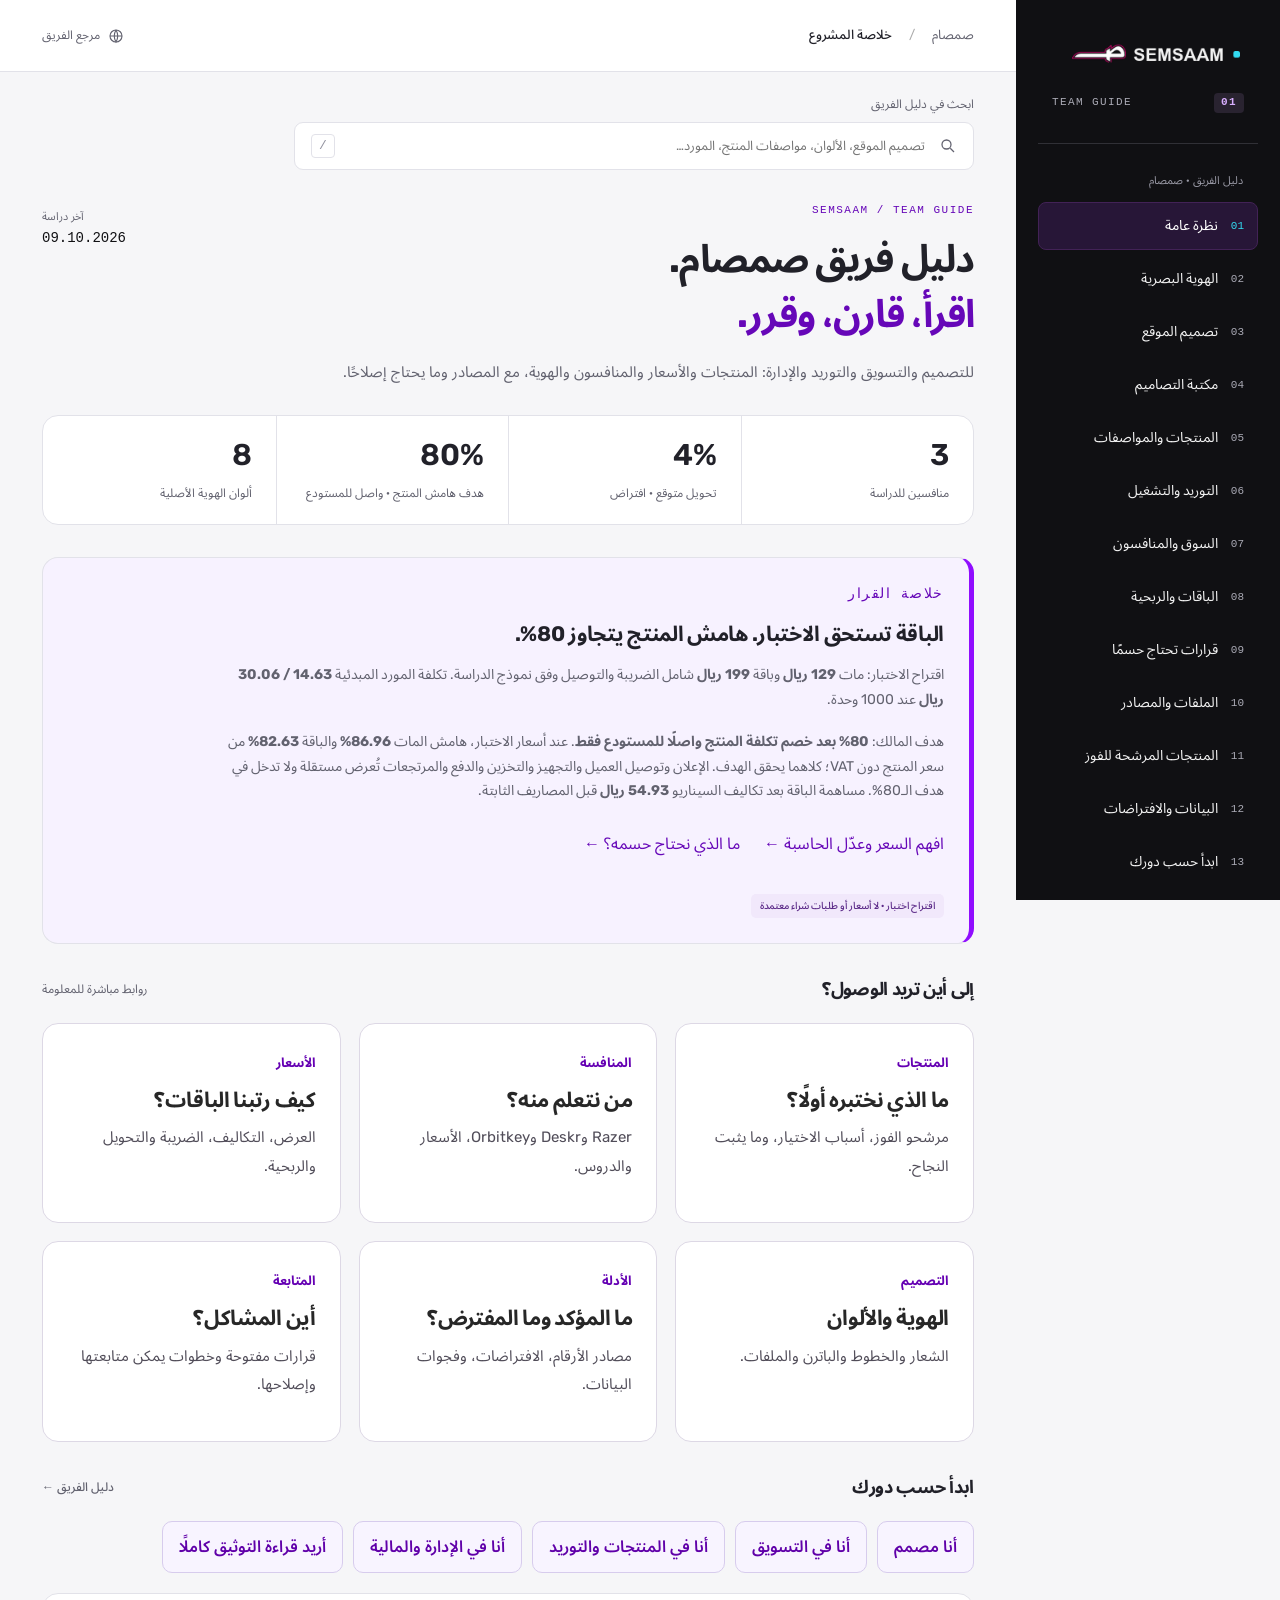
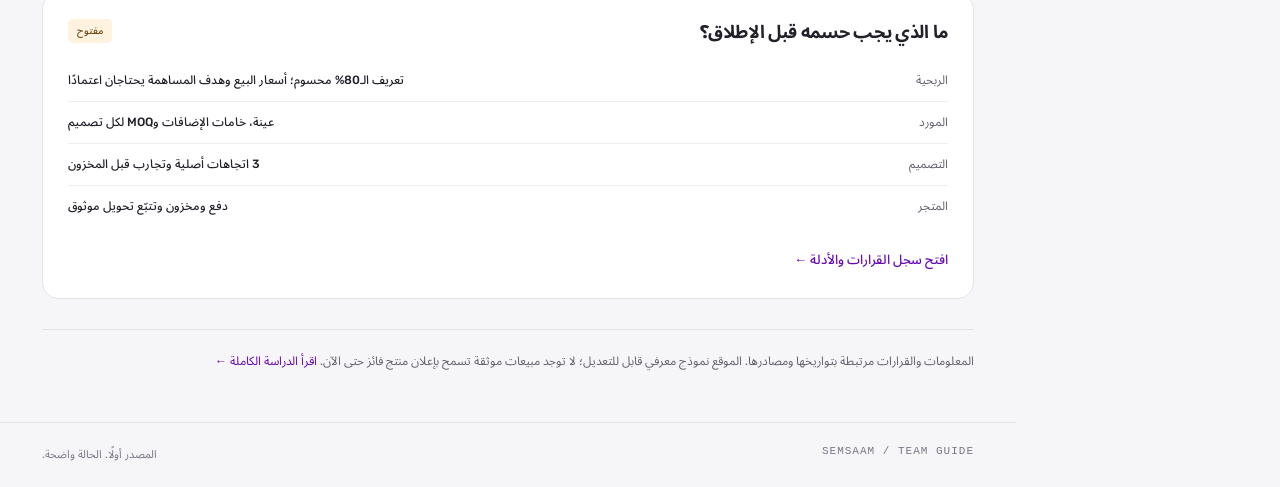
<file: index.html>
<!doctype html>
<html lang="ar" dir="rtl">
<head>
  <meta charset="utf-8"><meta name="viewport" content="width=device-width,initial-scale=1">
  <meta name="robots" content="noindex,nofollow,noarchive,nosnippet,noimageindex">
  <meta name="googlebot" content="noindex,nofollow,noarchive,nosnippet,noimageindex">
  <meta name="referrer" content="no-referrer">
  <title>صمصام | دليل الفريق</title>
  <link rel="icon" href="website/assets/icons/options/favicon-b.svg?v=20261010-b">
  <link rel="stylesheet" href="styles.css"><link rel="stylesheet" href="pricing.css"><script src="app.js" defer></script><script src="pricing.js" defer></script>
<link rel="stylesheet" href="team.css"><script src="team.js" defer></script></head>
<body>
<a class="skip" href="#main">تجاوز إلى المحتوى</a>
<div class="drawer-shade" id="drawer-shade" hidden></div>
<aside class="sidebar" id="sidebar" aria-label="تنقل دليل الفريق">
  <a class="identity" href="#overview"><img src="website/assets/icons/semsaam-header-logo.png" alt="Semsaam" width="210" height="48"><span>TEAM GUIDE <b>01</b></span></a>
  <div class="side-label">دليل الفريق · صمصام</div>
  <nav id="navigation">
    <a href="#overview"><span>01</span>نظرة عامة</a><a href="#brand"><span>02</span>الهوية البصرية</a><a href="#website"><span>03</span>تصميم الموقع</a><a href="#gallery"><span>04</span>مكتبة التصاميم</a><a href="#products"><span>05</span>المنتجات والمواصفات</a><a href="#operations"><span>06</span>التوريد والتشغيل</a><a href="#market"><span>07</span>السوق والمنافسون</a><a href="#pricing"><span>08</span>الباقات والربحية</a><a href="#decisions"><span>09</span>قرارات تحتاج حسمًا</a><a href="#sources"><span>10</span>الملفات والمصادر</a>
  <a href="#winning"><span>11</span>المنتجات المرشحة للفوز</a><a href="#data"><span>12</span>البيانات والافتراضات</a><a href="#team"><span>13</span>ابدأ حسب دورك</a><a href="#library"><span>14</span>التوثيق الكامل</a><a href="designs/index.html"><span>15</span>تصاميم الديسك مات</a></nav>
  <div class="side-bottom"><span class="dot"></span>مرجع المشروع<p>آخر مراجعة للمصادر<br><time datetime="2026-10-09">9 أكتوبر 2026</time></p><a href="downloads/brand.pdf" target="_blank" rel="noopener">دليل الهوية الأصلي ↗</a></div>
</aside>
<div class="workspace">
  <header class="topbar"><button class="menu-button" id="menu-button" aria-label="فتح قائمة الأقسام" aria-expanded="false" aria-controls="sidebar">☰</button><div class="breadcrumb">صمصام <span>/</span> <strong id="current-title">نظرة عامة</strong></div><span class="access-label"><svg viewBox="0 0 24 24" aria-hidden="true"><circle cx="12" cy="12" r="9"/><path d="M3 12h18M12 3a18 18 0 0 1 0 18 18 18 0 0 1 0-18"/></svg>مرجع الفريق</span></header>
  <div class="search-wrap"><label for="search">ابحث في دليل الفريق</label><div class="search-box"><svg viewBox="0 0 24 24" aria-hidden="true"><circle cx="10" cy="10" r="6"/><path d="m15 15 5 5"/></svg><input type="search" id="search" placeholder="تصميم الموقع، الألوان، مواصفات المنتج، المورد…" autocomplete="off"><kbd>/</kbd></div><div id="search-results" class="search-results" hidden aria-live="polite"></div></div>
  <main id="main" tabindex="-1">
    <section id="overview" class="page" data-title="خلاصة المشروع">
  <div class="page-heading"><div><p class="eyebrow">SEMSAAM / TEAM GUIDE</p><h1>دليل فريق صمصام.<br><span>اقرأ، قارن، وقرر.</span></h1><p class="lede">للتصميم والتسويق والتوريد والإدارة: المنتجات والأسعار والمنافسون والهوية، مع المصادر وما يحتاج إصلاحًا.</p></div><span class="version">آخر دراسة<br><b>09.10.2026</b></span></div>
  <div class="metric-grid"><div><b>3</b><span>منافسين للدراسة</span></div><div><b>4%</b><span>تحويل متوقع · افتراض</span></div><div><b>80%</b><span>هدف هامش المنتج · واصل للمستودع</span></div><div><b>8</b><span>ألوان الهوية الأصلية</span></div></div>
  <article class="panel decision-summary"><p class="eyebrow">خلاصة القرار</p><h2>الباقة تستحق الاختبار. هامش المنتج يتجاوز 80%.</h2><p>اقتراح الاختبار: مات <strong>129 ريال</strong> وباقة <strong>199 ريال</strong> شامل الضريبة والتوصيل وفق نموذج الدراسة. تكلفة المورد المبدئية <strong>14.63 / 30.06 ريال</strong> عند 1000 وحدة.</p><p>هدف المالك: <strong>80% بعد خصم تكلفة المنتج واصلًا للمستودع فقط</strong>. عند أسعار الاختبار، هامش المات <strong>86.96%</strong> والباقة <strong>82.63%</strong> من سعر المنتج دون VAT؛ كلاهما يحقق الهدف. الإعلان وتوصيل العميل والتجهيز والتخزين والدفع والمرتجعات تُعرض مستقلة ولا تدخل في هدف الـ80%. مساهمة الباقة بعد تكاليف السيناريو <strong>54.93 ريال</strong> قبل المصاريف الثابتة.</p><div class="market-jump"><a href="#pricing">افهم السعر وعدّل الحاسبة ←</a><a href="#decisions">ما الذي نحتاج حسمه؟ ←</a></div><span class="status specification">اقتراح اختبار · لا أسعار أو طلبات شراء معتمدة</span></article>
  <div class="section-bar"><h2>إلى أين تريد الوصول؟</h2><span>روابط مباشرة للمعلومة</span></div>
  <div class="quick-grid">
    <a href="#winning"><span>المنتجات</span><h2>ما الذي نختبره أولًا؟</h2><p>مرشحو الفوز، أسباب الاختيار، وما يثبت النجاح.</p></a>
    <a href="#market"><span>المنافسة</span><h2>من نتعلم منه؟</h2><p>Razer وDeskr وOrbitkey، الأسعار والدروس.</p></a>
    <a href="#pricing"><span>الأسعار</span><h2>كيف رتبنا الباقات؟</h2><p>العرض، التكاليف، الضريبة والتحويل والربحية.</p></a>
    <a href="#brand"><span>التصميم</span><h2>الهوية والألوان</h2><p>الشعار والخطوط والباترن والملفات.</p></a>
    <a href="#data"><span>الأدلة</span><h2>ما المؤكد وما المفترض؟</h2><p>مصادر الأرقام، الافتراضات، وفجوات البيانات.</p></a>
    <a href="#decisions"><span>المتابعة</span><h2>أين المشاكل؟</h2><p>قرارات مفتوحة وخطوات يمكن متابعتها وإصلاحها.</p></a>
  </div>
  <div class="section-bar"><h2>ابدأ حسب دورك</h2><a class="text-link" href="#team">دليل الفريق ←</a></div>
  <div class="role-links"><a href="#brand">أنا مصمم</a><a href="#market">أنا في التسويق</a><a href="#products">أنا في المنتجات والتوريد</a><a href="#pricing">أنا في الإدارة والمالية</a><a href="#library">أريد قراءة التوثيق كاملًا</a></div>
  <article class="panel"><div class="panel-top"><h2>ما الذي يجب حسمه قبل الإطلاق؟</h2><span class="status prototype">مفتوح</span></div><ul class="fact-list"><li><span>الربحية</span><b>تعريف الـ80% محسوم؛ أسعار البيع وهدف المساهمة يحتاجان اعتمادًا</b></li><li><span>المورد</span><b>عينة، خامات الإضافات وMOQ لكل تصميم</b></li><li><span>التصميم</span><b>3 اتجاهات أصلية وتجارب قبل المخزون</b></li><li><span>المتجر</span><b>دفع ومخزون وتتبّع تحويل موثوق</b></li></ul><a class="text-link" href="#decisions">افتح سجل القرارات والأدلة ←</a></article>
  <div class="provenance">المعلومات والقرارات مرتبطة بتواريخها ومصادرها. الموقع نموذج معرفي قابل للتعديل؛ لا توجد مبيعات موثقة تسمح بإعلان منتج فائز حتى الآن. <a href="#topic-deskmat-market-2026-10-09">اقرأ الدراسة الكاملة ←</a></div>
</section>

    <section id="brand" class="page" data-title="الهوية البصرية">
      <div class="page-heading"><div><p class="eyebrow">02 / BRAND SYSTEM</p><h1>هوية تحمل هيئة السيف.</h1><p class="lede">لوحة الألوان متطابقة بين دليل الهوية وكود الموقع. الشعار الأصلي المرئي محفوظ في الدليل.</p></div><a class="button" href="downloads/brand.pdf" target="_blank" rel="noopener">فتح دليل الهوية ↗</a></div>
      <div class="brand-board"><div class="logo-stage"><img src="website/assets/icons/semsaam-header-logo.png" alt="شعار صمصام الأبيض والاسم اللاتيني" width="420" height="96"><span>السيف الذي لا ينثني</span></div><div class="brand-summary"><span class="status confirmed">مرجع أصلي</span><h2>Semsaam</h2><p>شعار عربي مجرد مع هيئة سيف. يوجد PNG واضح للهيدر وSVG مبسط لأيقونة الموقع.</p><a href="website/assets/icons/semsaam-header-logo.png" download class="button subtle">تحميل شعار الهيدر ↓</a></div></div>
      <article class="panel"><span class="status confirmed">شعار المتجر العربي · 10 أكتوبر 2026</span><h2>صمصام</h2><img src="website/assets/icons/semsaam-logo-ar.svg?v=20261010-original" alt="شعار صمصام العربي" width="360" height="72"><p>علامة الصاد والسيف كاملة من ملف شعار الهيدر الأصلي المستخدم في دليل الفريق، مع الاسم العربي بخط Rubik. لا تُستخدم علامة الفافيكون أو دائرة مضافة في اللوغو.</p><a class="button subtle" href="website/assets/icons/semsaam-logo-ar.svg" download>تحميل SVG العربي ↓</a></article><div class="section-bar"><h2>خيارات أيقونة الموقع · Favicon</h2><span>B مستخدم الآن</span></div>
      <div class="two-col"><article class="panel"><img src="website/assets/icons/options/favicon-a.svg" alt="A: السيف كاملًا بالسماوي على خلفية سوداء" width="96" height="96"><h2>A · السيف كاملًا</h2><p>رمز السيف الأصلي، مائل ليتّسع داخل أيقونة مربعة. مشتق من مسارات دليل الهوية، الصفحة 1.</p><a class="button subtle" href="website/assets/icons/options/favicon-a.svg" download>تحميل A · SVG ↓</a></article><article class="panel"><img src="website/assets/icons/options/favicon-b.svg" alt="B: الرمز المضغوط بالأبيض على خلفية بنفسجية" width="96" height="96"><h2>B · الرمز المضغوط</h2><p>الحرف مع جزء من السيف، أوضح بالحجم الصغير. خيار للـfavicon، وليس تعديلًا للشعار الرئيسي.</p><a class="button subtle" href="website/assets/icons/options/favicon-b.svg" download>تحميل B · SVG ↓</a></article></div>
      <div class="note">الخيار A بالسيف السماوي مركّب الآن كأيقونة المتصفح؛ الخياران محفوظان للمقارنة والتنزيل. <a href="website/ar/favicon-options.html" target="_blank" rel="noopener">شاهد المقارنة بأحجام 16 و32 و48 بكسل ↗</a></div>
      <div class="section-bar"><h2>لوحة الألوان</h2><span>اضغط لنسخ HEX</span></div><div class="swatch-grid">
        <button class="swatch" data-color="#101013"><i style="background:#101013"></i><span>أسود داكن<b>#101013</b></span></button><button class="swatch" data-color="#272727"><i style="background:#272727"></i><span>فحمي<b>#272727</b></span></button><button class="swatch" data-color="#F2F2F2"><i style="background:#F2F2F2"></i><span>أبيض فاتح<b>#F2F2F2</b></span></button><button class="swatch" data-color="#FAE100"><i style="background:#FAE100"></i><span>أصفر<b>#FAE100</b></span></button><button class="swatch" data-color="#900DFF"><i style="background:#900DFF"></i><span>بنفسجي<b>#900DFF</b></span></button><button class="swatch" data-color="#FF0181"><i style="background:#FF0181"></i><span>فوشي<b>#FF0181</b></span></button><button class="swatch" data-color="#A00082"><i style="background:#A00082"></i><span>أرجواني<b>#A00082</b></span></button><button class="swatch" data-color="#32DBF0"><i style="background:#32DBF0"></i><span>سماوي<b>#32DBF0</b></span></button>
      </div>
      <div class="two-col"><article class="panel"><p class="eyebrow">TYPOGRAPHY</p><h2>Rubik · عربي / English</h2><p>الخط موثق في الصفحتين 4 و5 من دليل الهوية. كود الموقع يستخدم أيضًا Noto Sans Arabic. لا توجد ملفات خطوط محلية ضمن الأرشيف الأصلي.</p><div class="type-sample">السيف الذي لا ينثني<br><span dir="ltr">Semsaam. Built for setups.</span></div></article><article class="panel"><p class="eyebrow">PATTERNS</p><h2>ثلاثة اتجاهات بصرية</h2><p>مقبض السيف، خطوط النصل، وشبكة السيوف. يحتوي كود الموقع ملفي SVG محفوظين وقابلين للتنزيل.</p><div class="pattern-links"><a href="website/assets/patterns/sword-lines.svg" download>خطوط السيف ↓</a><a href="website/assets/patterns/sem-sword-grid.svg" download>شبكة السيوف ↓</a></div><a class="text-link" href="#gallery">شاهد تطبيقات الهوية ←</a></article></div>
      <div class="note"><b>قبل الاستخدام النهائي:</b> ملف <code>semsaam-sword.png</code> شفاف بالكامل، و<code>semsaam-wordmark.png</code> قص غير صالح. ملف Vector ماستر للطباعة لم يظهر. الاسم العربي المعتمد صمصام؛ ملفات الأرشيف تحتفظ بتاريخها.</div><div class="provenance">المصادر: دليل الهوية، الصفحات 1–13 + CSS الموقع. <a href="#topic-brand">توثيق الهوية ↓</a></div>
    </section>
    <section id="website" class="page" data-title="تصميم الموقع">
      <div class="page-heading"><div><p class="eyebrow">03 / WEBSITE & FIGMA</p><h1>التصميم الأصلي موجود.</h1><p class="lede">رابط Figma مسترجع من مرجع المشروع، وتم فتحه وحفظ لقطات حديثة بتاريخ 8 أكتوبر 2026.</p></div><a class="button" href="https://www.figma.com/design/g2zn4cpAUMkXmniTzj0Cyp/Semsaam?node-id=0-1" target="_blank" rel="noopener noreferrer">فتح ملف Figma ↗</a></div>
      <div class="design-grid">
        <article class="design-card"><button class="image-button tall-design" data-image="evidence/figma-live-home.png" data-title="الرئيسية · Figma" data-note="home_page · 1440 × 7107 · 33489:911" data-source="Figma · لقطة 8 أكتوبر 2026" aria-label="تكبير تصميم الرئيسية"><img src="evidence/figma-live-home.png" alt="تصميم الرئيسية من Figma" width="487" height="2400" loading="lazy"></button><div><h2>الرئيسية</h2><p dir="ltr">1440 × 7107 · home_page</p><a href="https://www.figma.com/design/g2zn4cpAUMkXmniTzj0Cyp/Semsaam?node-id=33489-911" target="_blank" rel="noopener noreferrer">فتح الصفحة في Figma ↗</a></div></article>
        <article class="design-card"><button class="image-button tall-design" data-image="evidence/figma-live-product-list.png" data-title="قائمة المنتجات · Figma" data-note="Product List · 1440 × 4124 · 33489:1241" data-source="Figma · لقطة 8 أكتوبر 2026" aria-label="تكبير تصميم قائمة المنتجات"><img src="evidence/figma-live-product-list.png" alt="تصميم قائمة المنتجات من Figma" width="839" height="2400" loading="lazy"></button><div><h2>قائمة المنتجات</h2><p dir="ltr">1440 × 4124 · Product List</p><a href="https://www.figma.com/design/g2zn4cpAUMkXmniTzj0Cyp/Semsaam?node-id=33489-1241" target="_blank" rel="noopener noreferrer">فتح الصفحة في Figma ↗</a></div></article>
        <article class="design-card"><button class="image-button tall-design" data-image="evidence/figma-live-product-details.png" data-title="تفاصيل المنتج · Figma" data-note="Product Details · 1440 × 2823 · 33489:2317" data-source="Figma · لقطة 8 أكتوبر 2026" aria-label="تكبير تصميم تفاصيل المنتج"><img src="evidence/figma-live-product-details.png" alt="تصميم تفاصيل المنتج من Figma" width="1225" height="2400" loading="lazy"></button><div><h2>تفاصيل المنتج</h2><p dir="ltr">1440 × 2823 · Product Details</p><a href="https://www.figma.com/design/g2zn4cpAUMkXmniTzj0Cyp/Semsaam?node-id=33489-2317" target="_blank" rel="noopener noreferrer">فتح الصفحة في Figma ↗</a></div></article>
      </div><p class="small">يوجد أيضًا <a href="https://www.figma.com/design/g2zn4cpAUMkXmniTzj0Cyp/Semsaam?node-id=33489-1787" target="_blank" rel="noopener noreferrer">Product List-a ↗</a> بمقاس 1440 × 4079، و<a href="https://www.figma.com/design/g2zn4cpAUMkXmniTzj0Cyp/Semsaam?node-id=33470-797" target="_blank" rel="noopener noreferrer">header ↗</a> بمقاس 1480 × 224. لم يظهر ملف FIG محلي.</p>
      <article class="panel"><span class="status confirmed">مراجعة شاملة · 10 أكتوبر 2026</span><h2>اتساق وأناقة على الهاتف والديسكتوب.</h2><p>شعار عربي، كتالوج موحّد، صور WebP أخف، دليل اختيار وأسئلة قصيرة، وصورة المنتج أولًا على الهاتف. دمج Twilight ورائد خطوة لاحقة.</p><a class="button" href="#topic-storefront-premium-audit">الإصلاحات والأدلة وخطة سلة ←</a></article><div class="section-bar"><h2>جرّب صفحات الموقع</h2><span>HTML / CSS / JavaScript</span></div><div class="preview-links"><article class="panel"><h3>الرئيسية</h3><p>الهيرو، المجموعات، البنرات والمنتجات.</p><a class="button" href="website/ar/index.html" target="_blank" rel="noopener">عربي ↗</a> <a href="website/index.html" target="_blank" rel="noopener">English ↗</a></article><article class="panel"><h3>قائمة المنتجات</h3><p>الفلاتر والفرز وبطاقات المنتجات.</p><a class="button" href="website/ar/product-list.html" target="_blank" rel="noopener">عربي ↗</a> <a href="website/product-list.html" target="_blank" rel="noopener">English ↗</a></article><article class="panel"><h3>تفاصيل المنتج</h3><p>معرض الصور والخامة والحافة والمواصفات قيد الاعتماد.</p><a class="button" href="website/ar/product-details.html" target="_blank" rel="noopener">عربي ↗</a> <a href="website/product-details.html" target="_blank" rel="noopener">English ↗</a></article></div>
      <div class="section-bar"><h2>الرئيسية العربية · تحسين 8 أكتوبر</h2><span>مراجعة جديدة</span></div>
      <div class="two-col"><article class="panel"><span class="status confirmed">تم التحسين</span><h2>قراءة أوضح، وعرض أخف.</h2><ul class="fact-list"><li>Rubik عربي محلي، أحجام متدرجة وسطور أوسع.</li><li>هيرو موبايل يجمع النص والمشهد مع زر رئيسي واحد.</li><li>هيكل متسق مع دليل اختيار وأسئلة وبطاقات للمات والإكسسوارات.</li><li>بحث داخل المعاينة وقائمة موبايل وحركة اختيارية.</li><li>إزالة البيع الشكلي من الرئيسية والكتالوج؛ التشغيل يحتاج سلة.</li></ul><a class="button" href="website/ar/index.html" target="_blank" rel="noopener">افتح الرئيسية المحسّنة ↗</a> <a href="#topic-homepage-ar-audit">قائمة الإصلاحات وخطة سلة ↓</a></article><article class="design-card"><button class="image-button" data-image="gallery/home-ar-after-desktop.png" data-title="الرئيسية العربية المحسّنة" data-note="لقطة جديدة · الخط والمسافات والهيرو · 8 أكتوبر 2026" data-source="storefront/ar/index.html" aria-label="تكبير الرئيسية العربية المحسّنة"><img src="gallery/home-ar-after-desktop.webp" alt="الرئيسية العربية المحسّنة على الديسكتوب" width="820" height="520" loading="lazy"></button><div><h2>قبل وبعد، للديسكتوب والموبايل</h2><p>صور المراجعة الجديدة موجودة في مكتبة التصاميم تحت لقطات المراجعة.</p><a href="#gallery">افتح صور المقارنة ←</a></div></article></div>
      <div class="panel"><span class="status confirmed">مراجعة إضافية · 8 أكتوبر</span><h2>التفاصيل تكمل تجربة الرئيسية.</h2><p>صفحة المنتج العربية تتبع نفس الخط والألوان، وتعرض ثلاث صور وتفاصيل الخامة. قسم الخامة يتضمن فيديو مولدًا عبر ElevenLabs من الصورة المرجعية، بحركة اقتراب هادئة وتشغيل اختياري. استُلم الفيديو من المالك بتاريخ 9 أكتوبر، ورُوجع وضُغط للويب دون صوت؛ يظل معاينة بصرية لا دليل تصنيع.</p><a class="button subtle" href="website/ar/product-details.html#product-specifications" target="_blank" rel="noopener">تفاصيل المنتج ↗</a> <a class="button subtle" href="website/assets/videos/material-beauty-seedance.mp4" download>تحميل فيديو الخامة · نسخة الويب ↓</a> <a href="https://github.com/AhmadS-cell/semsaam-knowledge-base/blob/main/knowledge-base/evidence/material-seedance-original.mp4" target="_blank" rel="noopener">الفيديو الأصلي على GitHub ↗</a> <a href="#topic-homepage-ar-followup">المراجعة وخيارا الأيقونة وحالة الفيديو ↓</a></div>
      <div class="two-col"><article class="panel"><h2>ما يعمل في الواجهة؟</h2><p>تصفح الصفحات، معرض الصور والفلاتر والتبويبات في النموذج المسترجع. الرئيسية وتفاصيل المنتج بالعربية تضيفان بحثًا محليًا وتنقلًا متسقًا، مع تحكم بالحركة في الرئيسية.</p><span class="status prototype">واجهة نموذجية</span></article><article class="panel"><h2>ما يحتاج بناءً؟</h2><p>دمج Twilight وقالب رائد، الدفع والمخزون والحسابات والاشتراك الحقيقي. أزرار السلة والاشتراك في الصفحات المسترجعة ما تزال شكلية؛ حُذفت من الرئيسية وتفاصيل المنتج المحسّنتين.</p><span class="status pending">يحتاج تنفيذًا</span></article></div><div class="note"><b>الجمهور المعتمد للتصميم:</b> محبو الجيمينج والديسك مات وإكسسوارات السيت أب. يبقى كتالوج الإطلاق والأسعار والخامات بحاجة اعتماد؛ تصميم Figma الأوسع يشمل حقائب ومنتجات أخرى.</div><div class="provenance">المصادر: طبقات Figma + صفحات الكود الست + مراجعة الرئيسية العربية. <a href="#topic-website">توثيق الموقع ↓</a></div>
    </section>
    <section id="gallery" class="page" data-title="مكتبة التصاميم">
      <div class="page-heading"><div><p class="eyebrow">04 / VISUAL LIBRARY</p><h1>مكتبة التصاميم والأصول.</h1><p class="lede">صور فعلية من Figma ودليل الهوية وكود الموقع. افتح أي صورة بالحجم الكامل أو نزّل أصلها.</p></div></div>
      <div class="gallery-toolbar"><div class="filter-group" role="group" aria-label="تصنيف المكتبة"><button data-filter="all" aria-pressed="true">الكل</button><button data-filter="design" aria-pressed="false">تصميم الموقع</button><button data-filter="brand" aria-pressed="false">الهوية</button><button data-filter="asset" aria-pressed="false">صور وأصول</button><button data-filter="capture" aria-pressed="false">لقطات المراجعة</button></div><span id="gallery-count" class="small"></span></div><div class="gallery-grid"><article class="asset-card" data-group="design" data-search="الرئيسية · Figma لقطة حديثة من التصميم الأصلي، 8 أكتوبر 2026. Figma · home_page · 33489:911"><button class="image-button" data-image="gallery/figma-home.png" data-title="الرئيسية · Figma" data-note="لقطة حديثة من التصميم الأصلي، 8 أكتوبر 2026." data-source="Figma · home_page · 33489:911" aria-label="تكبير الرئيسية · Figma"><img src="gallery/figma-home.webp" alt="الرئيسية · Figma" width="820" height="520" loading="lazy"></button><div class="asset-info"><h3>الرئيسية · Figma</h3><p>لقطة حديثة من التصميم الأصلي، 8 أكتوبر 2026.</p><a href="gallery/figma-home.png" download>تحميل الصورة الأصلية <span aria-hidden="true">↓</span></a></div></article>
<article class="asset-card" data-group="design" data-search="قائمة المنتجات · Figma الفلاتر والبطاقات والتصنيفات في المرجع الأصلي. Figma · Product List · 33489:1241"><button class="image-button" data-image="gallery/figma-list.png" data-title="قائمة المنتجات · Figma" data-note="الفلاتر والبطاقات والتصنيفات في المرجع الأصلي." data-source="Figma · Product List · 33489:1241" aria-label="تكبير قائمة المنتجات · Figma"><img src="gallery/figma-list.webp" alt="قائمة المنتجات · Figma" width="820" height="520" loading="lazy"></button><div class="asset-info"><h3>قائمة المنتجات · Figma</h3><p>الفلاتر والبطاقات والتصنيفات في المرجع الأصلي.</p><a href="gallery/figma-list.png" download>تحميل الصورة الأصلية <span aria-hidden="true">↓</span></a></div></article>
<article class="asset-card" data-group="design" data-search="تفاصيل المنتج · Figma معرض المنتج والمقاسات والألوان والتبويبات. Figma · Product Details · 33489:2317"><button class="image-button" data-image="gallery/figma-detail.png" data-title="تفاصيل المنتج · Figma" data-note="معرض المنتج والمقاسات والألوان والتبويبات." data-source="Figma · Product Details · 33489:2317" aria-label="تكبير تفاصيل المنتج · Figma"><img src="gallery/figma-detail.webp" alt="تفاصيل المنتج · Figma" width="820" height="520" loading="lazy"></button><div class="asset-info"><h3>تفاصيل المنتج · Figma</h3><p>معرض المنتج والمقاسات والألوان والتبويبات.</p><a href="gallery/figma-detail.png" download>تحميل الصورة الأصلية <span aria-hidden="true">↓</span></a></div></article>
<article class="asset-card" data-group="brand" data-search="الشعار والاسم صفحة من دليل الهوية الأصلي؛ تطبيق بصري لا يثبت إنتاج المنتج. Semsaam Brand Palette.pdf · p1"><button class="image-button" data-image="gallery/brand-01.png" data-title="الشعار والاسم" data-note="صفحة من دليل الهوية الأصلي؛ تطبيق بصري لا يثبت إنتاج المنتج." data-source="Semsaam Brand Palette.pdf · p1" aria-label="تكبير الشعار والاسم"><img src="gallery/brand-01.webp" alt="الشعار والاسم" width="820" height="520" loading="lazy"></button><div class="asset-info"><h3>الشعار والاسم</h3><p>صفحة من دليل الهوية الأصلي؛ تطبيق بصري لا يثبت إنتاج المنتج.</p><a href="gallery/brand-01.png" download>تحميل الصورة الأصلية <span aria-hidden="true">↓</span></a></div></article>
<article class="asset-card" data-group="brand" data-search="لوحة الألوان صفحة من دليل الهوية الأصلي؛ تطبيق بصري لا يثبت إنتاج المنتج. Semsaam Brand Palette.pdf · p3"><button class="image-button" data-image="gallery/brand-03.png" data-title="لوحة الألوان" data-note="صفحة من دليل الهوية الأصلي؛ تطبيق بصري لا يثبت إنتاج المنتج." data-source="Semsaam Brand Palette.pdf · p3" aria-label="تكبير لوحة الألوان"><img src="gallery/brand-03.webp" alt="لوحة الألوان" width="820" height="520" loading="lazy"></button><div class="asset-info"><h3>لوحة الألوان</h3><p>صفحة من دليل الهوية الأصلي؛ تطبيق بصري لا يثبت إنتاج المنتج.</p><a href="gallery/brand-03.png" download>تحميل الصورة الأصلية <span aria-hidden="true">↓</span></a></div></article>
<article class="asset-card" data-group="brand" data-search="Rubik · العربية صفحة من دليل الهوية الأصلي؛ تطبيق بصري لا يثبت إنتاج المنتج. Semsaam Brand Palette.pdf · p4"><button class="image-button" data-image="gallery/brand-04.png" data-title="Rubik · العربية" data-note="صفحة من دليل الهوية الأصلي؛ تطبيق بصري لا يثبت إنتاج المنتج." data-source="Semsaam Brand Palette.pdf · p4" aria-label="تكبير Rubik · العربية"><img src="gallery/brand-04.webp" alt="Rubik · العربية" width="820" height="520" loading="lazy"></button><div class="asset-info"><h3>Rubik · العربية</h3><p>صفحة من دليل الهوية الأصلي؛ تطبيق بصري لا يثبت إنتاج المنتج.</p><a href="gallery/brand-04.png" download>تحميل الصورة الأصلية <span aria-hidden="true">↓</span></a></div></article>
<article class="asset-card" data-group="brand" data-search="Rubik · الإنجليزية صفحة من دليل الهوية الأصلي؛ تطبيق بصري لا يثبت إنتاج المنتج. Semsaam Brand Palette.pdf · p5"><button class="image-button" data-image="gallery/brand-05.png" data-title="Rubik · الإنجليزية" data-note="صفحة من دليل الهوية الأصلي؛ تطبيق بصري لا يثبت إنتاج المنتج." data-source="Semsaam Brand Palette.pdf · p5" aria-label="تكبير Rubik · الإنجليزية"><img src="gallery/brand-05.webp" alt="Rubik · الإنجليزية" width="820" height="520" loading="lazy"></button><div class="asset-info"><h3>Rubik · الإنجليزية</h3><p>صفحة من دليل الهوية الأصلي؛ تطبيق بصري لا يثبت إنتاج المنتج.</p><a href="gallery/brand-05.png" download>تحميل الصورة الأصلية <span aria-hidden="true">↓</span></a></div></article>
<article class="asset-card" data-group="brand" data-search="باترن الهوية · 01 صفحة من دليل الهوية الأصلي؛ تطبيق بصري لا يثبت إنتاج المنتج. Semsaam Brand Palette.pdf · p6"><button class="image-button" data-image="gallery/brand-06.png" data-title="باترن الهوية · 01" data-note="صفحة من دليل الهوية الأصلي؛ تطبيق بصري لا يثبت إنتاج المنتج." data-source="Semsaam Brand Palette.pdf · p6" aria-label="تكبير باترن الهوية · 01"><img src="gallery/brand-06.webp" alt="باترن الهوية · 01" width="820" height="520" loading="lazy"></button><div class="asset-info"><h3>باترن الهوية · 01</h3><p>صفحة من دليل الهوية الأصلي؛ تطبيق بصري لا يثبت إنتاج المنتج.</p><a href="gallery/brand-06.png" download>تحميل الصورة الأصلية <span aria-hidden="true">↓</span></a></div></article>
<article class="asset-card" data-group="brand" data-search="باترن الهوية · 02 صفحة من دليل الهوية الأصلي؛ تطبيق بصري لا يثبت إنتاج المنتج. Semsaam Brand Palette.pdf · p7"><button class="image-button" data-image="gallery/brand-07.png" data-title="باترن الهوية · 02" data-note="صفحة من دليل الهوية الأصلي؛ تطبيق بصري لا يثبت إنتاج المنتج." data-source="Semsaam Brand Palette.pdf · p7" aria-label="تكبير باترن الهوية · 02"><img src="gallery/brand-07.webp" alt="باترن الهوية · 02" width="820" height="520" loading="lazy"></button><div class="asset-info"><h3>باترن الهوية · 02</h3><p>صفحة من دليل الهوية الأصلي؛ تطبيق بصري لا يثبت إنتاج المنتج.</p><a href="gallery/brand-07.png" download>تحميل الصورة الأصلية <span aria-hidden="true">↓</span></a></div></article>
<article class="asset-card" data-group="brand" data-search="باترن الهوية · 03 صفحة من دليل الهوية الأصلي؛ تطبيق بصري لا يثبت إنتاج المنتج. Semsaam Brand Palette.pdf · p8"><button class="image-button" data-image="gallery/brand-08.png" data-title="باترن الهوية · 03" data-note="صفحة من دليل الهوية الأصلي؛ تطبيق بصري لا يثبت إنتاج المنتج." data-source="Semsaam Brand Palette.pdf · p8" aria-label="تكبير باترن الهوية · 03"><img src="gallery/brand-08.webp" alt="باترن الهوية · 03" width="820" height="520" loading="lazy"></button><div class="asset-info"><h3>باترن الهوية · 03</h3><p>صفحة من دليل الهوية الأصلي؛ تطبيق بصري لا يثبت إنتاج المنتج.</p><a href="gallery/brand-08.png" download>تحميل الصورة الأصلية <span aria-hidden="true">↓</span></a></div></article>
<article class="asset-card" data-group="brand" data-search="تطبيق الهوية · سيت أب صفحة من دليل الهوية الأصلي؛ تطبيق بصري لا يثبت إنتاج المنتج. Semsaam Brand Palette.pdf · p9"><button class="image-button" data-image="gallery/brand-09.png" data-title="تطبيق الهوية · سيت أب" data-note="صفحة من دليل الهوية الأصلي؛ تطبيق بصري لا يثبت إنتاج المنتج." data-source="Semsaam Brand Palette.pdf · p9" aria-label="تكبير تطبيق الهوية · سيت أب"><img src="gallery/brand-09.webp" alt="تطبيق الهوية · سيت أب" width="820" height="520" loading="lazy"></button><div class="asset-info"><h3>تطبيق الهوية · سيت أب</h3><p>صفحة من دليل الهوية الأصلي؛ تطبيق بصري لا يثبت إنتاج المنتج.</p><a href="gallery/brand-09.png" download>تحميل الصورة الأصلية <span aria-hidden="true">↓</span></a></div></article>
<article class="asset-card" data-group="brand" data-search="تطبيق الهوية · جراب صفحة من دليل الهوية الأصلي؛ تطبيق بصري لا يثبت إنتاج المنتج. Semsaam Brand Palette.pdf · p11"><button class="image-button" data-image="gallery/brand-11.png" data-title="تطبيق الهوية · جراب" data-note="صفحة من دليل الهوية الأصلي؛ تطبيق بصري لا يثبت إنتاج المنتج." data-source="Semsaam Brand Palette.pdf · p11" aria-label="تكبير تطبيق الهوية · جراب"><img src="gallery/brand-11.webp" alt="تطبيق الهوية · جراب" width="820" height="520" loading="lazy"></button><div class="asset-info"><h3>تطبيق الهوية · جراب</h3><p>صفحة من دليل الهوية الأصلي؛ تطبيق بصري لا يثبت إنتاج المنتج.</p><a href="gallery/brand-11.png" download>تحميل الصورة الأصلية <span aria-hidden="true">↓</span></a></div></article>
<article class="asset-card" data-group="brand" data-search="تطبيق الهوية · ديسك مات صفحة من دليل الهوية الأصلي؛ تطبيق بصري لا يثبت إنتاج المنتج. Semsaam Brand Palette.pdf · p13"><button class="image-button" data-image="gallery/brand-13.png" data-title="تطبيق الهوية · ديسك مات" data-note="صفحة من دليل الهوية الأصلي؛ تطبيق بصري لا يثبت إنتاج المنتج." data-source="Semsaam Brand Palette.pdf · p13" aria-label="تكبير تطبيق الهوية · ديسك مات"><img src="gallery/brand-13.webp" alt="تطبيق الهوية · ديسك مات" width="820" height="520" loading="lazy"></button><div class="asset-info"><h3>تطبيق الهوية · ديسك مات</h3><p>صفحة من دليل الهوية الأصلي؛ تطبيق بصري لا يثبت إنتاج المنتج.</p><a href="gallery/brand-13.png" download>تحميل الصورة الأصلية <span aria-hidden="true">↓</span></a></div></article>
<article class="asset-card" data-group="asset" data-search="هيرو الموقع أصل مسترجع مستخدم في نسخة الموقع؛ قد يكون رسمًا توضيحيًا. assets/images/figma-hero-visual.jpg"><button class="image-button" data-image="gallery/figma-hero-visual.jpg" data-title="هيرو الموقع" data-note="أصل مسترجع مستخدم في نسخة الموقع؛ قد يكون رسمًا توضيحيًا." data-source="assets/images/figma-hero-visual.jpg" aria-label="تكبير هيرو الموقع"><img src="gallery/figma-hero-visual.webp" alt="هيرو الموقع" width="820" height="520" loading="lazy"></button><div class="asset-info"><h3>هيرو الموقع</h3><p>أصل مسترجع مستخدم في نسخة الموقع؛ قد يكون رسمًا توضيحيًا.</p><a href="gallery/figma-hero-visual.jpg" download>تحميل الصورة الأصلية <span aria-hidden="true">↓</span></a></div></article>
<article class="asset-card" data-group="asset" data-search="بنر الطلب المسبق أصل مسترجع مستخدم في نسخة الموقع؛ قد يكون رسمًا توضيحيًا. assets/images/figma-preorder-bg.jpg"><button class="image-button" data-image="gallery/figma-preorder-bg.jpg" data-title="بنر الطلب المسبق" data-note="أصل مسترجع مستخدم في نسخة الموقع؛ قد يكون رسمًا توضيحيًا." data-source="assets/images/figma-preorder-bg.jpg" aria-label="تكبير بنر الطلب المسبق"><img src="gallery/figma-preorder-bg.webp" alt="بنر الطلب المسبق" width="820" height="520" loading="lazy"></button><div class="asset-info"><h3>بنر الطلب المسبق</h3><p>أصل مسترجع مستخدم في نسخة الموقع؛ قد يكون رسمًا توضيحيًا.</p><a href="gallery/figma-preorder-bg.jpg" download>تحميل الصورة الأصلية <span aria-hidden="true">↓</span></a></div></article>
<article class="asset-card" data-group="asset" data-search="ترويج جراب اللابتوب أصل مسترجع مستخدم في نسخة الموقع؛ قد يكون رسمًا توضيحيًا. assets/images/figma-laptop-promo.jpg"><button class="image-button" data-image="gallery/figma-laptop-promo.jpg" data-title="ترويج جراب اللابتوب" data-note="أصل مسترجع مستخدم في نسخة الموقع؛ قد يكون رسمًا توضيحيًا." data-source="assets/images/figma-laptop-promo.jpg" aria-label="تكبير ترويج جراب اللابتوب"><img src="gallery/figma-laptop-promo.webp" alt="ترويج جراب اللابتوب" width="820" height="520" loading="lazy"></button><div class="asset-info"><h3>ترويج جراب اللابتوب</h3><p>أصل مسترجع مستخدم في نسخة الموقع؛ قد يكون رسمًا توضيحيًا.</p><a href="gallery/figma-laptop-promo.jpg" download>تحميل الصورة الأصلية <span aria-hidden="true">↓</span></a></div></article>
<article class="asset-card" data-group="asset" data-search="مقارنة السماكات أصل مسترجع مستخدم في نسخة الموقع؛ قد يكون رسمًا توضيحيًا. assets/images/figma-thickness-promo.jpg"><button class="image-button" data-image="gallery/figma-thickness-promo.jpg" data-title="مقارنة السماكات" data-note="أصل مسترجع مستخدم في نسخة الموقع؛ قد يكون رسمًا توضيحيًا." data-source="assets/images/figma-thickness-promo.jpg" aria-label="تكبير مقارنة السماكات"><img src="gallery/figma-thickness-promo.webp" alt="مقارنة السماكات" width="820" height="520" loading="lazy"></button><div class="asset-info"><h3>مقارنة السماكات</h3><p>أصل مسترجع مستخدم في نسخة الموقع؛ قد يكون رسمًا توضيحيًا.</p><a href="gallery/figma-thickness-promo.jpg" download>تحميل الصورة الأصلية <span aria-hidden="true">↓</span></a></div></article>
<article class="asset-card" data-group="asset" data-search="ديسك مات · صورة الكود أصل مسترجع مستخدم في نسخة الموقع؛ قد يكون رسمًا توضيحيًا. assets/images/product-desk-mat-standard.jpg"><button class="image-button" data-image="gallery/product-desk-mat-standard.jpg" data-title="ديسك مات · صورة الكود" data-note="أصل مسترجع مستخدم في نسخة الموقع؛ قد يكون رسمًا توضيحيًا." data-source="assets/images/product-desk-mat-standard.jpg" aria-label="تكبير ديسك مات · صورة الكود"><img src="gallery/product-desk-mat-standard.webp" alt="ديسك مات · صورة الكود" width="820" height="520" loading="lazy"></button><div class="asset-info"><h3>ديسك مات · صورة الكود</h3><p>أصل مسترجع مستخدم في نسخة الموقع؛ قد يكون رسمًا توضيحيًا.</p><a href="gallery/product-desk-mat-standard.jpg" download>تحميل الصورة الأصلية <span aria-hidden="true">↓</span></a></div></article>
<article class="asset-card" data-group="asset" data-search="Pro Control · صورة الكود أصل مسترجع مستخدم في نسخة الموقع؛ قد يكون رسمًا توضيحيًا. assets/images/product-pro-control.jpg"><button class="image-button" data-image="gallery/product-pro-control.jpg" data-title="Pro Control · صورة الكود" data-note="أصل مسترجع مستخدم في نسخة الموقع؛ قد يكون رسمًا توضيحيًا." data-source="assets/images/product-pro-control.jpg" aria-label="تكبير Pro Control · صورة الكود"><img src="gallery/product-pro-control.webp" alt="Pro Control · صورة الكود" width="820" height="520" loading="lazy"></button><div class="asset-info"><h3>Pro Control · صورة الكود</h3><p>أصل مسترجع مستخدم في نسخة الموقع؛ قد يكون رسمًا توضيحيًا.</p><a href="gallery/product-pro-control.jpg" download>تحميل الصورة الأصلية <span aria-hidden="true">↓</span></a></div></article>
<article class="asset-card" data-group="asset" data-search="مسند المعصم · صورة الكود أصل مسترجع مستخدم في نسخة الموقع؛ قد يكون رسمًا توضيحيًا. assets/images/product-comfort-rest.jpg"><button class="image-button" data-image="gallery/product-comfort-rest.jpg" data-title="مسند المعصم · صورة الكود" data-note="أصل مسترجع مستخدم في نسخة الموقع؛ قد يكون رسمًا توضيحيًا." data-source="assets/images/product-comfort-rest.jpg" aria-label="تكبير مسند المعصم · صورة الكود"><img src="gallery/product-comfort-rest.webp" alt="مسند المعصم · صورة الكود" width="820" height="520" loading="lazy"></button><div class="asset-info"><h3>مسند المعصم · صورة الكود</h3><p>أصل مسترجع مستخدم في نسخة الموقع؛ قد يكون رسمًا توضيحيًا.</p><a href="gallery/product-comfort-rest.jpg" download>تحميل الصورة الأصلية <span aria-hidden="true">↓</span></a></div></article>
<article class="asset-card" data-group="asset" data-search="كيت العناية · صورة الكود أصل مسترجع مستخدم في نسخة الموقع؛ قد يكون رسمًا توضيحيًا. assets/images/product-care-kit.jpg"><button class="image-button" data-image="gallery/product-care-kit.jpg" data-title="كيت العناية · صورة الكود" data-note="أصل مسترجع مستخدم في نسخة الموقع؛ قد يكون رسمًا توضيحيًا." data-source="assets/images/product-care-kit.jpg" aria-label="تكبير كيت العناية · صورة الكود"><img src="gallery/product-care-kit.webp" alt="كيت العناية · صورة الكود" width="820" height="520" loading="lazy"></button><div class="asset-info"><h3>كيت العناية · صورة الكود</h3><p>أصل مسترجع مستخدم في نسخة الموقع؛ قد يكون رسمًا توضيحيًا.</p><a href="gallery/product-care-kit.jpg" download>تحميل الصورة الأصلية <span aria-hidden="true">↓</span></a></div></article>
<article class="asset-card" data-group="asset" data-search="تكوين الباقة · صورة الكود أصل مسترجع مستخدم في نسخة الموقع؛ قد يكون رسمًا توضيحيًا. assets/images/product-bundle-setup.jpg"><button class="image-button" data-image="gallery/product-bundle-setup.jpg" data-title="تكوين الباقة · صورة الكود" data-note="أصل مسترجع مستخدم في نسخة الموقع؛ قد يكون رسمًا توضيحيًا." data-source="assets/images/product-bundle-setup.jpg" aria-label="تكبير تكوين الباقة · صورة الكود"><img src="gallery/product-bundle-setup.webp" alt="تكوين الباقة · صورة الكود" width="820" height="520" loading="lazy"></button><div class="asset-info"><h3>تكوين الباقة · صورة الكود</h3><p>أصل مسترجع مستخدم في نسخة الموقع؛ قد يكون رسمًا توضيحيًا.</p><a href="gallery/product-bundle-setup.jpg" download>تحميل الصورة الأصلية <span aria-hidden="true">↓</span></a></div></article>
<article class="asset-card" data-group="asset" data-search="مسند المعصم · هيرو أصل مسترجع مستخدم في نسخة الموقع؛ قد يكون رسمًا توضيحيًا. assets/images/hero-comfort-rest-live.png"><button class="image-button" data-image="gallery/hero-comfort-rest-live.png" data-title="مسند المعصم · هيرو" data-note="أصل مسترجع مستخدم في نسخة الموقع؛ قد يكون رسمًا توضيحيًا." data-source="assets/images/hero-comfort-rest-live.png" aria-label="تكبير مسند المعصم · هيرو"><img src="gallery/hero-comfort-rest-live.webp" alt="مسند المعصم · هيرو" width="820" height="520" loading="lazy"></button><div class="asset-info"><h3>مسند المعصم · هيرو</h3><p>أصل مسترجع مستخدم في نسخة الموقع؛ قد يكون رسمًا توضيحيًا.</p><a href="gallery/hero-comfort-rest-live.png" download>تحميل الصورة الأصلية <span aria-hidden="true">↓</span></a></div></article>
<article class="asset-card" data-group="capture" data-search="مراجعة الموقع · ديسكتوب لقطة QA تاريخية مسترجعة، وليست اختبارًا جديدًا. tmp/homepage-audit/05-desktop-top-reset.png"><button class="image-button" data-image="gallery/05-desktop-top-reset.png" data-title="مراجعة الموقع · ديسكتوب" data-note="لقطة QA تاريخية مسترجعة، وليست اختبارًا جديدًا." data-source="tmp/homepage-audit/05-desktop-top-reset.png" aria-label="تكبير مراجعة الموقع · ديسكتوب"><img src="gallery/05-desktop-top-reset.webp" alt="مراجعة الموقع · ديسكتوب" width="820" height="520" loading="lazy"></button><div class="asset-info"><h3>مراجعة الموقع · ديسكتوب</h3><p>لقطة QA تاريخية مسترجعة، وليست اختبارًا جديدًا.</p><a href="gallery/05-desktop-top-reset.png" download>تحميل الصورة الأصلية <span aria-hidden="true">↓</span></a></div></article>
<article class="asset-card" data-group="capture" data-search="مراجعة الموقع · موبايل لقطة QA تاريخية مسترجعة، وليست اختبارًا جديدًا. tmp/homepage-audit/01-mobile-top.png"><button class="image-button" data-image="gallery/01-mobile-top.png" data-title="مراجعة الموقع · موبايل" data-note="لقطة QA تاريخية مسترجعة، وليست اختبارًا جديدًا." data-source="tmp/homepage-audit/01-mobile-top.png" aria-label="تكبير مراجعة الموقع · موبايل"><img src="gallery/01-mobile-top.webp" alt="مراجعة الموقع · موبايل" width="820" height="520" loading="lazy"></button><div class="asset-info"><h3>مراجعة الموقع · موبايل</h3><p>لقطة QA تاريخية مسترجعة، وليست اختبارًا جديدًا.</p><a href="gallery/01-mobile-top.png" download>تحميل الصورة الأصلية <span aria-hidden="true">↓</span></a></div></article>
<article class="asset-card" data-group="capture" data-search="الرئيسية قبل التحسين · ديسكتوب مراجعة جديدة للرئيسية العربية · 8 أكتوبر 2026. knowledge-base/qa/home-ar-2026-10-08/before-desktop.png"><button class="image-button" data-image="gallery/home-ar-before-desktop.png" data-title="الرئيسية قبل التحسين · ديسكتوب" data-note="مراجعة جديدة للرئيسية العربية · 8 أكتوبر 2026." data-source="knowledge-base/qa/home-ar-2026-10-08/before-desktop.png" aria-label="تكبير الرئيسية قبل التحسين · ديسكتوب"><img src="gallery/home-ar-before-desktop.webp" alt="الرئيسية قبل التحسين · ديسكتوب" width="820" height="520" loading="lazy"></button><div class="asset-info"><h3>الرئيسية قبل التحسين · ديسكتوب</h3><p>مراجعة جديدة للرئيسية العربية · 8 أكتوبر 2026.</p><a href="gallery/home-ar-before-desktop.png" download>تحميل الصورة الأصلية <span aria-hidden="true">↓</span></a></div></article>
<article class="asset-card" data-group="capture" data-search="الرئيسية المحسّنة · ديسكتوب مراجعة جديدة للرئيسية العربية · 8 أكتوبر 2026. knowledge-base/qa/home-ar-2026-10-08/after-desktop.png"><button class="image-button" data-image="gallery/home-ar-after-desktop.png" data-title="الرئيسية المحسّنة · ديسكتوب" data-note="مراجعة جديدة للرئيسية العربية · 8 أكتوبر 2026." data-source="knowledge-base/qa/home-ar-2026-10-08/after-desktop.png" aria-label="تكبير الرئيسية المحسّنة · ديسكتوب"><img src="gallery/home-ar-after-desktop.webp" alt="الرئيسية المحسّنة · ديسكتوب" width="820" height="520" loading="lazy"></button><div class="asset-info"><h3>الرئيسية المحسّنة · ديسكتوب</h3><p>مراجعة جديدة للرئيسية العربية · 8 أكتوبر 2026.</p><a href="gallery/home-ar-after-desktop.png" download>تحميل الصورة الأصلية <span aria-hidden="true">↓</span></a></div></article>
<article class="asset-card" data-group="capture" data-search="الرئيسية قبل التحسين · موبايل مراجعة جديدة للرئيسية العربية · 8 أكتوبر 2026. knowledge-base/qa/home-ar-2026-10-08/before-mobile.png"><button class="image-button" data-image="gallery/home-ar-before-mobile.png" data-title="الرئيسية قبل التحسين · موبايل" data-note="مراجعة جديدة للرئيسية العربية · 8 أكتوبر 2026." data-source="knowledge-base/qa/home-ar-2026-10-08/before-mobile.png" aria-label="تكبير الرئيسية قبل التحسين · موبايل"><img src="gallery/home-ar-before-mobile.webp" alt="الرئيسية قبل التحسين · موبايل" width="820" height="520" loading="lazy"></button><div class="asset-info"><h3>الرئيسية قبل التحسين · موبايل</h3><p>مراجعة جديدة للرئيسية العربية · 8 أكتوبر 2026.</p><a href="gallery/home-ar-before-mobile.png" download>تحميل الصورة الأصلية <span aria-hidden="true">↓</span></a></div></article>
<article class="asset-card" data-group="capture" data-search="الرئيسية المحسّنة · موبايل مراجعة جديدة للرئيسية العربية · 8 أكتوبر 2026. knowledge-base/qa/home-ar-2026-10-08/after-mobile.png"><button class="image-button" data-image="gallery/home-ar-after-mobile.png" data-title="الرئيسية المحسّنة · موبايل" data-note="مراجعة جديدة للرئيسية العربية · 8 أكتوبر 2026." data-source="knowledge-base/qa/home-ar-2026-10-08/after-mobile.png" aria-label="تكبير الرئيسية المحسّنة · موبايل"><img src="gallery/home-ar-after-mobile.webp" alt="الرئيسية المحسّنة · موبايل" width="820" height="520" loading="lazy"></button><div class="asset-info"><h3>الرئيسية المحسّنة · موبايل</h3><p>مراجعة جديدة للرئيسية العربية · 8 أكتوبر 2026.</p><a href="gallery/home-ar-after-mobile.png" download>تحميل الصورة الأصلية <span aria-hidden="true">↓</span></a></div></article></div><div class="provenance">كل بطاقة تحمل نوعها وتاريخها ومصدرها. توجد لقطات تاريخية ولقطات مراجعة جديدة؛ تطبيقات الهوية ورسومات المنتجات لا تثبت إنتاجها أو بيعها.</div>
    </section>
    <section id="products" class="page" data-title="المنتجات والمواصفات">
      <div class="page-heading"><div><p class="eyebrow">05 / PRODUCTS & SPECIFICATIONS</p><h1>من التصميم إلى التصنيع.</h1><p class="lede">مواصفات طلب عروض وعينات، وأسعار عرض داخل الواجهة. الحالة مكتوبة بجانب كل مجموعة.</p></div><a class="button" href="downloads/desk-mat-spec.pdf" target="_blank" rel="noopener">مواصفات المصنع ↗</a></div>
      <div class="product-focus"><img src="website/assets/images/product-desk-mat-standard.jpg" alt="الرسم التوضيحي للديسك مات في كود الموقع" width="1400" height="900" loading="lazy"><div><span class="status specification">مواصفات مطلوبة · يوليو 2026</span><h2 dir="ltr">PGM-9040-4MM</h2><p class="dimension" dir="ltr">900 × 400 × 4 mm</p><p>سطح قماشي، قاعدة مطاط مانعة للانزلاق، حواف سوداء مخيطة. نسخة الإطلاق دون RGB أو إلكترونيات.</p><dl><dt>ملف الطباعة</dt><dd dir="ltr">920 × 420 mm · 10 mm bleed</dd><dt>قبل الإنتاج</dt><dd>Mockup + عينة مطبوعة</dd><dt>نسخة Pro</dt><dd>رغوة SlimFlex أو PORON-style أو PU بحسب العرض والعينة؛ الخامة النهائية لم تُعتمد هنا.</dd></dl></div></div>
      <div class="two-col"><article class="panel"><h2>Comfort Rest Set</h2><p>Memory Foam بسطح Lycra؛ مسند كيبورد ومسند ماوس. سعر إضافة مقترح +49 إلى +59 ريال، مع خيار مسند كيبورد وحده.</p><span class="status specification">Factory Brief v1.1</span></article><article class="panel"><h2>Dry Care Kit</h2><p>كيت جاف دون سوائل؛ فرشاة ورأس سيليكون وإسفنجة وأداة نزع أزرار وقطعة Microfiber. سعر إضافة مقترح +19 إلى +29 ريال.</p><span class="status specification">Factory Brief v1.1</span></article></div>
      <div class="section-bar"><h2>الأسعار الظاهرة في كود الموقع</h2><span class="status prototype">بيانات تصميم</span></div><div class="table-wrap"><table><thead><tr><th scope="col">المنتج</th><th scope="col">السعر · SAR</th><th scope="col">الحالة</th></tr></thead><tbody><tr><td>Premium Printed Desk Mat</td><td>345</td><td>سعر داخل النموذج</td></tr><tr><td>Pro Control Performance Mat</td><td>395</td><td>سعر داخل النموذج</td></tr><tr><td>Comfort Rest Set</td><td>59</td><td>سعر داخل النموذج</td></tr><tr><td>Dry Care Kit</td><td>29</td><td>سعر داخل النموذج</td></tr><tr><td>Desktop Mate Bundle</td><td>409</td><td>سعر داخل النموذج</td></tr><tr><td>Keyboard Rest Pro</td><td>49</td><td>سعر داخل النموذج</td></tr></tbody></table></div><div class="note">هذه البطاقات لا تثبت SKUs فعالة أو مخزونًا أو مبيعات. التقييمات 4.4–4.8 ونصوص المراجعات ثابتة بلا مصدر عملاء موثق.</div><p>ألوان المنتجات المقترحة: أسود <code>#111111</code> ورملي <code>#DAC2A0</code>، مع توزيع إطلاق مقترح 70% / 30%. الزيتوني <code>#32453B</code> لإصدار لاحق. هذه ألوان منتجات منفصلة عن لوحة الهوية.</p><div class="provenance">المصادر: مواصفات الديسك مات v2، Brief الإضافات v1.1، وبطاقات الكود. <a href="downloads/addons-brief.pdf" target="_blank" rel="noopener">مواصفات الإضافات ↗</a> · <a href="#topic-products">التوثيق ↓</a></div>
    </section>
    <section id="operations" class="page" data-title="التوريد والتشغيل">
<div class="note">عرض محدث من صفحتين استُلم9 أكتوبر2026: مات3.90 دولار وباقة8.015 دولار عند1000 وحدة DDP الرياض. <a href="#pricing">راجع الأسعار الحالية المبدئية والتحليل</a>. العرض القديم وخطة أغسطس أدلة تاريخية محفوظة أدناه.</div>
      <div class="page-heading"><div><p class="eyebrow">06 / SUPPLY & OPERATIONS</p><h1>العروض والخطة التشغيلية.</h1><p class="lede">معلومات من مستندات محفوظة. لا يوجد أمر شراء أو عقد مقبول مثبت، والأسعار تحتاج إعادة تأكيد.</p></div><span class="status pending">عروض مبدئية</span></div>
      <div class="section-bar"><h2>عرض Link Bahr</h2><a href="downloads/supplier-quote-viewing-copy.pdf" target="_blank" rel="noopener">فتح نسخة العرض للقراءة ↗</a></div><div class="table-wrap"><table><thead><tr><th scope="col">المنتج والمورد</th><th scope="col">الأرقام الواردة</th><th scope="col">الحالة</th></tr></thead><tbody><tr><td><b>Gaming Desk Mat</b><br>Hunan Sports & Home Products</td><td>1000 قطعة · $4.00 DDP الرياض<br>حوالي 15 SAR landed بحسب العرض<br>4 مم · شحن متوقع 45–55 يومًا</td><td>عرض مبدئي؛ بديل 3 مم دون سعر مثبت</td></tr><tr><td><b>Desktop Care Kit</b><br>Shenzhen Kairui Opto-Elec</td><td>1000 قطعة · سعر المنتج $0.92<br>بحري $459: landed 5.20 / 5.40 SAR<br>جوي $826: landed 6.60 / 6.80 SAR</td><td>دون شعار / مع ملصق شعار؛ تقديرات المورد</td></tr><tr><td><b>Wrist Rest Set</b></td><td>هدف landed من 8 إلى 13 SAR</td><td>مؤجل لتأكيد Memory Foam والقالب</td></tr></tbody></table></div><p class="small">الأرقام من المستند كما هي؛ لم يُعد احتساب الضرائب أو سعر الصرف. نسخة العرض هنا مخفّضة الحجم من الصفحات الست، والأصل محفوظ في الأرشيف.</p>
      <div class="section-bar"><h2>AFE Fast Logistics</h2><a href="downloads/logistics-quote.pdf" target="_blank" rel="noopener">فتح العرض الأصلي ↗</a></div><div class="table-wrap"><table><thead><tr><th scope="col">الخدمة</th><th scope="col">السعر المذكور · SAR</th></tr></thead><tbody><tr><td>استلام وفحص / تخزين يومي للقطعة</td><td>0.10 / 0.05</td></tr><tr><td>تحضير الطلب / القطعة الإضافية</td><td>4 / 0.50</td></tr><tr><td>كرتون الطرف الأول</td><td>5</td></tr><tr><td>التوصيل في الرياض / باقي المملكة</td><td>15 / 20</td></tr><tr><td>COD / مدى / فيزا</td><td>3 / 1.5% / 3%</td></tr><tr><td>الوزن</td><td>حتى 10 كجم؛ +2 لكل كجم إضافي</td></tr></tbody></table></div><div class="note">الأسعار غير شاملة VAT. عدد القطع المشمولة في التحضير متعارض بين 3 و4 داخل المستند. الملف باسم «عرض سعر شركة الثابت البرمجي» لكن محتواه لوجستيات، وليس تطوير موقع.</div>
      <article class="panel planning"><div class="panel-top"><h2>خطة إطلاق أغسطس 2026</h2><span class="status prototype">افتراضات تاريخية</span></div><div class="planning-grid"><div><b>190 <small>SAR</small></b><span>الباقة مع VAT والتوصيل</span></div><div><b>60,000 <small>SAR</small></b><span>رأس مال تخطيطي</span></div><div><b>1,000</b><span>باقة مخزون مفترضة</span></div><div><b>30 <small>SAR</small></b><span>CAC مستهدف</span></div></div><p>القرار المحفوظ <code>conditional_go</code>: اختبار 50–100 طلب مدفوع ومقبول عند CAC ≤35 ريال. هدف البيع 900 باقة. الربح المقدر 42,620.03 ريال رقم نموذج، ولم يُعد احتسابه ولا يمثل ربحًا محققًا.</p><a href="data/launch-plan-2026-08.json" download>تحميل الخطة المحفوظة ↓</a></article><div class="provenance">المصادر: عرض Link Bahr، عرض AFE، وManifest بتاريخ 27 أغسطس 2026. <a href="#topic-operations">توثيق التشغيل ↓</a></div>
    </section>
    <section id="market" class="page analysis-page" data-title="السوق والمنافسون">
  <div class="page-heading"><div><p class="eyebrow">SEMSAAM / MARKET STUDY / 09.10.2026</p><h1>ثلاث زوايا نتعلم منها.</h1><p class="lede">الأداء، التصميم المطبوع، وترتيب المكتب. بحث للسعودية والخليج؛ اختيار للمقارنة وليس ترتيب حصة سوقية.</p></div><a class="button" href="#topic-deskmat-market-2026-10-09">تحميل التقرير الكامل</a></div>
  <div class="market-jump"><a href="#pricing">الباقات وحاسبة الربح</a><a href="data/deskmat-market-2026-10-09.json" download>البيانات والمصادر · JSON</a></div>
  <div class="competitor-grid">
    <article class="panel competitor" data-search="Razer رازر جيكاي السعودية Gigantus XXL أداء ماوس"><span class="status confirmed">مرجع سعر سعودي</span><h2>Razer</h2><p class="competitor-role">الأداء والثبات</p><b class="competitor-price">149 <small>ريال</small></b><p>Gigantus V2 XXL · 940×410×4 مم. سعر Geekay المرصود؛ غير متاح أونلاين. الشحن غير محسوم عند هذا السعر.</p><h3>ما نطبقه</h3><p>صور حقيقية للسطح والقاعدة، مقارنة مقاس على المكتب، واختبار حركة الماوس قبل كتابة ادعاءات الأداء.</p><a href="https://www.geekay.com/saudi_en/razer-gigantus-v2-soft-gaming-mouse-mat-2x-large" target="_blank" rel="noopener">السعر والمنتج لدى Geekay</a><a href="https://www.razer.com/gb-en/gaming-mouse-mats/razer-gigantus-v2" target="_blank" rel="noopener">مواصفات Razer</a></article>
    <article class="panel competitor" data-search="Deskr ديسكر Topographic topo طبوغرافي waves موجات pixel بكسل تصاميم"><span class="status prototype">مرجع عالمي للتصاميم</span><h2>Deskr</h2><p class="competitor-role">هوية السيت أب</p><b class="competitor-price">35 <small>دولار</small></b><p>حوالي 131.25 ريال بالتحويل فقط. Topo Canyon، Great Wave، وFujiyoshida Pixel. الوصول للسعودية والمقاس غير مثبتين هنا.</p><h3>ما نطبقه</h3><p>ثلاث مجموعات أصلية صغيرة: تضاريس، نصل، وموجات. نختبر الطلب قبل زيادة المخزون؛ لا ننسخ تصميم المنافس.</p><a href="https://deskr.co/collections/deskpads" target="_blank" rel="noopener">كتالوج التصاميم</a><a href="https://deskr.co/products/great-wave-dark-deskpad?variant=44472824332532" target="_blank" rel="noopener">Great Wave · صفحة المنتج</a></article>
    <article class="panel competitor" data-search="Orbitkey أوربتكي مكتب PU cable كابلات محايد minimal"><span class="status prototype">مرجع عالمي للمكتب</span><h2>Orbitkey</h2><p class="competitor-role">التنظيم والألوان الهادئة</p><b class="competitor-price">49.90 <small>دولار</small></b><p>Desk Mat Large الحالية · حوالي 187.13 ريال قبل شحن/رسوم السعودية. PU، قاعدة مطاط وحامل كابل؛ تقارب 900×380×2 مم.</p><h3>ما نطبقه</h3><p>نبيع فائدة الباقة بصورة واضحة لكل محتوياتها. هذه النسخة تختلف عن قماش صمصام وعن Desk Mat Pro.</p><a href="https://www.orbitkey.com/collections/desk-mats/products/deskmat?variant=67619697721440" target="_blank" rel="noopener">المنتج الحالي والمواصفات</a></article>
  </div>
  <div class="note">لا توجد بيانات بيع مدققة أو ترتيب مؤكد لأكثر الديسك مات مبيعًا في السعودية. الظهور في الرئيسية والمراجعات والنفاد إشارات محدودة؛ لا تثبت المبيعات. الاتجاهات أدناه أولويات اختبار مقترحة.</div>
  <article class="panel" data-search="أفضل التصاميم best sellers الأكثر مبيعا طبوغرافي نصل موجات بكسل"><h2>التصاميم التي نبدأ باختبارها</h2><div class="design-directions"><div><span>01</span><h3>طبوغرافي فحمي</h3><p>تضاريس محلية بخطوط أصلية هادئة، مستلهمة من فئة Topo لدى Deskr.</p></div><div><span>02</span><h3>نصل أسود / رملي</h3><p>باترن الهوية بمساحة هادئة للكيبورد والماوس؛ مرجع الفئة المحايدة Razer وOrbitkey.</p></div><div><span>03</span><h3>موجات من الهوية</h3><p>تكوين أصلي من خطوط السيف، مع تفاصيل من ألوان صمصام؛ اختبار البكسل لاحقًا.</p></div></div><p>اختبار التصميم بنفس المقاس والعرض والسعر. إصدارات الألعاب والأنمي تؤجل إلى إثبات الطلب والترخيص، ولا نعتمد توزيع مخزون بحسب «الأكثر مبيعًا» دون بيانات.</p></article>
  <div class="provenance">لقطة بحث · 9 أكتوبر 2026. أسعار الدولار تحويل مرجعي ×3.75، وليست تكلفة وصول. <a href="#topic-deskmat-market-2026-10-09">التفاصيل وحدود الأدلة</a></div>
</section>
<section id="pricing" class="page analysis-page" data-title="الباقات والربحية">
  <div class="page-heading"><div><p class="eyebrow">SEMSAAM / BUNDLES & ORDER ECONOMICS</p><h1>هامش المنتج 80%.<br><span>تكلفته واصلًا للمستودع فقط.</span></h1><p class="lede">هدف المالك: هامش 80% بعد تكلفة المنتج واصلًا للمستودع فقط. بقية التكاليف لا تدخل في الهدف. التحويل المتوقع 4%. افتراضات قابلة للتعديل؛ لا أسعار بيع أو شراء معتمدة.</p></div><a class="button" href="downloads/supplier-quote-updated-2026-10-09.pdf" target="_blank" rel="noopener">عرض المورد الجديد · صفحتان</a></div>
  <div class="analysis-metrics"><div><b>80%</b><span>هامش المنتج بعد الوصول للمستودع</span></div><div><b>4%</b><span>التحويل المتوقع · افتراض</span></div><div><b>30.06</b><span>ريال للباقة DDP · عرض مبدئي</span></div></div>
  <article class="panel bundle-offer" data-search="bundle باقة كابلات مسند 8.015 3.90 4mm DDP"><div><span class="status prototype">اقتراح اختبار</span><h2>باقة ترتيب المكتب</h2><p>ديسك مات 90×40 سم بسماكة 4 مم +مسند كيبورد +مسند ماوس +طقم تنظيف +حامل كابلات سيليكون +أربطة قابلة لإعادة الاستخدام 20×350 مم.</p><p>فتحات الحامل 3 أو 5، خامة المساند، محتوى التنظيف وعدد الأربطة تحتاج تأكيدًا. تنظيم الكابلات بتكلفة تقريبية 0.56 دولار <strong>داخل سعر الباقة</strong>.</p></div><div class="offer-price"><b>199 <small>ريال</small></b><span>سعر اختبار شامل VAT والتوصيل</span><p>المنفرد: <strong>129 ريال</strong><br>المنفرد 86.96% · الباقة 82.63%<br>كلاهما يحقق هدف هامش المنتج</p></div></article>
  <div class="table-wrap"><table><caption>عرض المورد الجديد · تحويل ×3.75 · DDP الرياض</caption><thead><tr><th scope="col">الخيار</th><th scope="col">الكمية</th><th scope="col">USD للوحدة</th><th scope="col">SAR للوحدة</th></tr></thead><tbody><tr><td>المات 900×400×4 مم</td><td>1,000</td><td>3.900</td><td>14.625</td></tr><tr><td>المات</td><td>2,000</td><td>3.650</td><td>13.6875</td></tr><tr><td>الباقة الكاملة</td><td>1,000</td><td>8.015</td><td>30.05625</td></tr><tr><td>الباقة الكاملة</td><td>2,000</td><td>7.915</td><td>29.68125</td></tr></tbody></table></div>
  <div class="note">العرض يشمل الشحن البحري والجمارك وضريبة الاستيراد والتوصيل إلى عنوان الرياض، وفق المورد. توصيل العميل المحلي مستقل. توفير باقة 2000 وحدة هو 0.375 ريال فقط للوحدة؛ لا يبرر وحده مضاعفة المخزون. العرض مبدئي وتاريخ صلاحيته غير ظاهر.</div>
  <article class="panel calculator" data-search="CAC CPC CVR conversion تحويل ربح هامش تكلفة إعلانات حاسبة VAT ضريبة"><div class="panel-top"><h2>حاسبة هامش المنتج ومساهمة الطلب</h2><span class="status prototype">سيناريو، وليس صافي ربح</span></div><p>هدف الـ80% يحسب تكلفة المنتجات DDP واصلة للمستودع فقط. سعر المنتج دون VAT هو أساس الهامش؛ الضريبة تظهر منفصلة. الحاسبة تعرض أيضًا مساهمة الطلب بعد التوصيل والتجهيز والتخزين والإعلان والدفع واحتياطي المرتجعات، دون إدخالها في هدف الـ80%.</p>
    <div class="calc-presets" role="group" aria-label="تحميل سيناريو المنتج"><button type="button" data-scenario="bundle" aria-pressed="true">الباقة · 199 ريال</button><button type="button" data-scenario="mat" aria-pressed="false">المات · 129 ريال</button><button type="button" id="reset-economics">إعادة الافتراضات</button></div>
    <form id="economics-form" novalidate><div class="calc-inputs">
      <label for="econ-price">السعر شامل VAT · ريال<input id="econ-price" name="price" type="number" min="1" max="1000000" step="0.01" value="199" required></label>
      <label for="econ-cost">تكلفة المنتج واصلًا للمستودع DDP · ريال<input id="econ-cost" name="cost" type="number" min="0" max="100000" step="0.00001" value="30.05625" required></label>
      <label for="econ-cpc">تكلفة النقرة CPC · ريال<input id="econ-cpc" name="cpc" type="number" min="0" max="10000" step="0.01" value="1.20" required></label>
      <label for="econ-cvr">التحويل إلى طلب مقبول · %<input id="econ-cvr" name="cvr" type="number" min="0.01" max="100" step="0.01" value="4" required></label>
    </div><details><summary>افتراضات التشغيل والدفع والضريبة</summary><div class="calc-inputs advanced">
      <label for="econ-shipping">التوصيل دون VAT · ريال<input id="econ-shipping" name="shipping" type="number" min="0" max="10000" step="0.01" value="20" required></label>
      <label for="econ-pack">كرتون دون VAT · ريال<input id="econ-pack" name="pack" type="number" min="0" max="10000" step="0.01" value="5" required></label>
      <label for="econ-units">وحدات الباقة المفوترة بالمخزن<input id="econ-units" name="units" type="number" min="1" max="100" step="1" value="6" required></label>
      <label for="econ-days">متوسط أيام التخزين<input id="econ-days" name="days" type="number" min="0" max="3650" step="1" value="30" required></label>
      <label for="econ-fee">رسوم دفع فعالة · % من الفاتورة<input id="econ-fee" name="fee" type="number" min="0" max="50" step="0.01" value="3" required></label>
      <label for="econ-reserve">احتياطي مرتجعات · % من الفاتورة<input id="econ-reserve" name="reserve" type="number" min="0" max="50" step="0.01" value="3" required></label>
      <label for="econ-vat">VAT · %<input id="econ-vat" name="vat" type="number" min="0" max="100" step="0.01" value="15" required></label>
      <label for="econ-goal">هدف هامش المنتج فقط · %<input id="econ-goal" name="goal" type="number" min="0" max="100" step="0.01" value="80" required></label>
    </div><p>التجهيز: 4 ريال لأول3 وحدات ثم0.50 للوحدة. الاستلام0.10 والتخزين0.05 للوحدة/يوم، كلها قبل VAT. مصدرها عرض AFE التاريخي، ويتعارض عدد القطع المشمولة بين3 و4؛ استخدمنا3 تحفظيًا. عدد الوحدات والرسوم تحتاج عقدًا حديثًا. CPC يفترض تكلفة نقرة فعالة، والنقرة=جلسة مؤهلة؛ وإلا نستخدم CAC الفعلي.</p></details></form>
    <p id="econ-error" role="alert" hidden>أدخل أرقامًا صالحة ضمن الحدود؛ التحويل يجب أن يكون أكبر من صفر.</p>
    <div id="econ-results" aria-live="polite" aria-atomic="true">
      <div class="calc-results"><div><span>مساهمة الطلب · قبل الثابتة</span><b id="out-profit">54.93 ريال</b><small id="out-margin">31.74% من الإيراد دون VAT</small></div><div><span>هامش المنتجات فقط · دون VAT</span><b id="out-goods">82.63%</b><small>المقياس المعتمد لهدف الـ80%</small></div><div><span>CAC المفترض</span><b id="out-cac">30.00 ريال</b><small>تكلفة النقرة ÷التحويل</small></div></div>
      <p class="goal-message" id="out-message">هدف هامش المنتج 80% متحقق بعد خصم تكلفة المنتج واصلًا للمستودع فقط.</p>
      <div class="table-wrap"><table><caption>تفصيل السيناريو الحالي · ريال</caption><tbody id="econ-breakdown"></tbody></table></div>
      <div class="target-prices"><div><span>سعر المنتج لهامش 80% · دون VAT</span><b id="out-target-net">150.28 ريال</b></div><div><span>نفس سعر المنتج بعد إضافة VAT</span><b id="out-target-invoice">172.82 ريال</b></div></div>
      <p>المعادلة: سعر المنتج دون VAT = تكلفة الوصول للمستودع ÷ (1 − الهامش المستهدف). عند 80%: السعر = التكلفة ×5. السعران أعلاه لنفس المنتج قبل الضريبة وبعدها، دون إضافة تكاليف تشغيل الطلب. لا يمثل الهامش صافي الربح؛ أسعار الاختبار 129/199 تبقى توصيات تحتاج اعتمادًا.</p>
    </div><noscript><p>الحاسبة تحتاج JavaScript للتعديل. السيناريو الأساسي: مساهمة54.93 ريال وهامش31.74% دونVAT /27.60% من فاتورة199 ريال؛ CAC30. <a href="#topic-deskmat-market-2026-10-09">الحسابات الكاملة</a>.</p></noscript>
  </article>
  <article class="panel" data-search="4% 2500 100 تحويل تجربة CPC 1.2"><h2>التحويل والإعلان مستقلان عن هامش المنتج</h2><div class="design-directions"><div><b>2,500</b><p>جلسة مؤهلة لقرابة100 طلب مقبول عند4%</p></div><div><b>3,000 ريال</b><p>إعلان لقرابة100 طلب عندCPC1.20 إذا النقرات=الجلسات</p></div><div><b>50–100 طلب</b><p>تجربة أولية بعد ربط الدفع والتتبع؛ CAC مستهدف≤30</p></div></div><p>نقيس الطلبات المدفوعة والمقبولة بعد الإلغاء. مراجعة CAC30–40، وإيقاف التوسع فوق40 باستمرار إلى أن نراجع السبب. حد تعادل باقة199 نحو84.93 ريال قبل الثابتة، وهو حد خسارة وليس هدفًا. 4% افتراض يحتاج تحققًا.</p></article>
  <article class="panel" data-search="bundling UX سلة ترتيب المكتب تجربة شراء MOQ"><h2>إطلاق بسيط، وبيانات واضحة</h2><ol><li>اختيار التصميم، ثم «منفرد» أو «باقة ترتيب المكتب» في نفس الصفحة.</li><li>صورة لكل المحتويات، المقاس90×40 سم والسماكة4 مم قرب الاختيار، وسعر وتوصيل واضحان قبل الدفع.</li><li>تأكيد العينة والخامات وMOQ وعدد الإضافات وفوترة المخزن قبل شراء كمية.</li><li>اختبار ثلاثة تصاميم أصلية؛ قياس نسبة اختيار الباقة ومتوسط الطلب والمساهمة والاسترجاع.</li></ol><p>هذا تقرير وتوصيات اختبار. لم تُغيّر أسعار النموذج345/395/409 أو خطة190 التاريخية، ولم يبدأ ترحيل سلة أو تشغيل Checkout.</p></article>
  <div class="provenance"><a href="#topic-deskmat-market-2026-10-09">التقرير الكامل والمصادر</a> · <a href="data/deskmat-market-2026-10-09.json" download>تحميل البيانات الدقيقة</a> · <a href="#market">المنافسون والتصاميم</a></div>
</section>

    <section id="decisions" class="page" data-title="قرارات تحتاج حسمًا">
      <div class="page-heading"><div><p class="eyebrow">07 / OPEN DECISIONS</p><h1>ما نحتاج حسمه قبل الإطلاق.</h1><p class="lede">نحفظ الاختلافات كما ظهرت في المصادر. أضف كل اعتماد لاحقًا بتاريخ ومصدر واضح.</p></div></div><div class="decision-list">
      <article class="decision"><span>01</span><div><h2>الاسم اللاتيني ونطاق العلامة</h2><p>الكتابة العربية المعتمدة صمصام، بتوجيه المالك في 9 أكتوبر 2026. يبقى حسم Semsaam / Semsam، وعلاقة Desktop Mate بالعلامة.</p><small>المصدر: الهوية، الكود، ووثائق المصانع</small></div></article>
      <article class="decision"><span>02</span><div><h2>نطاق الموقع والسعر النهائي</h2><p>Figma متجر واسع، والكود سيت أب مكتب. الباقة 409 في الكود و190 في خطة أغسطس. نحتاج نطاق إطلاق ومحتوى باقة وسعرًا معتمدًا.</p><small>المصدر: Figma، قائمة المنتجات، وخطة أغسطس</small></div></article>
      <article class="decision"><span>03</span><div><h2>السماكة والخامة والعينة</h2><p>4 مم في المواصفات مقابل طلب مقارنة 3 مم. مادة Pro بين بدائل، ومسند المعصم ينتظر عرضًا مطابقًا لـMemory Foam.</p><small>المصدر: Factory Specification v2 وLink Bahr</small></div></article>
      <article class="decision"><span>04</span><div><h2>العروض واللوجستيات</h2><p>حدد العرض المقبول وتاريخ صلاحيته. وضّح إن كانت رسوم التحضير تشمل أول 3 أو 4 قطع.</p><small>المصدر: عروض الموردين وAFE Fast Logistics</small></div></article>
      <article class="decision"><span>05</span><div><h2>الشعار والبيانات والتجارة</h2><p>حدد ملف Vector ماستر للشعار، منصة التجارة والاستضافة، وربط الدفع والمخزون. استبدل مراجعات النموذج ببيانات عملاء لها مصدر.</p><small>المصدر: دليل الهوية وفحص الكود</small></div></article>
      </div><div class="note"><b>قاعدة الاعتماد:</b> وجود تصميم أو سعر داخل ملف لا يثبت الموافقة عليه. بيانات الشحن والربحية القديمة تحتاج مراجعة عند اتخاذ القرار.</div><div class="provenance"><a href="#topic-open-decisions">تحميل سجل القرارات الكامل ↓</a></div>
    </section>
    <section id="sources" class="page" data-title="الملفات والمصادر">
      <div class="page-heading"><div><p class="eyebrow">08 / SOURCE ARCHIVE</p><h1>المصدر خلف كل معلومة.</h1><p class="lede">273 ملفًا أصليًا، بحجم 182.6 MiB، مسترجعة من الدرايف E وبصمات SHA256 مطابقة.</p></div><a class="button" href="data/source-manifest.json" download>سجل الملفات والبصمات ↓</a></div>
      <div class="document-grid"><a class="document" href="downloads/brand.pdf" target="_blank" rel="noopener"><span>PDF · 13 صفحة</span><h2>دليل الهوية</h2><p>الشعار والألوان والخطوط والتطبيقات.</p><b>فتح الملف ↗</b></a><a class="document" href="downloads/desk-mat-spec.pdf" target="_blank" rel="noopener"><span>PDF · 11 صفحة</span><h2>مواصفات الديسك مات</h2><p>v2 · السوق السعودي · 3 يوليو 2026.</p><b>فتح الملف ↗</b></a><a class="document" href="downloads/addons-brief.pdf" target="_blank" rel="noopener"><span>PDF · 10 صفحات</span><h2>مواصفات الإضافات</h2><p>Desktop Mate · Factory Brief v1.1.</p><b>فتح الملف ↗</b></a><a class="document" href="downloads/supplier-quote-viewing-copy.pdf" target="_blank" rel="noopener"><span>PDF · 6 صفحات · نسخة قراءة</span><h2>عرض Link Bahr</h2><p>نسخة مخفّضة من الصفحات المصورة؛ الأصل محفوظ.</p><b>فتح الملف ↗</b></a><a class="document" href="downloads/logistics-quote.pdf" target="_blank" rel="noopener"><span>PDF · صفحتان</span><h2>عرض اللوجستيات</h2><p>AFE Fast Logistics، رغم اختلاف اسم الملف.</p><b>فتح الملف ↗</b></a><a class="document" href="downloads/tracking-audit-checklist-sheet.xlsx" download><span>XLSX · مسترجع</span><h2>جدول فحص التتبع</h2><p>محفوظ؛ خلاياه لم تُراجع في هذا الاسترجاع.</p><b>تحميل الملف ↓</b></a></div>
      <article class="panel"><h2>مسارات الأرشيف الأصلي</h2><ul class="fact-list"><li><span>مشروع الموقع · 268 ملفًا</span><code>E:\ahmadsabbah\Documents\Semsam</code></li><li><span>مواصفات وعروض · 4 ملفات</span><code>E:\ahmadsabbah\Desktop\SEMSAM</code></li><li><span>دليل الهوية · ملف واحد</span><code>E:\ahmadsabbah\Downloads</code></li></ul><p>الأصول الكاملة محفوظة تحت <code>recovered/</code> في المشروع. استُثني مجلد Git القديم وملفات macOS المساعدة. ملف المورد الأصلي 44 MB محفوظ دون تغيير.</p><a class="text-link" href="https://github.com/AhmadS-cell/semsaam-knowledge-base" target="_blank" rel="noopener noreferrer">فتح مستودع GitHub الخاص ↗</a></article>
      <div class="section-bar"><h2>التوثيق والأدلة</h2></div><div class="source-links"><a href="#topic-recovery-report">تقرير الاسترجاع ↓</a><a href="#topic-brand">الهوية ↓</a><a href="#topic-website">الموقع ↓</a><a href="#topic-products">المنتجات ↓</a><a href="#topic-operations">التشغيل ↓</a><a href="#topic-open-decisions">القرارات ↓</a><a href="evidence/figma-page-metadata.xml" download>طبقات Figma ↓</a><a href="evidence/figma-snapshot-manifest.json" download>سجل لقطات Figma ↓</a><a href="data/extracted-facts.json" download>الحقائق المستخرجة ↓</a><a href="data/validation.json" download>نتيجة تحقق الاسترجاع ↓</a></div>
      <div class="source-links"><a href="#topic-privacy">حماية الوصول وفحص الخصوصية ↓</a><a href="#topic-design-system">تصميم واجهة المعرفة والتحقق ↓</a></div>
      <div class="provenance">هذا المرجع يوثق الملفات كما كانت في 8 أكتوبر 2026. كل اعتماد أو تعديل لاحق يجب أن يحفظ مصدره وتاريخه. الموقع متاح بالرابط مع تعليمات منع الفهرسة لمحركات البحث.</div>
    </section>
  <section id="winning" class="page" data-title="المنتجات المرشحة للفوز">
 <div class="page-heading"><div><p class="eyebrow">WINNING PRODUCTS / TEST CANDIDATES</p><h1>مرشحو الاختبار أولًا.</h1><p class="lede">نحدد ما يستحق التجربة، ثم نثبت الفوز ببيانات الطلب والربحية. لا توجد مبيعات موثقة لصمصام حتى الآن.</p></div><a class="button" href="#market">أدلة المنافسين ←</a></div>
 <div class="quick-grid"><article class="panel"><span class="status specification">العرض الرئيسي المقترح</span><h2>Desktop Mate Bundle</h2><p>مات، مسندا كيبورد وماوس، تنظيف وتنظيم كابلات. قصة فائدة واضحة للمكتب، وتكلفة مورد مبدئية 30.06 ريال عند 1000 باقة.</p><p><strong>اختبار 199 ريال</strong>؛ مساهمة نموذجية 54.93 ريال قبل المصاريف الثابتة.</p><a href="#pricing">التكلفة والربحية ←</a></article><article class="panel"><span class="status specification">خيار دخول</span><h2>مات مطبوع 900×400×4 مم</h2><p>منتج بسيط للمشتري الذي لا يحتاج الإضافات. تكلفة المورد المبدئية 14.63 ريال.</p><p><strong>اختبار 129 ريال</strong>؛ مساهمة نموذجية 24.62 ريال قبل المصاريف الثابتة.</p><a href="#products">المواصفات والعينة ←</a></article><article class="panel"><span class="status prototype">إضافات تحتاج تأكيدًا</span><h2>الراحة والتنظيف والتنظيم</h2><p>تُعرض ضمن الباقة. لا نعتمد أسعارًا مستقلة قبل تأكيد محتوى الطقم والخامة وتكلفة كل إضافة وعدد وحدات التخزين.</p><a href="#operations">التوريد والأسئلة المفتوحة ←</a></article></div>
 <article class="panel"><h2>اتجاهات التصميم للاختبار</h2><div class="table-wrap"><table><thead><tr><th>الاتجاه</th><th>لماذا نختبره؟</th><th>ما المطلوب من المصمم؟</th><th>الحالة</th></tr></thead><tbody><tr><td>تضاريس داكنة</td><td>مرجع مطبوع لدى Deskr؛ متوافق مع السيت أب</td><td>رسم أصلي وتباين هادئ ومساحة واضحة للماوس</td><td>فرضية · غير مثبتة محليًا</td></tr><tr><td>نصل · أسود ورملي</td><td>صلة مباشرة بهوية صمصام</td><td>باترن أصلي من دليل السيف، وفصل ألوان المنتج عن الهوية</td><td>مرشح اختبار</td></tr><tr><td>موجات بألوان الهوية</td><td>خط بصري مستقل ضمن مجموعة صغيرة</td><td>تكوين أصلي محدود الألوان، دون نسخ المنافس</td><td>مرشح اختبار</td></tr></tbody></table></div></article>
 <article class="panel"><h2>كيف نقرر أن المنتج فائز؟</h2><p>قارن التصاميم والعرض المنفرد والباقة تحت ظروف متقاربة: الزيارات والطلبات المدفوعة وCVR وCAC والمرتجعات ومساهمة الطلب. 4% هدف افتراضي؛ لا يُسجّل كتحويل فعلي. نحدد حجم التجربة وعتبة قبول الربح قبل الإنفاق.</p><p>لا نعتمد Topo أو الموجات كـ«الأكثر مبيعًا» دون سجل بيع. تقييم الجودة يبدأ بعينة للطباعة والخياطة والثبات والرائحة والتغليف.</p><a href="#data">الفجوات وطريقة القياس ←</a></article>
</section>
<section id="data" class="page" data-title="البيانات والافتراضات">
 <div class="page-heading"><div><p class="eyebrow">DATA / EVIDENCE</p><h1>كل رقم له مصدر وحالة.</h1><p class="lede">اقرأ الأرقام مع تاريخها ونوع الدليل. يمكن تعديل الافتراضات في الحاسبة وإعادة تقييم القرار.</p></div><a class="button" href="data/deskmat-market-2026-10-09.json" download>تنزيل البيانات JSON ↓</a></div>
 <div class="table-wrap"><table><thead><tr><th>المعلومة</th><th>القيمة</th><th>الحالة</th><th>المصدر / الإجراء</th></tr></thead><tbody><tr><td>هدف الربح</td><td>80% بعد تكلفة المنتج واصلًا للمستودع فقط</td><td>طلب مؤكد من المالك</td><td>محفوظ في دراسة 9 أكتوبر</td></tr><tr><td>التحويل</td><td>4%</td><td>توقع المالك · ليس قياسًا</td><td>يحتاج تتبع طلبات مدفوعة</td></tr><tr><td>CPC / CAC</td><td>1.20 / 30 ريال</td><td>افتراض / ناتج حسابي</td><td>CAC = CPC ÷ CVR؛ <a href="#pricing">الحاسبة</a></td></tr><tr><td>تكلفة المات / الباقة</td><td>14.625 / 30.05625 ريال</td><td>عرض مبدئي · 1000 وحدة</td><td><a href="downloads/supplier-quote-updated-2026-10-09.pdf" target="_blank" rel="noopener">عرض المورد المرفق ↗</a></td></tr><tr><td>أسعار الاختبار</td><td>129 / 199 ريال</td><td>توصية غير معتمدة</td><td><a href="#topic-deskmat-market-2026-10-09">الدراسة والحسابات</a></td></tr><tr><td>منافس سعودي</td><td>Razer · 149 ريال</td><td>سعر مرصود لدى Geekay</td><td><a href="#market">الرابط والحالة وقت الفحص</a></td></tr><tr><td>أسعار Deskr / Orbitkey</td><td>35 / 49.90 دولار</td><td>مرجع عالمي</td><td>التحويل ليس سعر وصول للسعودية</td></tr><tr><td>أسعار 345 / 395 / 409</td><td>داخل النموذج القديم</td><td>بيانات تصميم</td><td>لا تثبت بيعًا أو قرار تسعير</td></tr><tr><td>المنتجات الفائزة والمبيعات</td><td>غير متاحة</td><td>فجوة بيانات</td><td>نجمعها من تجربة بيع فعلية</td></tr></tbody></table></div>
 <div class="two-col"><article class="panel"><h2>ما نحتاج جمعه</h2><ul><li>دفعة المورد، MOQ لكل تصميم، وفحص عينة.</li><li>رسوم التخزين والتوصيل والدفع والمرتجعات الفعلية.</li><li>زيارات مؤهلة وطلبات مدفوعة وCVR وCAC حسب العرض.</li><li>سجل اعتماد الأسعار والخامات والقرارات.</li></ul></article><article class="panel"><h2>تمييز حالات المعلومات</h2><p><strong>مرصود:</strong> سعر أو واجهة شاهدناها في تاريخ محدد.</p><p><strong>عرض مبدئي:</strong> بيانات المورد تحتاج تثبيتًا وعينة.</p><p><strong>افتراض:</strong> مدخل للنموذج قابل للتغيير.</p><p><strong>اقتراح:</strong> توصية تجربة، يحتاج اعتمادًا.</p></article></div>
 <div class="provenance"><a href="#topic-deskmat-market-2026-10-09">الدراسة الكاملة ومصادرها ←</a> · <a href="data/extracted-facts.json" download>الحقائق المستخرجة JSON ↓</a> · <a href="#library">كل التوثيق ←</a></div>
</section>
<section id="team" class="page" data-title="دليل الفريق">
 <div class="page-heading"><div><p class="eyebrow">TEAM / START HERE</p><h1>ابدأ من عملك.</h1><p class="lede">لكل زميل مسار سريع، مع تفاصيل ومصادر يمكن الرجوع إليها.</p></div></div>
 <div class="quick-grid"><article class="panel"><h2>المصمم</h2><p>الهوية الأصلية، 8 ألوان قابلة للنسخ، الشعارات والخطوط والباترن، صور المعرض ومواصفة الطباعة.</p><div class="role-links"><a href="#brand">الهوية</a><a href="#gallery">الصور</a><a href="#winning">اتجاهات المنتجات</a><a href="#website">معاينة المتجر</a></div></article><article class="panel"><h2>التسويق</h2><p>المنافسون، المنتج والعرض المقترح، فرضيات التصاميم ونموذج قياس التحويل والربحية.</p><div class="role-links"><a href="#market">المنافسون</a><a href="#winning">العروض</a><a href="#data">البيانات</a></div></article><article class="panel"><h2>المنتجات والتوريد</h2><p>مقاس وخامة وطباعة الديسك مات، عرض المورد الحالي، محتويات الباقة والأسئلة المعلقة.</p><div class="role-links"><a href="#products">المواصفات</a><a href="#operations">التشغيل</a><a href="#pricing">التكلفة</a></div></article><article class="panel"><h2>الإدارة والمالية</h2><p>تسلسل التكلفة من المورد إلى الطلب، CAC، هامش المنتج المستهدف 80% ومساهمة الطلب بصورة منفصلة، وقرارات الاعتماد.</p><div class="role-links"><a href="#pricing">الحاسبة</a><a href="#decisions">القرارات</a><a href="#data">المصادر</a></div></article></div>
 <article class="panel"><h2>كيف نعدّل ونراجع معًا؟</h2><ol><li>افتح القسم أو التوثيق من القائمة أو البحث، وشارك رابط القسم مباشرة.</li><li>اكتب المشكلة والرقم أو التصميم المقصود، مع المصدر والتعديل المطلوب.</li><li>احفظ التعديل في مصدر GitHub، وأعد بناء نسخة الموقع. لا تحذف الأدلة الأصلية.</li><li>حدّث الحالة والتاريخ في سجل القرارات؛ التوصية لا تتحول إلى «معتمد» دون قرار المالك.</li></ol><p>زر «اقتراح تعديل» في التوثيق يفتح GitHub لأعضاء المستودع؛ يلزم تسجيل دخول وصلاحية مناسبة. لا يُرسل أو يُعتمد تغيير بمجرد الضغط.</p><a class="text-link" href="#topic-open-decisions">افتح سجل القرارات كاملًا ←</a></article>
</section>
<section id="library" class="page" data-title="التوثيق الكامل">
 <div class="page-heading"><div><p class="eyebrow">LIBRARY / READ & REVIEW</p><h1>التفاصيل كاملة، داخل الموقع.</h1><p class="lede">افتح أي مستند واقرأه كصفحة مرتبة بجداول وروابط وصور. استخدم البحث للوصول إلى كلمة أو رقم.</p></div></div>
 <div class="library-grid"><a class="library-card" href="#topic-brand"><h2>هوية صمصام البصرية</h2><p>قراءة التوثيق داخل الموقع ←</p></a><a class="library-card" href="#topic-design-system"><h2>تصميم واجهة قاعدة معرفة صمصام</h2><p>قراءة التوثيق داخل الموقع ←</p></a><a class="library-card" href="#topic-deskmat-market-2026-10-09"><h2>الديسك مات: السوق والباقات وربحية الطلب</h2><p>قراءة التوثيق داخل الموقع ←</p></a><a class="library-card" href="#topic-github-website-delivery"><h2>دليل فريق صمصام على GitHub: نسخة الموقع المستقلة</h2><p>قراءة التوثيق داخل الموقع ←</p></a><a class="library-card" href="#topic-homepage-ar-audit"><h2>مراجعة وتحسين الرئيسية العربية · 8 أكتوبر 2026</h2><p>قراءة التوثيق داخل الموقع ←</p></a><a class="library-card" href="#topic-homepage-ar-followup"><h2>مراجعة الرئيسية ومسار تفاصيل المنتج · 8 أكتوبر 2026</h2><p>قراءة التوثيق داخل الموقع ←</p></a><a class="library-card" href="#topic-hosting"><h2>تشغيل الاستضافة ومنع الفهرسة</h2><p>قراءة التوثيق داخل الموقع ←</p></a><a class="library-card" href="#topic-knowledge-website-rules"><h2>قواعد دليل الفريق · Team Guide</h2><p>قراءة التوثيق داخل الموقع ←</p></a><a class="library-card" href="#topic-mobile-hero"><h2>هيرو الموبايل المعتمد · صمصام</h2><p>قراءة التوثيق داخل الموقع ←</p></a><a class="library-card" href="#topic-open-decisions"><h2>معلومات صمصام التي تحتاج حسمًا</h2><p>قراءة التوثيق داخل الموقع ←</p></a><a class="library-card" href="#topic-operations"><h2>توريد صمصام وتشغيله</h2><p>قراءة التوثيق داخل الموقع ←</p></a><a class="library-card" href="#topic-privacy"><h2>الوصول الخاص إلى أدلة صمصام ومُسدل</h2><p>قراءة التوثيق داخل الموقع ←</p></a><a class="library-card" href="#topic-products"><h2>منتجات صمصام ومواصفاتها</h2><p>قراءة التوثيق داخل الموقع ←</p></a><a class="library-card" href="#topic-recovery-report"><h2>نتائج استرجاع ملفات صمصام</h2><p>قراءة التوثيق داخل الموقع ←</p></a><a class="library-card" href="#topic-salla-preparation"><h2>تحضير تصميم صمصام لسلة</h2><p>قراءة التوثيق داخل الموقع ←</p></a><a class="library-card" href="#topic-storefront-premium-audit"><h2>مراجعة أناقة المتجر العربي · 10 أكتوبر 2026</h2><p>قراءة التوثيق داخل الموقع ←</p></a><a class="library-card" href="#topic-website"><h2>تصميم موقع صمصام</h2><p>قراءة التوثيق داخل الموقع ←</p></a></div>
</section>
<section id="topic-brand" class="page" data-title="هوية صمصام البصرية"><div class="page-heading"><div><p class="eyebrow">DOCUMENT / FULL REFERENCE</p><h1>هوية صمصام البصرية</h1><p class="lede">توثيق كامل قابل للقراءة والمراجعة. تواريخ المصادر وحالة اعتماد القرارات محفوظة.</p></div><a class="button subtle" href="#library">فهرس التوثيق ←</a></div><div class="document-actions"><a class="button" href="https://github.com/AhmadS-cell/semsaam-knowledge-base/edit/main/knowledge-base/brand.md" target="_blank" rel="noopener">اقتراح تعديل في GitHub ↗</a><button type="button" class="button subtle" data-print>طباعة هذا القسم</button></div><article class="panel document-body">
<p>دليل الهوية الأصلي مكوّن من 13 صفحة. يعرض شعارًا يجمع حرفًا عربيًا مجردًا مع هيئة سيف، والاسم اللاتيني <code>semsaam</code>، والعبارة «السيف الذي لا ينثني». يظهر الدومين <code>semsaam.com</code> في صفحة الشعار.</p>
<h2>الألوان</h2>
<p>القيم التالية ظاهرة في الصفحة الثالثة من الدليل ومستخدمة في متغيرات CSS للموقع.</p>
<div class="table-wrap"><table>
<thead>
<tr>
<th>اللون</th>
<th>HEX</th>
<th>الاستخدام الظاهر في الموقع</th>
</tr>
</thead>
<tbody>
<tr>
<td>أسود داكن</td>
<td><code>#101013</code></td>
<td>الخلفية الأساسية</td>
</tr>
<tr>
<td>فحمي</td>
<td><code>#272727</code></td>
<td>سطح ثانوي</td>
</tr>
<tr>
<td>أبيض فاتح</td>
<td><code>#F2F2F2</code></td>
<td>النصوص الأساسية</td>
</tr>
<tr>
<td>أصفر</td>
<td><code>#FAE100</code></td>
<td>إبرازات وتفاصيل</td>
</tr>
<tr>
<td>بنفسجي</td>
<td><code>#900DFF</code></td>
<td>عناوين وإبرازات</td>
</tr>
<tr>
<td>فوشي</td>
<td><code>#FF0181</code></td>
<td>تفاصيل وإضاءات لونية</td>
</tr>
<tr>
<td>أرجواني</td>
<td><code>#A00082</code></td>
<td>لون إضافي للهوية</td>
</tr>
<tr>
<td>سماوي</td>
<td><code>#32DBF0</code></td>
<td>أزرار وعناوين صغيرة وإبرازات</td>
</tr>
</tbody>
</table></div>
<p><img alt="لوحة الألوان من دليل الهوية" src="documents/knowledge-base/evidence/brand-page-03.png" /></p>
<p>ألوان الأسود <code>#111111</code> والرمل <code>#DAC2A0</code> والزيتوني <code>#32453B</code> والذهبي الرملي <code>#C3A05A</code> تظهر في وثيقة إضافات Desktop Mate باعتبارها ألوان منتجات، ولا تحل محل لوحة هوية Semsaam. يضيف CSS أيضًا سطحين <code>#17171B</code> و<code>#1F2024</code> للواجهة.</p>
<h2>الخطوط</h2>
<p>الصفحتان الرابعة والخامسة من دليل الهوية تعرضان Rubik بالعربية والإنجليزية. يحمّل الموقع Rubik وNoto Sans Arabic من Google Fonts. لم تظهر ملفات TTF أو WOFF محلية ضمن المشروع المسترجع. تظهر عائلة IBM Plex Sans Arabic في بنرات قائمة التتبع، وهي تخص تلك الأداة.</p>
<h2>الشعار وأصوله</h2>
<div class="table-wrap"><table>
<thead>
<tr>
<th>الأصل</th>
<th>الحالة</th>
</tr>
</thead>
<tbody>
<tr>
<td>صفحات الشعار داخل PDF</td>
<td>مرجع أصلي مرئي محفوظ</td>
</tr>
<tr>
<td><code>assets/icons/semsaam-header-logo.png</code></td>
<td>شعار الهيدر مع الاسم اللاتيني، بحجم 420 × 96</td>
</tr>
<tr>
<td><code>assets/icons/semsaam-logo.svg</code></td>
<td>رسم SVG للسيف مستخدم كأيقونة للموقع؛ لا يثبت أنه ملف الماستر الأصلي</td>
</tr>
<tr>
<td><code>assets/icons/semsaam-sword.png</code></td>
<td>بحجم 1120 × 305، شفاف بالكامل بحسب قناة Alpha</td>
</tr>
<tr>
<td><code>assets/icons/semsaam-wordmark.png</code></td>
<td>قص محفوظ يظهر شكلًا أبيض جزئيًا، يحتاج مراجعة قبل استخدامه</td>
</tr>
</tbody>
</table></div>
<p><img alt="الشعار المحفوظ في الهيدر" src="documents/recovered/website/assets/icons/semsaam-header-logo.png" /></p>
<p>لا يوجد ملف مستقل AI أو EPS أو PSD للشعار ضمن مجموعة المشروع المسترجعة. وجود ملف SVG مبسط لا يغني عن تحديد مسارات الشعار الأصلية للطباعة.</p>
<h2>الشعار العربي للواجهة · 10 أكتوبر 2026</h2>
<p>تعديل لاحق بطلب المالك في نفس اليوم: الشعار الحالي يجمع الصاد البيضاء المضغوطة داخل دائرة بنفسجية مع «صمصام» بخط Rubik نفسه. مسارات العلامة من أصل الهوية، وقصّها مطابق للخيار B؛ الدائرة تركيب جديد للويب وليست ماسترًا دائريًا مسترجعًا. <a href="documents/storefront/assets/icons/semsaam-logo-ar-sword.svg">الشعار السابق بالسيف السماوي</a> محفوظ للمقارنة. تجربة favicon A مستمرة؛ تغيير تركيب الشعار لا يغيّر ملفي الأيقونة المحفوظين.</p>
<p>طلب المالك إظهار الاسم العربي في شعار المتجر. أصبح <a href="documents/storefront/assets/icons/semsaam-logo-ar.svg">شعار الويب العربي SVG</a> مستخدمًا في هيدر وفوتر الصفحات العربية الثلاث. <strong>صمصام</strong> من مسارات Rubik العربي المرخص محليًا بوزن 650؛ ورمز البراند من المسارات الأصلية في الصفحة الأولى من دليل الهوية. الأبيض والبنفسجي من لوحة الهوية.</p>
<p><a href="documents/storefront/assets/icons/semsaam-logo-ar-source.json">سجل المصدر والبصمات</a> يوثّق الاستخراج. هذا تركيب عربي جديد للويب، وليس ماستر عربي مستقلًا مسترجعًا للطباعة. الشعار اللاتيني والأصول محفوظة، وA هو favicon النشط بعد طلب تجربة 10 أكتوبر. راجع <a href="#topic-storefront-premium-audit">مراجعة المتجر</a>.</p>
<h2>خيارا أيقونة المتصفح</h2>
<p>حُفظ خياران بتاريخ 8 أكتوبر 2026، وطلب المالك تأجيل الاختيار. <a href="documents/storefront/assets/icons/options/favicon-a.svg">A</a> يعرض السيف كاملًا بالسماوي على الأسود، و<a href="documents/storefront/assets/icons/options/favicon-b.svg">B</a> يعرض الحرف وجزءًا من السيف بالأبيض على البنفسجي. كلاهما مستخرج من مسارات PDF الأصلية في الصفحة الأولى، وليس إعادة رسم تقريبية. <a href="https://github.com/AhmadS-cell/semsaam-knowledge-base/blob/main/storefront/ar/favicon-options.html">صفحة المقارنة</a> تعرضهما بأحجام 16 و32 و48 بكسل. في 9 أكتوبر 2026 طلب المالك تركيب أحد الخيارات؛ اختير B لوضوحه بالحجم الصغير ورُكّب في قاعدة المعرفة ومعاينات الموقع. بقي A متاحًا للمقارنة. <a href="documents/storefront/assets/icons/options/source.json">سجل المصدر</a> يحفظ طريقة الاستخراج وبصمة المصدر.</p>
<h2>الباترن والتطبيقات</h2>
<p>تحديث 10 أكتوبر 2026: طلب المالك تجربة <strong>A</strong> كأيقونة المتصفح، لاستخدام نفس رمز السيف الكامل الموجود مع الشعار العربي. أصبح A نشطًا في المتجر ودليل الفريق، وبقي B محفوظًا للمقارنة. الشعار العربي نفسه لم يتغير. <code>source.json</code> يحفظ الاختيار النشط ويطبّقه البناء مع معامل إصدار لتحديث التخزين المؤقت.</p>
<p>يعرض الدليل ثلاثة اتجاهات: مقبض السيف، خطوط مستوحاة من النصل، وشبكة سيوف متكررة. يحتوي الموقع <code>sword-lines.svg</code> و<code>sem-sword-grid.svg</code>. وتشمل تطبيقات الدليل مكتب ألعاب، سيفًا مجسمًا، جراب لابتوب، ميدالية، وديسك مات. هذه تطبيقات بصرية داخل الدليل وليست إثباتًا على إنتاجها أو توافرها للبيع.</p>
<h2>الاسم</h2>
<p>اعتمد المالك الكتابة العربية <strong>صمصام</strong> صراحةً في 9 أكتوبر 2026. تُستخدم في واجهات الموقع ودليل الفريق والتوثيق والمراسلات. يتطابق ذلك مع عينة الخط في دليل الهوية. تحتفظ النسخ الأصلية المسترجعة بكتابتها التاريخية دون تعديل.</p>
<p>الاسم اللاتيني في المرجع هو Semsaam، بينما اسم مجلد المشروع Semsam؛ لم يشمل هذا القرار تغيير الكتابة اللاتينية أو أسماء الملفات أو روابط المشروع. تبقى علاقة Desktop Mate بالعلامة بحاجة إلى حسم.</p>
<h2>تصحيح اللوغو المعتمد · 10 أكتوبر 2026</h2>
<p>صحّح المالك اختيار اللوغو: الدائرة البنفسجية مع قصّة favicon B ليست اللوغو المطلوب. تُستخدم الآن علامة الصاد والسيف كاملة من <code>semsaam-header-logo.png</code>، وهو نفس الأصل المعروض في دليل الفريق على GitHub، مع كلمة <strong>صمصام</strong> بخط Rubik الموجود. يحتفظ SVG ببايتات PNG الأصلية كما هي ويعرض منطقة العلامة دون الاسم اللاتيني؛ لا يعيد رسمها أو تلوينها أو إضافة دائرة. لا يتغير اختيار أيقونة المتصفح A في هذا التصحيح. تُعد الدائرة السابقة محاولة مرفوضة، ولا تُعامل كهوية معتمدة.</p>
<h2>اختيار أيقونة المتصفح الحالي · 10 أكتوبر 2026</h2>
<p>اختار المالك الخيار الثاني <strong>B</strong> صراحةً لكل صفحات دليل الفريق والمتجر. أصبحت علامة البراند البيضاء على خلفية بنفسجية هي favicon النشط، وبقي A للمقارنة. هذا القرار يغيّر أيقونة المتصفح فقط؛ اللوغو الأصلي الكامل والاسم العربي Rubik لا يتغيران. <code>source.json</code> و<code>brand_favicon.py</code> يحفظان الاختيار ويطبّقانه أثناء البناء.</p>
<h2>المصادر</h2>
<ul>
<li><a href="documents/recovered/brand/Semsaam%20Brand%20Palette.pdf">دليل الهوية الأصلي</a>، الصفحات 1 إلى 13، تمت مراجعتها بصريًا.</li>
<li><a href="https://github.com/AhmadS-cell/semsaam-knowledge-base/blob/main/recovered/website/assets/css/styles.css">ألوان الموقع وخطوطه</a>.</li>
<li><a href="https://github.com/AhmadS-cell/semsaam-knowledge-base/blob/main/recovered/website/index.html">الرئيسية وتحميل الخطوط</a>.</li>
<li><a href="documents/recovered/documents/Desktop%20Mate%20Addon%20Products%20Factory%20Brief%20v1.1%20-%20Google%20Doc.pdf">وثيقة ألوان الإضافات</a>، الصفحة 1.</li>
</ul></article></section><section id="topic-design-system" class="page" data-title="تصميم واجهة قاعدة معرفة صمصام"><div class="page-heading"><div><p class="eyebrow">DOCUMENT / FULL REFERENCE</p><h1>تصميم واجهة قاعدة معرفة صمصام</h1><p class="lede">توثيق كامل قابل للقراءة والمراجعة. تواريخ المصادر وحالة اعتماد القرارات محفوظة.</p></div><a class="button subtle" href="#library">فهرس التوثيق ←</a></div><div class="document-actions"><a class="button" href="https://github.com/AhmadS-cell/semsaam-knowledge-base/edit/main/knowledge-base/design-system.md" target="_blank" rel="noopener">اقتراح تعديل في GitHub ↗</a><button type="button" class="button subtle" data-print>طباعة هذا القسم</button></div><article class="panel document-body">
<p>واجهة عربية RTL لمرجع يعمل عليه الفريق؛ ثمانية أقسام مستقلة يمكن فتحها بروابط مباشرة، وبحث عام ينتقل إلى المعلومة أو البطاقة المطلوبة. المرجع يقدّم معلومات المشروع وأصوله بدل صفحة ترويجية.</p>
<h2>الهوية والقراءة</h2>
<ul>
<li>قائمة جانبية داكنة مستوحاة من <code>#101013</code>، ومحتوى فاتح بحدود هادئة ومساحات واضحة.</li>
<li>البنفسجي الغامق مشتق للروابط والأزرار ذات النص الأبيض؛ ألوان العلامة الأصلية محفوظة دون تعديل في بطاقات الألوان.</li>
<li>شعار الهيدر المسترجع هو الشعار المستخدم. البورد لا يستخدم الملفات الشفافة أو قص الـWordmark غير السليم.</li>
<li>الواجهة تستخدم Rubik للنص اللاتيني وNoto Sans Arabic للعربية، محليًا مع ملفات الرخص؛ دليل الهوية الأصلي نفسه يعرض Rubik في عينات العربية والإنجليزية.</li>
<li>حالات نصية: موجود، بيانات تصميم، مواصفات مطلوبة، عرض مبدئي، وافتراضات تاريخية. اللون يساعد القراءة ولا يحمل الحالة وحده.</li>
</ul>
<h2>التصفح والتفاعل</h2>
<p>البحث يطابق العربية والإنجليزية ويتجاهل التشكيل واختلافات الهمزات. معرض من 25 أصلًا مع تصنيفات وتكبير وتنزيل. بطاقات الألوان تنسخ HEX مع رسالة حالة. معاينات الصفحات الست وملفات PDF تفتح في تبويب مستقل.</p>
<p>على الموبايل تتحول القائمة إلى درج؛ يدعم Escape والتنقل بلوحة المفاتيح وحصر التركيز أثناء فتحه. الصور المكبرة تستخدم dialog أصليًا وتعيد التركيز للعنصر الذي فتحها. توجد تسميات للأزرار وبدائل للصور ودعم تقليل الحركة وتحميل الصور المؤجل.</p>
<h2>التحقق</h2>
<p>تم فحص العرض الافتراضي للديسكتوب ومقاس 390 × 844 للموبايل، والبحث عن Memory Foam، الانتقال إلى بطاقة المنتج، تصفية 10 أصول هوية، فتح وإغلاق الصورة، نسخ <code>#900DFF</code>، وفتح كود الرئيسية وقائمة المنتجات بالعربية. لم تظهر صور مكسورة في الصفحات التي فُتحت. فحص الملفات يغطي روابط كل صفحات HTML المستضافة.</p>
<h2>تحليل السوق والربحية · 9 أكتوبر 2026</h2>
<p>أصبح المرجع عشرة أقسام بإضافة السوق والمنافسين والباقات والربحية. بطاقات المقارنة تميز السعر السعودي من تحويل الدولار، وتفصل الحالة المبدئية عن توصية الاختبار. الحاسبة تعرض تفصيل التكلفة ومساهمة الطلب وهامش المنتجات وهدف80% بأساسين للضريبة، مع خيارات المات/الباقة وإعادة الافتراضات والتحقق من المدخلات. المصدر الإضافي في <code>reference-assets/</code> ويُدمج أثناء البناء؛ أسعار المتجر النموذجي لم تُعدّل.</p>
<p>تمت مراجعة ديسكتوب1440×1000 وموبايل390×844 و375×812، وتكبير النص200% دون تجاوز عرض الصفحة. اختبرت حسابات المات/الباقة والتحويل2% والرفض عند0% واستحالة هدف100% وإعادة الافتراضات والبحث والتنقل ودرج الموبايل؛ لا أخطاءJS. <a href="documents/knowledge-base/qa/deskmat-2026-10-09/validation.json">سجل الفحص</a>، <a href="documents/knowledge-base/qa/deskmat-2026-10-09/market-desktop-top.png">مقارنة الديسكتوب</a>، <a href="documents/knowledge-base/qa/deskmat-2026-10-09/pricing-mobile-top.png">الربحية على الموبايل</a>.</p>
<h2>المصادر</h2>
<ul>
<li><a href="#topic-brand">مرجع الهوية</a>.</li>
<li><a href="https://github.com/AhmadS-cell/semsaam-knowledge-base/blob/main/web/index.template.html">مصدر الواجهة</a>، و<a href="https://github.com/AhmadS-cell/semsaam-knowledge-base/blob/main/web/dist/styles.css">CSS</a>، و<a href="https://github.com/AhmadS-cell/semsaam-knowledge-base/blob/main/web/dist/app.js">JavaScript</a>.</li>
<li><a href="documents/knowledge-base/qa/site-validation.json">فحص الروابط والخصوصية المعلنة</a>، و<a href="documents/knowledge-base/qa/knowledge-base-desktop.png">معاينة الديسكتوب</a>، و<a href="documents/knowledge-base/qa/knowledge-base-mobile.png">الموبايل</a>.</li>
<li>منهج Frontend Engineering وUI/UX Pro Max المستخدم في التصميم والتنفيذ.</li>
</ul></article></section><section id="topic-deskmat-market-2026-10-09" class="page" data-title="الديسك مات: السوق والباقات وربحية الطلب"><div class="page-heading"><div><p class="eyebrow">DOCUMENT / FULL REFERENCE</p><h1>الديسك مات: السوق والباقات وربحية الطلب</h1><p class="lede">توثيق كامل قابل للقراءة والمراجعة. تواريخ المصادر وحالة اعتماد القرارات محفوظة.</p></div><a class="button subtle" href="#library">فهرس التوثيق ←</a></div><div class="document-actions"><a class="button" href="https://github.com/AhmadS-cell/semsaam-knowledge-base/edit/main/knowledge-base/deskmat-market-2026-10-09.md" target="_blank" rel="noopener">اقتراح تعديل في GitHub ↗</a><button type="button" class="button subtle" data-print>طباعة هذا القسم</button></div><article class="panel document-body">
<p>مراجعة 9 أكتوبر 2026 للسعودية والخليج. هدف المالك المؤكد في المحادثة: <strong>هامش منتج 80% من سعر البيع بعد خصم تكلفة المنتج واصلًا للمستودع فقط</strong>، والتحويل المتوقع <strong>4%</strong>. الأسعار التالية توصيات اختبار وليست أسعار متجر معتمدة. لا توجد مبيعات أو Checkout مثبتة لصمصام، ولا بيانات أداء إعلاني حية.</p>
<h2>القرار المقترح</h2>
<p>اختبار الديسك مات منفردًا بسعر <strong>129 ريال</strong> والباقة الكاملة بسعر <strong>199 ريال</strong>، شامل VAT والتوصيل في سيناريو السعودية أدناه. الباقة هي العرض الأساسي؛ المنفرد خيار دخول لمن لا يريد الإضافات. هذه الأسعار تحقق <strong>هدف المالك المعتمد: هامش المنتج فوق 80% بعد تكلفة الوصول للمستودع فقط</strong>، من سعر المنتج دون VAT. الإعلان وتوصيل العميل والتجهيز والتخزين والدفع والمرتجعات لا تدخل في هدف الـ80%؛ تعرض مستقلة لقياس مساهمة الطلب. الباقة تترك نحو <strong>54.93 ريال مساهمة للطلب</strong>، أي <strong>31.74% من الإيراد دون VAT / 27.60% من المبلغ المدفوع</strong> قبل المصاريف الثابتة. حسم المالك تعريف الهدف في 9 أكتوبر: تكلفة المنتج واصلًا للمستودع فقط. أسعار البيع وهدف مساهمة الطلب ما زالا بحاجة اعتماد، ولا تتحول المساهمة إلى بديل لهدف هامش المنتج.</p>
<h2>العرض المرفق الجديد ومواصفاته</h2>
<p>تمت قراءة صفحتي <a href="documents/knowledge-base/evidence/link-bahr-updated-2026-10-09.pdf">عرض Link Bahr المرفق</a> بصريًا. استُلم يوم 9 أكتوبر، ولا يظهر تاريخ إصدار/انتهاء واضح. يختلف عن العرض القديم من 6 صفحات؛ لا يستبدل الأصل المؤرشف. بصمته SHA256: <code>449cecb7237d731f30f71982eba34cb3b2cb5a4eb81b5efea4771ae81ecfb904</code>.</p>
<div class="table-wrap"><table>
<thead>
<tr>
<th>الخيار</th>
<th style="text-align: right;">الكمية</th>
<th style="text-align: right;">USD للوحدة DDP الرياض</th>
<th style="text-align: right;">ريال للوحدة ×3.75</th>
<th style="text-align: right;">قيمة المنتجات للدفعة</th>
</tr>
</thead>
<tbody>
<tr>
<td>ديسك مات</td>
<td style="text-align: right;">1,000</td>
<td style="text-align: right;">3.900</td>
<td style="text-align: right;">14.625</td>
<td style="text-align: right;">14,625 ريال</td>
</tr>
<tr>
<td>ديسك مات</td>
<td style="text-align: right;">2,000</td>
<td style="text-align: right;">3.650</td>
<td style="text-align: right;">13.6875</td>
<td style="text-align: right;">27,375 ريال</td>
</tr>
<tr>
<td>باقة كاملة</td>
<td style="text-align: right;">1,000</td>
<td style="text-align: right;">8.015</td>
<td style="text-align: right;">30.05625</td>
<td style="text-align: right;">30,056.25 ريال</td>
</tr>
<tr>
<td>باقة كاملة</td>
<td style="text-align: right;">2,000</td>
<td style="text-align: right;">7.915</td>
<td style="text-align: right;">29.68125</td>
<td style="text-align: right;">59,362.50 ريال</td>
</tr>
</tbody>
</table></div>
<p>الديسك مات: <strong>900×400×4 مم</strong>، طباعة كاملة بالألوان، حواف مخيطة، قاعدة مطاطية مانعة للانزلاق، سطح مقاوم للماء وتصميم مخصص. المقاومة وصف المورد وتحتاج عينة؛ لا تُكتب «Waterproof» أو ادعاءات أداء تنافسي قبل اختبارها. لا تثبت هذه الوثيقة خامة Pro/PORON أو Memory Foam للمساند.</p>
<p>الباقة تتضمن الديسك مات، مسند كيبورد، مسند ماوس، طقم تنظيف مكتبي، حامل كابلات سيليكون وخيارات 3 أو 5 فتحات، وأربطة قابلة لإعادة الاستخدام <strong>20×350 مم</strong>. تكلفة إضافات تنظيم الكابلات قرابة <strong>0.56 دولار / 2.10 ريال داخل الباقة</strong>؛ لا نضيفها مرة ثانية إلى 8.015 دولار. محتوى طقم التنظيف، خامة المساند، عدد الأربطة وعدد القطع داخل كل طقم غير مفصلة بما يكفي لتجميد SKU نهائي.</p>
<p>الصفحة الثانية تقول إن DDP يشمل الشحن البحري والتصدير والجمارك وضريبة الاستيراد والتخليص والتوصيل إلى عنوان الرياض. هذا لا يشمل توصيل طلب العميل داخل المملكة أو تكلفة تشغيل المتجر. الأسعار مبدئية، والعينة والشعار والتغليف ومدة التنفيذ تحتاج تأكيدًا. تعليمات المورد بالرد على العرض ليست تفويضًا بالاتصال أو أمر شراء.</p>
<p>رفع كمية الديسك مات إلى 2000 يوفر <strong>0.9375 ريال للوحدة</strong>؛ الباقة توفر <strong>0.375 ريال فقط</strong>. لا أوصي بمضاعفة مخزون الباقة لهذا التوفير. اطلب معرفة هل MOQ على مجموع التصاميم أم على كل تصميم؛ لا تفترض إمكانية توزيع 1000 قطعة دون موافقة المورد.</p>
<h2>ثلاثة منافسين نتعلم منهم</h2>
<p>اختيارهم يمثل ثلاث زوايا مفيدة: الأداء، التصميم المطبوع، والمكتب المرتب. <strong>ليس ترتيبًا لحصتهم السوقية</strong>. Razer لديه مرجع بيع سعودي واضح؛ Deskr وOrbitkey مرجعان عالميان، ولم نثبت حجم مبيعاتهما أو تكلفة وصولهما للسعودية. الأسعار لقطة بحث وليست عروض Checkout نهائية.</p>
<div class="table-wrap"><table>
<thead>
<tr>
<th>المنافس</th>
<th>المنتج المرجعي والسعر المشاهد</th>
<th>لماذا يهم صمصام؟</th>
<th>تطبيق عملي</th>
</tr>
</thead>
<tbody>
<tr>
<td>Razer</td>
<td>Gigantus V2 XXL، 940×410×4 مم؛ <strong>149 ريال</strong> لدى Geekay السعودية، غير متاح أونلاين في الصفحة المرصودة</td>
<td>منافسة على وظيفة السطح والثبات، ومقاس قريب جدًا من المنتج</td>
<td>عرض المقاس في مكتب حقيقي وصور السطح والقاعدة؛ مقارنة الحركة بعد اختبار العينة</td>
</tr>
<tr>
<td>Deskr</td>
<td>Black Topo Canyon، Great Wave Dark، Fujiyoshida City Pixel؛ <strong>35 دولار ≈131.25 ريال</strong> تحويل فقط</td>
<td>أقرب مرجع للتصاميم المطبوعة وهوية السيت أب</td>
<td>مجموعات صغيرة من تصاميم أصلية وصور متناسقة؛ اختبار الطبوغرافي والموجات والبكسل</td>
</tr>
<tr>
<td>Orbitkey</td>
<td>Desk Mat Large الحالية <strong>49.90 دولار ≈187.13 ريال</strong>؛ Standard <strong>39.90 دولار</strong></td>
<td>يبيع فائدة المكتب المرتب والألوان الهادئة مع حامل كابل</td>
<td>إبراز محتويات باقة تنظيم المكتب وشرح الفائدة بدل جمع إكسسوارات عشوائية</td>
</tr>
</tbody>
</table></div>
<p>مراجع Razer: <a href="https://www.razer.com/gb-en/gaming-mouse-mats/razer-gigantus-v2">مواصفات الشركة</a>، <a href="https://www.geekay.com/saudi_en/razer-gigantus-v2-soft-gaming-mouse-mat-2x-large">Geekay السعودية</a>. Geekay تعرض الشحن المجاني فوق 199 ريال؛ لا تُعامل 149 ريال كسعر شامل التوصيل. لا نخلط Medium/Large مع XXL.</p>
<p>مراجع Deskr: <a href="https://deskr.co/collections/deskpads">الكتالوج</a>، <a href="https://deskr.co/products/black-canyon-deskpad?variant=44093706076404">Black Topo Canyon</a>، <a href="https://deskr.co/products/great-wave-dark-deskpad?variant=44472824332532">Great Wave Dark</a>، <a href="https://deskr.co/products/fujiyoshida-city-pixel-deskpad?variant=44472818368756">Fujiyoshida City Pixel</a>. Great Wave تعرض 12 مراجعة في اللقطة؛ هذا إشارة تفاعل وليس 12 مبيعة أو ترتيب مبيعات. المقاس/السماكة لم يظهرَا بوضوح في النص المقروء، لذلك لم نفترض مطابقتهما لصمصام.</p>
<p>مرجع Orbitkey: <a href="https://www.orbitkey.com/collections/desk-mats/products/deskmat?variant=67619697721440">Desk Mat الحالية</a>. النسخة PU بقاعدة مطاط وحامل كابل، وليست قماش صمصام أو Desk Mat Pro القديمة ذات إخفاء المستندات. Large تقارب 900×380 مم؛ الصفحة تذكر 2 مم في الوصف وأبعادًا بالبوصة تقارب 1.8 مم، لذلك السماكة تقريبية. الشحن المجاني المذكور للسوق الأمريكي/الكندي لا يثبت الشحن للسعودية.</p>
<h2>ما التصاميم التي تستحق الاختبار؟</h2>
<p>لا تتوفر أرقام بيع مدققة أو ترتيب مؤكد لأكثر الديسك مات بيعًا في السعودية. ظهور التصميم في الكتالوج أو الرئيسية أو نفاده لا يثبت تفوقه بالمبيعات. التالي <strong>ترتيب اختبار مقترح من التحليل</strong> وليس Best sellers مكتشفة:</p>
<div class="table-wrap"><table>
<thead>
<tr>
<th>الأولوية</th>
<th>اتجاه التصميم</th>
<th>الدليل المرئي/المنتجي</th>
<th>اقتراح صمصام</th>
</tr>
</thead>
<tbody>
<tr>
<td>1</td>
<td>طبوغرافي بسيط داكن</td>
<td>Black / White Topo Canyon لدى Deskr</td>
<td>خطوط أصلية مستوحاة من تضاريس محلية على فحمي؛ مناطق هادئة للماوس والكيبورد</td>
</tr>
<tr>
<td>2</td>
<td>محايد قليل التفاصيل</td>
<td>الأسود لدى Razer؛ Black/Stone/Espresso لدى Orbitkey</td>
<td>باترن النصل من الهوية على أسود، ولون رملي كخيار منتج</td>
</tr>
<tr>
<td>3</td>
<td>موجات/هندسة</td>
<td>Great Wave وBlack Waves لدى Deskr</td>
<td>اتجاه موجات أصلي مستوحى من خطوط السيف؛ دون نسخ عمل المنافس</td>
</tr>
<tr>
<td>4</td>
<td>بكسل/مدينة</td>
<td>Fujiyoshida City Pixel وCybertokyo ضمن كتالوج Deskr</td>
<td>نسخة أصلية لمدينة محلية؛ اختبار إعلاني قبل تخصيص مخزون</td>
</tr>
<tr>
<td>لاحقًا</td>
<td>ألعاب/أنمي مرخص</td>
<td>إصدارات Razer الرسمية لشخصيات/ألعاب</td>
<td>يؤجل حتى إثبات الطلب والترخيص؛ لا نضع شخصيات محمية في طباعة عامة</td>
</tr>
</tbody>
</table></div>
<p>ابدأ باختبار <strong>3 اتجاهات أصلية</strong>: طبوغرافي فحمي، نصل أسود/رملي، وموجات بتفاصيل من لوحة صمصام. تبقى ألوان الهوية الثمانية كما هي. لا نعتمد تقسيم مخزون «الأكثر مبيعًا» قبل البيانات. استخدم نفس المقاس ونفس العروض في الإعلانات حتى لا نخلط أثر التصميم مع أثر السعر.</p>
<h2>حساب الربح: فصل المنتج عن الطلب</h2>
<p>نعرض أساسين للمقارنة: الإيراد الحقيقي دون VAT، والمبلغ الذي يدفعه العميل شامل VAT. وفق افتراض متجر مسجل في VAT، <code>R=P/1.15</code>، وضريبة البيع ليست ربحًا. الاحتفاظ بضريبة المدخلات في التكلفة هنا تحفظ نقدي إلى حين وجود فواتير وإثبات الاسترداد؛ لا نخصم ضريبة الاستيراد من عرض DDP دون مستند صالح. <a href="https://zatca.gov.sa/ar/RulesRegulations/VAT/Pages/default.aspx/1000">ZATCA: VAT 15%</a>، <a href="https://sama.gov.sa/en-US/EconomicReports/AnnualReport/Annual_Report_55th-EN.pdf">SAMA: مرجع 3.75 ريال للدولار</a>.</p>
<p><code>مساهمة الطلب = R − landed − تشغيل الطلب − CAC − 3%×P دفع − 3%×P احتياطي مرتجعات</code></p>
<p>الـ3% للمرتجعات احتياطي مالي، وليس معدل مرتجعات مثبتًا. نسبة الدفع 3% فعالة مفترضة مستندة إلى عرض قديم، تحتاج اتفاق بوابة الدفع. لا نضيف COD فوقها في الأساس؛ إذا فُتح COD تُحسب رسومه والفشل/الرفض بصورة مستقلة.</p>
<div class="table-wrap"><table>
<thead>
<tr>
<th>بند التكلفة للطلب</th>
<th style="text-align: right;">منفرد 129</th>
<th style="text-align: right;">باقة 199</th>
<th>المصدر/الحالة</th>
</tr>
</thead>
<tbody>
<tr>
<td>إيراد دون VAT</td>
<td style="text-align: right;">112.17</td>
<td style="text-align: right;">173.04</td>
<td>سعر مقترح ÷1.15</td>
</tr>
<tr>
<td>المنتجات DDP</td>
<td style="text-align: right;">14.625</td>
<td style="text-align: right;">30.05625</td>
<td>العرض الجديد، دفعة 1000</td>
</tr>
<tr>
<td>التوصيل المحلي</td>
<td style="text-align: right;">23.00</td>
<td style="text-align: right;">23.00</td>
<td>20×1.15، باقي المملكة من عرض AFE القديم</td>
</tr>
<tr>
<td>كرتون الشحن</td>
<td style="text-align: right;">5.75</td>
<td style="text-align: right;">5.75</td>
<td>5×1.15؛ احتمال إدراجه بالتغليف يحتاج تأكيدًا</td>
</tr>
<tr>
<td>تجهيز الطلب</td>
<td style="text-align: right;">4.60</td>
<td style="text-align: right;">6.325</td>
<td>4 ريال لأول 3 وحدات +0.5 لكل إضافية ثم VAT</td>
</tr>
<tr>
<td>استلام + تخزين 30 يومًا</td>
<td style="text-align: right;">1.84</td>
<td style="text-align: right;">11.04</td>
<td>0.1 استلام +0.05/يوم لكل وحدة ثم VAT</td>
</tr>
<tr>
<td>إعلان CAC</td>
<td style="text-align: right;">30.00</td>
<td style="text-align: right;">30.00</td>
<td>CPC افتراضي 1.20 ÷4%</td>
</tr>
<tr>
<td>دفع + احتياطي مرتجعات</td>
<td style="text-align: right;">7.74</td>
<td style="text-align: right;">11.94</td>
<td>6% من السعر المدفوع</td>
</tr>
<tr>
<td><strong>مساهمة الطلب</strong></td>
<td style="text-align: right;"><strong>24.62</strong></td>
<td style="text-align: right;"><strong>54.93</strong></td>
<td>قبل المصاريف الثابتة</td>
</tr>
<tr>
<td>هامش المساهمة دون VAT</td>
<td style="text-align: right;">21.95%</td>
<td style="text-align: right;">31.74%</td>
<td>مساهمة ÷R</td>
</tr>
<tr>
<td>هامش المساهمة من فاتورة العميل</td>
<td style="text-align: right;">19.08%</td>
<td style="text-align: right;">27.60%</td>
<td>مساهمة ÷P</td>
</tr>
<tr>
<td>هامش المنتجات وحدها دون VAT</td>
<td style="text-align: right;">86.96%</td>
<td style="text-align: right;">82.63%</td>
<td><code>(R−landed)/R</code>؛ ليس ربح الطلب</td>
</tr>
</tbody>
</table></div>
<p>الباقة محسوبة تحفظيًا كـ<strong>6 وحدات مفوترة</strong>: مات +مسندين +طقم تنظيف +حامل +مجموعة أربطة. قد يطلب المخزن SKU واحدًا مغلفًا بدل ذلك، أو يحتسب كل رباط منفصلًا. عرض AFE يتعارض بين 3 و4 قطع مشمولة في التجهيز؛ النموذج يأخذ 3، ولا يدعي أنها شروط متعاقد عليها. المخزون البطيء يزيد التخزين؛ 30 يومًا متوسط مفترض لا مدة تسليم أو دورة بيع مضمونة. تكلفة المتجر والرواتب والتصميم والعينات والاشتراكات والزكاة/الضريبة ليست مخصومة؛ <strong>المساهمة ليست صافي الربح النهائي</strong>.</p>
<h3>تعريف الـ80% المعتمد والسعر الذي يحققه</h3>
<p>توضيح المالك في المحادثة بتاريخ 9 أكتوبر 2026: «بس تحسب تكاليف المنتج واصل للمستودع بس غير هيك لا يحسب». يحسب الهدف تكلفة شراء المنتج ونقله والجمارك والتخليص والوصول إلى المستودع، وهي ضمن عرض DDP المبدئي هنا. التخزين والتجهيز والتوصيل للعميل والإعلان والدفع والمرتجعات والمصاريف الثابتة خارج هذا الهدف. ضريبة البيع تظهر مستقلة عن سعر المنتج؛ نستخدم السعر دون VAT حتى لا تُعد الضريبة ربحًا.</p>
<p><code>هامش المنتج = (سعر المنتج دون VAT − تكلفة الوصول للمستودع) ÷ سعر المنتج دون VAT</code></p>
<p><code>سعر المنتج لهامش 80% = تكلفة الوصول للمستودع ÷0.20 = التكلفة ×5</code></p>
<div class="table-wrap"><table>
<thead>
<tr>
<th>المنتج · 1000 وحدة</th>
<th style="text-align: right;">تكلفة الوصول للمستودع</th>
<th style="text-align: right;">سعر المنتج لهامش 80% دون VAT</th>
<th style="text-align: right;">مع VAT المفترضة 15%</th>
<th style="text-align: right;">هامشه عند سعر الاختبار</th>
</tr>
</thead>
<tbody>
<tr>
<td>مات</td>
<td style="text-align: right;">14.625</td>
<td style="text-align: right;">73.125 ≈73.13</td>
<td style="text-align: right;">84.09375 ≈84.09</td>
<td style="text-align: right;">86.96% عند 129 شامل VAT</td>
</tr>
<tr>
<td>باقة</td>
<td style="text-align: right;">30.05625</td>
<td style="text-align: right;">150.28125 ≈150.28</td>
<td style="text-align: right;">172.8234375 ≈172.82</td>
<td style="text-align: right;">82.63% عند 199 شامل VAT</td>
</tr>
</tbody>
</table></div>
<p>استخدم الأرقام الدقيقة عند الحساب؛ عند التقريب لسعر بيع لا ننزل تحت الهدف. أسعار الاختبار 129/199 تحقق هدف هامش المنتج. المساهمة بعد التشغيل تعرض في الجدول بصورة مستقلة؛ لم يطلب المالك 80% بعد كل مصاريف الطلب. لا نعتمد حد مساهمة أو سعر بيع نهائيًا بهذه المعادلة وحدها.</p>
<p>السعر التاريخي 190 ريال والتصميم 345/395/409 لا يُلغَيان أو يصبحان معتمدين. تحت نفس السيناريو، الباقة عند 179 تساهم <strong>38.74 ريال</strong> وعند 190 <strong>47.65 ريال</strong> وعند 199 <strong>54.93 ريال</strong>. يمكن اختبار 189 مقابل 199 بتجربتين متتابعتين بعد جمع بيانات كافية، دون خصم دائم أو سعر مشطوب وهمي. لا توجد تكلفة منفصلة حديثة لكل إضافة، لذلك لا نعطي أسعارًا فردية توحي بعرض مورد مؤكد.</p>
<h2>تحويل 4%: ما الذي يلزم من الزيارات والإعلانات؟</h2>
<p>4% افتراض المالك وليس Benchmark مثبتًا. نعرّفه في التجربة كـ<strong>طلبات مدفوعة/مقبولة ÷جلسات صفحة الهبوط المؤهلة</strong>. النقرات لا تساوي الجلسات دائمًا؛ <code>CAC≈CPC/CVR</code> فقط إذا وصل كل نقر إلى جلسة مؤهلة. لا نستخدم إضافة للسلة أو طلب COD مرفوض كتحويل ناجح.</p>
<div class="table-wrap"><table>
<thead>
<tr>
<th style="text-align: right;">جلسات مؤهلة</th>
<th style="text-align: right;">طلبات عند 4%</th>
</tr>
</thead>
<tbody>
<tr>
<td style="text-align: right;">1,000</td>
<td style="text-align: right;">40</td>
</tr>
<tr>
<td style="text-align: right;">2,500</td>
<td style="text-align: right;">100</td>
</tr>
<tr>
<td style="text-align: right;">10,000</td>
<td style="text-align: right;">400</td>
</tr>
<tr>
<td style="text-align: right;">25,000</td>
<td style="text-align: right;">1,000</td>
</tr>
</tbody>
</table></div>
<div class="table-wrap"><table>
<thead>
<tr>
<th style="text-align: right;">CPC افتراضي</th>
<th style="text-align: right;">CAC عند 2%</th>
<th style="text-align: right;">CAC عند 4%</th>
<th style="text-align: right;">CAC عند 6%</th>
</tr>
</thead>
<tbody>
<tr>
<td style="text-align: right;">0.80</td>
<td style="text-align: right;">40.00</td>
<td style="text-align: right;">20.00</td>
<td style="text-align: right;">13.33</td>
</tr>
<tr>
<td style="text-align: right;">1.20</td>
<td style="text-align: right;">60.00</td>
<td style="text-align: right;">30.00</td>
<td style="text-align: right;">20.00</td>
</tr>
<tr>
<td style="text-align: right;">1.60</td>
<td style="text-align: right;">80.00</td>
<td style="text-align: right;">40.00</td>
<td style="text-align: right;">26.67</td>
</tr>
</tbody>
</table></div>
<p>عند 4% وCPC=1.20، اختبار 100 طلب يتطلب نظريًا 2500 جلسة و<strong>3000 ريال إعلان</strong> إذا النقرات=الجلسات. اختبار 50 طلبًا: 1250 جلسة و1500 ريال. 100 طلب أولي كافٍ لمراجعة أولية لا لإثبات دقيق؛ 100/2500 تعطي فاصل Wilson تقريبي 95% بين <strong>3.30% و4.84%</strong> مع استقلال الزيارات. نقارن الطلبات المقبولة الفعلية وCAC بعد الإلغاء والاسترجاع.</p>
<p>باقة 199 تتعادل عند CAC نحو <strong>84.93 ريال</strong> قبل الثابتة، لكن هذا <strong>حد الخسارة وليس CAC مستهدفًا</strong>. نقترح هدف اختبار CAC≤30، مراجعة 30–40، وإيقاف التوسع إذا تجاوز 40 باستمرار إلى أن نراجع التحويل والكلفة. عند CAC40 تظل المساهمة 44.93 ريال، ويظل هامش المنتج 82.63% محققًا لهدف80% لأن الإعلان خارج تعريفه. نحسب الميزانية من البيانات بدل افتراض أن التحويل وحده يضمن الربح.</p>
<h2>الباقات وتجربة الشراء المقترحة</h2>
<p>عرضان فقط عند الإطلاق: «ديسك مات» و«باقة ترتيب المكتب». اختيار التصميم أولًا ثم خيار الباقة في نفس صفحة المنتج، مع صورة حقيقية توضح كل محتوياتها والسعر شامل VAT والتوصيل المطبق. لا نحدد عدد الأربطة/فتحـات الحامل في نسخة بيع قبل تأكيد العينة. عرض مقارنة قصيرة يوضح فائدة المساند والتنظيف وتنظيم الكابلات، وخيار المنفرد يظل واضحًا.</p>
<p>قبل الدفع: المقاس 90×40 سم والسماكة 4 مم قرب اختيار التصميم، موعد توصيل فعلي، سياسة إرجاع، رسوم الوجهات إن اختلفت، ومراجعات موثقة فقط. صور قريبة للحواف والقماش والقاعدة، وصورة مكتب مرجعية توضح المساحة. كلفة إضافة منتجات منخفضة لا تعني أن كل عميل يحتاجها؛ راقب نسبة اختيار الباقة ومتوسط الطلب والمساهمة والاسترجاع حسب التصميم.</p>
<p>الإضافات غير المقتبسة منفردة، ونسخة Pro/RGB، لا تدخل إطلاقًا تجاريًا معتمدًا الآن. تحسينات متجر سلة وتنفيذ Checkout مؤجلة بحسب قرار المشروع؛ هذا تحديث التقرير فقط، ولم يغيّر أسعار الواجهة النموذجية أو يطلق متجرًا.</p>
<h2>أولويات التنفيذ والقرارات الباقية</h2>
<ol>
<li>تأكيد عرض المورد وتاريخ الصلاحية والعينة والخامات والتغليف وتوزيع MOQ على التصاميم؛ تأكيد أن 0.56 دولار ضمن الباقة وليس مبلغًا إضافيًا.</li>
<li>تأكيد عقد المخزن: هل يحتسب الباقة وحدة أم 6؟ حد القطع المشمولة، مدة التخزين والوزن والكرتون، وأسعار التوصيل الحالية.</li>
<li>تأكيد تسجيل VAT والفواتير وضريبة المدخلات ورسوم البوابة والمرتجعات، ثم إعادة الحساب بالحاسبة المرفقة.</li>
<li>اختبار 3 تصاميم أصلية وعرضي 129/199 على 50–100 طلب مقبول بعد ربط الدفع والتتبع فعليًا، مع عزل أثر التصميم والسعر.</li>
<li>تعريف هدف80% محسوم: هامش المنتج بعد تكلفة الوصول للمستودع فقط. المطلوب لاحقًا اعتماد سعر البيع وهدف مساهمة مستقل بعد التشغيل؛ لا نصدر أمر شراء.</li>
</ol>
<h2>المصادر</h2>
<p>الأرقام الدقيقة والسيناريوهات ومراجع البحث محفوظة في <a href="documents/knowledge-base/deskmat-market-2026-10-09.json">بيانات التحليل JSON</a>، ويمكن تغيير الافتراضات في حاسبة التقرير. <a href="documents/knowledge-base/evidence/link-bahr-updated-2026-10-09.pdf">العرض المرفق الجديد</a>، <a href="#topic-operations">التشغيل التاريخي</a>، <a href="#topic-products">المواصفات</a>، <a href="#topic-open-decisions">القرارات المفتوحة</a>. روابط المنافسين والضريبة والصرف موضوعة بجوار المعلومات التي تدعمها في الأقسام أعلاه؛ جميع أسعار السوق لقطة بحث9 أكتوبر2026.</p></article></section><section id="topic-github-website-delivery" class="page" data-title="دليل فريق صمصام على GitHub: نسخة الموقع المستقلة"><div class="page-heading"><div><p class="eyebrow">DOCUMENT / FULL REFERENCE</p><h1>دليل فريق صمصام على GitHub: نسخة الموقع المستقلة</h1><p class="lede">توثيق كامل قابل للقراءة والمراجعة. تواريخ المصادر وحالة اعتماد القرارات محفوظة.</p></div><a class="button subtle" href="#library">فهرس التوثيق ←</a></div><div class="document-actions"><a class="button" href="https://github.com/AhmadS-cell/semsaam-knowledge-base/edit/main/knowledge-base/github-website-delivery.md" target="_blank" rel="noopener">اقتراح تعديل في GitHub ↗</a><button type="button" class="button subtle" data-print>طباعة هذا القسم</button></div><article class="panel document-body">
<p>طلب 9 أكتوبر 2026 هو موقع قابل للقراءة والتصفح والتعديل، على نمط تقرير مُسدل. اعتمد المالك اسم <strong>دليل الفريق</strong>، مع بقاء knowledge base مرجع المساعد الداخلي. وبعد اشتراط تسجيل الدخول، وافق على تشغيل التقرير على الاستضافة الخاصة الموجودة، مع بقاء المصدر والتعديلات في GitHub الخاص. النسخة الجديدة تضيف خلاصة القرار ومشاكل الإطلاق، مسارات الموظفين، مرشحي المنتجات، جدول البيانات والافتراضات، وقراءة التوثيق كاملًا داخل صفحات الموقع. وتحافظ على السوق والباقات والهوية والمعرض ومعاينات المتجر والمصادر.</p>
<h2>البناء والمصدر</h2>
<p><code>github-assets/overview.html</code> صفحة البداية؛ <code>sections.html</code> أقسام الموظفين والمنتجات والبيانات والمكتبة؛ <code>team.css</code> و<code>team.js</code> تحسينات العرض والطباعة؛ <code>base-index.html</code> يحفظ بنية التقرير الأساسية قبل إضافة صفحات الدليل. <code>build_github_knowledge_base.py</code> يضمها إلى الأصول في <code>web/dist</code> ويحوّل توثيق المشروع إلى HTML داخلي مع روابط المصدر والتعديل. المخرجات في <code>github-site/</code>. ينقل <code>prepare_team_guide_hosting.py</code> النسخة الكاملة إلى الموقع الموجود، ثم يولد <code>build_noindex_worker.py</code> قائمة الأصول وبصماتها. لا تتغير الأصول المسترجعة.</p>
<p>يتطلب البناء Python ومكتبة Markdown 3.9. مسار GitHub Actions تحت <code>.github/workflows/knowledge-base-pages.yml</code> يبني نسخة خاصة قابلة للتنزيل عند تشغيله يدويًا. لا ينشر Pages ولا يُشغَّل تلقائيًا بمجرد دفع المصدر.</p>
<h2>قرار النشر العام على GitHub Pages · 9 أكتوبر 2026</h2>
<p>اشترط المالك الخصوصية أولًا، ثم وافق صراحةً على النشر العام بقوله: «خليه عام ما في مشكلة». سبقت الموافقةَ صياغةٌ توضح أن النشر يشمل مستودع <code>AhmadS-cell/semsaam-team-guide</code> والتكاليف والأسعار وعروض الموردين والصور وPDF دون تسجيل دخول. يصبح هذا المستودع وجهة دليل الفريق العامة، بينما يبقى مصدر صمصام وأرشيفه ومُسدل خاصين. تظل استضافة Sites السابقة محصورة بحساب المالك.</p>
<p>أعاد GitHub خطأ422 عند محاولة Pages من المستودع الخاص؛ Pages خاص بتسجيل دخول يحتاج منظمة GitHub Enterprise Cloud. الإعداد العام المعتمد الآن لا يحتاج تسجيل دخول، ويُفعَّل على مستودع الملفات الجاهزة وحده، دون تغيير خصوصية المصدر.</p>
<p>رابط الصفحة الرئيسية المعتمد: <a href="https://ahmads-cell.github.io/semsaam-team-guide/index.html#overview">دليل فريق صمصام على GitHub Pages</a>. يسجل <code>github-pages-publication.json</code> نتيجة النشر والفحص. لا يُعلن أن الرابط حي قبل نجاح بناء Pages وفحص الصفحة والأصول دون حساب. دليل الفريق يضم 14 قسمًا و15 وثيقة HTML كاملة.</p>
<h2>المصادر</h2>
<ul>
<li><a href="#topic-knowledge-website-rules">قواعد قاعدة المعرفة المطلوبة</a>.</li>
<li><a href="https://github.com/AhmadS-cell/semsaam-knowledge-base/blob/main/AGENTS.md">تعليمات المشروع</a>.</li>
<li><a href="#topic-privacy">سياسة الخصوصية الحالية</a>.</li>
<li><a href="https://docs.github.com/en/pages/getting-started-with-github-pages/what-is-github-pages">GitHub: دعم Pages حسب الخطة</a>.</li>
<li><a href="https://docs.github.com/en/enterprise-cloud@latest/pages/getting-started-with-github-pages/changing-the-visibility-of-your-github-pages-site">GitHub: شروط التحكم في الوصول إلى Pages</a>.</li>
</ul></article></section><section id="topic-homepage-ar-audit" class="page" data-title="مراجعة وتحسين الرئيسية العربية · 8 أكتوبر 2026"><div class="page-heading"><div><p class="eyebrow">DOCUMENT / FULL REFERENCE</p><h1>مراجعة وتحسين الرئيسية العربية · 8 أكتوبر 2026</h1><p class="lede">توثيق كامل قابل للقراءة والمراجعة. تواريخ المصادر وحالة اعتماد القرارات محفوظة.</p></div><a class="button subtle" href="#library">فهرس التوثيق ←</a></div><div class="document-actions"><a class="button" href="https://github.com/AhmadS-cell/semsaam-knowledge-base/edit/main/knowledge-base/homepage-ar-audit.md" target="_blank" rel="noopener">اقتراح تعديل في GitHub ↗</a><button type="button" class="button subtle" data-print>طباعة هذا القسم</button></div><article class="panel document-body">
<p>تم تحسين معاينة الرئيسية العربية بطلب المالك، لجمهور الجيمينج والديسك مات وإكسسوارات السيت أب. نقطة البداية هي HTML والصور المسترجعة والهوية الأصلية. لم تُعدّل الأصول المؤرشفة أو الصفحات الإنجليزية، ولم يُركّب ثيم سلة بعد.</p>
<h2>النطاق والهدف</h2>
<p>مراجعة UX وقابلية القراءة والوصول على الديسكتوب والموبايل: الهيدر، الهيرو، ترتيب الأقسام، بطاقات المنتجات، البحث، الحركة والفوتر. الهدف أن يتعرف اللاعب بسرعة على المنتجات وطابعها، ويصل إلى القسم المناسب بدون تكرار أو ادعاءات شراء تجريبية. استُخدمت مهارات Product Design Audit وUI/UX Pro Max وFrontend Engineering.</p>
<h2>ما كان جيدًا</h2>
<p>ألوان الهوية الثمانية وأصول السيت أب تعطيان اتجاهًا مناسبًا للجيمينج. شعار الهيدر واضح، وتوجد صور مميزة للديسك مات وPro Control وراحة المعصم وكيت العناية. حافظ التحسين على هذه المراجع، مع استخدام الإضاءة البنفسجية بهدوء والسماوي للتمييز والأزرار.</p>
<h2>قائمة المشاكل والإصلاحات</h2>
<div class="table-wrap"><table>
<thead>
<tr>
<th>الأولوية</th>
<th>المشكلة ودليلها</th>
<th>الإصلاح المنفذ</th>
</tr>
</thead>
<tbody>
<tr>
<td>عالية</td>
<td>العناوين العربية مضغوطة: على الديسكتوب H1 بحجم 60.48px وسطر 58.06px، وH2 بحجم 42px وسطر 39.9px</td>
<td>Rubik عربي ولاتيني محلي؛ H1 نحو 50px بسطر 1.4 على الديسكتوب، و34px بسطر 1.45 على موبايل 390؛ نصوص 16px بسطر 1.85</td>
</tr>
<tr>
<td>عالية</td>
<td>صورة الهيرو تسبق النص على الموبايل؛ رسالة المنتج وزر التصفح متأخران</td>
<td>ترتيب القراءة: عنوان، وصف مختصر، زران، ثم الصورة؛ عنوان موجّه للجيمينج «سيت أب يشبهك. وتفاصيل تكمّله.»</td>
</tr>
<tr>
<td>عالية</td>
<td>تكرار الجودة والمواصفات بين عدة أقسام، مع فقرات طويلة وطلب مسبق وباقات غير معتمدة</td>
<td>خمسة أقسام رئيسية: الهيرو، الديسك مات، الخامة، الإكسسوارات، دعوة التصفح؛ نقل التركيز من تفاصيل التصنيع إلى الاختيار البصري</td>
</tr>
<tr>
<td>عالية</td>
<td>أسعار وتصنيفات «الأكثر مبيعًا» وتقييمات وأسماء عملاء دون دليل بيع، وأزرار السلة والاشتراك تعطي نتائج شكلية</td>
<td>إزالة هذه العناصر من الرئيسية المحسّنة؛ روابط استكشاف حقيقية للمعاينة، وتنويه موجز أن الأسعار والتوفر عند الإطلاق</td>
</tr>
<tr>
<td>متوسطة</td>
<td>البحث الأصلي لا يقدم نتيجة مفيدة في الرئيسية</td>
<td>بحث محلي في منتجات المعاينة الأربعة، مع نتيجة فارغة واضحة وروابط إلى البطاقة المناسبة؛ ليس بحث متجر سلة بعد</td>
</tr>
<tr>
<td>متوسطة</td>
<td>هيدر مزدحم وروابط حساب وسلة تفتح قائمة المنتجات</td>
<td>هيدر أخف: شعار، تنقل إلى أقسام الصفحة، بحث، لغة، وقائمة موبايل؛ يبنى الحساب والسلة الحقيقيان عند الربط بسلة</td>
</tr>
<tr>
<td>متوسطة</td>
<td>المسافات وكثافة النصوص تخفيان تمييز المنتج من مواصفاته</td>
<td>إيقاع مسافات 8/12/16/24/32، وأقسام 82px للديسكتوب و56px للموبايل، وحواف بطاقات بسيطة وتسلسل H1/H2/H3</td>
</tr>
<tr>
<td>متوسطة</td>
<td>فيديو الهيرو يعمل تلقائيًا</td>
<td>صورة افتراضية؛ تشغيل وإيقاف صريحان للحركة، تشغيل فيديو الشريحة الظاهرة فقط، وإيقافه عند مغادرة العرض أو إخفاء الصفحة</td>
</tr>
<tr>
<td>متوسطة</td>
<td>القائمة لا تعطي إغلاقًا واضحًا بلوحة المفاتيح، والبحث يحتاج سلوك تركيز سليم</td>
<td>حالة expanded وcontrols للقائمة وإغلاق بـEscape؛ dialog أصلي للبحث، تركيز أولي، إغلاق بـEscape وإعادة التركيز، وتركيز البطاقة بعد اختيار النتيجة</td>
</tr>
<tr>
<td>منخفضة</td>
<td>روابط فوتر سياسات ومساعدة تعود للرئيسية نفسها، وسنة قديمة</td>
<td>روابط أقسام موجودة، مرجع التصميم، وسنة 2026؛ لا توجد روابط سياسات وهمية جديدة</td>
</tr>
</tbody>
</table></div>
<h2>صور المقارنة</h2>
<p>هذه لقطات جديدة من المراجعة الحالية، وليست صور QA التاريخية في الأرشيف.</p>
<ul>
<li><a href="documents/knowledge-base/qa/home-ar-2026-10-08/before-desktop.png">قبل · ديسكتوب</a> و<a href="documents/knowledge-base/qa/home-ar-2026-10-08/after-desktop.png">بعد · ديسكتوب</a>.</li>
<li><a href="documents/knowledge-base/qa/home-ar-2026-10-08/before-mobile.png">قبل · موبايل</a> و<a href="documents/knowledge-base/qa/home-ar-2026-10-08/after-mobile.png">بعد · موبايل</a>.</li>
<li><a href="documents/knowledge-base/qa/home-ar-2026-10-08/before-mobile-content.png">محتوى الموبايل قبل التحسين</a>، <a href="documents/knowledge-base/qa/home-ar-2026-10-08/after-mobile-menu.png">القائمة الجديدة</a>، <a href="documents/knowledge-base/qa/home-ar-2026-10-08/after-mobile-addons.png">بطاقات الإكسسوارات</a>، <a href="documents/knowledge-base/qa/home-ar-2026-10-08/after-search-empty.png">البحث دون نتيجة</a>.</li>
</ul>
<h2>نتائج الفحص</h2>
<p>تم فحص عروض 360 و390 و768 و1024 و1440 CSS px. لا يوجد تجاوز أفقي، والصور الموجودة سليمة في القياسات المسجلة. ارتفاع الصفحة عند عرض 390 انخفض من 11262 إلى 4803px، أي نحو 57%، مع الحفاظ على مفاهيم المنتجات الأربعة. الموبايل يستخدم بطاقات بعمود واحد؛ الديسكتوب يعرض مجموعات بعمودين.</p>
<p>فُحص فتح القائمة وإغلاقها وEscape، البحث المطابق والبحث دون نتيجة، الانتقال إلى راحة المعصم وتركيز بطاقتها، اختيار شرائح الهيرو، وتشغيل فيديو واحد وإيقافه. أُصلح أثناء الفحص استهلاك حقل البحث لزر Escape قبل إغلاق النافذة.</p>
<p>توجد بنية عناوين دلالية، رابط تجاوز المحتوى، تسميات للأيقونات، مؤشر تركيز واضح، ورسائل حالة للبحث والعارض. الأزرار الرئيسية ارتفاعها 48–52px، وأزرار الهيدر 44px. نقاط العارض مساحتها 26–28×44px؛ تتجاوز الحد الأدنى 24 CSS px للسياق الويب. الألوان الثانوية مشتقة من الأبيض المحايد؛ لم تتغير لوحة ألوان العلامة.</p>
<p>الفحص تم في Chromium عبر معاينة المتصفح، وليس على أجهزة iOS وAndroid فعلية. لا يمثل اعتماد WCAG شاملًا، ولا اختبار دفع أو مخزون أو أداء متجر حقيقي. الصور تصورات تصميم؛ المواد والأرقام النهائية تبقى قرارات مفتوحة.</p>
<h2>التكييف مع Twilight وقالب رائد</h2>
<p>التصميم مستقل عن شكل القالب: الأقسام HTML دلالية وCSS وJavaScript بسيطة، بدون React أو GSAP أو خطوط CDN في الرئيسية الجديدة. هذا يسهّل النقل، لكنه لا يجعل HTML ثيم سلة مركبًا تلقائيًا.</p>
<div class="table-wrap"><table>
<thead>
<tr>
<th>الجزء الحالي</th>
<th>ما يحتاجه في سلة</th>
</tr>
</thead>
<tbody>
<tr>
<td>الهيدر والفوتر</td>
<td>أجزاء مشتركة في master.twig؛ تنقل وبحث وحساب وسلة من مكونات سلة</td>
</tr>
<tr>
<td>الهيرو</td>
<td>مكوّن رئيسية قابل للتحرير: العنوان والوصف والصور والروابط واتجاه الحركة</td>
</tr>
<tr>
<td>الديسك مات والإكسسوارات</td>
<td>مجموعات مختارة وبطاقات أصلية تقرأ السعر والمخزون والصورة والروابط من المتجر</td>
</tr>
<tr>
<td>الخامة والدعوة للتصفح</td>
<td>مكونات صورة/نص قابلة للتعديل في twilight.json</td>
</tr>
<tr>
<td>البحث المحلي</td>
<td>استبداله ببحث سلة وربط النتائج الحقيقية</td>
</tr>
<tr>
<td>CSS</td>
<td>نقل المتغيرات والخطوط إلى SCSS الثيم، وحصر أنماط الرئيسية حتى لا تؤثر في بقية صفحات رائد</td>
</tr>
</tbody>
</table></div>
<p>تحفظ <a href="documents/storefront/salla-home-mapping.json">خريطة المكونات</a> نقطة التسليم للمطور. ما يزال مطلوبًا فتح نسخة Theme Raed فعلية، دمج المكونات وإعداداتها، وتجربتها باستخدام معاينة سلة مع بيانات متجر حقيقية. لا توجد نتيجة اختبار Salla CLI أو متجر تجريبي في هذا العمل.</p>
<h2>مصدر العمل القابل للتعديل</h2>
<p>الرئيسية الجديدة في <a href="https://github.com/AhmadS-cell/semsaam-knowledge-base/blob/main/storefront/ar/index.html">storefront/ar/index.html</a>، وخطوطها وأنماطها وتفاعلاتها تحت <code>storefront/assets/</code>. يطبق <code>build_knowledge_base.py</code> هذه النسخة فوق ملفات المعاينة بعد نسخ الأصول المسترجعة. ملفات <code>recovered/</code> تبقى المصدر التاريخي دون تغيير. الإنجليزية وقائمة المنتجات وتفاصيل المنتج تحتفظ بحالتها التجريبية السابقة.</p>
<h2>المصادر</h2>
<ul>
<li><a href="#topic-website">مرجع الموقع الأصلي</a>، <a href="#topic-brand">الهوية</a>، <a href="#topic-salla-preparation">التحضير لسلة</a>، <a href="#topic-open-decisions">القرارات المفتوحة</a>.</li>
<li><a href="https://github.com/AhmadS-cell/semsaam-knowledge-base/blob/main/recovered/website/ar/index.html">HTML العربي المسترجع</a>، <a href="https://github.com/AhmadS-cell/semsaam-knowledge-base/blob/main/recovered/website/assets/css/styles.css">CSS الأصلي</a>، <a href="https://github.com/AhmadS-cell/semsaam-knowledge-base/blob/main/recovered/website/assets/js/main.js">JavaScript الأصلي</a>.</li>
<li><a href="documents/knowledge-base/qa/home-ar-2026-10-08/responsive-metrics.json">قياسات الاستجابة</a>، <a href="documents/storefront/assets/fonts/font-sources.json">مصادر Rubik المحلي وترخيصه</a>.</li>
<li><a href="https://github.com/SallaApp/theme-raed">Theme Raed الرسمي</a>، <a href="https://docs.salla.dev/422558m0">مكونات الرئيسية</a>، <a href="https://docs.salla.dev/twilight-engine/twilight-json">twilight.json</a>.</li>
</ul></article></section><section id="topic-homepage-ar-followup" class="page" data-title="مراجعة الرئيسية ومسار تفاصيل المنتج · 8 أكتوبر 2026"><div class="page-heading"><div><p class="eyebrow">DOCUMENT / FULL REFERENCE</p><h1>مراجعة الرئيسية ومسار تفاصيل المنتج · 8 أكتوبر 2026</h1><p class="lede">توثيق كامل قابل للقراءة والمراجعة. تواريخ المصادر وحالة اعتماد القرارات محفوظة.</p></div><a class="button subtle" href="#library">فهرس التوثيق ←</a></div><div class="document-actions"><a class="button" href="https://github.com/AhmadS-cell/semsaam-knowledge-base/edit/main/knowledge-base/homepage-ar-followup.md" target="_blank" rel="noopener">اقتراح تعديل في GitHub ↗</a><button type="button" class="button subtle" data-print>طباعة هذا القسم</button></div><article class="panel document-body">
<h2>نتائج المراجعة</h2>
<p>القسم «الشكل يلفت، والتفاصيل تكمّل» يحافظ على خط Rubik المحلي ولوحة الهوية والمسافات المريحة. الصورة تبين الخامة بوضوح. وصل زر التفاصيل سابقًا إلى صفحة المنتج، لكن الصفحة القديمة عرضت رسمًا نصيًا كبيرًا وأسعارًا وتقييمات وأزرار شراء تجريبية. هذه فجوة في استمرارية تجربة التصميم، خصوصًا بعد الرئيسية المحسّنة.</p>
<h2>الإصلاحات</h2>
<ul>
<li>زر التفاصيل ورابطه على معاينة الفيديو يصلان الآن إلى <code>product-details.html#product-specifications</code> داخل صفحة الديسك مات نفسه.</li>
<li>نسخة عمل عربية لتفاصيل المنتج، بنفس هيدر وخط وألوان الرئيسية، مع ثلاث صور للمنتج ومعرض يمكن التحكم به بلوحة المفاتيح.</li>
<li>تفاصيل النسيج والحافة والمقاس والقاعدة واضحة، مع حفظ حالة المواصفات كاتجاه يحتاج اعتماد عينة.</li>
<li>أزيل السعر والتقييم والشراء الشكلي من نسخة التفاصيل المحسّنة. لا يوجد ربط تجاري جديد.</li>
<li>البحث والقائمة يستخدمان السلوك المشترك، وتعيد نتائج البحث من صفحة التفاصيل إلى المنتج الصحيح في الرئيسية.</li>
</ul>
<h2>خيارات Favicon</h2>
<p>المالك طلب حفظ الخيارين في البراند وتأجيل الاختيار. كلاهما مشتق من منحنيات Vector الأصلية في الصفحة 1 من دليل الهوية، بدون رسم تقريبي للشعار:</p>
<div class="table-wrap"><table>
<thead>
<tr>
<th>الخيار</th>
<th>الشكل</th>
<th>الألوان</th>
<th>الحالة</th>
</tr>
</thead>
<tbody>
<tr>
<td>A</td>
<td>السيف كاملًا مع تدوير وتحجيم داخل مربع</td>
<td>سماوي وأسود</td>
<td>مقترح، غير مركّب</td>
</tr>
<tr>
<td>B</td>
<td>الحرف وجزء قصير من السيف، بقص نصل الرمز الأصلي</td>
<td>أبيض وبنفسجي</td>
<td>مركّب في 9 أكتوبر 2026</td>
</tr>
</tbody>
</table></div>
<p>المقارنة تعرض 16 و32 و48 بكسل. بعد طلب المالك تركيب أحد الخيارات في 9 أكتوبر، اختير B لوضوحه بالحجم الصغير ورُكّب في قاعدة المعرفة ومعاينات الموقع. استخراج Vector هذا ليس بديلًا عن ملف ماستر للطباعة.</p>
<h2>الفيديو المقترح</h2>
<p>المالك اختار تطوير فيديو قصير بدل صورة قسم الخامة. الفكرة: 7 ثوانٍ من صورة الخامة الموجودة، اقتراب بطيء من النسيج والحافة، الحفاظ على اللون والهندسة، بلا صوت أو كتابة أو ادعاء مواصفات جديدة. تشغيل اختياري مع صورة poster وعدم تنزيل الفيديو قبل طلب التشغيل. زر التفاصيل يبقى منفصلًا، والصورة بديل دائم عند تقليل الحركة أو فشل الفيديو.</p>
<p>بعد الموافقة الصريحة على إرسال الصورة إلى HiggsField، تم استيرادها بنجاح. محاولة التوليد لم تبدأ لأن الخدمة طلبت خطة Basic أو أعلى؛ تقدير المحاولة كان 14 رصيدًا. لم يُنتج فيديو من هذه الخدمة.</p>
<p>كانت النسخة الأولى مسودة محلية، 7 ثوانٍ، 840 × 840، بحركة اقتراب وعودة من الصورة الأصلية. احتُفظ بها كسجل سابق؛ لم تعد الفيديو المستخدم في قسم الخامة.</p>
<p>بتاريخ 9 أكتوبر 2026، سلّم المالك فيديو مولدًا من ElevenLabs، ويحمل اسم الملف نموذج Seedance 2.5. الأصل محفوظ دون تعديل ضمن الأدلة، بدقة 1664 × 1248 و24 إطارًا في الثانية، ومدته نحو 5 ثوانٍ وحجمه 14.63 MB. رُوجعت ست لقطات موزعة عبر المقطع: اقتراب هادئ من النسيج والحافة، أسود وسماوي وبنفسجي متسقة بصريًا، دون كتابة أو أشخاص أو أيدٍ ظاهرة. هذه معاينة مولدة وليست إثباتًا للخامة أو مقاومة الماء.</p>
<p>النسخة المستخدمة في الموقع الآن H.264 بدقة 960 × 720 وبلا صوت، بحجم 0.70 MB؛ خفض الحجم نحو 95%. النسبة 4:3 محفوظة دون قص على الموبايل والديسكتوب. يبدأ التحميل والتشغيل بطلب المستخدم فقط، مع إيقاف واستئناف وإعادة مشاهدة. أُلغي التكرار التلقائي لأن آخر إطار يختلف عن الأول. <a href="documents/knowledge-base/material-video.json">سجل الفيديو</a> يحفظ الأصل والمخرجات والبصمات و<a href="documents/knowledge-base/qa/material-video-2026-10-09/contact-sheet.jpg">لقطات المراجعة</a>.</p>
<p>المحاولات السابقة منفصلة عن الفيديو الذي سلّمه المالك: مفتاح بالعرب عمل على خطة Creator، لكن محاولة Veo عبر API رُفضت بـHTTP 402 لأنها تحتاج Pro؛ لم يبدأ ذلك التوليد. محاولة الواجهة الداخلية رُفضت أيضًا لأن جلسة المتصفح كانت على Free. تولّى المالك التوليد بنفسه ثم سلّم المقطع المكتمل. لم يُنسخ المفتاح إلى المشروع ولم تُغيّر أي خطة. <a href="documents/knowledge-base/qa/elevenlabs-material-video.json">سجل محاولة API</a> يحفظ النتيجة بلا بيانات دخول.</p>
<h2>التحقق الحالي</h2>
<p>في 9 أكتوبر، فُحص المقطع الجديد داخل المعاينة على 1440 × 960 و390 × 844: لا تحميل للفيديو قبل الضغط، تشغيل ناجح بدقة 960 × 720 ومدة 5.04 ثوانٍ، إيقاف واستئناف، توقف عند النهاية مع زر إعادة مشاهدة يعمل، نسبة 4:3 دون امتداد أفقي، ورابط التفاصيل يصل إلى <code>#product-specifications</code>. لقطات <a href="documents/knowledge-base/qa/material-video-2026-10-09/desktop.jpg">الديسكتوب</a> و<a href="documents/knowledge-base/qa/material-video-2026-10-09/mobile-video.jpg">الفيديو على الموبايل</a>.</p>
<p>فُحصت الواجهة على 1440 × 960 و390 × 844 و360 × 800. لا يوجد امتداد أفقي في الصفحات المحسّنة. جرى تشغيل مسودة الفيديو وإيقافها، والوصول من رابط التفاصيل إلى القسم المحدد، وتغيير صورة المنتج، واستخدام البحث والقائمة على الموبايل. أُصلح أيضًا خطأ في تركيز نتيجة البحث عند الانتقال من صفحة المنتج إلى الرئيسية. الخياران قابلان للتنزيل، والخيار B أصبح الأيقونة المستخدمة بطلب تحديث المالك في 9 أكتوبر.</p>
<p>لقطات: <a href="documents/knowledge-base/qa/home-ar-followup-2026-10-08/materials-desktop-after.png">الخامة ديسكتوب</a>، <a href="documents/knowledge-base/qa/home-ar-followup-2026-10-08/materials-mobile-after.png">الخامة موبايل</a>، <a href="documents/knowledge-base/qa/home-ar-followup-2026-10-08/details-mobile-after.png">التفاصيل موبايل</a>، <a href="documents/knowledge-base/qa/home-ar-followup-2026-10-08/favicon-options.png">مقارنة الأيقونات</a>.</p>
<h2>توحيد زر اللغة · 10 أكتوبر 2026</h2>
<p>بطلب المالك، أصبح EN في الهيدر بنفس إطار أزرار البحث والقائمة: 44 × 44 بكسل، حد بعرض بكسل واحد وزوايا 9 بكسل، مع حالات hover وfocus المشتركة. طُبق على الرئيسية العربية وصفحة تفاصيل المنتج ذات الهيدر المشترك. بقي رابط تبديل اللغة كما هو. فحص المتصفح على 320 و390 و1440 بكسل أكد تطابق الأحجام وعدم وجود امتداد أفقي؛ الضغط ينتقل إلى الرئيسية الإنجليزية. <a href="documents/knowledge-base/qa/language-button-2026-10-10/mobile.png">لقطة الموبايل</a> و<a href="documents/knowledge-base/qa/language-button-2026-10-10/desktop.png">الديسكتوب</a>.</p>
<h2>المصادر</h2>
<p>اعتمد المالك لاحقًا هيرو موبايل خاصًا بالاتجاه الثالث، بزر رئيسي واحد، في 10 أكتوبر 2026. <a href="#topic-mobile-hero">تفاصيل القرار والتنفيذ والفحص</a>.</p>
<ul>
<li><a href="#topic-homepage-ar-audit">مراجعة الرئيسية السابقة</a>.</li>
<li><a href="https://github.com/AhmadS-cell/semsaam-knowledge-base/blob/main/storefront/ar/index.html">نسخة العمل للرئيسية</a>.</li>
<li><a href="https://github.com/AhmadS-cell/semsaam-knowledge-base/blob/main/storefront/ar/product-details.html">نسخة العمل لتفاصيل المنتج</a>.</li>
<li><a href="https://github.com/AhmadS-cell/semsaam-knowledge-base/blob/main/storefront/ar/favicon-options.html">مقارنة الأيقونات</a>.</li>
<li><a href="documents/recovered/brand/Semsaam%20Brand%20Palette.pdf">أصل الهوية</a>.</li>
<li><a href="https://github.com/AhmadS-cell/semsaam-knowledge-base/blob/main/prepare_followup_design.py">منهج استخراج الأيقونات</a>.</li>
<li><a href="documents/knowledge-base/qa/home-ar-followup-2026-10-08/materials-before.png">لقطات المراجعة الحالية</a>.</li>
<li><a href="https://elevenlabs.io/docs/overview/capabilities/image-video">توثيق Image &amp; Video في ElevenLabs</a>.</li>
</ul></article></section><section id="topic-hosting" class="page" data-title="تشغيل الاستضافة ومنع الفهرسة"><div class="page-heading"><div><p class="eyebrow">DOCUMENT / FULL REFERENCE</p><h1>تشغيل الاستضافة ومنع الفهرسة</h1><p class="lede">توثيق كامل قابل للقراءة والمراجعة. تواريخ المصادر وحالة اعتماد القرارات محفوظة.</p></div><a class="button subtle" href="#library">فهرس التوثيق ←</a></div><div class="document-actions"><a class="button" href="https://github.com/AhmadS-cell/semsaam-knowledge-base/edit/main/knowledge-base/hosting.md" target="_blank" rel="noopener">اقتراح تعديل في GitHub ↗</a><button type="button" class="button subtle" data-print>طباعة هذا القسم</button></div><article class="panel document-body">
<p>استضافة Sites الموجودة هي <code>https://semsaam-knowledge-base.ahmadsabbah81.chatgpt.site</code>، ومعرّفها محفوظ في <code>web/.openai/hosting.json</code>. تبقى هذه الاستضافة خاصة بحساب المالك. وافق المالك لاحقًا صراحةً في 9 أكتوبر على نسخة عامة مستقلة لدليل الفريق على <code>AhmadS-cell/semsaam-team-guide</code> وGitHub Pages دون تسجيل دخول؛ يبقى مستودع المصدر والأرشيف ومُسدل خاصين. راجع <a href="#topic-github-website-delivery">قرار النشر</a>. الخطوات أدناه تخص صيانة Sites الخاصة ولا تغيّر جمهور Pages.</p>
<h2>لماذا يستخدم الموقع Worker وR2</h2>
<p>أظهر الفحص الفعلي أن الاستضافة الثابتة لم تطبق ملف <code>_headers</code> على الاستجابات. لذلك أصبحت الاستضافة Worker صغيرًا يقرأ الملفات من R2 الخاص ويرسل <code>X-Robots-Tag: noindex, nofollow, noarchive, nosnippet, noimageindex</code> على كل استجابة، بما فيها الأخطاء وHEAD. لا توجد روابط عامة مباشرة إلى حاوية R2.</p>
<p>المصدر هو <code>web/worker/index.mjs</code>، والنسخة المحلية <code>site/worker/index.mjs</code>. يولد <code>build_noindex_worker.py</code> ملف <code>dist/server/index.js</code> مع قائمة المسارات المسموح بها وبصمة وحجم ونوع كل ملف. الملفات تحفظ في R2 تحت مفتاح مشتق من SHA256، فلا يستبدل رفع نسخة جديدة الأصول القديمة. فحص الرفع يطابق البايتات مع بصمة المصدر.</p>
<p><code>web/dist/index.html</code> وبقية الملفات تبقى نسخة مرجعية محلية مطابقة للواجهة. حزمة النشر للـWorker تضم <code>dist/server/</code> و<code>dist/.openai/</code> فقط؛ الملفات الكبيرة تقدم من R2. مفتاح الربط المنطقي هو <code>BUCKET</code>.</p>
<h2>خطوات التعديل والنشر</h2>
<ol>
<li>اقرأ README والتقرير والموضوع المطلوب، وافتح الموقع الموجود عبر مسار Sites المعتاد قبل تغيير مصدره.</li>
<li>عدّل نسخة العمل، ثم شغّل <code>build_knowledge_base.py</code> و<code>build_noindex_worker.py</code> بالـPython المرفق. شغّل <code>validate_knowledge_base.py</code> و<code>validate_recovery.py</code>، وافحص JS و<code>test_noindex_worker.mjs</code> عند تغيير Worker.</li>
<li>أنشئ قيمة عشوائية مؤقتة للرفع في ذاكرة العملية فقط، وضعها كسر في إعدادات Sites باسم <code>ASSET_UPLOAD_SECRET</code>. لا تحفظها في ملف أو رابط أو Git أو سجل خرج.</li>
<li>استخدم مسار Sites لدفع المصدر وحزم النسخة وحفظها ونشرها مع الحفاظ على صلاحية المالك وحده. <code>package_site_windows.py</code> يدعم حزم Worker والثابتة عبر المدقق الرسمي. النسخة الجديدة قد تعيد 503 مؤقتًا للملفات الجديدة إلى أن يكتمل الرفع.</li>
<li>عند رفع الأصول لاحقًا، شغّل <code>upload_site_assets.py</code> وأدخل السر عبر stdin المخفي. <strong>لا تغيّر الجمهور إلى عام لتجاوز حماية الدخول.</strong> يلزم مسار رفع مصرح يدعم الاستضافة الخاصة. الملف <code>hosted-asset-upload.json</code> يسجل البصمات دون بيانات دخول.</li>
<li>احذف <code>ASSET_UPLOAD_SECRET</code> من إعدادات Sites وأعد نشر نفس النسخة المحفوظة لتطبيق الحذف. طلب الرفع دون صلاحية مرفوض: Worker يعيد 404، وقد تعيد بوابة الاستضافة 403 قبل وصول الطلب إليه. لا توجد صلاحية كتابة عامة.</li>
<li>افحص رفض الوصول دون تسجيل دخول لكل المسارات الحساسة، ثم افحص الواجهة بتسجيل دخول مصرح. <code>verify_public_noindex.py</code> يخص الحالة العامة القديمة ولا يصف الخصوصية الحالية؛ سجّل الفحص في تقرير الوصول الخاص.</li>
<li>حدّث سجل النشر، ثم شغّل <code>prepare_github_snapshot.py</code> وادفع إلى GitHub الخاص. تحقق من الأصول الـ273 دون تعديلها.</li>
</ol>
<p>عند العمل من نسخة GitHub جديدة، افتح نفس Site واسترجع checkout الخاص بالاستضافة تحت <code>site/</code> قبل البناء. صلاحية GitHub وحدها لا تعطي صلاحية مستقلة إلى Sites أو R2.</p>
<h2>المصادر</h2>
<ul>
<li><a href="#topic-privacy">سياسة المشاركة الحالية</a>.</li>
<li><a href="https://github.com/AhmadS-cell/semsaam-knowledge-base/blob/main/AGENTS.md">تعليمات العمل</a>.</li>
<li><a href="https://github.com/AhmadS-cell/semsaam-knowledge-base/blob/main/web/worker/index.mjs">مصدر Worker</a>.</li>
<li><a href="documents/knowledge-base/qa/hosted-asset-upload.json">قائمة الملفات المرفوعة وبصماتها</a>.</li>
<li><a href="documents/knowledge-base/qa/public-noindex-validation.json">فحص الاستجابات العامة</a>.</li>
</ul></article></section><section id="topic-knowledge-website-rules" class="page" data-title="قواعد دليل الفريق · Team Guide"><div class="page-heading"><div><p class="eyebrow">DOCUMENT / FULL REFERENCE</p><h1>قواعد دليل الفريق · Team Guide</h1><p class="lede">توثيق كامل قابل للقراءة والمراجعة. تواريخ المصادر وحالة اعتماد القرارات محفوظة.</p></div><a class="button subtle" href="#library">فهرس التوثيق ←</a></div><div class="document-actions"><a class="button" href="https://github.com/AhmadS-cell/semsaam-knowledge-base/edit/main/knowledge-base/knowledge-website-rules.md" target="_blank" rel="noopener">اقتراح تعديل في GitHub ↗</a><button type="button" class="button subtle" data-print>طباعة هذا القسم</button></div><article class="panel document-body">
<p>اعتمد المالك في 9 أكتوبر 2026 اسم <strong>«دليل الفريق»</strong> للموقع الواضح للإنسان، القابل للتصفح والمراجعة والتعديل، مثل <a href="https://ahmads-cell.github.io/alboshoot-market-report/index.html">تقرير مُسدل المرجعي</a>. المقابل الإنجليزي المستخدم هو <strong>Team Guide</strong>. تبقى <strong>knowledge base</strong> المعرفة الداخلية التي يرجع إليها المساعد أثناء العمل، ولا تُعامل تلقائيًا على أنها طلب إنشاء موقع. لا يكفي لتسليم دليل الفريق رفع مستندات خام أو جعل GitHub رابطًا يعيد القارئ إلى ChatGPT.site.</p>
<h2>البنية المطلوبة</h2>
<ul>
<li>صفحة بداية: خلاصة القرار، أبرز الأرقام، المشاكل وما يحتاج اعتمادًا، وروابط مباشرة.</li>
<li>المنتجات: المواصفات، مرشحو الاختبار وأسبابهم، وما يثبت الفوز؛ لا إعلان فائز دون بيانات بيع.</li>
<li>المنافسون: ثلاثة مراجع مفيدة على الأقل حين يكون ذلك نطاق الطلب، مع الأسعار والعملات والتاريخ والمصدر والدروس العملية.</li>
<li>الأسعار والباقات: محتويات العرض، تكلفة المورد، الضريبة والشحن والدفع والتسويق والمرتجعات، وتفسير نوع الهامش. الحاسبة عند الحاجة.</li>
<li>البيانات: فصل المرصود والعرض المبدئي والافتراض والتوصية والمعتمد، مع الفجوات والمصادر.</li>
<li>الهوية: الألوان الأصلية القابلة للنسخ، الشعار والخطوط والباترن والصور وملفات التصميم.</li>
<li>المتابعة: القرارات والمشاكل المفتوحة، الإجراء التالي، تاريخ التعديل وحالة الاعتماد. لا اختلاق أسماء مسؤولين أو مواعيد.</li>
<li>دليل الفريق: مداخل للمصمم والتسويق والتوريد والإدارة، وتوثيق كامل يُقرأ داخل الموقع.</li>
</ul>
<h2>تجربة الاستخدام</h2>
<p>تنقل ثابت وواضح، بحث عربي وإنجليزي، رابط مباشر لكل قسم، رجوع يعمل، قراءة جيدة على الكمبيوتر والموبايل، وجداول يمكن تمريرها دون تجاوز الصفحة. الصور تُفتح وتُنزّل بسهولة؛ المعلومة والمصدر قريبان من بعضهما. نستخدم هوية المشروع بدل استنساخ ألوان مُسدل.</p>
<p>المحتوى والتصاميم والأصول تحفظ في GitHub حتى نعدّلها ونراجع تاريخها. البناء يُخرج موقع HTML/CSS/JS مستقلًا بلا اعتماد على جلسة ChatGPT أو روابطه للتنقل. رابط المستودع لا يُقدَّم على أنه رابط الموقع الحي.</p>
<h2>صمصام: دليل الفريق الحالي</h2>
<p>المصدر المستقل في <code>github-assets/</code> مع التوثيق تحت <code>knowledge-base/</code>. يشغّل <code>build_github_knowledge_base.py</code> بناء <code>github-site/</code> من <code>web/dist</code> وهذه المصادر. يحفظ المستودع كود البناء؛ المخرجات المستقلة تتولد محليًا وفي GitHub Actions.</p>
<p>البناء مستقل ولا يغير أصول <code>recovered/</code>. تحفظ <code>github-assets/base-index.html</code> بنية الأساس كي لا تكرر إعادة البناء صفحات الدليل من لقطة النشر الكاملة. وافق المالك لاحقًا في 9 أكتوبر صراحةً على نشر دليل صمصام العام دون تسجيل دخول على <code>AhmadS-cell/semsaam-team-guide</code>، بما فيه التكاليف والأسعار وعروض الموردين وPDF والصور. يبقى المصدر والأرشيف ومُسدل خاصين. يخص الاستثناء هذه الوجهة وحدها؛ لا يغيّر صلاحيات Sites الخاصة أو الإعداد الافتراضي للأدلة الأخرى.</p>
<h2>تحديثات لاحقة</h2>
<p>عدّل مصدر المعلومة لا المخرجات. احتفظ بتاريخ الدليل وحالة القرار، وأعد البناء وفحص الروابط والحاسبة والتنقل والصور. راجع الكمبيوتر والموبايل، ثم تحقق من رابط النشر الفعلي. لا تعلن أن الموقع منشور قبل نجاح اختبار وصوله.</p>
<h2>المصادر</h2>
<ul>
<li>طلب المالك في المحادثة · 9 أكتوبر 2026.</li>
<li><a href="https://ahmads-cell.github.io/alboshoot-market-report/index.html">تقرير مُسدل المرجعي</a>؛ مراجعة التنقل والمحتوى المرئي في 9 أكتوبر.</li>
<li><a href="https://github.com/AhmadS-cell/semsaam-knowledge-base/blob/main/github-assets/overview.html">مصدر الواجهة المستقلة</a>.</li>
<li><a href="https://github.com/AhmadS-cell/semsaam-knowledge-base/blob/main/build_github_knowledge_base.py">بناء نسخة GitHub</a>.</li>
<li><a href="#topic-privacy">سياسة الخصوصية السابقة</a>.</li>
</ul></article></section><section id="topic-mobile-hero" class="page" data-title="هيرو الموبايل المعتمد · صمصام"><div class="page-heading"><div><p class="eyebrow">DOCUMENT / FULL REFERENCE</p><h1>هيرو الموبايل المعتمد · صمصام</h1><p class="lede">توثيق كامل قابل للقراءة والمراجعة. تواريخ المصادر وحالة اعتماد القرارات محفوظة.</p></div><a class="button subtle" href="#library">فهرس التوثيق ←</a></div><div class="document-actions"><a class="button" href="https://github.com/AhmadS-cell/semsaam-knowledge-base/edit/main/knowledge-base/mobile-hero.md" target="_blank" rel="noopener">اقتراح تعديل في GitHub ↗</a><button type="button" class="button subtle" data-print>طباعة هذا القسم</button></div><article class="panel document-body">
<h2>القرار · 10 أكتوبر 2026</h2>
<p>اختار المالك الاتجاه الثالث من ثلاثة مقترحات: المنتج أولًا، والصورة والنص في مشهد واحد. طلب إبقاء الزر الرئيسي «اكتشف الديسك مات» فقط وحذف رابط «كمّل السيت أب» من هيرو الموبايل. هيرو الديسكتوب يبقى بتصميمه السابق. هذا اعتماد لمعاينة HTML العربية؛ النقل الأصلي إلى سلة Twilight / رائد ما زال مؤجلًا.</p>
<h2>التنفيذ</h2>
<ul>
<li>حتى عرض 860 بكسل، الصورة ممتدة إلى حواف الشاشة والنص في الجزء السفلي مع خلفية داكنة لضمان القراءة.</li>
<li>عنوان واحد قابل للقراءة والبحث، ونص موبايل مختصر: «ديسك مات وإكسسوارات تكمل مساحة لعبك.»</li>
<li>زر رئيسي واحد يصل إلى قسم المنتجات. رابط الإكسسوارات يبقى متاحًا في التنقل والقسم الخاص به، وفي هيرو الديسكتوب.</li>
<li>أربع صور قابلة للتبديل يدويًا؛ لا تبديل تلقائي. نقاط الموبايل 44 × 44 بكسل مع أسماء عربية للحالة المختارة.</li>
<li>خط Rubik المحلي ولوحة الهوية الأصلية محفوظان. لا تغييرات في الصفحات الإنجليزية أو نموذج الشراء.</li>
<li>صورة portrait مولّدة من مرجع التصميم والصورة الحالية، 780 × 1480 بصيغة WebP، حجمها 116,958 بايت. هي معاينة تصميمية وليست إثباتًا لمنتج نهائي أو مواصفاته. الصور الأفقية للديسكتوب لم تُستبدل.</li>
</ul>
<h2>التحقق</h2>
<p>راجعت المعاينة في المتصفح على 320 × 740 و390 × 844 و430 × 932 و768 × 1024 والديسكتوب 1440 × 900. الزر الرئيسي، الصور الأربع، القائمة والبحث تعمل. لا امتداد أفقي. أصلحت تقارب زر الحركة مع أول نقطة على عرض 320؛ الفاصل النهائي 10.5 بكسل. بقيت الحركة الاختيارية، ولا يبدأ تنزيلها تلقائيًا. فحص المتصفح لم يسجل أخطاء JavaScript.</p>
<p>مقارنة الديسكتوب قبل وبعد تحفظ نفس أبعاد الهيرو والنص والصورة؛ تغييرات العرض محصورة بالموبايل. الاختلافات البصرية المقبولة عن المقترح: الهيدر الحقيقي الحالي، مساحة لمس أكبر لنقاط التبديل، وإبقاء أداة الحركة الاختيارية. المقطع الحقيقي لقسم الخامة لم يتغير.</p>
<h2>المصادر</h2>
<ul>
<li><a href="documents/knowledge-base/qa/mobile-hero-2026-10-10/selected-option-3.png">التصميم المختار بعد إزالة الرابط الثانوي</a>.</li>
<li><a href="documents/knowledge-base/qa/mobile-hero-2026-10-10/comparison.png">مقارنة التصميم بالتنفيذ</a>.</li>
<li><a href="documents/knowledge-base/qa/mobile-hero-2026-10-10/mobile-after.png">الموبايل بعد التعديل</a>.</li>
<li><a href="documents/knowledge-base/qa/mobile-hero-2026-10-10/mobile-320.png">شاشة 320</a>.</li>
<li><a href="documents/knowledge-base/qa/mobile-hero-2026-10-10/desktop-before.png">الديسكتوب قبل</a> و<a href="documents/knowledge-base/qa/mobile-hero-2026-10-10/desktop-after.png">بعد</a>.</li>
<li><a href="documents/storefront/assets/images/hero-mobile-product-first.webp">صورة الموبايل المستخدمة</a>.</li>
<li><a href="#topic-salla-preparation">استعداد سلة</a>.</li>
</ul></article></section><section id="topic-open-decisions" class="page" data-title="معلومات صمصام التي تحتاج حسمًا"><div class="page-heading"><div><p class="eyebrow">DOCUMENT / FULL REFERENCE</p><h1>معلومات صمصام التي تحتاج حسمًا</h1><p class="lede">توثيق كامل قابل للقراءة والمراجعة. تواريخ المصادر وحالة اعتماد القرارات محفوظة.</p></div><a class="button subtle" href="#library">فهرس التوثيق ←</a></div><div class="document-actions"><a class="button" href="https://github.com/AhmadS-cell/semsaam-knowledge-base/edit/main/knowledge-base/open-decisions.md" target="_blank" rel="noopener">اقتراح تعديل في GitHub ↗</a><button type="button" class="button subtle" data-print>طباعة هذا القسم</button></div><article class="panel document-body">
<p>المصدر لكل معلومة يحدد معناها. وجود سعر أو تصميم داخل ملف لا يثبت اعتماده. هذه النقاط تمنع دمج النسخ المتعارضة في قاعدة المعرفة باعتبارها حقائق نهائية.</p>
<div class="table-wrap"><table>
<thead>
<tr>
<th>النقطة</th>
<th>ما وجدناه</th>
<th>المطلوب حسمه</th>
</tr>
</thead>
<tbody>
<tr>
<td>كتابة الاسم اللاتيني</td>
<td>العربية المعتمدة صمصام بتوجيه المالك في 9 أكتوبر 2026؛ Semsaam في الهوية وSemsam في المجلد</td>
<td>حسم الكتابة اللاتينية فقط؛ الكتابة العربية محسومة</td>
</tr>
<tr>
<td>نطاق الموقع</td>
<td>Figma واسع للأنمي والألعاب والإكسسوارات، والكود مركز على سيت أب المكتب</td>
<td>نطاق الإطلاق المعتمد</td>
</tr>
<tr>
<td>جاهزية سلة</td>
<td>المنصة المستهدفة سلة حسب توجيه المالك في 8 أكتوبر؛ HTML موجود والتحضير موثق والتنفيذ مؤجل</td>
<td>تحديد المتجر المستهدف وحساب الشريك وإمكانية تركيب ثيم خاص والتحقق في متجر تجريبي عند بدء التنفيذ</td>
</tr>
<tr>
<td>علاقة Desktop Mate</td>
<td>اسم مستخدم في وثائق المصانع والباقات</td>
<td>خط منتجات تحت Semsaam أم اسم قديم</td>
</tr>
<tr>
<td>السعر</td>
<td>345/395 للمنتجات و409 للباقة في التصميم، و190 للباقة في خطة أغسطس</td>
<td>السعر التجاري المعتمد ومحتوى الباقة</td>
</tr>
<tr>
<td>السماكة</td>
<td>المواصفات 4 مم، والمورد يذكر مقارنة 3 مم</td>
<td>سماكة الإنتاج المعتمدة</td>
</tr>
<tr>
<td>مواصفات Pro</td>
<td>بدائل قاعدة الأداء في طلب عروض</td>
<td>الخامة والعينة التي تم قبولها فعليًا</td>
</tr>
<tr>
<td>الموردون</td>
<td>عروض مبدئية دون أمر شراء مثبت</td>
<td>العروض المقبولة وتاريخ صلاحيتها</td>
</tr>
<tr>
<td>مسند المعصم</td>
<td>عرض التوريد يؤجل السعر لحين تأكيد Memory Foam والقالب</td>
<td>تأكيد العينة والتكلفة</td>
</tr>
<tr>
<td>رسوم التحضير</td>
<td>عدد القطع المشمولة متعارض داخل جدول العرض اللوجستي</td>
<td>الحد الصحيح بالاتفاق مع المزود</td>
</tr>
<tr>
<td>الشعار</td>
<td>أصل مرئي جيد، PNG شفاف بالكامل، وقص Wordmark غير سليم</td>
<td>ملف Vector رئيسي أصلي محدد</td>
</tr>
<tr>
<td>أيقونة المتصفح</td>
<td>خيارا A وB مشتقان من Vector الدليل ومحفوظان في قسم الهوية</td>
<td>طلب المالك تركيب أحد الخيارات في 9 أكتوبر؛ B مركّب حاليًا، وA محفوظ للمقارنة</td>
</tr>
<tr>
<td>الموقع الحي</td>
<td>الدومين مكتوب في الهوية، والكود محلي</td>
<td>الاستضافة ومنصة التجارة وربط الدفع والمخزون</td>
</tr>
<tr>
<td>التقييمات والشهادات</td>
<td>نصوص ثابتة في التصميم</td>
<td>المصدر الفعلي قبل استخدامها كبيانات عملاء</td>
</tr>
</tbody>
</table></div>
<h2>دراسة الديسك مات · 9 أكتوبر 2026</h2>
<p>حسم المالك في 9 أكتوبر تعريف الهدف: هامش 80% من سعر المنتج بعد خصم تكلفته واصلًا للمستودع فقط، مع تحويل متوقع 4%. الإعلان والتوصيل للعميل والتخزين والتجهيز والدفع والمرتجعات خارج هدف الـ80% وتعرض مستقلة. أساس المقارنة سعر المنتج دون VAT والضريبة منفصلة. أسعار الاختبار 129/199 تحقق هذا الهدف (86.96% /82.63%)، ولا تصبح أسعارًا معتمدة تلقائيًا. <a href="#topic-deskmat-market-2026-10-09">التحليل الجديد</a> يميز هامش المنتجات من مساهمة الطلب، ولا يعتمد السعر المقترح 129/199 تلقائيًا. عرض Link Bahr المرفق حديث الاستلام يذكر 3.90 دولار للمات و8.015 دولار للباقة عند 1000 وحدة، مع تنظيم الكابلات ضمن الباقة؛ يظل مبدئيًا. تحتاج حسمًا خامة المساند وطقم التنظيف وعدد الأربطة وفتحات الحامل وتوزيع MOQ والتغليف، وحدات المخزن ورسومه الحالية وVAT والدفع وهدف المساهمة المقبول. لا تُلغى أسعار التصميم أو خطة أغسطس، ولا تُنسخ تصاميم المنافسين أو شخصياتهم.</p>
<h2>ترتيب قاعدة المعرفة</h2>
<p>التوثيق الحالي مقسم إلى الهوية والموقع والمنتجات والتشغيل والقرارات. الأصول الأصلية محفوظة مع سجل مصدر وبصمة لكل ملف، وصور Figma الحديثة محفوظة مع بيانات طبقاتها. يمكن إضافة قرارات الاعتماد لاحقًا بتاريخها ومصدرها بدل حذف أثر النسخ السابقة.</p>
<p>عند رفع المحتوى إلى GitHub، تتبع عروض المصانع والتكاليف والتخطيط المالي جمهور المستودع المختار. ملف FIG محلي لم يظهر، لكن رابط Figma الأصلي متاح. التقرير المحلي لا يحتاج استنتاج موافقة على أي عرض تجاري أو نشر عام للملفات.</p>
<p>تم حسم المشاركة بطلب صريح لاحق من المالك بتاريخ 8 أكتوبر 2026: الموقع عام للمشاركة بالرابط، مع <code>noindex</code> للصفحات والملفات. مستودع GitHub يبقى خاصًا. لا يلزم تحديد إيميلات لفتح الموقع. انظر <a href="#topic-privacy">توثيق الخصوصية</a>.</p>
<h2>المصادر</h2>
<ul>
<li><a href="#topic-recovery-report">تقرير الاسترجاع</a>.</li>
<li><a href="#topic-brand">الهوية</a>.</li>
<li><a href="#topic-website">الموقع</a>.</li>
<li><a href="#topic-products">المنتجات</a>.</li>
<li><a href="#topic-operations">التشغيل</a>.</li>
<li><a href="#topic-privacy">الخصوصية وحالة الوصول</a>.</li>
</ul></article></section><section id="topic-operations" class="page" data-title="توريد صمصام وتشغيله"><div class="page-heading"><div><p class="eyebrow">DOCUMENT / FULL REFERENCE</p><h1>توريد صمصام وتشغيله</h1><p class="lede">توثيق كامل قابل للقراءة والمراجعة. تواريخ المصادر وحالة اعتماد القرارات محفوظة.</p></div><a class="button subtle" href="#library">فهرس التوثيق ←</a></div><div class="document-actions"><a class="button" href="https://github.com/AhmadS-cell/semsaam-knowledge-base/edit/main/knowledge-base/operations.md" target="_blank" rel="noopener">اقتراح تعديل في GitHub ↗</a><button type="button" class="button subtle" data-print>طباعة هذا القسم</button></div><article class="panel document-body">
<p>المجلد المسترجع يحتوي عروضًا مبدئية ومواصفات طلب عروض وخطة إطلاق تاريخية. لا يثبت قبول عرض أو إصدار أمر شراء أو استمرار الأسعار اليوم.</p>
<h2>عرض التوريد</h2>
<p>ملف <code>EXPORT.IMPORT.pdf</code> من Link Bahr يحتوي 6 صفحات مصورة. تمت قراءته بصريًا لأن استخراج النص لا يُظهر محتواه.</p>
<div class="table-wrap"><table>
<thead>
<tr>
<th>العنصر</th>
<th>المعلومات الموجودة في العرض</th>
<th>الحالة</th>
</tr>
</thead>
<tbody>
<tr>
<td>Gaming Desk Mat</td>
<td>Hunan Sports &amp; Home Products Co., Ltd، كمية 1000، سعر مبدئي 4.00 USD للقطعة DDP الرياض، حوالي 15 ريال landed بحسب تقدير المستند</td>
<td>عرض مبدئي يحتاج إعادة تأكيد</td>
</tr>
<tr>
<td>Desk Mat</td>
<td>900 × 400 مم، سماكة 4 مم، Grade A، معالجة مقاومة للماء، Sublimation، حواف مخيطة وقاعدة مطاطية، شحن متوقع 45 إلى 55 يومًا</td>
<td>مواصفات مذكورة بحسب تأكيد المصنع في العرض</td>
</tr>
<tr>
<td>بديل 3 مم</td>
<td>طلب عرض مستقل للمقارنة فقط</td>
<td>لا يوجد سعر نهائي في المستند</td>
</tr>
<tr>
<td>Desktop Care Kit</td>
<td>Shenzhen Kairui Opto-Elec Co., Ltd، كمية 1000، منتج جاف دون سوائل وStandard Box، سعر منتج 0.92 USD</td>
<td>عرض مبدئي</td>
</tr>
<tr>
<td>Care Kit بحري</td>
<td>شحن إجمالي 459 USD، landed تقريبي 5.20 ريال دون شعار و5.40 ريال مع ملصق شعار</td>
<td>تقديرات المورد كما هي</td>
</tr>
<tr>
<td>Care Kit جوي</td>
<td>شحن إجمالي 826 USD، landed تقريبي 6.60 ريال دون شعار و6.80 ريال مع ملصق شعار</td>
<td>تقديرات المورد كما هي</td>
</tr>
<tr>
<td>Wrist Rest Set</td>
<td>مطلوب Memory Foam وتأكيد القالب والخامة، هدف landed من 8 إلى 13 ريال</td>
<td>مؤجل لحين عرض مطابق، لا سعر نهائي</td>
</tr>
</tbody>
</table></div>
<p>لم تتم إعادة احتساب تكلفة landed أو سعر الصرف أو الضرائب من هذه الأرقام. تواريخ الصلاحية غير ظاهرة في العرض المصور، ويطلب المورد إعادة تأكيد السعر والعينة والتنفيذ والشحن قبل طلب رسمي. مدد شحن كيت العناية في الصفحة الرابعة تحتوي رموزًا غير واضحة في النسخة المصورة، لذلك لم تُثبت كقيم معتمدة هنا.</p>
<h2>عرض اللوجستيات</h2>
<p>الملف المسمى «عرض سعر شركة الثابت البرمجي.pdf» يحتوي فعليًا عرض AFE Fast Logistics للشحن والتخزين، وليس عرض تطوير موقع.</p>
<div class="table-wrap"><table>
<thead>
<tr>
<th>الخدمة</th>
<th>السعر الوارد في المستند</th>
</tr>
</thead>
<tbody>
<tr>
<td>استلام المنتجات وفحصها</td>
<td>0.10 ريال للقطعة</td>
</tr>
<tr>
<td>تخزين بالقطعة</td>
<td>0.05 ريال يوميًا</td>
</tr>
<tr>
<td>تحضير الطلب</td>
<td>4 ريال؛ وصف الصف يذكر أول 3 قطع، وصف رسوم الإضافة يذكر ما بعد أول 4 قطع، لذلك حد القطع يحتاج توضيحًا</td>
</tr>
<tr>
<td>القطعة الإضافية</td>
<td>0.50 ريال</td>
</tr>
<tr>
<td>كرتون الطرف الأول</td>
<td>5 ريال</td>
</tr>
<tr>
<td>توصيل الرياض</td>
<td>15 ريال</td>
</tr>
<tr>
<td>توصيل باقي المملكة</td>
<td>20 ريال</td>
</tr>
<tr>
<td>حد الوزن المذكور</td>
<td>10 كجم، مع 2 ريال لكل كجم إضافي</td>
</tr>
<tr>
<td>تحصيل الدفع عند الاستلام</td>
<td>3 ريال للطلب</td>
</tr>
<tr>
<td>الدفع بمدى</td>
<td>1.5%</td>
</tr>
<tr>
<td>الدفع بفيزا</td>
<td>3%</td>
</tr>
</tbody>
</table></div>
<p>تذكر الصفحة الثانية أن الأسعار غير شاملة ضريبة القيمة المضافة، وأن سريان العرض مرتبط بإتمام العقد. هذه أسعار مستند محفوظ ولم تُتحقق صلاحيتها الحالية.</p>
<h2>خطة إطلاق أغسطس</h2>
<p>يوجد ملف Manifest بتاريخ 27 أغسطس 2026 بعنوان دراسة منافسين وجدوى إطلاق الديسك مات في السعودية. يحتوي عرض باقة سيت أب بسعر 190 ريال يشمل VAT والتوصيل، ورأس مال تخطيطي 60,000 ريال، و1000 باقة مخزون، وهدف مبيعات 900، وCAC مستهدف 30 ريال.</p>
<p>حالة القرار داخل الملف <code>conditional_go</code>. يذكر اختبار 50 إلى 100 طلب مدفوع ومقبول عند CAC لا يتجاوز 35 ريال، ومراجعة 35 إلى 40 ريال. الأرقام افتراضات وتوجيهات تاريخية داخل نموذج محفوظ. الربح التشغيلي المقدر 42,620.03 ريال لم يُعد احتسابه، ولا يمثل ربحًا محققًا. لا يتضمن الملف بيانات حساب إعلاني حية.</p>
<h2>أدوات التتبع</h2>
<p>تم حفظ <code>tracking-audit-checklist-sheet.xlsx</code> وثلاث أدوات لإنشائه ورسم بنراته وملفات بنرات. لم تُفحص خلايا الجدول أو تُعتمد نتائج تتبع منه ضمن هذا الاسترجاع.</p>
<h2>عرض محدث مرفق · 9 أكتوبر 2026</h2>
<p>ورد ملف مختلف من صفحتين: <a href="documents/knowledge-base/evidence/link-bahr-updated-2026-10-09.pdf">Link Bahr المحدث</a>. يعرض المات عند 1000/2000 وحدة بـ3.90/3.65 دولار، والباقة بـ8.015/7.915 دولار، شامل DDP الرياض وضريبة الاستيراد وفق الصفحة الثانية. 0.56 دولار لتنظيم الكابلات ضمن الباقة. تاريخ الإصدار والصلاحية غير ظاهر؛ لا يحل محل النسخة المؤرشفة ولا يثبت قبول العرض. راجع <a href="#topic-deskmat-market-2026-10-09">التحليل والأسعار المقترحة واقتصاد الطلب</a>.</p>
<h2>المصادر</h2>
<ul>
<li><a href="documents/recovered/documents/EXPORT.IMPORT.pdf">عرض Link Bahr</a>، جميع الصفحات الست، ومقابله الصور <code>evidence/export-import-page-1.png</code> إلى <code>evidence/export-import-page-6.png</code>.</li>
<li><a href="documents/recovered/documents/%D8%B9%D8%B1%D8%B6%20%D8%B3%D8%B9%D8%B1%20%D8%B4%D8%B1%D9%83%D8%A9%20%D8%A7%D9%84%D8%AB%D8%A7%D8%A8%D8%AA%20%D8%A7%D9%84%D8%A8%D8%B1%D9%85%D8%AC%D9%8A.pdf">عرض اللوجستيات</a>، تمت مراجعة الصفحة الأولى بصريًا والثانية نصيًا.</li>
<li><a href="documents/recovered/website/.claude-ads/runs/20260827-semsam-competitor-plan-001/manifest.json">خطة أغسطس المحفوظة</a>.</li>
<li><a href="documents/recovered/website/tracking-audit-checklist-sheet.xlsx">جدول التتبع المسترجع</a>.</li>
</ul></article></section><section id="topic-privacy" class="page" data-title="الوصول الخاص إلى أدلة صمصام ومُسدل"><div class="page-heading"><div><p class="eyebrow">DOCUMENT / FULL REFERENCE</p><h1>الوصول الخاص إلى أدلة صمصام ومُسدل</h1><p class="lede">توثيق كامل قابل للقراءة والمراجعة. تواريخ المصادر وحالة اعتماد القرارات محفوظة.</p></div><a class="button subtle" href="#library">فهرس التوثيق ←</a></div><div class="document-actions"><a class="button" href="https://github.com/AhmadS-cell/semsaam-knowledge-base/edit/main/knowledge-base/privacy.md" target="_blank" rel="noopener">اقتراح تعديل في GitHub ↗</a><button type="button" class="button subtle" data-print>طباعة هذا القسم</button></div><article class="panel document-body">
<p><strong>آخر قرار للمالك · 9 أكتوبر 2026:</strong> وافق صراحةً لاحقًا على جعل دليل فريق صمصام عامًا على GitHub Pages دون تسجيل دخول، بعد توضيح أن النشر يشمل الأسعار والتكاليف وعروض الموردين والصور وPDF. يخص هذا الاستثناء مستودع النشر <code>AhmadS-cell/semsaam-team-guide</code> وملفاته المنشورة فقط. يبقى مستودع المصدر والأرشيف <code>semsaam-knowledge-base</code> ومُسدل <code>alboshoot-market-report</code> خاصّين. يبقى موقع Sites الموجود بحماية دخول المالك، ولا تتغير صلاحياته تلقائيًا.</p>
<h2>دليل الفريق على GitHub</h2>
<p>مستودع المصدر <code>AhmadS-cell/semsaam-knowledge-base</code> خاص. مستودع الملفات الجاهزة <code>AhmadS-cell/semsaam-team-guide</code> هو وجهة النشر العام المعتمدة الآن. يحفظ الموقع المستقل HTML وCSS وJavaScript والأصول اللازمة؛ المصدر القابل للتعديل والأرشيف الأصلي يبقيان في المستودع الخاص. مستودع مُسدل <code>AhmadS-cell/alboshoot-market-report</code> خاص وPages العام له معطّل.</p>
<p>خطة الحساب الحالية رفضت Pages من مستودع صمصام الخاص. وبعد شرح الفرق بين الدخول إلى المستودع وإتاحة Pages خاص، اختار المالك النشر العام للدليل. يستطيع أي شخص فتح رابط Pages وقراءة المحتوى وتنزيل الملفات دون حساب. لا تدّعي الواجهة وجود حماية دخول على هذه النسخة.</p>
<p>رابط الدليل العام: <a href="https://ahmads-cell.github.io/semsaam-team-guide/index.html#overview">دليل فريق صمصام</a>. تبقى وسوم HTML لمنع الفهرسة، وفق الموافقة السابقة؛ لا يوفر Pages هنا ترويسة noindex لكل PDF أو صورة، ولا نعامل noindex كحماية وصول.</p>
<h2>إعدادات الموقع</h2>
<p>موقع صمصام الموجود عبر Sites أصبح <code>custom</code>، بصلاحية المالك وحده، دون زوار خارجيين أو مجموعات. يمكن للمالك إضافة من يختارهم لاحقًا. حماية الدخول تشمل المسارات والملفات، وتُفحص دون cookies أو بيانات دخول.</p>
<p>كل صفحات HTML تتضمن <code>noindex,nofollow,noarchive,nosnippet,noimageindex</code>. يرسل Worker ترويسات منع الفهرسة للمحتوى، وتمنع بوابة الاستضافة الوصول دون حساب مصرح إلى الصفحات والملفات. فحص <code>verify_public_noindex.py</code> يخص الحالة العامة السابقة؛ الفحص الحالي هو <a href="documents/knowledge-base/qa/private-projects-2026-10-09.json">رفض الوصول دون صلاحية</a>.</p>
<p>يسمح <code>robots.txt</code> بالزحف إلى المحتوى حتى يستطيع محرك البحث قراءة تعليمات <code>noindex</code>. حظر الزحف وحده قد يمنع اكتشاف تعليمات منع الفهرسة. لا توجد خريطة موقع تشجع على الفهرسة.</p>
<h2>الحالة العامة السابقة وحدود منع الفهرسة</h2>
<p>كان الرابط عامًا وفق قرار 8 أكتوبر، وأصبح خاصًا وفق قرار 9 أكتوبر. <code>noindex</code> يطلب من محركات البحث الملتزمة عدم عرض الصفحات أو الملفات في نتائج البحث؛ لا يمنع النسخ أو القراءة. الخصوصية الحالية تعتمد على تسجيل الدخول والصلاحية عند الاستضافة.</p>
<p>نتائج فحوص الوصول الخاصة توثق حماية موقع Sites ومستودعات المصدر ومُسدل وقت الفحص؛ لا تصف نسخة Pages العامة اللاحقة. يسجل <code>website-publication.json</code> استضافة Sites الخاصة، ويسجل <code>github-pages-publication.json</code> نشر دليل الفريق على Pages. لا تُحفظ بيانات دخول أو مفاتيح أو رموز تجاوز في ملفات المشروع أو روابطه.</p>
<h2>المصادر</h2>
<ul>
<li><a href="https://github.com/AhmadS-cell/semsaam-knowledge-base/blob/main/AGENTS.md">متطلبات العمل المستمرة</a>.</li>
<li><a href="https://github.com/AhmadS-cell/semsaam-knowledge-base/blob/main/web/.openai/hosting.json">معرّف الموقع المحفوظ</a>.</li>
<li><a href="documents/knowledge-base/qa/private-projects-2026-10-09.json">فحص الوصول الخاص الحالي</a>.</li>
<li><a href="documents/knowledge-base/qa/public-noindex-validation.json">فحص ترويسات منع الفهرسة في الحالة العامة السابقة</a>.</li>
<li><a href="documents/website-publication.json">حالة النشر</a>.</li>
<li><a href="documents/knowledge-base/qa/private-access-validation.json">فحص الوصول الخاص السابق</a>.</li>
<li><a href="https://developers.google.com/search/docs/crawling-indexing/robots-meta-tag">Google: تعليمات Robots وX-Robots-Tag وحدودها</a>.</li>
</ul></article></section><section id="topic-products" class="page" data-title="منتجات صمصام ومواصفاتها"><div class="page-heading"><div><p class="eyebrow">DOCUMENT / FULL REFERENCE</p><h1>منتجات صمصام ومواصفاتها</h1><p class="lede">توثيق كامل قابل للقراءة والمراجعة. تواريخ المصادر وحالة اعتماد القرارات محفوظة.</p></div><a class="button subtle" href="#library">فهرس التوثيق ←</a></div><div class="document-actions"><a class="button" href="https://github.com/AhmadS-cell/semsaam-knowledge-base/edit/main/knowledge-base/products.md" target="_blank" rel="noopener">اقتراح تعديل في GitHub ↗</a><button type="button" class="button subtle" data-print>طباعة هذا القسم</button></div><article class="panel document-body">
<p>الملفات تعرض خطًا للديسك مات المطبوعة، وخط Pro Control، ومسند معصم، وكيت عناية جاف. وثائق المصانع تطلب عروضًا وعينات، بينما أسعار الموقع بيانات معروضة داخل التصميم.</p>
<h2>المنتجات داخل كود الموقع</h2>
<div class="table-wrap"><table>
<thead>
<tr>
<th>المنتج</th>
<th>السعر الظاهر بالريال</th>
<th>حالة السعر</th>
</tr>
</thead>
<tbody>
<tr>
<td>Premium Printed Desk Mat</td>
<td>345</td>
<td>بيانات تصميم</td>
</tr>
<tr>
<td>Pro Control Performance Mat</td>
<td>395</td>
<td>بيانات تصميم</td>
</tr>
<tr>
<td>Comfort Rest Set</td>
<td>59</td>
<td>بيانات تصميم</td>
</tr>
<tr>
<td>Dry Care Kit</td>
<td>29</td>
<td>بيانات تصميم</td>
</tr>
<tr>
<td>Desktop Mate Bundle</td>
<td>409</td>
<td>بيانات تصميم</td>
</tr>
<tr>
<td>Keyboard Rest Pro</td>
<td>49</td>
<td>بيانات تصميم</td>
</tr>
</tbody>
</table></div>
<p>هذه ست بطاقات موجودة في القائمة، وليست إثباتًا على ستة SKUs نشطة أو مبيعات أو مخزون. التقييمات 4.4 إلى 4.8 والمراجعات المكتوبة في الواجهة لا تحمل سجل مصدر عملاء.</p>
<h2>مواصفات الديسك مات</h2>
<p>وثيقة المصنع v2.0 بتاريخ 3 يوليو 2026 تحدد السعودية والخليج كسوق، وتطلب طبقتين من المنتجات:</p>
<div class="table-wrap"><table>
<thead>
<tr>
<th>العنصر</th>
<th>المواصفات المطلوبة</th>
</tr>
</thead>
<tbody>
<tr>
<td>SKU أساسي</td>
<td><code>PGM-9040-4MM</code></td>
</tr>
<tr>
<td>المقاس الأساسي</td>
<td>900 × 400 × 4 مم</td>
</tr>
<tr>
<td>البناء</td>
<td>سطح قماشي وقاعدة مطاط مانعة للانزلاق وحواف سوداء مخيطة</td>
</tr>
<tr>
<td>نسخة الإطلاق</td>
<td>دون إلكترونيات أو RGB</td>
</tr>
<tr>
<td>SKU Pro</td>
<td><code>PGM-PRO-9040-4MM</code></td>
</tr>
<tr>
<td>قاعدة Pro</td>
<td>رغوة أداء لينة SlimFlex أو PORON-style أو بديل PU عالي الكثافة بحسب العرض والعينة</td>
</tr>
<tr>
<td>ملف الطباعة</td>
<td>920 × 420 مم، يشمل Bleed بمقدار 10 مم حول المنتج</td>
</tr>
<tr>
<td>العينات</td>
<td>Mockup وعينة مطبوعة قبل الإنتاج الكمي</td>
</tr>
</tbody>
</table></div>
<p>المقاسات الأكبر المعروضة في Figma ليست مقاسات إطلاق مثبتة في وثيقة المصنع. ويظل الفرق بين طلب 4 مم واستفسار المورد عن بديل 3 مم نقطة مفتوحة.</p>
<h2>الإضافات</h2>
<p>وثيقة Desktop Mate v1.1 في يوليو 2026 تقترح:</p>
<ul>
<li>Comfort Rest Set: مسند للكيبورد ومسند منفصل للماوس، Memory Foam بسطح Lycra وقاعدة مانعة للانزلاق. سعر إضافة مقترح +49 إلى +59 ريال. توجد إمكانية مسند كيبورد وحده للاعبي FPS.</li>
<li>Care Kit: كيت عناية جاف دون سوائل، يشمل فرشاة ورأس سيليكون وإسفنجة تنظيف وأداة نزع أزرار وقطعة Microfiber. سعر إضافة مقترح +19 إلى +29 ريال.</li>
<li>إطلاق أسود ورملي، مع اقتراح توزيع 70% أسود و30% رملي. الزيتوني خيار إصدار لاحق. هذه اقتراحات ضمن الـBrief ولا تثبت أمر شراء.</li>
</ul>
<h2>تحديث العرض والتحليل · 9 أكتوبر 2026</h2>
<p><a href="documents/knowledge-base/evidence/link-bahr-updated-2026-10-09.pdf">العرض المرفق الجديد</a> يعرض مات 900×400×4 مم وباقة تضم مات ومسندي كيبورد/ماوس وطقم تنظيف وحامل كابلات وأربطة 20×350 مم. الأسعار والمواصفات الجديدة والمنافسون والباقات في <a href="#topic-deskmat-market-2026-10-09">دراسة الديسك مات</a>. خامة المساند ومحتوى التنظيف والعدد النهائي للإضافات تحتاج تأكيدًا؛ لا يصبح Pro أو Memory Foam مثبتًا بوجود الباقة. أسعار 129/199 مقترحة للاختبار فقط.</p>
<h2>المصادر</h2>
<ul>
<li><a href="https://github.com/AhmadS-cell/semsaam-knowledge-base/blob/main/recovered/website/product-list.html">قائمة المنتجات المسترجعة</a>.</li>
<li><a href="documents/knowledge-base/extracted-facts.json">البيانات المستخرجة من البطاقات</a>.</li>
<li><a href="documents/recovered/documents/Gaming%20Desk%20Mat%20Factory%20Specification%20-%20Saudi%20Arabia%20-%20Version%202.pdf">مواصفات الديسك مات v2</a>، الصفحات 1 و2 و4 و10.</li>
<li><a href="documents/recovered/documents/Desktop%20Mate%20Addon%20Products%20Factory%20Brief%20v1.1%20-%20Google%20Doc.pdf">مواصفات الإضافات v1.1</a>.</li>
</ul></article></section><section id="topic-recovery-report" class="page" data-title="نتائج استرجاع ملفات صمصام"><div class="page-heading"><div><p class="eyebrow">DOCUMENT / FULL REFERENCE</p><h1>نتائج استرجاع ملفات صمصام</h1><p class="lede">توثيق كامل قابل للقراءة والمراجعة. تواريخ المصادر وحالة اعتماد القرارات محفوظة.</p></div><a class="button subtle" href="#library">فهرس التوثيق ←</a></div><div class="document-actions"><a class="button" href="https://github.com/AhmadS-cell/semsaam-knowledge-base/edit/main/knowledge-base/recovery-report.md" target="_blank" rel="noopener">اقتراح تعديل في GitHub ↗</a><button type="button" class="button subtle" data-print>طباعة هذا القسم</button></div><article class="panel document-body">
<p>التصميم والهوية والملفات التشغيلية موجودة. النسخة المحلية تضم 273 ملفًا أصليًا بحجم 191,469,329 بايت، إضافة إلى توثيق جديد وثلاث صور تم تنزيلها من Figma بتاريخ 8 أكتوبر 2026.</p>
<h2>موقع الملفات</h2>
<div class="table-wrap"><table>
<thead>
<tr>
<th>المجموعة</th>
<th>المصدر على E</th>
<th>النسخة المحلية</th>
<th>العدد</th>
</tr>
</thead>
<tbody>
<tr>
<td>مشروع الموقع وأصوله ومراجعاته</td>
<td><code>ahmadsabbah/Documents/Semsam</code></td>
<td><code>../recovered/website</code></td>
<td>268</td>
</tr>
<tr>
<td>مواصفات وعروض الموردين</td>
<td><code>ahmadsabbah/Desktop/SEMSAM</code></td>
<td><code>../recovered/documents</code></td>
<td>4</td>
</tr>
<tr>
<td>دليل الهوية</td>
<td><code>ahmadsabbah/Downloads/Semsaam Brand Palette.pdf</code></td>
<td><code>../recovered/brand</code></td>
<td>1</td>
</tr>
</tbody>
</table></div>
<h2>ما ظهر في الاسترجاع</h2>
<div class="table-wrap"><table>
<thead>
<tr>
<th>العنصر</th>
<th>النتيجة</th>
<th>تفاصيل</th>
</tr>
</thead>
<tbody>
<tr>
<td>التصميم الأصلي</td>
<td>موجود ومتاح على Figma</td>
<td>الرئيسية، قائمتا منتجات، تفاصيل منتج، ومكوّن هيدر</td>
</tr>
<tr>
<td>كود الموقع</td>
<td>موجود</td>
<td>3 صفحات بالإنجليزية ونظائرها بالعربية، CSS مشترك وJavaScript</td>
</tr>
<tr>
<td>الشعار</td>
<td>موجود</td>
<td>أصل مرئي داخل دليل الهوية، PNG للهيدر، SVG مستخدم كأيقونة للموقع</td>
</tr>
<tr>
<td>الألوان</td>
<td>موجودة ومطابقة بين الدليل وCSS</td>
<td>8 ألوان أساسية، وألوان إضافية للمنتجات وطبقات الواجهة</td>
</tr>
<tr>
<td>الخطوط</td>
<td>موثقة</td>
<td>Rubik في دليل الهوية، Rubik وNoto Sans Arabic في كود الموقع</td>
</tr>
<tr>
<td>الباترن</td>
<td>موجود</td>
<td>3 اتجاهات في دليل الهوية، وملفا SVG في الموقع</td>
</tr>
<tr>
<td>صور المنتجات والبنرات</td>
<td>موجودة</td>
<td>55 ملفًا داخل <code>assets/images</code></td>
</tr>
<tr>
<td>الفيديو</td>
<td>موجود</td>
<td>4 ملفات WebM لمنتجات الهيرو</td>
</tr>
<tr>
<td>مراجعات التصميم</td>
<td>موجودة</td>
<td>لقطات Figma وصور QA للموبايل والديسكتوب وسجلات فحص سابقة</td>
</tr>
<tr>
<td>مواصفات التصنيع</td>
<td>موجودة</td>
<td>وثيقة ديسك مات من 11 صفحة، ووثيقة إضافات من 10 صفحات</td>
</tr>
<tr>
<td>التوريد</td>
<td>موجود</td>
<td>عرض Link Bahr من 6 صفحات للديسك مات وكيت العناية ومسند المعصم</td>
</tr>
<tr>
<td>اللوجستيات</td>
<td>موجودة</td>
<td>ملف من صفحتين محتواه عرض AFE Fast Logistics، رغم اسم الملف المختلف</td>
</tr>
<tr>
<td>خطة تجارية</td>
<td>موجودة جزئيًا</td>
<td>ملف JSON بتاريخ 27 أغسطس 2026، بمعلومات وافتراضات إطلاق</td>
</tr>
<tr>
<td>جدول التتبع</td>
<td>مسترجع</td>
<td>ملف XLSX وأدوات وبنرات مرتبطة به؛ لم تُجرَ مراجعة نتائج خلاياه</td>
</tr>
<tr>
<td>متجر يعمل للبيع</td>
<td>غير مثبت بهذه الملفات</td>
<td>الكود واجهة نموذجية؛ لا يوجد دفع فعلي أو حفظ بريد أو مخزون موصول</td>
</tr>
<tr>
<td>ملف Figma محلي بصيغة FIG</td>
<td>لم يظهر في البحث</td>
<td>استُرجع الرابط الأصلي ويمكن الوصول إلى طبقات التصميم عبر Figma</td>
</tr>
<tr>
<td>مستودع GitHub سابق لصمصام</td>
<td>لم يظهر في إعدادات المشروع</td>
<td>وُجد <code>.git</code> بفرع <code>master</code> دون remote معرف</td>
</tr>
</tbody>
</table></div>
<h2>تحقق النسخ</h2>
<p>تطابقت بصمة SHA256 لكل واحد من الملفات الـ273 مع مصدره. استُثنيت ملفات macOS المساعدة <code>._*</code> و<code>.DS_Store</code> ومجلد Git من النسخ. سجل الاسترجاع يحفظ المصدر والمسار المحلي والحجم وتاريخ التعديل لكل ملف.</p>
<p>فحص مراجع <code>src</code> و<code>href</code> و<code>poster</code> المحلية في صفحات الموقع الست لم يجد ملفًا مفقودًا. هذه نتيجة فحص ملفات وروابط، وليست اختبارًا جديدًا لتشغيل كل وظيفة في المتصفح. سجلات QA المسترجعة أدلة على اختبارات سابقة بحدود تغطيتها.</p>
<h2>نقاط تؤثر على قاعدة المعرفة</h2>
<p>أسعار Figma وكود الموقع لا تطابق عرض الباقة في خطة أغسطس. دليل الهوية يذكر <code>semsaam.com</code>، لكن وجود الدومين داخل الرسم لا يثبت تشغيل موقع حي عليه. بعض ملفات الشعار الفرعية تحتاج معالجة قبل استخدامها كأصول رئيسية: <code>semsaam-sword.png</code> شفاف بالكامل، و<code>semsaam-wordmark.png</code> يظهر قصًا غير صالح لاسم العلامة. الأصل المرئي في دليل الهوية والهيدر المحفوظ أوضح.</p>
<p>وثائق المصانع تستخدم اسم Desktop Mate، بينما التصميم يستخدم Semsaam. ينبغي توثيق العلاقة بين الاسم التجاري وخط المنتجات قبل كتابة نسخة نهائية موحدة.</p>
<h2>المصادر</h2>
<ul>
<li><a href="documents/source-manifest.json">سجل الاسترجاع</a>.</li>
<li><a href="documents/knowledge-base/extracted-facts.json">الحقائق المستخرجة</a>.</li>
<li><a href="documents/knowledge-base/evidence/figma-reference.json">رابط Figma المسترجع</a> و<a href="documents/knowledge-base/evidence/figma-page-metadata.xml">بيانات طبقات الملف</a>.</li>
<li><a href="documents/recovered/brand/Semsaam%20Brand%20Palette.pdf">دليل الهوية</a>.</li>
<li><a href="https://github.com/AhmadS-cell/semsaam-knowledge-base/blob/main/recovered/website/index.html">كود الموقع</a> و<a href="https://github.com/AhmadS-cell/semsaam-knowledge-base/blob/main/recovered/website/assets/js/main.js">كود التفاعلات</a>.</li>
</ul></article></section><section id="topic-salla-preparation" class="page" data-title="تحضير تصميم صمصام لسلة"><div class="page-heading"><div><p class="eyebrow">DOCUMENT / FULL REFERENCE</p><h1>تحضير تصميم صمصام لسلة</h1><p class="lede">توثيق كامل قابل للقراءة والمراجعة. تواريخ المصادر وحالة اعتماد القرارات محفوظة.</p></div><a class="button subtle" href="#library">فهرس التوثيق ←</a></div><div class="document-actions"><a class="button" href="https://github.com/AhmadS-cell/semsaam-knowledge-base/edit/main/knowledge-base/salla-preparation.md" target="_blank" rel="noopener">اقتراح تعديل في GitHub ↗</a><button type="button" class="button subtle" data-print>طباعة هذا القسم</button></div><article class="panel document-body">
<h2>تحديث 10 أكتوبر 2026</h2>
<p>الرئيسية والكتالوج والمنتج العربي أصبحت متسقة بصريًا؛ الشعار العربي معتمد للعرض، الصور WebP، ودليل اختيار وأسئلة وروابط تصنيفات تعمل. <a href="#topic-storefront-premium-audit">مراجعة الصفحات والأدلة</a> تسجل الإصلاحات وحدود الاختبار. <a href="documents/storefront/salla-home-mapping.json">خريطة المكوّنات</a> محدثة لهذا الهيكل. يبقى الدمج الأصلي مؤجلًا.</p>
<p>تطبيق احترافي على رائد يحتاج حقول صور مختلفة للموبايل والديسكتوب، نصوص ترجمة، منتجات ومجموعات من المتجر، البحث والسلة والحساب الأصليين، ثم فحص الرئيسية والتصنيف والمنتج على الهاتف والديسكتوب. لا تُنقل الأسعار أو التقييمات النموذجية من الأرشيف كبيانات بيع. سلة تطلب متوسط أداء Lighthouse 60 ووصول 90؛ لم تُقَس نتائج الثيم النهائي بعد. <a href="https://docs.salla.dev/421888m0">متطلبات سلة الرسمية</a>، <a href="https://docs.salla.dev/422580m0">المكوّنات</a>، <a href="https://github.com/SallaApp/theme-raed">مصدر رائد</a>، مراجعة 10 أكتوبر 2026.</p>
<p>الحالة المحدثة بتاريخ 8 أكتوبر 2026: <strong>تحسين الرئيسية العربية أصبح مصرحًا به ونُفذ في نسخة عمل؛ دمج ثيم سلة ما يزال مؤجلًا</strong>. ملفات HTML موجودة؛ لا يلزم إنشاء نموذج جديد من الصفر لمجرد فقدان المرجع. <a href="#topic-homepage-ar-audit">مراجعة الرئيسية وإصلاحاتها</a> تسجل العمل اللاحق على HTML، وهذا الملف يحدد متطلبات النقل إلى سلة ولا يمثل ثيمًا مركّبًا.</p>
<h2>الموجود الآن</h2>
<div class="table-wrap"><table>
<thead>
<tr>
<th>الصفحة</th>
<th>المصدر العربي</th>
<th>المصدر الإنجليزي</th>
<th>المعاينة الموجودة</th>
</tr>
</thead>
<tbody>
<tr>
<td>الرئيسية</td>
<td><a href="https://github.com/AhmadS-cell/semsaam-knowledge-base/blob/main/recovered/website/ar/index.html">HTML عربي</a></td>
<td><a href="https://github.com/AhmadS-cell/semsaam-knowledge-base/blob/main/recovered/website/index.html">HTML إنجليزي</a></td>
<td><a href="https://semsaam-knowledge-base.ahmadsabbah81.chatgpt.site/website/ar/index.html">الرئيسية العربية</a></td>
</tr>
<tr>
<td>قائمة المنتجات</td>
<td><a href="https://github.com/AhmadS-cell/semsaam-knowledge-base/blob/main/recovered/website/ar/product-list.html">HTML عربي</a></td>
<td><a href="https://github.com/AhmadS-cell/semsaam-knowledge-base/blob/main/recovered/website/product-list.html">HTML إنجليزي</a></td>
<td><a href="https://semsaam-knowledge-base.ahmadsabbah81.chatgpt.site/website/ar/product-list.html">القائمة العربية</a></td>
</tr>
<tr>
<td>تفاصيل المنتج</td>
<td><a href="https://github.com/AhmadS-cell/semsaam-knowledge-base/blob/main/recovered/website/ar/product-details.html">HTML عربي</a></td>
<td><a href="https://github.com/AhmadS-cell/semsaam-knowledge-base/blob/main/recovered/website/product-details.html">HTML إنجليزي</a></td>
<td><a href="https://semsaam-knowledge-base.ahmadsabbah81.chatgpt.site/website/ar/product-details.html">المنتج بالعربية</a></td>
</tr>
</tbody>
</table></div>
<p>هذه صفحات تصميم المتجر نفسها؛ واجهة قاعدة المعرفة في <code>web/dist/index.html</code> لها وظيفة مختلفة. ملفات HTML الست تعتمد على CSS وJavaScript مشتركين، مع اتجاه RTL للعربية وتنسيقات للموبايل. راجع <a href="#topic-website">تفاصيل الموقع</a> و<a href="documents/knowledge-base/evidence/salla-preparation-2026-10-08.json">جرد التحضير ببصمات الملفات</a>.</p>
<p>التصميم الأصلي محفوظ على <a href="https://www.figma.com/design/g2zn4cpAUMkXmniTzj0Cyp/Semsaam?node-id=0-1">Figma</a>: الرئيسية، قائمتا منتجات، تفاصيل المنتج والهيدر. توجد ثلاث لقطات حديثة، ولقطات تاريخية للديسكتوب والموبايل داخل الأرشيف. لم يظهر ملف <code>.sketch</code> أو <code>.fig</code> محلي، ولا <code>.twig</code> أو <code>twilight.json</code> في الأرشيف المسترجع؛ الفحص المحدد لمجلد المشروع الأصلي على E لم يجد هذه الملفات أيضًا. هذا لا يثبت عدم وجودها في مجلد آخر غير مفحوص.</p>
<p>الشعار والألوان الثمانية والخطوط والباترن والصور والفيديو موجودة. <a href="#topic-brand">دليل الهوية</a> يوضح ملفات الشعار غير الصالحة وحدود الأصول. صور الأنمي والنصوص والأسعار والتقييمات في النموذج لا تثبت كتالوجًا معتمدًا أو حقوق استخدام تجارية أو تقييمات عملاء.</p>
<p>زر الإضافة الحالي يغيّر نصه مؤقتًا فقط؛ نموذج البريد يعرض رسالة محلية؛ لا توجد سلة شراء أو دفع أو مخزون مرتبط. الوظائف المرئية مرجع للتصميم وليست تكاملًا مع سلة.</p>
<h2>ما نستفيد منه من مزدَل</h2>
<p>تمت مراجعة ملفات مزدَل المحلية التالية، وحفظ بصماتها ومساراتها في سجل التحضير:</p>
<ul>
<li><code>D:/Musdal/website-research-2026-10-04/design-brief.json</code>: يحدد تسلسل البحث، المخططات، المعاينة، ثم التكييف مع Twilight.</li>
<li><code>D:/Musdal/homepage-preview-v5/package.json</code>: المعاينة الحالية مبنية بـReact 19.2.0 وVite 6.4.2.</li>
<li><code>D:/Musdal/homepage-preview-v5/README.md</code>: يصف المعاينة كمرجع للفريق قبل التنفيذ على سلة.</li>
</ul>
<p>دليل العمل الذي وجدناه هو فصل مراجعة الشكل وتجربة الشراء عن الربط الفعلي بمنصة التجارة. لم يثبت هذا الفحص أن معاينة مزدَل الحالية نسخة مركّبة من Theme Raed أو ثيمًا يعمل على سلة. نستفيد من طريقة التحضير وتقسيم المكونات؛ هوية صمصام وأصولها تبقى مرجعها البصري.</p>
<h2>القاعدة التقنية عند التنفيذ</h2>
<p><strong>Twilight هو محرك ثيمات سلة، وTheme Raed «رائد» هو قالب البداية الرسمي</strong>. المسار المقترح عند بدء العمل هو استخدام نسخة رائد المناسبة حينها، وتكييفها بهوية صمصام، مع الاحتفاظ بوظائف المنصة. لم تُثبت مكتبات أو يُنسخ قالب أو يُنشأ ثيم في هذه المرحلة. <a href="https://github.com/SallaApp/theme-raed">مرجع رائد الرسمي</a>.</p>
<div class="table-wrap"><table>
<thead>
<tr>
<th>المرجع الحالي</th>
<th>الوجهة المقترحة في Twilight</th>
<th>المطلوب عند التنفيذ</th>
</tr>
</thead>
<tbody>
<tr>
<td>الهيدر والفوتر المشتركان</td>
<td><code>src/views/layouts/master.twig</code> والمكونات المشتركة</td>
<td>تنقل وبحث وحساب وسلة من المنصة، مع ترجمة واتجاه صحيحين</td>
</tr>
<tr>
<td><code>index.html</code> و<code>ar/index.html</code></td>
<td><code>src/views/pages/index.twig</code></td>
<td>تقسيم الأقسام إلى مكونات يمكن للتاجر إدارتها</td>
</tr>
<tr>
<td><code>product-list.html</code></td>
<td><code>src/views/pages/product/index.twig</code></td>
<td>منتجات وفلاتر وفرز وتصفح من بيانات سلة الفعلية</td>
</tr>
<tr>
<td><code>product-details.html</code></td>
<td><code>src/views/pages/product/single.twig</code></td>
<td>صور ومتغيرات وأسعار ومخزون وإضافة حقيقية للسلة</td>
</tr>
<tr>
<td>السلة، غير موجودة كصفحة شراء في HTML</td>
<td><code>src/views/pages/cart.twig</code></td>
<td>تعديل الكمية والخيارات والحذف وحالات الخطأ</td>
</tr>
<tr>
<td>صفحات المعلومات والسياسات</td>
<td><code>src/views/pages/page-single.twig</code></td>
<td>محتوى معتمد للتوصيل والعناية والاستبدال والتواصل</td>
</tr>
<tr>
<td>ألوان وبانرات وأقسام الرئيسية</td>
<td><code>twilight.json</code></td>
<td>إعدادات ومحتوى قابلان للتغيير دون تعديل الكود</td>
</tr>
</tbody>
</table></div>
<p>مسارات صفحات Twilight محددة من المنصة؛ يتم تعديل المحتوى داخلها. هذا الربط تحضير مستند إلى <a href="https://docs.salla.dev/422556m0">توثيق الصفحات</a> و<a href="https://docs.salla.dev/421943m0">الـLayout</a>.</p>
<p>نقترح أن تكون بانرات الهيرو، التصنيفات، مجموعة مختارة، مقارنة المنتجات وأقسام التعريف مكونات رئيسية قابلة للضبط. أسماء المنتجات والأسعار والخصومات والتوفر والمراجعات مصدرها المتجر، ولا تبقى نصوصًا ثابتة من النموذج. تفاصيل إعداد المكونات موثقة في <a href="https://docs.salla.dev/422558m0">الرئيسية</a> و<a href="https://docs.salla.dev/twilight-engine/twilight-json">twilight.json</a>.</p>
<p>الربط بالشراء والحساب والمفضلة يستخدم مكونات سلة وTwilight JS SDK. حالات النجاح والفشل تأتي من نتيجة المنصة الفعلية؛ لا تبقى رسالة Added التجريبية. تفاصيل قابلية التحكم بالدفع والشحن والاشتراك البريدي تُتحقق في المتجر التجريبي قبل اعتمادها؛ لا نفترض أن الثيم يتحكم بكل صفحة دفع. <a href="https://docs.salla.dev/422610m0">مرجع SDK</a>.</p>
<h2>الرسومات والمراجع اللازمة لاحقًا</h2>
<p>هذه قائمة عمل مستقبلية، ولم تُرسم شاشات جديدة الآن:</p>
<div class="table-wrap"><table>
<thead>
<tr>
<th>الرسم المطلوب</th>
<th>المرجع الموجود</th>
<th>ما يجب حسمه في الرسم</th>
</tr>
</thead>
<tbody>
<tr>
<td>الرئيسية: ديسكتوب وموبايل</td>
<td>Figma الرئيسية وHTML</td>
<td>ترتيب أقسام الإطلاق، هيرو واضح، فئات متاحة فعلًا، أزرار ومحتوى قابلان للتحرير</td>
</tr>
<tr>
<td>القائمة: ديسكتوب وموبايل</td>
<td>نسختا القائمة في Figma وHTML</td>
<td>فلاتر مناسبة للكتالوج، شريط الفرز، الدرج وحالات لا نتائج/تحميل/خطأ</td>
</tr>
<tr>
<td>المنتج: ديسكتوب وموبايل</td>
<td>Figma التفاصيل وHTML</td>
<td>خيارات المقاس والخامة واللون، صور المتغير، السعر والتوفر، العناية والتوصيل</td>
</tr>
<tr>
<td>السلة وملخص الاختيارات</td>
<td>خطة التقسيم وتجربة مزدَل</td>
<td>الكمية والخيارات والإجمالي والتعديل والعودة للشراء</td>
</tr>
<tr>
<td>الهيدر والقائمة والبحث</td>
<td>Figma الهيدر وHTML</td>
<td>قائمة الموبايل، البحث بنتائجه، الحساب والمفضلة إن كانا ضمن النطاق</td>
</tr>
<tr>
<td>حالات الشراء</td>
<td>لا توجد حالات Backend موثقة</td>
<td>خيار ناقص، نافد، جارٍ الإضافة، نجاح، فشل وإعادة محاولة</td>
</tr>
</tbody>
</table></div>
<p>التصميم الأصلي في Figma أوسع من HTML: أنمي وحقائب وإكسسوارات، بينما HTML يركز على Desk Mats وPro Control وComfort Rests وCare Kits والباقات. <strong>تحديد نطاق الإطلاق يسبق تثبيت المخطط النهائي</strong>. المقاسات والسماكات الواردة في الرسومات لا تعتمد للإنتاج تلقائيًا.</p>
<p>الهوية الداكنة والألوان الثمانية تحفظ؛ يُراجع وضوح النص فوق الإضاءات، ولا يعتمد اللون وحده لتمييز الحالة. النصوص والعناوين والزر خارج صور البانرات حيث يمكن ذلك. صور منتجات متسقة، وأصل واضح للشعار، وصور منفصلة للموبايل والديسكتوب عند الحاجة. هذه اعتبارات للمراجعة اللاحقة، وليست تغييرًا معتمدًا على التصميم الحالي.</p>
<h2>ما نحتاجه قبل الربط والإطلاق</h2>
<ol>
<li>تحديد نطاق المنتجات والفئات، والاسم النهائي، واختيار أي نسخة من Figma/HTML تمثل اتجاه الإطلاق.</li>
<li>كتالوج يتضمن معرف المنتج والمتغير، SKU، المقاسات والسماكة والخامة، الألوان، السعر والتوفر والصور. الباقات والطلب المسبق يحتاجان نموذجًا وسياسة مثبتين على سلة؛ لا يفترض توفرهما بمجرد وجود بانر.</li>
<li>ملف شعار Vector رئيسي، صور منتجات وبانرات مناسبة للاستخدام، ونصوص عربية وإنجليزية معتمدة.</li>
<li>سياسة مؤكدة للتوصيل والاستبدال والعناية، ومدة تجهيز وتفاصيل أي تخصيص. تبقى أسعار الموردين وأرقام أغسطس في حالة المصدر الموثقة.</li>
<li>التحقق من حساب الشريك والمتجر التجريبي وإمكانية تركيب ثيم خاص على متجر سلة المستهدف، ثم اختبار خيارات المنتجات والطلبات في تلك البيئة. لا يوجد وصول مثبت إلى متجر صمصام في هذا الفحص.</li>
</ol>
<p>التنفيذ اللاحق يبدأ بمراجعة المرجع الموجود، ثم مخططات الموبايل والديسكتوب، ثم اعتماد اتجاه التصميم، ثم التكييف مع Twilight وتجربة الربط. لا يبدأ تطوير الثيم تلقائيًا من هذا التحضير.</p>
<h2>الـSkills والتحقق المناسبان</h2>
<ul>
<li><strong>Frontend Engineering:</strong> تقسيم المكونات، فصل بيانات الأمثلة عن بيانات المتجر، حالة الطلب، الاستجابة والأداء. لا يلزم تحويل HTML إلى React لمجرد أن معاينة مزدَل تستخدمه.</li>
<li><strong>UI/UX Pro Max:</strong> وضوح اختيار المتغيرات، رسائل خطأ قريبة من الخيار مع إعلان لقارئ الشاشة، تركيز لوحة المفاتيح، مناطق اللمس والتباين وتقليل الحركة. بحث التحضير استرجع إرشادات Error Recovery وError Feedback وError Messages من قاعدة المهارة.</li>
<li><strong>Figma Design-to-Code:</strong> عند بدء قراءة طبقات Figma واستخراج التصميم للتنفيذ؛ المرجع الآن الرابط واللقطات الموجودة.</li>
<li><strong>متصفح ومعاينة:</strong> لاحقًا للمراجعة على 360 و390 و768 و1440 بكسل، وتجربة القائمة والفلاتر والمعرض والمتغيرات والسلة، ثم متجر سلة التجريبي لنتائج الربط الحقيقية.</li>
</ul>
<p>منع الفهرسة للمعاينات وقاعدة المعرفة يستمر حسب <a href="#topic-privacy">السياسة الحالية</a>. إعداد فهرسة متجر البيع النهائي قرار مستقل عند الإطلاق؛ لا يُغيّر تلقائيًا أثناء التحضير.</p>
<h2>المصادر</h2>
<ul>
<li><a href="#topic-recovery-report">تقرير الاسترجاع</a>، <a href="#topic-website">الموقع</a>، <a href="#topic-brand">الهوية</a>، <a href="#topic-open-decisions">القرارات المفتوحة</a>.</li>
<li><a href="documents/knowledge-base/evidence/salla-preparation-2026-10-08.json">جرد التحضير وبصمات مصادر صمصام ومزدَل</a>.</li>
<li><a href="documents/knowledge-base/evidence/figma-page-metadata.xml">طبقات Figma المسترجعة</a>، <a href="documents/knowledge-base/evidence/figma-live-home.png">الرئيسية</a>، <a href="documents/knowledge-base/evidence/figma-live-product-list.png">القائمة</a>، <a href="documents/knowledge-base/evidence/figma-live-product-details.png">المنتج</a>.</li>
<li><a href="https://github.com/AhmadS-cell/semsaam-knowledge-base/blob/main/recovered/website/assets/css/styles.css">CSS المسترجع</a>، <a href="https://github.com/AhmadS-cell/semsaam-knowledge-base/blob/main/recovered/website/assets/js/main.js">JavaScript المسترجع</a>.</li>
<li><a href="https://github.com/SallaApp/theme-raed">Theme Raed الرسمي</a>، <a href="https://docs.salla.dev/422556m0">صفحات Twilight</a>، <a href="https://docs.salla.dev/421943m0">Layouts</a>.</li>
<li><a href="https://docs.salla.dev/422558m0">مكونات الرئيسية</a>، <a href="https://docs.salla.dev/twilight-engine/twilight-json">twilight.json</a>، <a href="https://docs.salla.dev/422610m0">Twilight JS SDK</a>، <a href="https://docs.salla.dev/421879m0">إعداد ومعاينة الثيم</a>.</li>
</ul></article></section><section id="topic-storefront-premium-audit" class="page" data-title="مراجعة أناقة المتجر العربي · 10 أكتوبر 2026"><div class="page-heading"><div><p class="eyebrow">DOCUMENT / FULL REFERENCE</p><h1>مراجعة أناقة المتجر العربي · 10 أكتوبر 2026</h1><p class="lede">توثيق كامل قابل للقراءة والمراجعة. تواريخ المصادر وحالة اعتماد القرارات محفوظة.</p></div><a class="button subtle" href="#library">فهرس التوثيق ←</a></div><div class="document-actions"><a class="button" href="https://github.com/AhmadS-cell/semsaam-knowledge-base/edit/main/knowledge-base/storefront-premium-audit.md" target="_blank" rel="noopener">اقتراح تعديل في GitHub ↗</a><button type="button" class="button subtle" data-print>طباعة هذا القسم</button></div><article class="panel document-body">
<p>تحديث لاحق في 10 أكتوبر: طلب المالك إزالة كل تعليق يوحي بمعاينة أو ثيم قيد العمل من واجهة الزائر. أزيل رابط مرجع التصميم وملاحظة الإطلاق من الفوتر، وملاحظات الاعتماد من الكتالوج والمنتج، ووصف المعاينة من البحث والفيديو والصور. أوصاف التفاصيل أصبحت لغة تصف ما يراه الزائر دون إضافة مواصفات أو وعود جديدة. حالة الإنتاج والربط بسلة محفوظة هنا وفي دليل الفريق؛ النصوص الظاهرة في لقطات المراجعة أدناه توثّق الحالة قبل تنظيف المحتوى.</p>
<p>تم تحسين الرئيسية والكتالوج وتفاصيل المنتج، بخط وصور ومسافات متسقة ولمسات ألوان صمصام الأصلية. هذه معاينة HTML وليست ثيم سلة منشورًا. المنتجات والأسعار ومواصفات الإنتاج لا تُعتمد بهذه المراجعة.</p>
<h2>1. الرئيسية · التعرف على صمصام</h2>
<p><img alt="الرئيسية المحسنة على الموبايل" src="documents/knowledge-base/qa/premium-storefront-2026-10-10/home-mobile-after.png" /></p>
<p><strong>الجيد:</strong> الهيرو المختار يجمع المشهد والنص على الهاتف وله زر رئيسي واحد. الديسكتوب يحتفظ بتكوينه. الفيديو تشغيله اختياري وزر التفاصيل يصل للمواصفات.</p>
<p><strong>تم إصلاحه:</strong> شعار الهيدر والفوتر أصبح <strong>صمصام</strong> بالعربية مع رمز البراند الأصلي. أضيف دليل اختيار يفتح تصنيفًا محددًا وأسئلة قصيرة للمات والإكسسوارات. بقي Rubik المحلي مع ضبط المسافات وأدوات الهيرو إلى 44 بكسل.</p>
<p><strong>الوصول:</strong> جرّبت القائمة والبحث والإغلاق والأسئلة الأصلية details. حالات الأزرار وتسمياتها موجودة؛ هذا لا يثبت توافق WCAG كاملًا.</p>
<h2>2. الكتالوج · الاختيار</h2>
<p><img alt="الكتالوج السابق" src="documents/knowledge-base/qa/premium-storefront-2026-10-10/catalog-mobile-before-viewport.png" /></p>
<p><img alt="الكتالوج المحسن" src="documents/knowledge-base/qa/premium-storefront-2026-10-10/catalog-mobile-after.png" /></p>
<p><strong>P1 أُصلحت:</strong> الصفحة القديمة لها هيدر وخط مختلفان وأسعار وتقييمات وسلة واشتراك تجريبي، تعطي انطباع تشغيل تجاري غير مثبت. أصبحت متسقة مع الرئيسية، بصور واضحة واتجاهات المنتجات الأربعة الموجودة أصلًا فيها. لا يغيّر ذلك تشكيلة الإطلاق؛ الباقة وقراراتها محفوظة في دليل الفريق.</p>
<p>الفلاتر والبحث والفرز بالاسم ورسالة عدم وجود نتائج والاستعادة تعمل. أزرار التصنيفات 44 بكسل على الأقل، aria-pressed للحالة، وstatus لعدد النتائج. جرّبت 4/2/0 نتائج والاستعادة والفرز وروابط التصنيفات المباشرة.</p>
<h2>3. المنتج · التفاصيل</h2>
<p><img alt="صفحة المنتج المحسنة" src="documents/knowledge-base/qa/premium-storefront-2026-10-10/product-mobile-after.png" /></p>
<p><strong>P2 أُصلحت:</strong> صورة الهاتف كانت تحت كتلة النص؛ صارت الصورة والمعرض أولًا. أزيل التباعد السالب في العنوان العربي. الصورة الأولى تطابق الهيرو، والمعرض يعمل بالضغط وأسهم لوحة المفاتيح. رابط الخامة يفتح قسم المواصفات مباشرة.</p>
<p>الصور تصورات وليست عينة إنتاج. المقاس والخامة والسعر والتوفر تحتاج اعتمادًا كما توضحه الواجهة.</p>
<h2>الأداء والتحقق</h2>
<ul>
<li>ثماني صور WebP بنفس المشاهد: 19,870,708 إلى 1,616,952 بايت، تخفيض يقارب 92%. الأصول محفوظة. هذا قياس ملفات وليس نتيجة Lighthouse.</li>
<li>فحص 320 و390 و768 و1440 بحسب الصفحة دون تجاوز أفقي في الحالات المفحوصة، وفحص JS والروابط والصور والتفاعلات المهمة.</li>
<li>لقطات full-page التي حملت تخطيطًا قديمًا أو مقصوصًا استُبعدت؛ المقارنة تستخدم لقطات viewport المقبولة على الهاتف والديسكتوب.</li>
<li>المتبقي: Safari/iOS وAndroid فعليان، قارئ شاشة، Lighthouse للثيم النهائي، وربط سلة الأصلي. الفحص الحالي Chromium في متصفح Codex.</li>
</ul>
<h2>سلة / Twilight / رائد</h2>
<p>الهيكل يُحوّل إلى هيدر وفوتر مشتركين، هيرو بصور للهاتف والديسكتوب، منتجات أصلية، تصنيفات، فيديو اختياري، أسئلة وCTA. يفصل الثيم البيانات عن العرض، ويستخدم الترجمة والحقول القابلة للتحرير. يستبدل البحث والفلاتر وروابط المنتجات والسلة والحساب ببيانات ومكوّنات سلة؛ HTML الحالي ليس ثيمًا جاهزًا.</p>
<p>سلة تطلب اختبار الرئيسية والمنتج والتصنيف على الهاتف والديسكتوب، متوسط Lighthouse للأداء 60 والوصول 90، دعم الترجمة والاستجابة ووظائف المتجر. لم ندّع اجتيازها؛ تُقاس بعد الدمج. المصادر الرسمية، راجعت في 10 أكتوبر 2026: <a href="https://docs.salla.dev/421888m0">المراجعة التقنية</a>، <a href="https://docs.salla.dev/422580m0">المكوّنات</a>، <a href="https://github.com/SallaApp/theme-raed">رائد</a>.</p>
<p>راجع <a href="#topic-salla-preparation">خطة النقل</a>، <a href="#topic-brand">الهوية</a>، و<a href="#topic-open-decisions">القرارات المفتوحة</a>. الإنجليزية والأرشيف خارج هذا التحسين.</p>
<h2>المصادر</h2>
<ul>
<li>لقطات وفحص الواجهات في هذه المراجعة بتاريخ 10 أكتوبر 2026، المعروضة أعلاه.</li>
<li><a href="https://docs.salla.dev/421888m0">المراجعة التقنية لسلة</a>، <a href="https://docs.salla.dev/422580m0">مكوّنات Twilight</a>، <a href="https://github.com/SallaApp/theme-raed">رائد الرسمي</a>.</li>
<li><a href="documents/storefront/assets/icons/semsaam-logo-ar-source.json">مصدر الشعار العربي</a>، <a href="documents/knowledge-base/qa/premium-storefront-2026-10-10/image-optimization.json">قياس الصور</a>.</li>
</ul></article></section><section id="topic-website" class="page" data-title="تصميم موقع صمصام"><div class="page-heading"><div><p class="eyebrow">DOCUMENT / FULL REFERENCE</p><h1>تصميم موقع صمصام</h1><p class="lede">توثيق كامل قابل للقراءة والمراجعة. تواريخ المصادر وحالة اعتماد القرارات محفوظة.</p></div><a class="button subtle" href="#library">فهرس التوثيق ←</a></div><div class="document-actions"><a class="button" href="https://github.com/AhmadS-cell/semsaam-knowledge-base/edit/main/knowledge-base/website.md" target="_blank" rel="noopener">اقتراح تعديل في GitHub ↗</a><button type="button" class="button subtle" data-print>طباعة هذا القسم</button></div><article class="panel document-body">
<p>التصميم الأصلي موجود في <a href="https://www.figma.com/design/g2zn4cpAUMkXmniTzj0Cyp/Semsaam?node-id=0-1">ملف Semsaam على Figma</a>. تم استرجاع الرابط من رسالة المستخدم بتاريخ 4 يوليو 2026 والوصول إلى الملف مجددًا بتاريخ 8 أكتوبر 2026.</p>
<h2>صفحات Figma</h2>
<div class="table-wrap"><table>
<thead>
<tr>
<th>الصفحة أو المكوّن</th>
<th>Node ID</th>
<th>المقاس الأصلي</th>
<th>الرابط</th>
</tr>
</thead>
<tbody>
<tr>
<td>header</td>
<td><code>33470:797</code></td>
<td>1480 × 224</td>
<td><a href="https://www.figma.com/design/g2zn4cpAUMkXmniTzj0Cyp/Semsaam?node-id=33470-797">فتح</a></td>
</tr>
<tr>
<td>home_page</td>
<td><code>33489:911</code></td>
<td>1440 × 7107</td>
<td><a href="https://www.figma.com/design/g2zn4cpAUMkXmniTzj0Cyp/Semsaam?node-id=33489-911">فتح</a></td>
</tr>
<tr>
<td>Product List</td>
<td><code>33489:1241</code></td>
<td>1440 × 4124</td>
<td><a href="https://www.figma.com/design/g2zn4cpAUMkXmniTzj0Cyp/Semsaam?node-id=33489-1241">فتح</a></td>
</tr>
<tr>
<td>Product List-a</td>
<td><code>33489:1787</code></td>
<td>1440 × 4079</td>
<td><a href="https://www.figma.com/design/g2zn4cpAUMkXmniTzj0Cyp/Semsaam?node-id=33489-1787">فتح</a></td>
</tr>
<tr>
<td>Product Details</td>
<td><code>33489:2317</code></td>
<td>1440 × 2823</td>
<td><a href="https://www.figma.com/design/g2zn4cpAUMkXmniTzj0Cyp/Semsaam?node-id=33489-2317">فتح</a></td>
</tr>
</tbody>
</table></div>
<p>تم حفظ <a href="documents/knowledge-base/evidence/figma-live-home.png">صورة الرئيسية</a>، <a href="documents/knowledge-base/evidence/figma-live-product-list.png">قائمة المنتجات</a>، و<a href="documents/knowledge-base/evidence/figma-live-product-details.png">تفاصيل المنتج</a>. كما توجد خمس صور أقدم داخل <code>recovered/website/tmp/figma</code> تشمل <code>draft_home.png</code> و<code>home_page.png</code> و<code>home_page_1440.png</code> و<code>product_details.png</code> وورقة قصاصات الأصول.</p>
<h2>شكل التصميم الأصلي</h2>
<p>التصميم داكن مع إضاءات بنفسجية وفوشية وسماوية، وعناوين كبيرة وأجزاء من النصوص المفرغة. الرئيسية تعرض Hero لسيت أب ألعاب وديسك مات، طلبًا مسبقًا، مجموعات جديدة، مجموعات الأنمي، جراب لابتوب، السماكات، التصنيفات، المنتجات الأكثر بيعًا، عروضًا واشتراكًا بريديًا.</p>
<p>قائمة المنتجات تتضمن تصنيفات متعددة وفلاتر سعر وتصنيف وتقييم وبراند ولون. تفاصيل المنتج تعرض صورة رئيسية ومصغرات وألوانًا ومقاسات وأزرار شراء وتبويبات ومقترحات. النصوص من نوع Lorem ipsum وعدد النتائج والتقييمات في التصميم لا تثبت بيانات متجر فعلية.</p>
<h2>الكود المسترجع</h2>
<div class="table-wrap"><table>
<thead>
<tr>
<th>الصفحة</th>
<th>الإنجليزية</th>
<th>العربية</th>
</tr>
</thead>
<tbody>
<tr>
<td>الرئيسية</td>
<td><code>index.html</code></td>
<td><code>ar/index.html</code></td>
</tr>
<tr>
<td>قائمة المنتجات</td>
<td><code>product-list.html</code></td>
<td><code>ar/product-list.html</code></td>
</tr>
<tr>
<td>تفاصيل المنتج</td>
<td><code>product-details.html</code></td>
<td><code>ar/product-details.html</code></td>
</tr>
</tbody>
</table></div>
<p>المصدر هو <code>E:\ahmadsabbah\Documents\Semsam</code>. النسخة المحلية داخل <code>recovered/website</code>. يستخدم المشروع HTML وCSS وJavaScript مباشرة، مع GSAP وScrollTrigger عبر CDN وخطوط Google. صفحات العربية تستخدم RTL، وتوجد أنماط موبايل وقائمة وفلاتر للموبايل.</p>
<p>النسخة البرمجية تركز على Desk Mats وPro Control وComfort Rests وCare Kits والباقات. هذا نطاق أضيق من التصميم الأصلي الذي يشمل حقائب وكيبورد وسماعات ومنتجات أنمي وألعاب متعددة؛ لا توجد علامة اعتماد تحدد أي النطاقين يمثل المتجر النهائي.</p>
<h2>حالة الوظائف</h2>
<div class="table-wrap"><table>
<thead>
<tr>
<th>الوظيفة</th>
<th>ما يثبته الكود</th>
</tr>
</thead>
<tbody>
<tr>
<td>الهيرو والفيديو</td>
<td>سلايدر وتبديل وتشغيل فيديو، ودعم تقليل الحركة</td>
</tr>
<tr>
<td>التصفح</td>
<td>روابط صفحات وصور، وتغيير اللغة</td>
</tr>
<tr>
<td>فلاتر المنتجات</td>
<td>فلترة محلية للبطاقات وفرز</td>
</tr>
<tr>
<td>الصور والتبويبات</td>
<td>تبديل الصور وحالات الاختيار</td>
</tr>
<tr>
<td>قبل وبعد</td>
<td>سلايدر مقارنة ورفع صورة محليًا باستخدام Object URL</td>
</tr>
<tr>
<td>إضافة للسلة</td>
<td>تغيير نص الزر مؤقتًا إلى Added؛ لا يوجد طلب شراء محفوظ</td>
</tr>
<tr>
<td>الاشتراك البريدي</td>
<td>رسالة نجاح داخل الواجهة وإعادة ضبط النموذج؛ لا يوجد إرسال إلى خدمة بريد</td>
</tr>
<tr>
<td>الدفع والمخزون والحسابات</td>
<td>لا يوجد تكامل Backend أو مزود تجارة داخل المجموعة المسترجعة</td>
</tr>
</tbody>
</table></div>
<p>رفع صورة في قسم معاينة السيت أب يغير الصورة المحلية فقط. لا يثبت وجود خدمة توليد صورة بالذكاء الاصطناعي.</p>
<h2>التحضير لسلة</h2>
<p>بتاريخ 8 أكتوبر 2026 طلب المالك التأكد من HTML وتجهيز متطلبات التصميم لسلة مع تأجيل التنفيذ. تأكد وجود الصفحات الست، ولا توجد ملفات ثيم Twig أو twilight.json في الأرشيف. <a href="#topic-salla-preparation">ملف التحضير</a> يربط المراجع الحالية بمسارات Twilight، ويوثق ما استفدناه من معاينة مزدَل، والرسومات والبيانات والـSkills اللازمة لاحقًا. لم يبدأ تطوير ثيم أو تغيير تصميم المتجر بهذا التحضير.</p>
<h2>تحسين الرئيسية العربية</h2>
<p>بعد التحضير، طلب المالك تحسين الرئيسية العربية لجمهور الجيمينج والديسك مات وإكسسوارات السيت أب. <a href="#topic-homepage-ar-audit">تقرير المراجعة</a> يجمع المشاكل والإصلاحات وصور قبل/بعد. مصدر العمل الجديد في <a href="https://github.com/AhmadS-cell/semsaam-knowledge-base/blob/main/storefront/ar/index.html">storefront/ar/index.html</a>، وتعرضه المعاينة العربية المنشورة. يستخدم Rubik محليًا وترتيبًا أبسط وبحثًا داخل المعاينة وحركة اختيارية. أُزيلت الأسعار والتقييمات والشراء والاشتراك الشكلي من هذه الرئيسية. بقية الصفحات والإنجليزية تحتفظ بالنموذج المسترجع؛ لا يوجد ثيم سلة مركّب بعد.</p>
<h2>المصادر</h2>
<ul>
<li><a href="documents/knowledge-base/evidence/figma-reference.json">رسالة رابط Figma</a>.</li>
<li><a href="documents/knowledge-base/evidence/figma-page-metadata.xml">بيانات الطبقات المقروءة من Figma</a>.</li>
<li><a href="https://github.com/AhmadS-cell/semsaam-knowledge-base/blob/main/recovered/website/index.html">مصدر الرئيسية</a> و<a href="https://github.com/AhmadS-cell/semsaam-knowledge-base/blob/main/recovered/website/product-list.html">القائمة</a> و<a href="https://github.com/AhmadS-cell/semsaam-knowledge-base/blob/main/recovered/website/product-details.html">التفاصيل</a>.</li>
<li><a href="https://github.com/AhmadS-cell/semsaam-knowledge-base/blob/main/recovered/website/assets/js/main.js">كود التفاعلات</a>.</li>
<li><a href="https://github.com/AhmadS-cell/semsaam-knowledge-base/blob/main/recovered/website/assets/css/styles.css">ملف CSS</a>.</li>
<li><a href="documents/knowledge-base/extracted-facts.json">فحص مراجع الملفات</a>.</li>
</ul></article></section></main><footer class="footer"><span>SEMSAAM / TEAM GUIDE</span><span>المصدر أولًا. الحالة واضحة.</span></footer>
</div>
<dialog id="image-dialog" aria-labelledby="image-title"><div class="dialog-top"><div><h2 id="image-title"></h2><p id="image-note"></p></div><button id="dialog-close" class="icon-button" aria-label="إغلاق الصورة">×</button></div><div class="dialog-image"><img id="full-image" alt=""></div><div class="dialog-bottom"><span id="image-source"></span><a id="image-download" class="button" download>تحميل الصورة ↓</a></div></dialog>
<div id="toast" role="status" aria-live="polite" hidden></div>
</body></html>
</file>
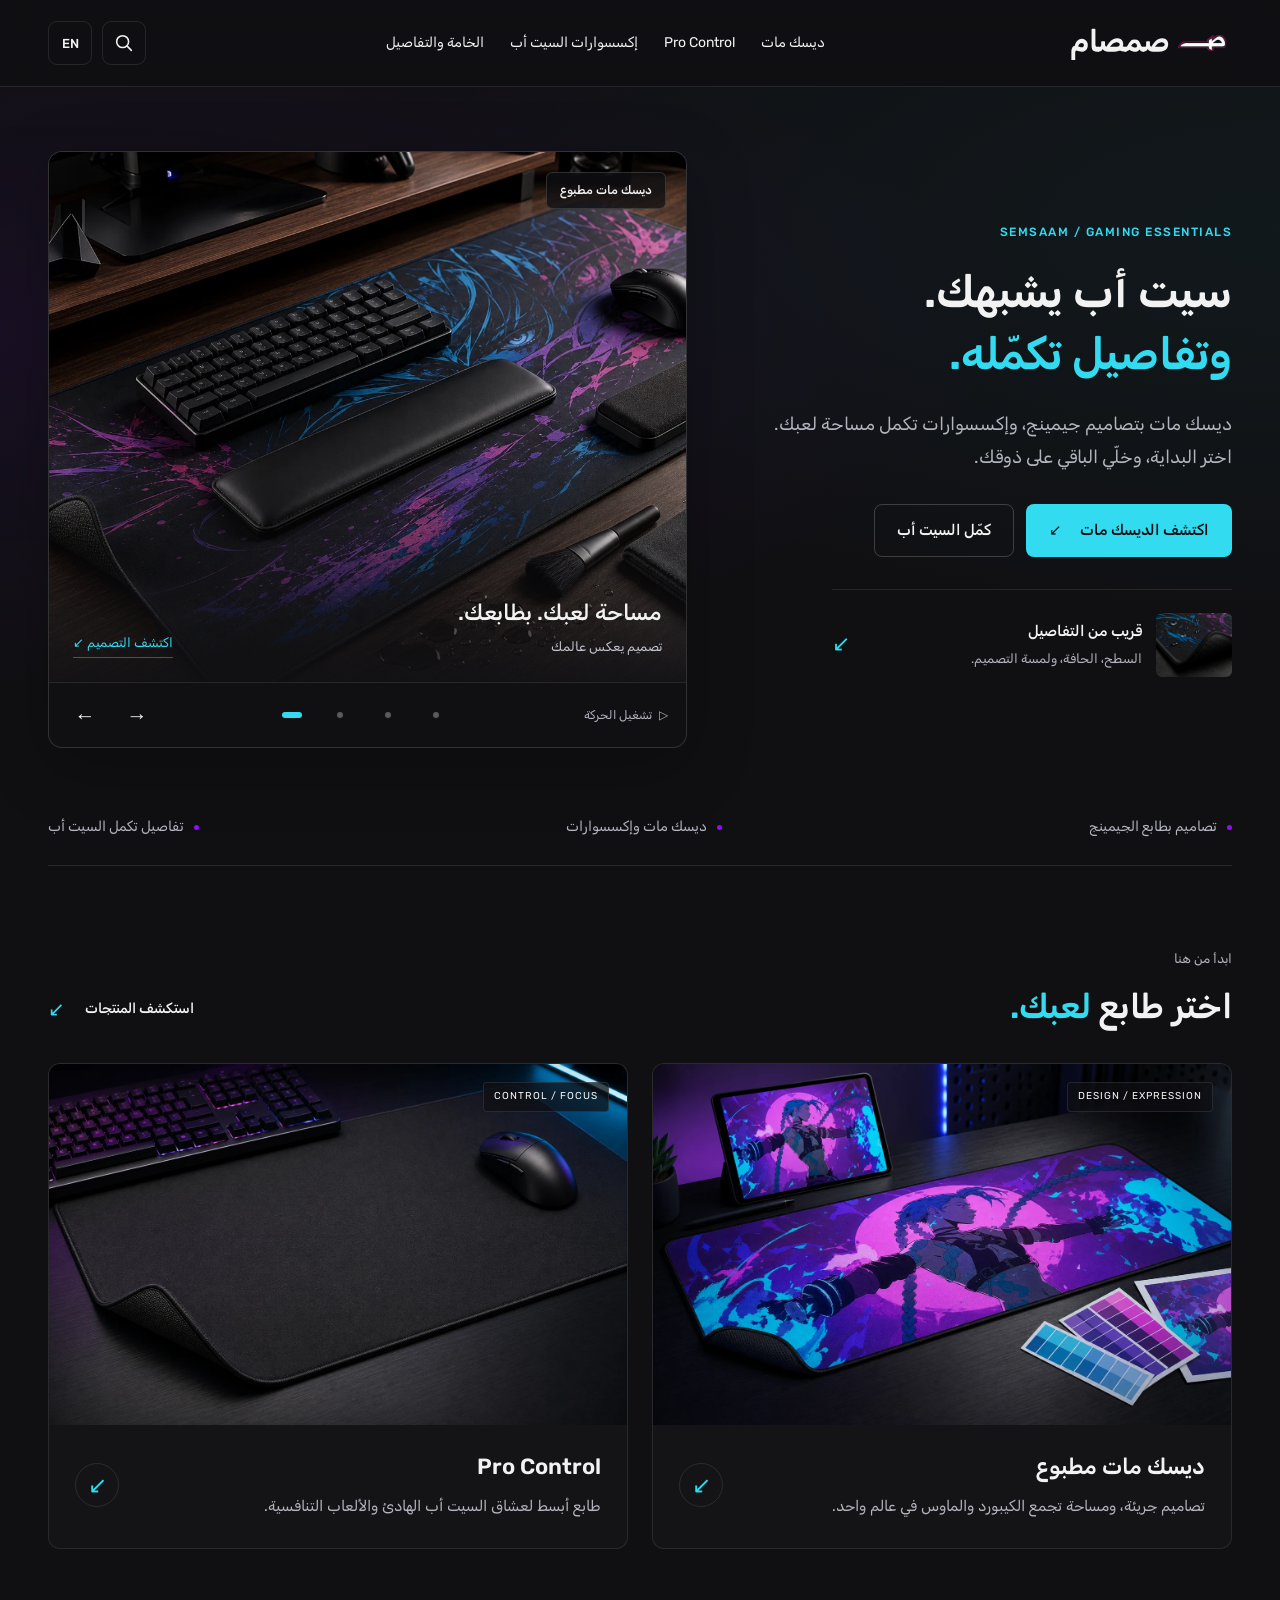
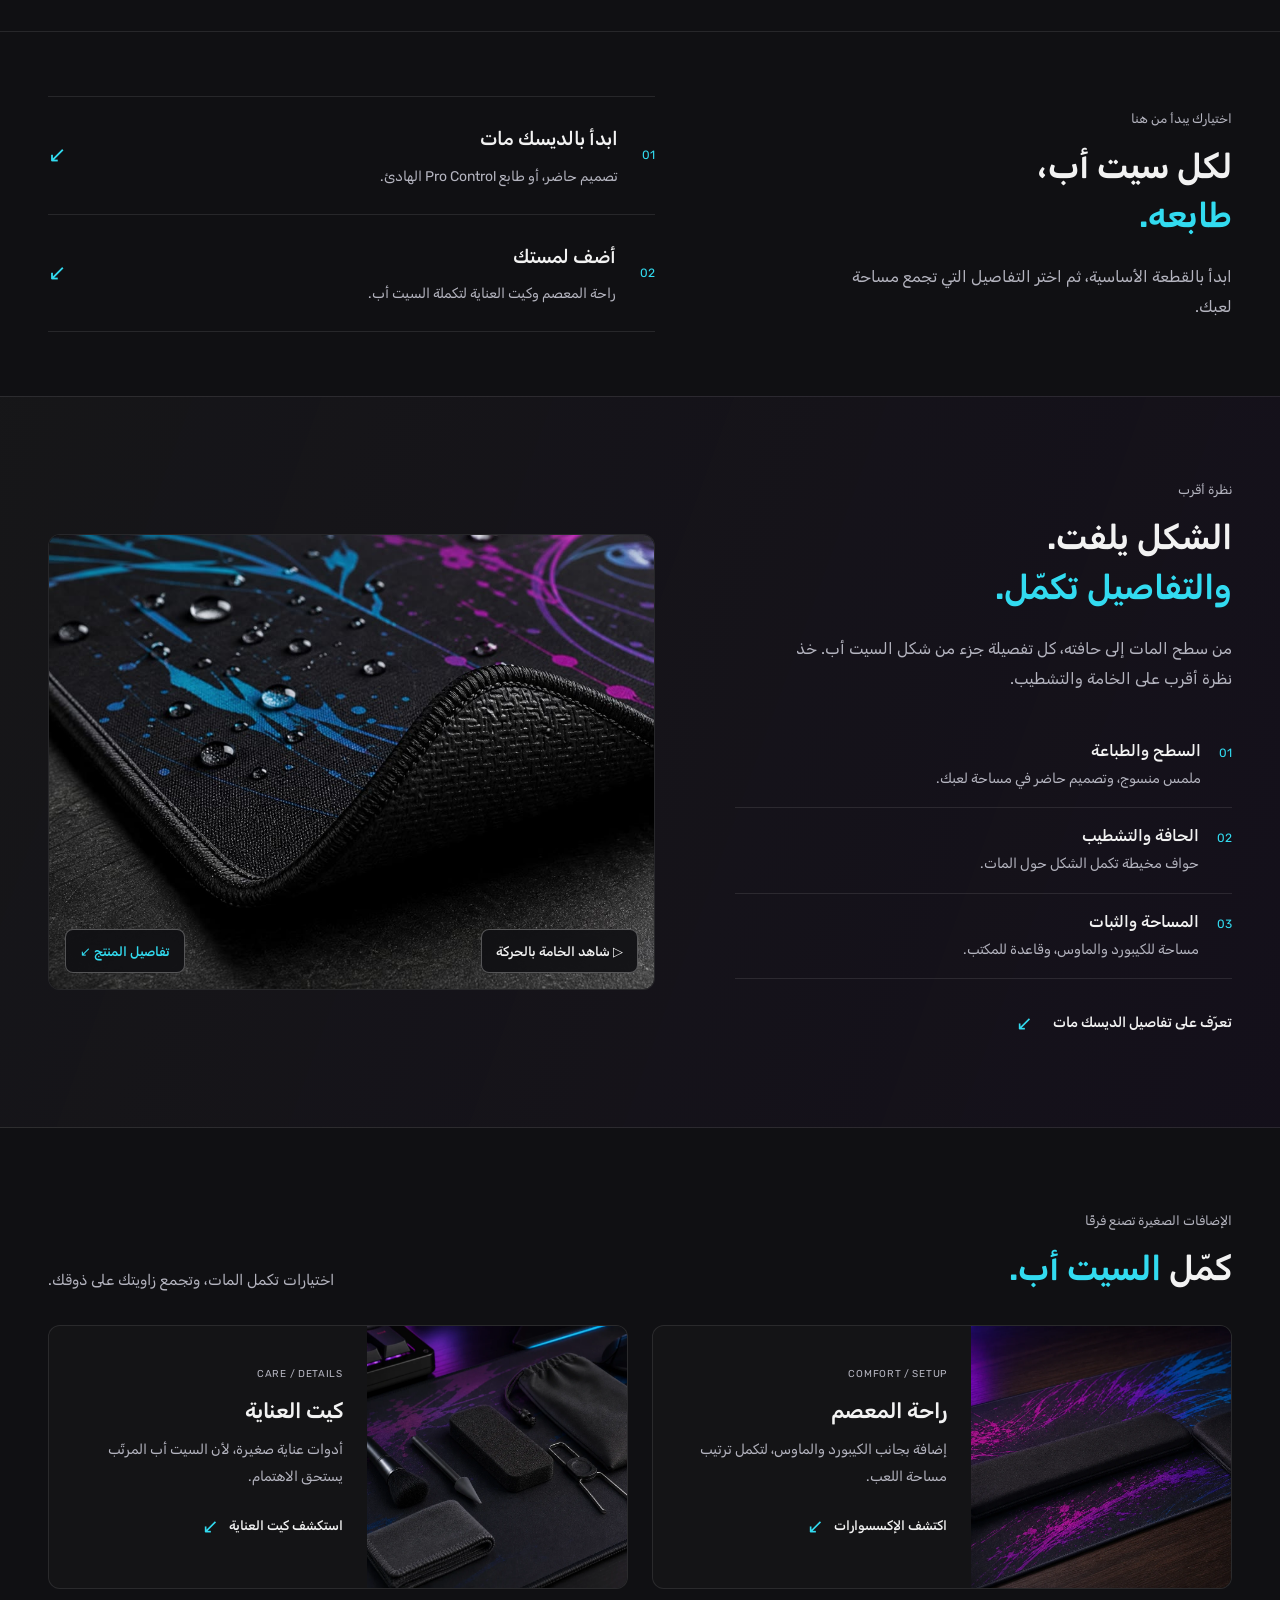
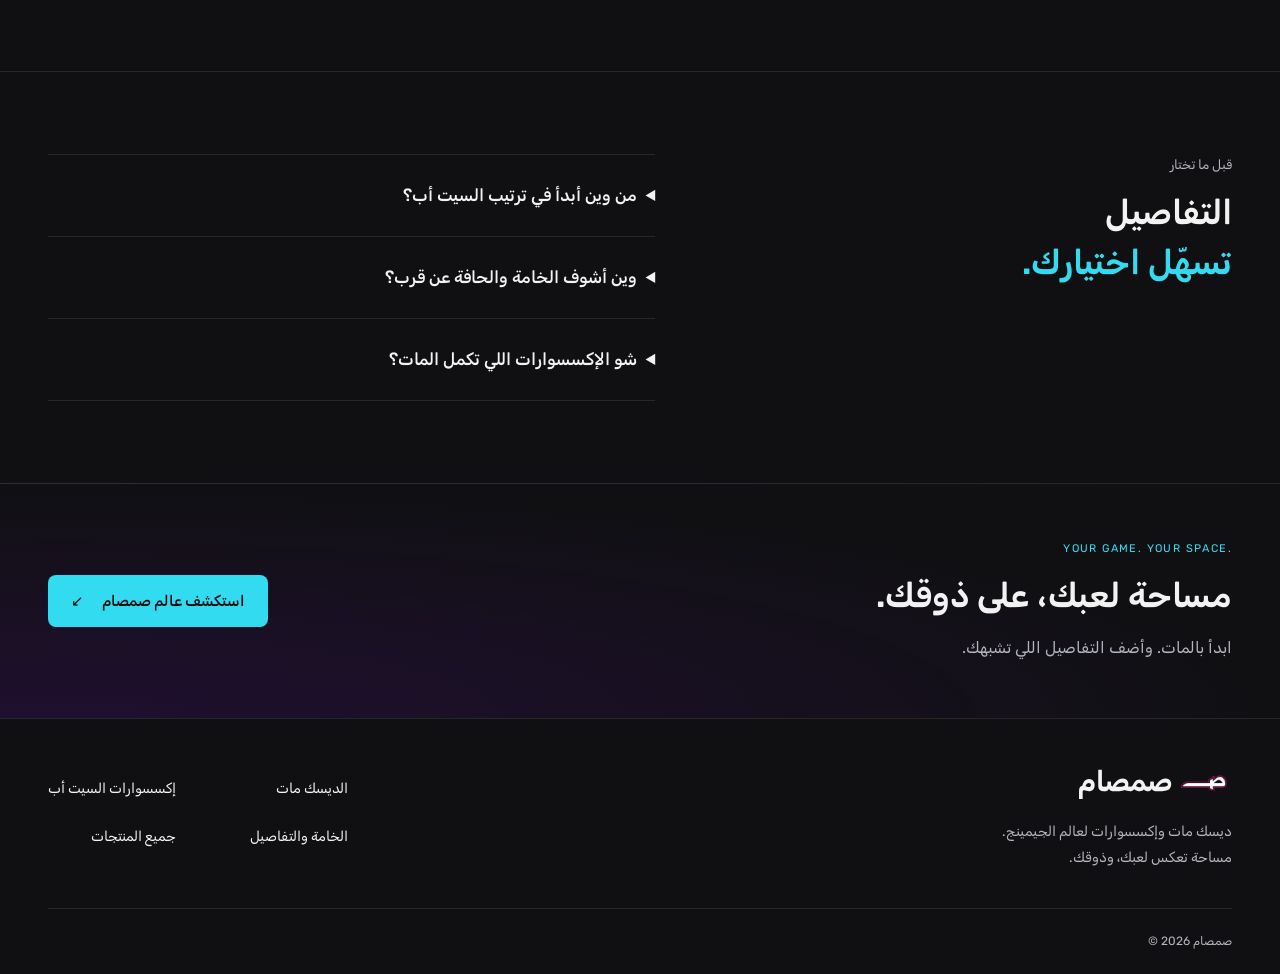
<file: website/ar/index.html>
<!doctype html>
<html lang="ar" dir="rtl">
<head>
  <meta charset="utf-8">
  <meta name="viewport" content="width=device-width, initial-scale=1">
  <meta name="robots" content="noindex,nofollow,noarchive,nosnippet,noimageindex">
  <title>صمصام · ديسك مات وإكسسوارات الجيمينج</title>
  <meta name="description" content="ديسك مات بتصاميم جيمينج وإكسسوارات تكمل السيت أب. اكتشف عالم صمصام.">
  <link rel="preload" href="../assets/fonts/rubik-arabic.woff2" as="font" type="font/woff2" crossorigin>
  <link rel="stylesheet" href="../assets/css/home-ar.css?v=20261010-customer-copy">
  <link rel="icon" href="../assets/icons/options/favicon-b.svg?v=20261010-b" type="image/svg+xml">
  <script src="../assets/js/home-ar.js?v=20261010-customer-copy" defer></script>
</head>
<body>
  <a class="skip-link" href="#main">تجاوز إلى المحتوى</a>
  <!-- Salla mapping: shared header; navigation and search become native Salla components. -->
  <header class="site-header">
    <div class="container header-inner">
      <a class="brand" href="index.html" aria-label="صمصام · الرئيسية"><img src="../assets/icons/semsaam-logo-ar.svg?v=20261010-original" alt="صمصام" width="360" height="72"></a>
      <nav class="desktop-nav" aria-label="التنقل الرئيسي">
        <a href="#products">ديسك مات</a><a href="#pro-control" lang="en" dir="ltr">Pro Control</a><a href="#addons">إكسسوارات السيت أب</a><a href="#materials">الخامة والتفاصيل</a>
      </nav>
      <div class="header-actions">
        <button class="icon-button search-toggle" type="button" data-search-open aria-label="البحث في المنتجات" aria-haspopup="dialog"><svg viewBox="0 0 24 24" aria-hidden="true"><circle cx="10.5" cy="10.5" r="6.5"/><path d="m16 16 4 4"/></svg></button>
        <a class="icon-button language-switcher" href="../index.html" lang="en" dir="ltr" aria-label="Switch to English">EN</a>
        <button class="icon-button menu-toggle" type="button" data-menu-toggle aria-label="فتح القائمة" aria-expanded="false" aria-controls="mobile-menu"><svg viewBox="0 0 24 24" aria-hidden="true"><path d="M4 6h16M4 12h16M4 18h16"/></svg></button>
      </div>
    </div>
    <nav class="mobile-menu" id="mobile-menu" aria-label="تنقل الجوال" hidden>
      <div class="container"><a href="#products">ديسك مات</a><a href="#pro-control">Pro Control</a><a href="#addons">إكسسوارات السيت أب</a><a href="#materials">الخامة والتفاصيل</a><a href="product-list.html">جميع المنتجات <span aria-hidden="true">↗</span></a></div>
    </nav>
  </header>
  <main id="main" tabindex="-1">
    <!-- Salla mapping: editable hero component in twilight.json. -->
    <section class="hero" aria-labelledby="hero-title">
      <div class="container hero-grid">
        <div class="hero-copy">
          <p class="eyebrow" lang="en" dir="ltr">SEMSAAM / GAMING ESSENTIALS</p>
          <h1 id="hero-title">سيت أب يشبهك.<br><span>وتفاصيل تكمّله.</span></h1>
          <p class="lead"><span class="hero-lead-desktop">ديسك مات بتصاميم جيمينج، وإكسسوارات تكمل مساحة لعبك. اختر البداية، وخلّي الباقي على ذوقك.</span><span class="hero-lead-mobile">ديسك مات وإكسسوارات تكمل مساحة لعبك.</span></p>
          <div class="button-row"><a class="button primary" href="#products">اكتشف الديسك مات <span aria-hidden="true">↙</span></a><a class="button secondary" href="#addons">كمّل السيت أب</a></div>
          <a class="hero-detail" href="#materials"><img src="../assets/images/home-material-closeup.webp" alt="" width="76" height="64"><span><strong>قريب من التفاصيل</strong><span>السطح، الحافة، ولمسة التصميم.</span></span><span aria-hidden="true">↙</span></a>
        </div>
        <div class="hero-visual">
          <div class="hero-slider" data-hero-slider role="region" aria-roledescription="عارض منتجات" aria-label="تصاميم السيت أب">
            <div class="hero-slider-viewport">
              <a class="hero-slide is-active" data-hero-slide href="product-details.html" aria-label="استكشاف ديسك مات مطبوع">
                <picture><source media="(max-width:860px)" srcset="../assets/images/hero-mobile-product-first.webp"><img src="../assets/images/home-hero-product-detail.webp" alt="سيت أب ألعاب مع ديسك مات مطبوع وكيبورد وماوس" width="1408" height="1024" fetchpriority="high"></picture>
                <video data-hero-video muted loop playsinline preload="none" aria-hidden="true" tabindex="-1"><source src="../assets/videos/hero-desk-mat-loop.webm" type="video/webm"></video>
                <span class="hero-slide-label">ديسك مات مطبوع</span><span class="hero-caption"><span><strong>مساحة لعبك. بطابعك.</strong><small>تصميم يعكس عالمك</small></span><span class="visual-link">اكتشف التصميم <span aria-hidden="true">↙</span></span></span>
              </a>
              <a class="hero-slide" data-hero-slide href="#pro-control" aria-label="استكشاف Pro Control" hidden>
                <img src="../assets/images/hero-pro-control-live.webp" alt="ديسك مات Pro Control داكن مع كيبورد وماوس" width="1408" height="1024" loading="lazy">
                <video data-hero-video muted loop playsinline preload="none" aria-hidden="true" tabindex="-1"><source src="../assets/videos/hero-pro-control-loop.webm" type="video/webm"></video>
                <span class="hero-slide-label" lang="en" dir="ltr">Pro Control</span><span class="hero-caption"><span><strong>تفاصيل أهدأ. حضور أوضح.</strong><small>للسيت أب البسيط</small></span><span class="visual-link">اكتشف المنتج <span aria-hidden="true">↙</span></span></span>
              </a>
              <a class="hero-slide" data-hero-slide href="#comfort-rest" aria-label="استكشاف راحة المعصم" hidden>
                <img src="../assets/images/hero-comfort-rest-live.webp" alt="إكسسوارات راحة المعصم بجانب كيبورد وماوس" width="1408" height="1024" loading="lazy">
                <video data-hero-video muted loop playsinline preload="none" aria-hidden="true" tabindex="-1"><source src="../assets/videos/hero-comfort-rest-loop.webm" type="video/webm"></video>
                <span class="hero-slide-label">راحة المعصم</span><span class="hero-caption"><span><strong>كمّل زاويتك المفضلة.</strong><small>إضافة للكيبورد والماوس</small></span><span class="visual-link">شاهد الإكسسوارات <span aria-hidden="true">↙</span></span></span>
              </a>
              <a class="hero-slide" data-hero-slide href="#care-kit" aria-label="استكشاف كيت العناية" hidden>
                <img src="../assets/images/hero-care-kit-live.webp" alt="كيت عناية جاف للسيت أب مع فرشاة وقطعة تنظيف" width="1408" height="1024" loading="lazy">
                <video data-hero-video muted loop playsinline preload="none" aria-hidden="true" tabindex="-1"><source src="../assets/videos/hero-care-kit-loop.webm" type="video/webm"></video>
                <span class="hero-slide-label">كيت العناية</span><span class="hero-caption"><span><strong>التفاصيل تستحق اهتمامك.</strong><small>أساسيات العناية بالسيت أب</small></span><span class="visual-link">اكتشف الإضافة <span aria-hidden="true">↙</span></span></span>
              </a>
            </div>
            <div class="slider-toolbar">
              <button class="motion-toggle" data-motion-toggle type="button" aria-pressed="false" aria-label="تشغيل الحركة"><span data-motion-icon aria-hidden="true">▷</span><span class="motion-label">تشغيل الحركة</span></button>
              <div class="slider-dots" aria-label="اختيار منتج الهيرو"><button type="button" data-hero-dot aria-label="عرض الديسك مات" aria-pressed="true"><span></span></button><button type="button" data-hero-dot aria-label="عرض Pro Control" aria-pressed="false"><span></span></button><button type="button" data-hero-dot aria-label="عرض راحة المعصم" aria-pressed="false"><span></span></button><button type="button" data-hero-dot aria-label="عرض كيت العناية" aria-pressed="false"><span></span></button></div>
              <div class="slider-arrows"><button class="icon-button" type="button" data-hero-prev aria-label="المنتج السابق">→</button><button class="icon-button" type="button" data-hero-next aria-label="المنتج التالي">←</button></div>
            </div>
            <p class="visually-hidden" data-slide-status aria-live="polite">1 من 4 · ديسك مات مطبوع</p>
          </div>
        </div>
      </div>
    </section>
    <div class="container essentials-strip" aria-label="عالم صمصام"><span><i aria-hidden="true"></i> تصاميم بطابع الجيمينج</span><span><i aria-hidden="true"></i> ديسك مات وإكسسوارات</span><span><i aria-hidden="true"></i> تفاصيل تكمل السيت أب</span></div>
    <!-- Salla mapping: selected products; use native product data and product cards. -->
    <section class="section" id="products" aria-labelledby="products-title">
      <div class="container">
        <div class="section-heading"><div><p class="kicker">ابدأ من هنا</p><h2 id="products-title">اختر طابع <span>لعبك.</span></h2></div><a class="text-link" href="product-list.html">استكشف المنتجات <span aria-hidden="true">↙</span></a></div>
        <div class="desk-grid">
          <article class="product-feature" id="printed-mat" tabindex="-1"><a class="product-image" href="product-details.html"><img src="../assets/images/preorder-design-proof.webp" alt="تصميم ديسك مات بألوان بنفسجية وفوشية في سيت أب ألعاب" width="1024" height="768" loading="lazy" decoding="async"><span class="image-tag">DESIGN / EXPRESSION</span></a><div class="product-info"><div><h3>ديسك مات مطبوع</h3><p>تصاميم جريئة، ومساحة تجمع الكيبورد والماوس في عالم واحد.</p></div><a class="card-arrow" href="product-details.html" aria-label="تفاصيل الديسك مات المطبوع">↙</a></div></article>
          <article class="product-feature" id="pro-control" tabindex="-1"><a class="product-image" href="product-list.html"><img src="../assets/images/hero-pro-control-live.webp" alt="ديسك مات Pro Control بلون داكن وتفاصيل هادئة" width="1024" height="768" loading="lazy" decoding="async"><span class="image-tag">CONTROL / FOCUS</span></a><div class="product-info"><div><h3 lang="en" dir="ltr">Pro Control</h3><p>طابع أبسط لعشاق السيت أب الهادئ والألعاب التنافسية.</p></div><a class="card-arrow" href="product-list.html" aria-label="استكشاف مجموعة Pro Control">↙</a></div></article>
        </div>
      </div>
    </section>

    <section class="section choice-section" aria-labelledby="choice-title">
      <div class="container choice-grid">
        <div><p class="kicker">اختيارك يبدأ من هنا</p><h2 id="choice-title">لكل سيت أب،<br><span>طابعه.</span></h2><p class="section-description">ابدأ بالقطعة الأساسية، ثم اختر التفاصيل التي تجمع مساحة لعبك.</p></div>
        <div class="choice-links"><a href="product-list.html?category=mats"><span class="choice-number" aria-hidden="true">01</span><span><strong>ابدأ بالديسك مات</strong><small>تصميم حاضر، أو طابع Pro Control الهادئ.</small></span><span aria-hidden="true">↙</span></a><a href="product-list.html?category=accessories"><span class="choice-number" aria-hidden="true">02</span><span><strong>أضف لمستك</strong><small>راحة المعصم وكيت العناية لتكملة السيت أب.</small></span><span aria-hidden="true">↙</span></a></div>
      </div>
    </section>
    <!-- Salla mapping: editable image/text component; specifications stay in product data. -->
    <section class="section materials-section" id="materials" aria-labelledby="materials-title">
      <div class="container materials-grid">
        <div class="materials-copy"><p class="kicker">نظرة أقرب</p><h2 id="materials-title">الشكل يلفت.<br><span>والتفاصيل تكمّل.</span></h2><p>من سطح المات إلى حافته، كل تفصيلة جزء من شكل السيت أب. خذ نظرة أقرب على الخامة والتشطيب.</p><ul class="detail-list"><li><span>01</span><div><h3>السطح والطباعة</h3><p>ملمس منسوج، وتصميم حاضر في مساحة لعبك.</p></div></li><li><span>02</span><div><h3>الحافة والتشطيب</h3><p>حواف مخيطة تكمل الشكل حول المات.</p></div></li><li><span>03</span><div><h3>المساحة والثبات</h3><p>مساحة للكيبورد والماوس، وقاعدة للمكتب.</p></div></li></ul><a class="text-link" href="product-details.html#product-specifications">تعرّف على تفاصيل الديسك مات <span aria-hidden="true">↙</span></a></div>
        <figure class="materials-visual"><div class="material-film-frame"><video id="material-film" data-material-video data-src="../assets/videos/material-beauty-seedance.mp4" poster="../assets/videos/material-beauty-poster.jpg" muted playsinline preload="none" aria-label="الخامة والحافة عن قرب" width="960" height="720"></video><div class="material-film-actions"><button type="button" class="film-play" data-material-play aria-controls="material-film" aria-pressed="false">▷ شاهد الخامة بالحركة</button><a href="product-details.html#product-specifications" class="film-details">تفاصيل المنتج ↙</a></div></div><figcaption data-material-status role="status" hidden></figcaption></figure>
      </div>
    </section>
    <!-- Salla mapping: accessories collection; native product links and SDK actions. -->
    <section class="section" id="addons" aria-labelledby="addons-title">
      <div class="container">
        <div class="section-heading"><div><p class="kicker">الإضافات الصغيرة تصنع فرقًا</p><h2 id="addons-title">كمّل <span>السيت أب.</span></h2></div><p class="section-intro">اختيارات تكمل المات، وتجمع زاويتك على ذوقك.</p></div>
        <div class="addons-grid">
          <article class="addon-card" id="comfort-rest" tabindex="-1"><a href="product-list.html" class="addon-image"><img src="../assets/images/hero-comfort-rest-detail.webp" alt="مسند معصم للكيبورد والماوس" width="768" height="576" loading="lazy" decoding="async"></a><div><p class="kicker">COMFORT / SETUP</p><h3>راحة المعصم</h3><p>إضافة بجانب الكيبورد والماوس، لتكمل ترتيب مساحة اللعب.</p><a class="text-link" href="product-list.html">اكتشف الإكسسوارات <span aria-hidden="true">↙</span></a></div></article>
          <article class="addon-card" id="care-kit" tabindex="-1"><a href="product-list.html" class="addon-image"><img src="../assets/images/hero-care-kit-detail.webp" alt="كيت عناية جاف مع فرشاة وأدوات تنظيف" width="768" height="576" loading="lazy" decoding="async"></a><div><p class="kicker">CARE / DETAILS</p><h3>كيت العناية</h3><p>أدوات عناية صغيرة، لأن السيت أب المرتّب يستحق الاهتمام.</p><a class="text-link" href="product-list.html">استكشف كيت العناية <span aria-hidden="true">↙</span></a></div></article>
        </div>
      </div>
    </section>

    <section class="section questions-section" id="questions" aria-labelledby="questions-title"><div class="container questions-grid"><div><p class="kicker">قبل ما تختار</p><h2 id="questions-title">التفاصيل<br><span>تسهّل اختيارك.</span></h2></div><div class="questions-list">
      <details><summary>من وين أبدأ في ترتيب السيت أب؟</summary><p>ابدأ بالديسك مات، ثم اختر الإكسسوارات التي تناسب ترتيب الكيبورد والماوس. <a href="product-list.html?category=mats">شاهد مجموعة الديسك مات</a>.</p></details>
      <details><summary>وين أشوف الخامة والحافة عن قرب؟</summary><p>صفحة الديسك مات تجمع صور التصميم ونظرة أقرب على الخامة والتشطيب. <a href="product-details.html#product-specifications">افتح تفاصيل المنتج</a>.</p></details>
      <details><summary>شو الإكسسوارات اللي تكمل المات؟</summary><p>استكشف راحة المعصم للكيبورد والماوس، وكيت العناية للسيت أب. <a href="product-list.html?category=accessories">شاهد الإكسسوارات</a>.</p></details>
    </div></div></section>
    <section class="setup-cta" aria-labelledby="setup-title"><div class="container"><div><p class="kicker" lang="en" dir="ltr">YOUR GAME. YOUR SPACE.</p><h2 id="setup-title">مساحة لعبك، على ذوقك.</h2><p>ابدأ بالمات. وأضف التفاصيل اللي تشبهك.</p></div><a class="button primary" href="product-list.html">استكشف عالم صمصام <span aria-hidden="true">↙</span></a></div></section>
  </main>
  <footer class="site-footer"><div class="container footer-top"><div><img src="../assets/icons/semsaam-logo-ar.svg?v=20261010-original" alt="صمصام" width="360" height="72"><p>ديسك مات وإكسسوارات لعالم الجيمينج.<br>مساحة تعكس لعبك، وذوقك.</p></div><nav aria-label="روابط المتجر"><a href="#products">الديسك مات</a><a href="#addons">إكسسوارات السيت أب</a><a href="#materials">الخامة والتفاصيل</a><a href="product-list.html">جميع المنتجات</a></nav></div><div class="container footer-bottom"><span>© 2026 صمصام</span></div></footer>
  <dialog id="product-search" aria-labelledby="search-title"><div class="dialog-heading"><h2 id="search-title">شو بتدور لسيت أبك؟</h2><button class="icon-button" data-search-close type="button" aria-label="إغلاق البحث">×</button></div><form data-search-form role="search"><label for="product-query">ابحث في منتجات صمصام</label><div class="search-field"><input id="product-query" type="search" autocomplete="off" placeholder="ديسك مات، راحة المعصم…"><button class="button primary" type="submit">بحث</button></div></form><p class="search-status" role="status" data-search-status>اختر منتجًا، أو اكتب اسمه.</p><div class="search-results" data-search-results></div></dialog>
</body>
</html>
</file>
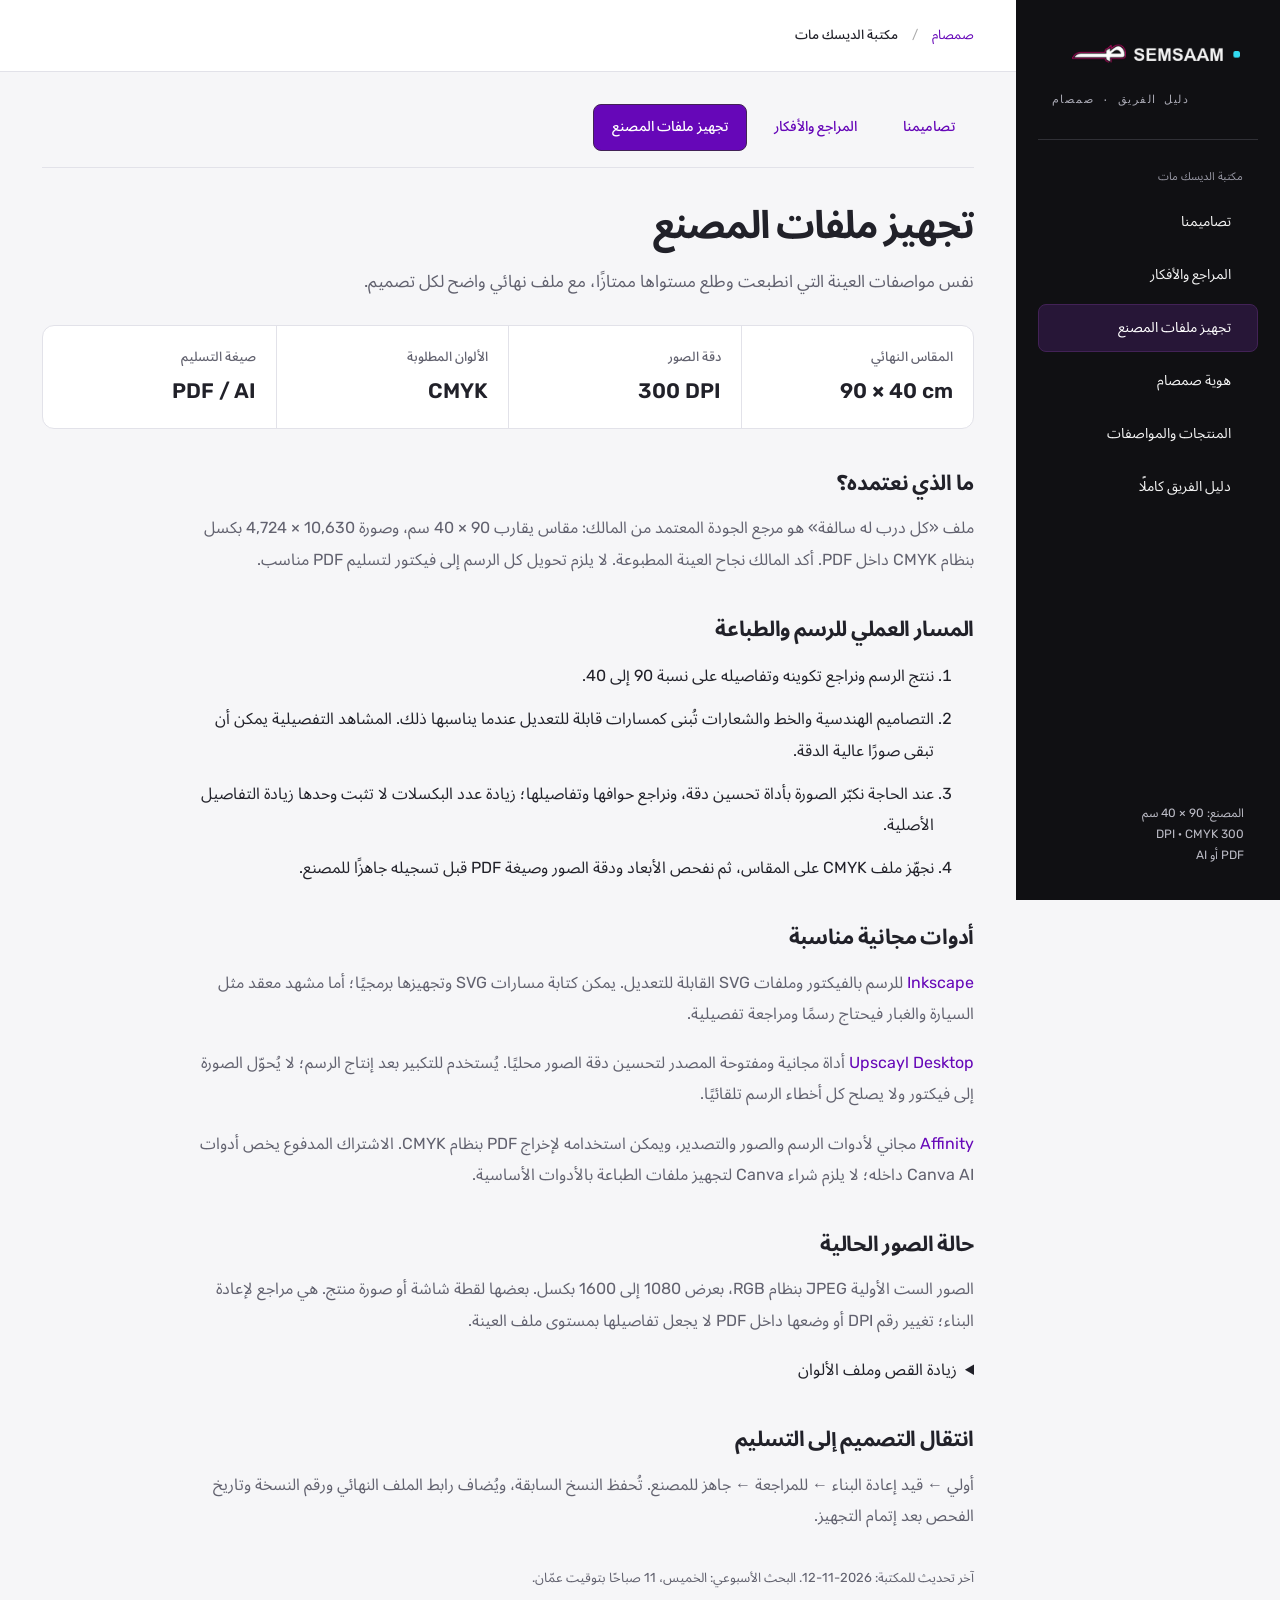
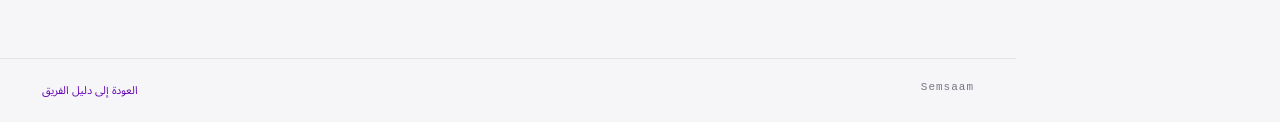
<file: designs/production.html>
<!doctype html>
<html lang="ar" dir="rtl"><head><meta charset="utf-8"><meta name="viewport" content="width=device-width,initial-scale=1"><meta name="robots" content="noindex,nofollow,noarchive,nosnippet,noimageindex"><meta name="googlebot" content="noindex,nofollow,noarchive,nosnippet,noimageindex"><meta name="referrer" content="no-referrer"><title>تجهيز ملفات المصنع | دليل فريق صمصام</title><link rel="icon" href="../website/assets/icons/options/favicon-b.svg?v=20261010-b"><link rel="stylesheet" href="../styles.css"><link rel="stylesheet" href="library.css"><script src="library.js" defer></script></head>
<body data-mode="production"><a class="skip" href="#main">تجاوز إلى المحتوى</a><div class="drawer-shade" id="drawer-shade" hidden></div><aside class="sidebar" id="sidebar" aria-label="تنقل دليل فريق صمصام"><a class="identity" href="../index.html#overview"><img src="../website/assets/icons/semsaam-header-logo.png" alt="Semsaam" width="210" height="48"><span>دليل الفريق · صمصام</span></a><div class="side-label">مكتبة الديسك مات</div><nav id="navigation"><a href="index.html"><span></span>تصاميمنا</a><a href="references.html"><span></span>المراجع والأفكار</a><a href="production.html" aria-current="page"><span></span>تجهيز ملفات المصنع</a><a href="../index.html#brand"><span></span>هوية صمصام</a><a href="../index.html#products"><span></span>المنتجات والمواصفات</a><a href="../index.html#overview"><span></span>دليل الفريق كاملًا</a></nav><div class="side-bottom">المصنع: 90 × 40 سم<br>300 DPI · CMYK<br>PDF أو AI</div></aside><div class="workspace"><header class="topbar"><button class="menu-button" id="menu-button" type="button" aria-label="فتح قائمة الأقسام" aria-expanded="false" aria-controls="sidebar"><svg viewBox="0 0 24 24" aria-hidden="true"><path d="M4 6h16M4 12h16M4 18h16"/></svg></button><div class="breadcrumb"><a href="../index.html#overview">صمصام</a><span>/</span><strong>مكتبة الديسك مات</strong></div></header><main id="main" class="design-main" tabindex="-1"><nav class="library-nav" aria-label="صفحات مكتبة التصاميم"><a href="index.html">تصاميمنا</a><a href="references.html">المراجع والأفكار</a><a href="production.html" aria-current="page">تجهيز ملفات المصنع</a></nav><div class="design-heading"><h1>تجهيز ملفات المصنع</h1><p>نفس مواصفات العينة التي انطبعت وطلع مستواها ممتازًا، مع ملف نهائي واضح لكل تصميم.</p></div><dl class="production-spec"><div><dt>المقاس النهائي</dt><dd>90 × 40 cm</dd></div><div><dt>دقة الصور</dt><dd>300 DPI</dd></div><div><dt>الألوان المطلوبة</dt><dd>CMYK</dd></div><div><dt>صيغة التسليم</dt><dd>PDF / AI</dd></div></dl><div class="production-copy"><h2>ما الذي نعتمده؟</h2><p>ملف «كل درب له سالفة» هو مرجع الجودة المعتمد من المالك: مقاس يقارب 90 × 40 سم، وصورة 10,630 × 4,724 بكسل بنظام CMYK داخل PDF. أكد المالك نجاح العينة المطبوعة. لا يلزم تحويل كل الرسم إلى فيكتور لتسليم PDF مناسب.</p><h2>المسار العملي للرسم والطباعة</h2><ol><li>ننتج الرسم ونراجع تكوينه وتفاصيله على نسبة 90 إلى 40.</li><li>التصاميم الهندسية والخط والشعارات تُبنى كمسارات قابلة للتعديل عندما يناسبها ذلك. المشاهد التفصيلية يمكن أن تبقى صورًا عالية الدقة.</li><li>عند الحاجة نكبّر الصورة بأداة تحسين دقة، ونراجع حوافها وتفاصيلها؛ زيادة عدد البكسلات لا تثبت وحدها زيادة التفاصيل الأصلية.</li><li>نجهّز ملف CMYK على المقاس، ثم نفحص الأبعاد ودقة الصور وصيغة PDF قبل تسجيله جاهزًا للمصنع.</li></ol><h2>أدوات مجانية مناسبة</h2><p><a href="https://inkscape.org/about/" target="_blank" rel="noopener noreferrer">Inkscape</a> للرسم بالفيكتور وملفات SVG القابلة للتعديل. يمكن كتابة مسارات SVG وتجهيزها برمجيًا؛ أما مشهد معقد مثل السيارة والغبار فيحتاج رسمًا ومراجعة تفصيلية.</p><p><a href="https://upscayl.org/" target="_blank" rel="noopener noreferrer">Upscayl Desktop</a> أداة مجانية ومفتوحة المصدر لتحسين دقة الصور محليًا. يُستخدم للتكبير بعد إنتاج الرسم؛ لا يُحوّل الصورة إلى فيكتور ولا يصلح كل أخطاء الرسم تلقائيًا.</p><p><a href="https://www.affinity.studio/download" target="_blank" rel="noopener noreferrer">Affinity</a> مجاني لأدوات الرسم والصور والتصدير، ويمكن استخدامه لإخراج PDF بنظام CMYK. الاشتراك المدفوع يخص أدوات Canva AI داخله؛ لا يلزم شراء Canva لتجهيز ملفات الطباعة بالأدوات الأساسية.</p><h2>حالة الصور الحالية</h2><p>الصور الست الأولية JPEG بنظام RGB، بعرض 1080 إلى 1600 بكسل. بعضها لقطة شاشة أو صورة منتج. هي مراجع لإعادة البناء؛ تغيير رقم DPI أو وضعها داخل PDF لا يجعل تفاصيلها بمستوى ملف العينة.</p><details><summary>زيادة القص وملف الألوان</summary><p>وثيقة يوليو القديمة تذكر 92 × 42 سم مع زيادة قص 10 مم حول كل طرف. العينة المقبولة تقارب 90 × 40 سم، لذلك لا نضيف الزيادة القديمة بصمت. نطابق قالب المصنع عند تصدير النسخة النهائية. لم يُحدد بروفايل ICC خاص بالمصنع في التعليمات الأخيرة.</p></details><h2>انتقال التصميم إلى التسليم</h2><p>أولي ← قيد إعادة البناء ← للمراجعة ← جاهز للمصنع. تُحفظ النسخ السابقة، ويُضاف رابط الملف النهائي ورقم النسخة وتاريخ الفحص بعد إتمام التجهيز.</p></div><p class="page-stamp">آخر تحديث للمكتبة: 2026-11-12. البحث الأسبوعي: الخميس، 11 صباحًا بتوقيت عمّان.</p></main><footer class="footer"><span>Semsaam</span><a href="../index.html#overview">العودة إلى دليل الفريق</a></footer></div><dialog class="image-viewer" id="art-viewer" aria-labelledby="viewer-title"><header><h2 id="viewer-title">التصميم</h2><button type="button">إغلاق</button></header><img alt=""></dialog></body></html>
</file>
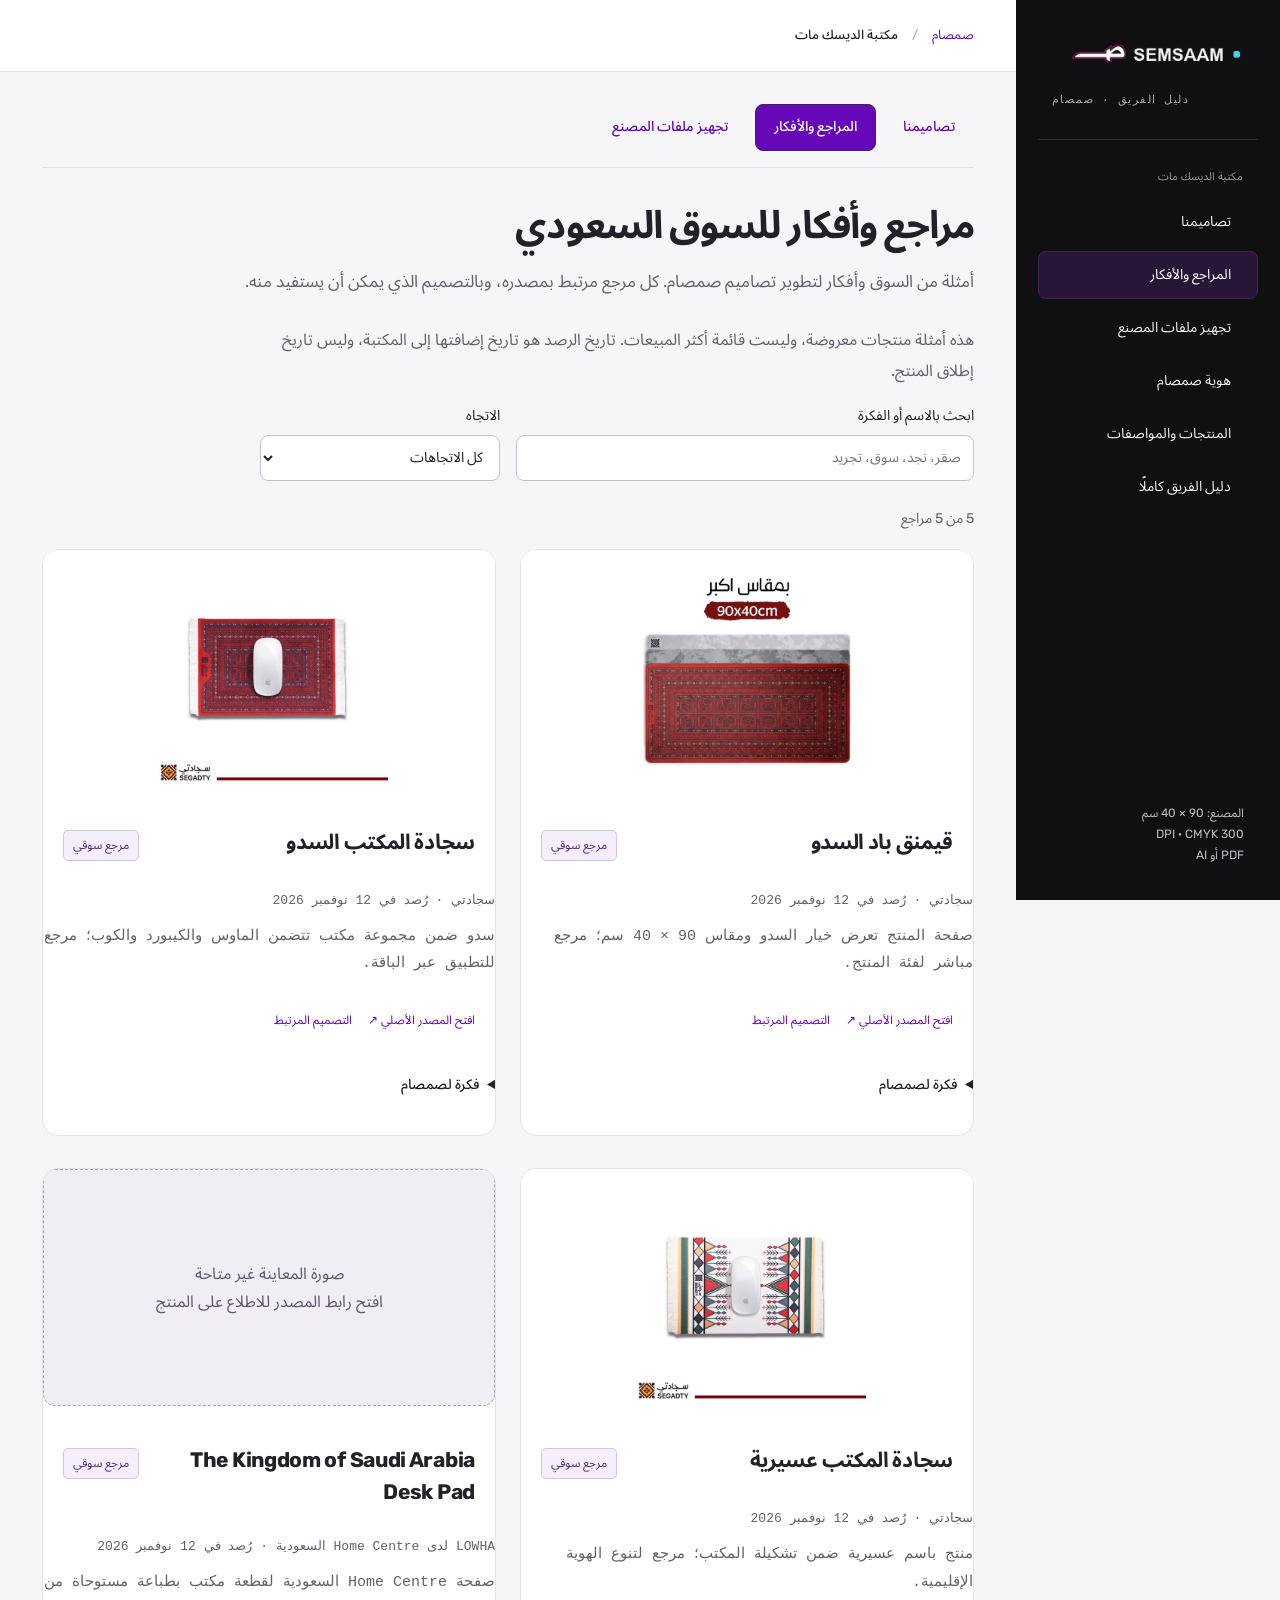
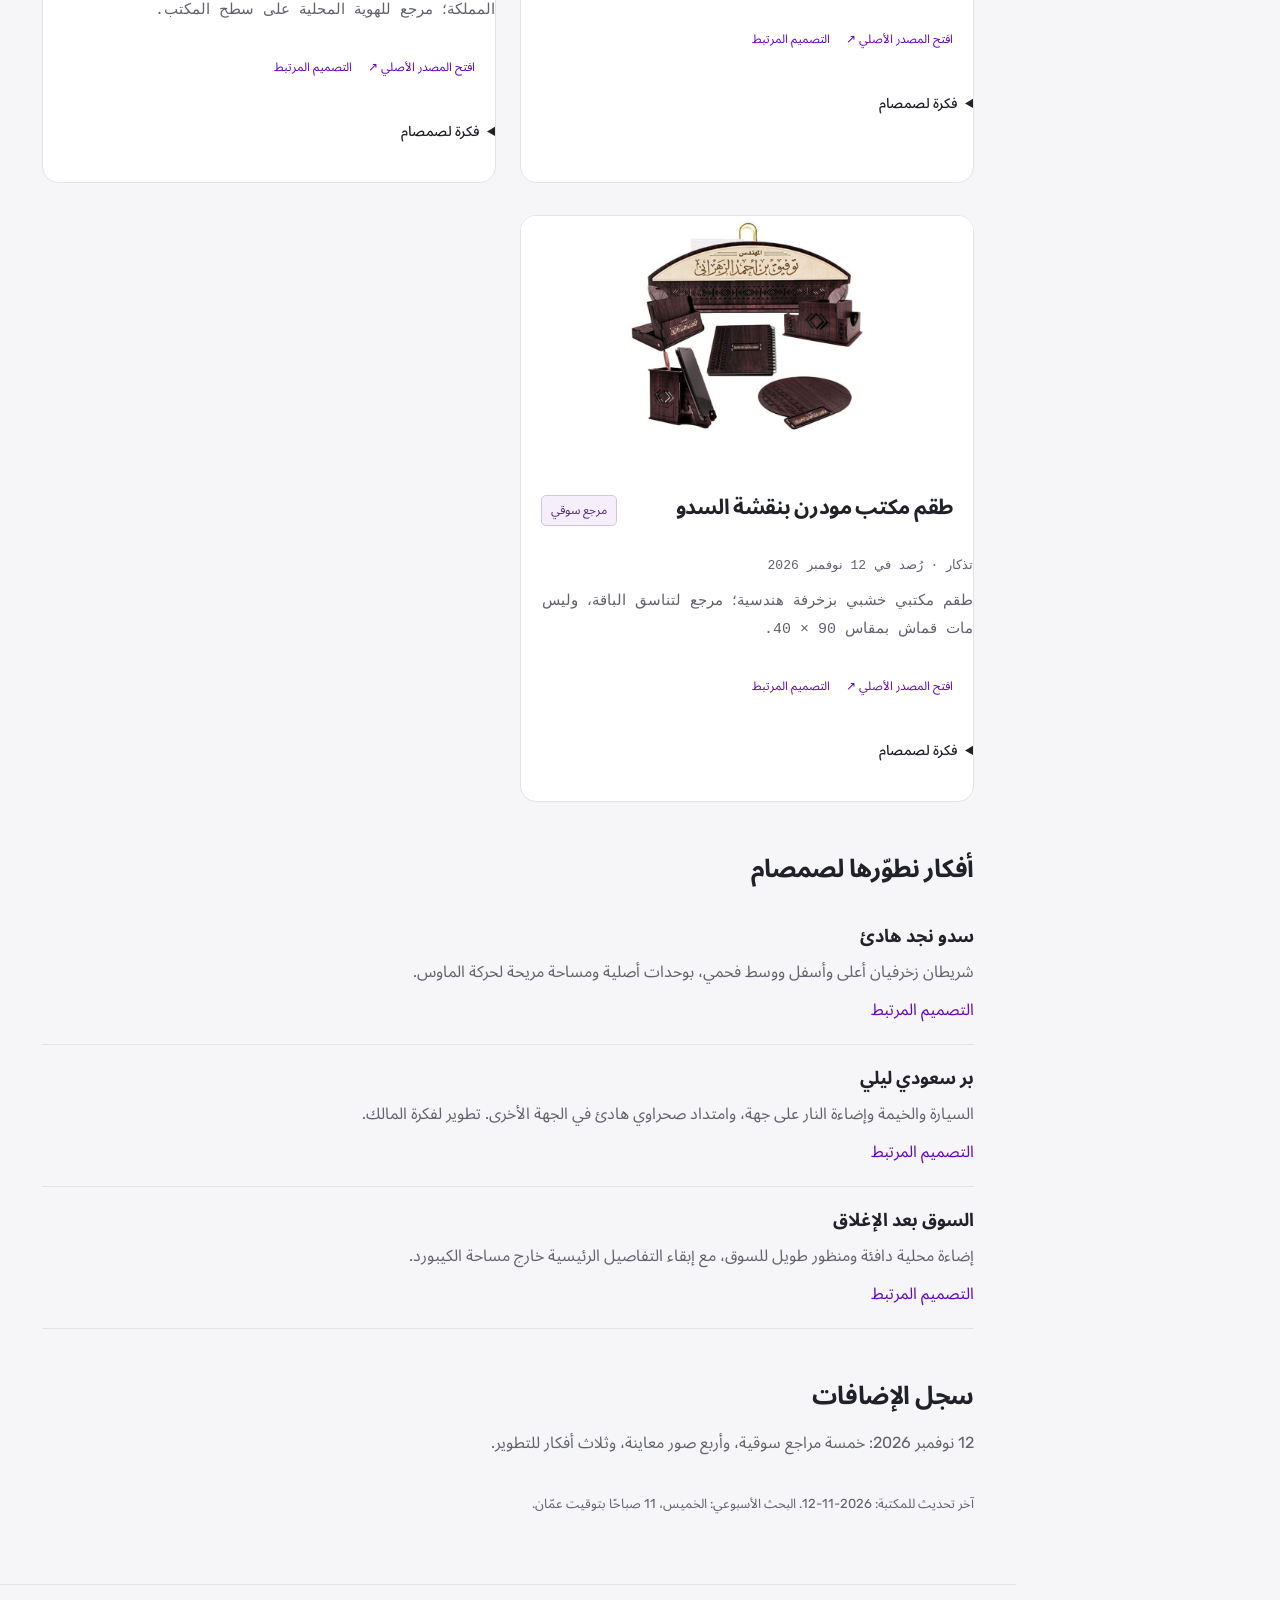
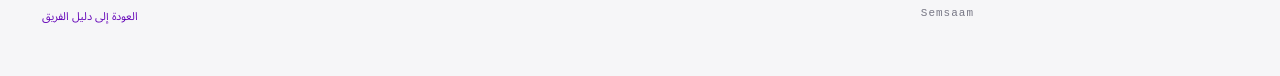
<file: designs/references.html>
<!doctype html>
<html lang="ar" dir="rtl"><head><meta charset="utf-8"><meta name="viewport" content="width=device-width,initial-scale=1"><meta name="robots" content="noindex,nofollow,noarchive,nosnippet,noimageindex"><meta name="googlebot" content="noindex,nofollow,noarchive,nosnippet,noimageindex"><meta name="referrer" content="no-referrer"><title>مراجع وأفكار السوق السعودي | دليل فريق صمصام</title><link rel="icon" href="../website/assets/icons/options/favicon-b.svg?v=20261010-b"><link rel="stylesheet" href="../styles.css"><link rel="stylesheet" href="library.css"><script src="library.js" defer></script></head>
<body data-mode="references"><a class="skip" href="#main">تجاوز إلى المحتوى</a><div class="drawer-shade" id="drawer-shade" hidden></div><aside class="sidebar" id="sidebar" aria-label="تنقل دليل فريق صمصام"><a class="identity" href="../index.html#overview"><img src="../website/assets/icons/semsaam-header-logo.png" alt="Semsaam" width="210" height="48"><span>دليل الفريق · صمصام</span></a><div class="side-label">مكتبة الديسك مات</div><nav id="navigation"><a href="index.html"><span></span>تصاميمنا</a><a href="references.html" aria-current="page"><span></span>المراجع والأفكار</a><a href="production.html"><span></span>تجهيز ملفات المصنع</a><a href="../index.html#brand"><span></span>هوية صمصام</a><a href="../index.html#products"><span></span>المنتجات والمواصفات</a><a href="../index.html#overview"><span></span>دليل الفريق كاملًا</a></nav><div class="side-bottom">المصنع: 90 × 40 سم<br>300 DPI · CMYK<br>PDF أو AI</div></aside><div class="workspace"><header class="topbar"><button class="menu-button" id="menu-button" type="button" aria-label="فتح قائمة الأقسام" aria-expanded="false" aria-controls="sidebar"><svg viewBox="0 0 24 24" aria-hidden="true"><path d="M4 6h16M4 12h16M4 18h16"/></svg></button><div class="breadcrumb"><a href="../index.html#overview">صمصام</a><span>/</span><strong>مكتبة الديسك مات</strong></div></header><main id="main" class="design-main" tabindex="-1"><nav class="library-nav" aria-label="صفحات مكتبة التصاميم"><a href="index.html">تصاميمنا</a><a href="references.html" aria-current="page">المراجع والأفكار</a><a href="production.html">تجهيز ملفات المصنع</a></nav><div class="design-heading"><h1>مراجع وأفكار للسوق السعودي</h1><p>أمثلة من السوق وأفكار لتطوير تصاميم صمصام. كل مرجع مرتبط بمصدره، وبالتصميم الذي يمكن أن يستفيد منه.</p></div><p class="section-intro">هذه أمثلة منتجات معروضة، وليست قائمة أكثر المبيعات. تاريخ الرصد هو تاريخ إضافتها إلى المكتبة، وليس تاريخ إطلاق المنتج.</p><div class="library-controls"><label for="library-search">ابحث بالاسم أو الفكرة<input id="library-search" type="search" placeholder="صقر، نجد، سوق، تجريد" autocomplete="off"></label><label for="library-category">الاتجاه<select id="library-category"><option value="">كل الاتجاهات</option><option value="تراث وزخارف">تراث وزخارف</option><option value="مشاهد سعودية">مشاهد سعودية</option><option value="هدايا وباقات">هدايا وباقات</option></select></label></div><p class="result-count" id="result-count" aria-live="polite"></p><div class="design-grid reference-grid"><article class="design-card" id="SA-001" data-card data-category="تراث وزخارف" data-search="قيمنق باد السدو تراث وزخارف  صفحة المنتج تعرض خيار السدو ومقاس 90 × 40 سم؛ مرجع مباشر لفئة المنتج."><button class="art-button" type="button" data-open-art aria-label="تكبير قيمنق باد السدو"><img src="[data-uri]" alt="قيمنق باد السدو" width="1200" height="630" loading="lazy" decoding="async"></button><div class="card-heading"><h2>قيمنق باد السدو</h2><span class="status-label">مرجع سوقي</span></div><p class="source-name">سجادتي · رُصد في 12 نوفمبر 2026</p><p>صفحة المنتج تعرض خيار السدو ومقاس 90 × 40 سم؛ مرجع مباشر لفئة المنتج.</p><div class="card-links"><a href="https://segadty.com/ar-sa/products/GAMING-PAD" target="_blank" rel="noopener noreferrer">افتح المصدر الأصلي ↗</a><a href="index.html#najd-colors">التصميم المرتبط</a></div><details><summary>فكرة لصمصام</summary><p>زخرفة أصلية بحواف تراثية ووسط أهدأ لحركة الماوس.</p></details></article><article class="design-card" id="SA-002" data-card data-category="تراث وزخارف" data-search="سجادة المكتب السدو تراث وزخارف  سدو ضمن مجموعة مكتب تتضمن الماوس والكيبورد والكوب؛ مرجع للتطبيق عبر الباقة."><button class="art-button" type="button" data-open-art aria-label="تكبير سجادة المكتب السدو"><img src="[data-uri]" alt="سجادة المكتب السدو" width="1200" height="630" loading="lazy" decoding="async"></button><div class="card-heading"><h2>سجادة المكتب السدو</h2><span class="status-label">مرجع سوقي</span></div><p class="source-name">سجادتي · رُصد في 12 نوفمبر 2026</p><p>سدو ضمن مجموعة مكتب تتضمن الماوس والكيبورد والكوب؛ مرجع للتطبيق عبر الباقة.</p><div class="card-links"><a href="https://segadty.com/ar-sa/products/MOUSE-PAD1" target="_blank" rel="noopener noreferrer">افتح المصدر الأصلي ↗</a><a href="index.html#najd-colors">التصميم المرتبط</a></div><details><summary>فكرة لصمصام</summary><p>بناء وحدة زخرفية أصلية وتكرارها على المات وملحقات متناسقة.</p></details></article><article class="design-card" id="SA-003" data-card data-category="تراث وزخارف" data-search="سجادة المكتب عسيرية تراث وزخارف  منتج باسم عسيرية ضمن تشكيلة المكتب؛ مرجع لتنوع الهوية الإقليمية."><button class="art-button" type="button" data-open-art aria-label="تكبير سجادة المكتب عسيرية"><img src="[data-uri]" alt="سجادة المكتب عسيرية" width="1200" height="630" loading="lazy" decoding="async"></button><div class="card-heading"><h2>سجادة المكتب عسيرية</h2><span class="status-label">مرجع سوقي</span></div><p class="source-name">سجادتي · رُصد في 12 نوفمبر 2026</p><p>منتج باسم عسيرية ضمن تشكيلة المكتب؛ مرجع لتنوع الهوية الإقليمية.</p><div class="card-links"><a href="https://segadty.com/ar-sa/products/سجادة-المكتب-عسيرية" target="_blank" rel="noopener noreferrer">افتح المصدر الأصلي ↗</a><a href="index.html#abstract">التصميم المرتبط</a></div><details><summary>فكرة لصمصام</summary><p>تكوين هندسي أصلي مستوحى من عسير، بألوان أقل ومساحة مركزية هادئة.</p></details></article><article class="design-card" id="SA-004" data-card data-category="مشاهد سعودية" data-search="The Kingdom of Saudi Arabia Desk Pad مشاهد سعودية  صفحة Home Centre السعودية لقطعة مكتب بطباعة مستوحاة من المملكة؛ مرجع للهوية المحلية على سطح المكتب."><div class="source-placeholder">صورة المعاينة غير متاحة<br>افتح رابط المصدر للاطلاع على المنتج</div><div class="card-heading"><h2>The Kingdom of Saudi Arabia Desk Pad</h2><span class="status-label">مرجع سوقي</span></div><p class="source-name">LOWHA لدى Home Centre السعودية · رُصد في 12 نوفمبر 2026</p><p>صفحة Home Centre السعودية لقطعة مكتب بطباعة مستوحاة من المملكة؛ مرجع للهوية المحلية على سطح المكتب.</p><div class="card-links"><a href="https://www.homecentre.com/sa/en/buy-lowha-the-kingdom-of-saudi-arabia-print-anti-slip-desk-pad-mat/p/169561921" target="_blank" rel="noopener noreferrer">افتح المصدر الأصلي ↗</a><a href="index.html#saudi-market">التصميم المرتبط</a></div><details><summary>فكرة لصمصام</summary><p>بانوراما أصلية لسوق أو معالم سعودية مع توزيع المشهد بحسب موضع الكيبورد.</p></details></article><article class="design-card" id="SA-005" data-card data-category="هدايا وباقات" data-search="طقم مكتب مودرن بنقشة السدو هدايا وباقات  طقم مكتبي خشبي بزخرفة هندسية؛ مرجع لتناسق الباقة، وليس مات قماش بمقاس 90 × 40."><button class="art-button" type="button" data-open-art aria-label="تكبير طقم مكتب مودرن بنقشة السدو"><img src="[data-uri]" alt="طقم مكتب مودرن بنقشة السدو" width="1200" height="630" loading="lazy" decoding="async"></button><div class="card-heading"><h2>طقم مكتب مودرن بنقشة السدو</h2><span class="status-label">مرجع سوقي</span></div><p class="source-name">تذكار · رُصد في 12 نوفمبر 2026</p><p>طقم مكتبي خشبي بزخرفة هندسية؛ مرجع لتناسق الباقة، وليس مات قماش بمقاس 90 × 40.</p><div class="card-links"><a href="https://tethkarstore.com/products/طقم-مكتب-بنقشة-السدو" target="_blank" rel="noopener noreferrer">افتح المصدر الأصلي ↗</a><a href="index.html#najd-colors">التصميم المرتبط</a></div><details><summary>فكرة لصمصام</summary><p>اتجاه متناسق لهدايا الشركات مع تخصيص الاسم كخيار تصميمي لاحق.</p></details></article></div><div id="no-results" class="empty-state" hidden>لا توجد مراجع مطابقة. جرّب اتجاهًا آخر.</div><section class="design-section" id="ideas"><h2>أفكار نطوّرها لصمصام</h2><ul class="ideas-list"><li id="quiet-najd"><h3>سدو نجد هادئ</h3><p>شريطان زخرفيان أعلى وأسفل ووسط فحمي، بوحدات أصلية ومساحة مريحة لحركة الماوس.</p><a href="index.html#najd-colors">التصميم المرتبط</a></li><li id="desert-night"><h3>بر سعودي ليلي</h3><p>السيارة والخيمة وإضاءة النار على جهة، وامتداد صحراوي هادئ في الجهة الأخرى. تطوير لفكرة المالك.</p><a href="index.html#nissan-desert">التصميم المرتبط</a></li><li id="market-night"><h3>السوق بعد الإغلاق</h3><p>إضاءة محلية دافئة ومنظور طويل للسوق، مع إبقاء التفاصيل الرئيسية خارج مساحة الكيبورد.</p><a href="index.html#saudi-market">التصميم المرتبط</a></li></ul></section><section class="design-section"><h2>سجل الإضافات</h2><p>12 نوفمبر 2026: خمسة مراجع سوقية، وأربع صور معاينة، وثلاث أفكار للتطوير.</p></section><p class="page-stamp">آخر تحديث للمكتبة: 2026-11-12. البحث الأسبوعي: الخميس، 11 صباحًا بتوقيت عمّان.</p></main><footer class="footer"><span>Semsaam</span><a href="../index.html#overview">العودة إلى دليل الفريق</a></footer></div><dialog class="image-viewer" id="art-viewer" aria-labelledby="viewer-title"><header><h2 id="viewer-title">التصميم</h2><button type="button">إغلاق</button></header><img alt=""></dialog></body></html>
</file>
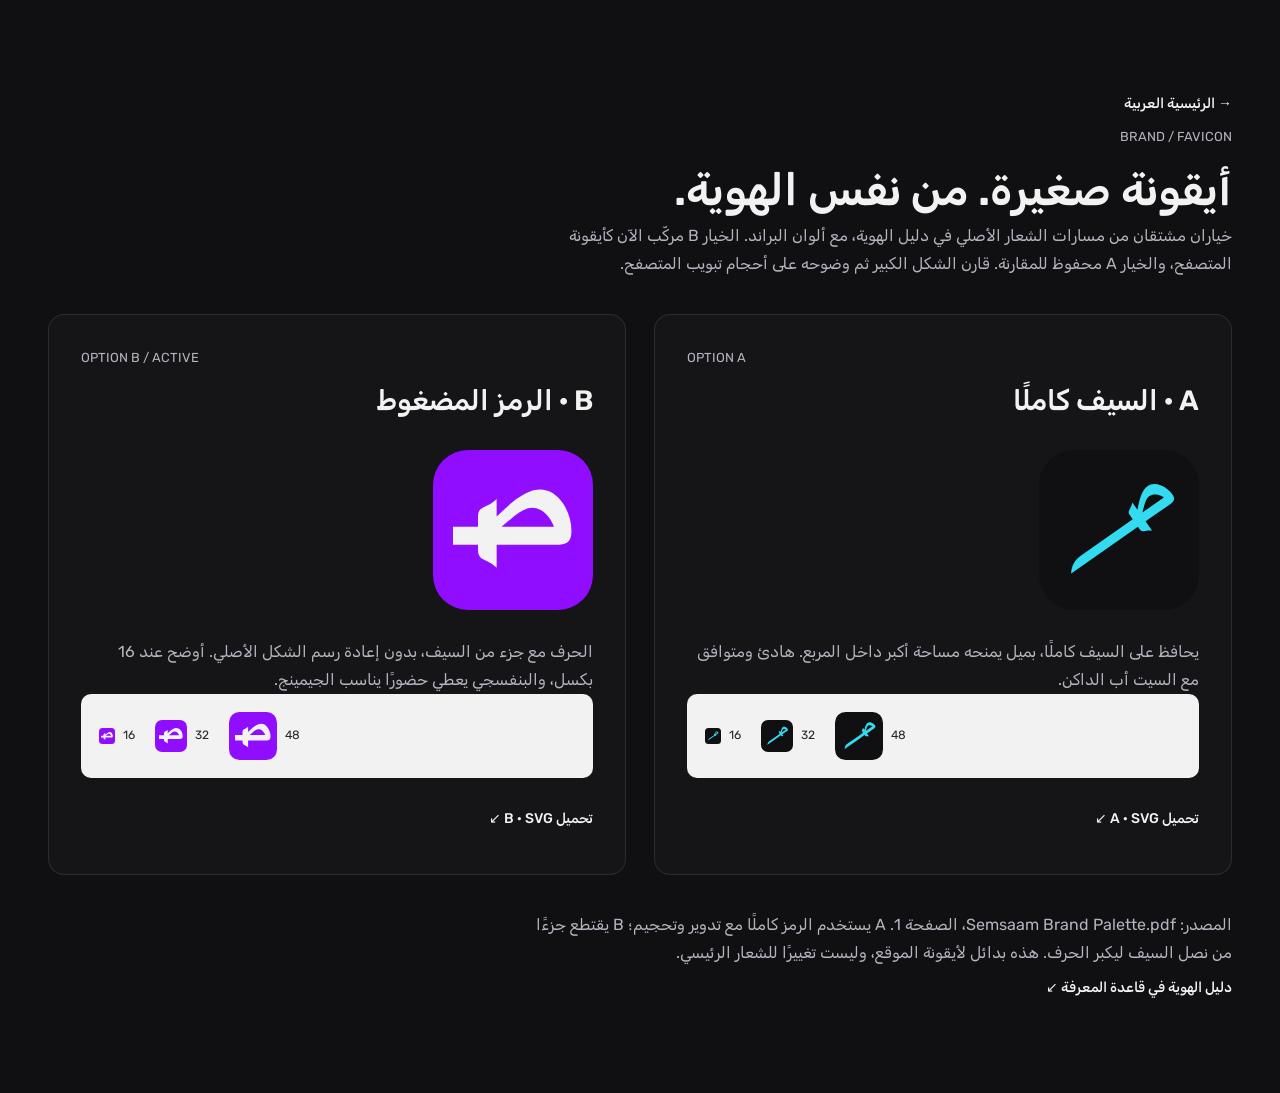
<file: website/ar/favicon-options.html>
<!doctype html><html lang="ar" dir="rtl"><head><meta charset="utf-8"><meta name="viewport" content="width=device-width,initial-scale=1"><meta name="robots" content="noindex,nofollow,noarchive,nosnippet,noimageindex"><title>Semsaam · خيارا أيقونة الموقع</title><link rel="icon" href="../assets/icons/options/favicon-b.svg?v=20261010-b" type="image/svg+xml"><link rel="stylesheet" href="../assets/css/home-ar.css"><style>.options{display:grid;grid-template-columns:1fr 1fr;gap:28px;margin-block:36px}.option{padding:32px;border:1px solid var(--line);border-radius:16px;background:#151518}.large{width:160px;height:160px;margin-block:28px}.sizes{display:flex;align-items:center;gap:20px;padding:18px;background:#f2f2f2;border-radius:10px;color:#272727;direction:ltr}.size{display:flex;align-items:center;gap:8px;font-size:12px}.option h2{font-size:28px}.option p{color:var(--muted)}.download{margin-top:20px}.page-copy{max-width:700px;color:var(--muted)}@media(max-width:680px){.options{grid-template-columns:1fr}.option{padding:24px}.large{width:128px;height:128px}}</style></head><body><main class="container section"><a class="text-link" href="index.html">→ الرئيسية العربية</a><p class="kicker">BRAND / FAVICON</p><h1>أيقونة صغيرة. من نفس الهوية.</h1><p class="page-copy">خياران مشتقان من مسارات الشعار الأصلي في دليل الهوية، مع ألوان البراند. الخيار B مركّب الآن كأيقونة المتصفح، والخيار A محفوظ للمقارنة. قارن الشكل الكبير ثم وضوحه على أحجام تبويب المتصفح.</p><div class="options"><article class="option"><p class="kicker" dir="ltr">OPTION A</p><h2>A · السيف كاملًا</h2><img class="large" src="../assets/icons/options/favicon-a.svg" alt="أيقونة A: السيف الأصلي سماوي مائل على خلفية سوداء" width="160" height="160"><p>يحافظ على السيف كاملًا، بميل يمنحه مساحة أكبر داخل المربع. هادئ ومتوافق مع السيت أب الداكن.</p><div class="sizes"><span class="size"><img src="../assets/icons/options/favicon-a.svg" width="16" height="16" alt="A عند 16 بكسل">16</span><span class="size"><img src="../assets/icons/options/favicon-a.svg" width="32" height="32" alt="A عند 32 بكسل">32</span><span class="size"><img src="../assets/icons/options/favicon-a.svg" width="48" height="48" alt="A عند 48 بكسل">48</span></div><a class="text-link download" href="../assets/icons/options/favicon-a.svg" download>تحميل A · SVG ↙</a></article><article class="option"><p class="kicker" dir="ltr">OPTION B / ACTIVE</p><h2>B · الرمز المضغوط</h2><img class="large" src="../assets/icons/options/favicon-b.svg" alt="أيقونة B: حرف البراند والسيف القصير بالأبيض على خلفية بنفسجية" width="160" height="160"><p>الحرف مع جزء من السيف، بدون إعادة رسم الشكل الأصلي. أوضح عند 16 بكسل، والبنفسجي يعطي حضورًا يناسب الجيمينج.</p><div class="sizes"><span class="size"><img src="../assets/icons/options/favicon-b.svg" width="16" height="16" alt="B عند 16 بكسل">16</span><span class="size"><img src="../assets/icons/options/favicon-b.svg" width="32" height="32" alt="B عند 32 بكسل">32</span><span class="size"><img src="../assets/icons/options/favicon-b.svg" width="48" height="48" alt="B عند 48 بكسل">48</span></div><a class="text-link download" href="../assets/icons/options/favicon-b.svg" download>تحميل B · SVG ↙</a></article></div><p class="page-copy">المصدر: Semsaam Brand Palette.pdf، الصفحة 1. A يستخدم الرمز كاملًا مع تدوير وتحجيم؛ B يقتطع جزءًا من نصل السيف ليكبر الحرف. هذه بدائل لأيقونة الموقع، وليست تغييرًا للشعار الرئيسي.</p><a class="text-link" href="../../index.html#brand">دليل الهوية في قاعدة المعرفة ↙</a></main></body></html>
</file>
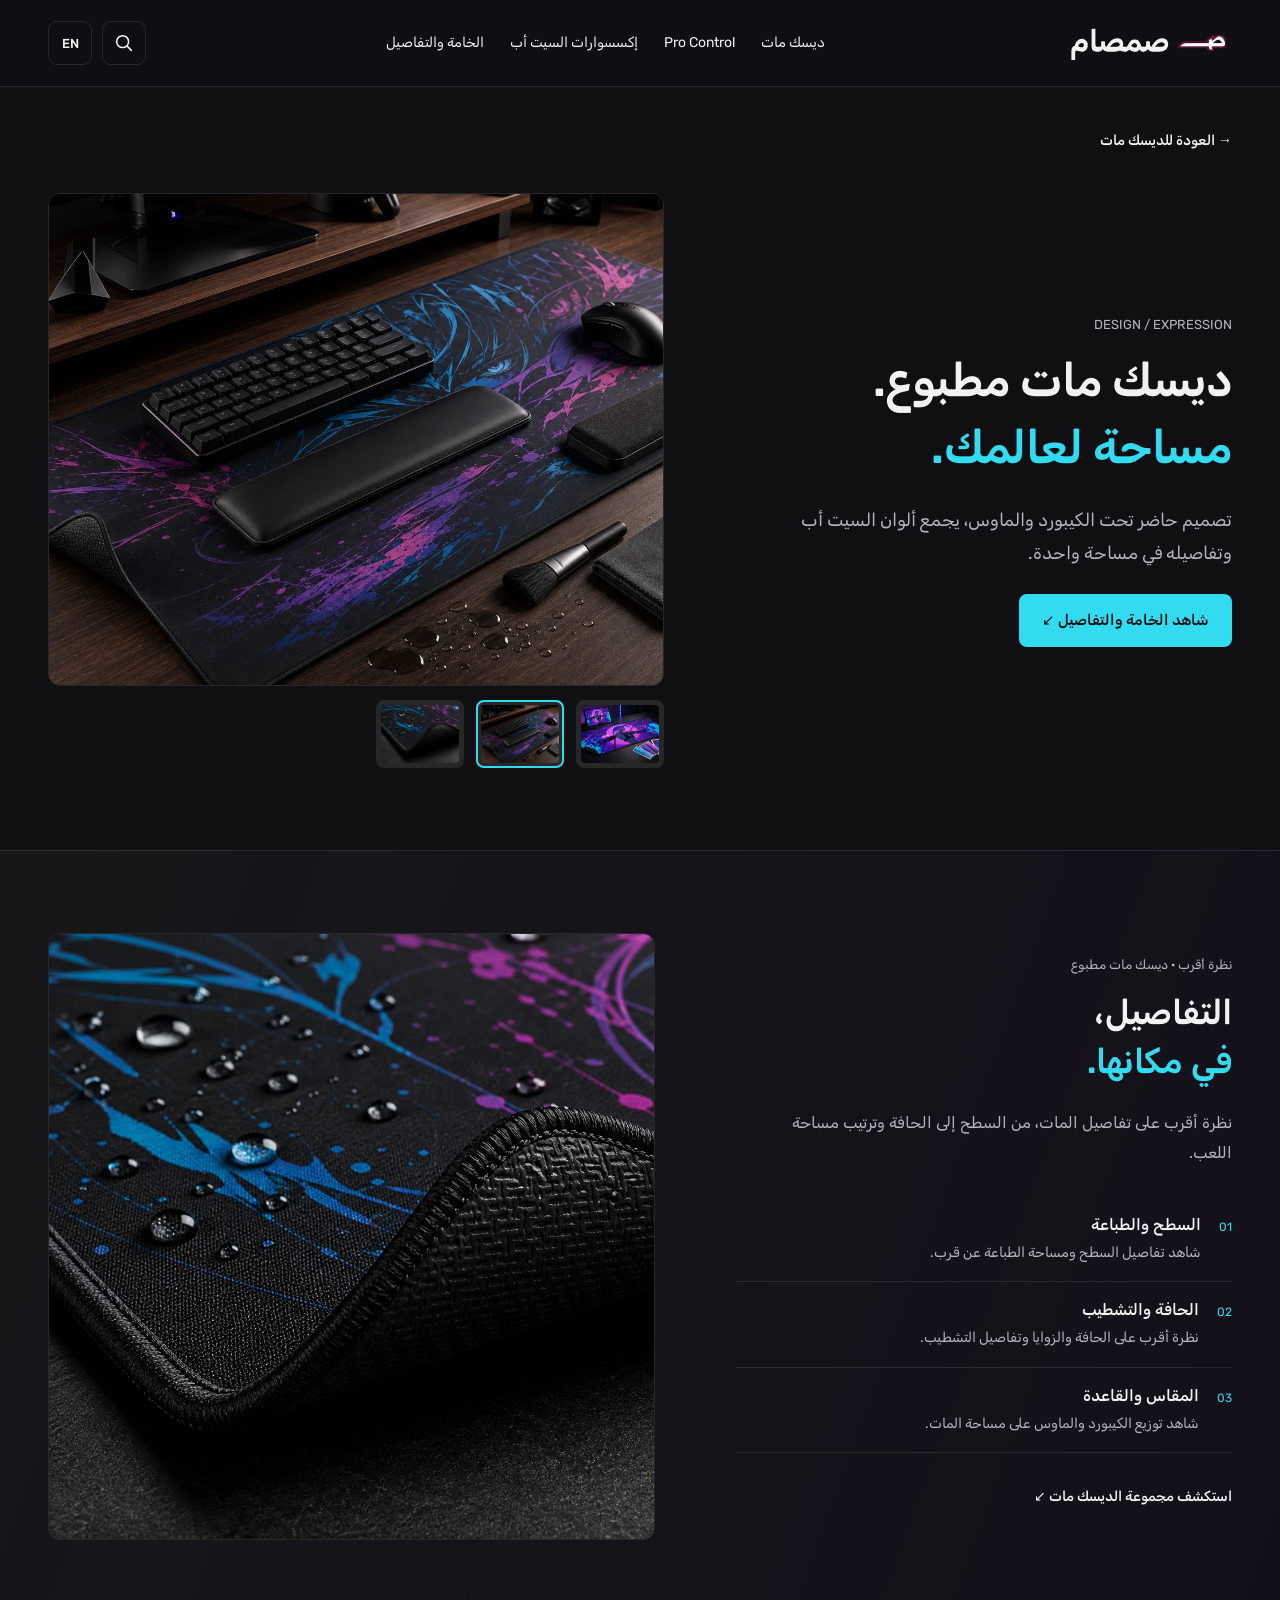
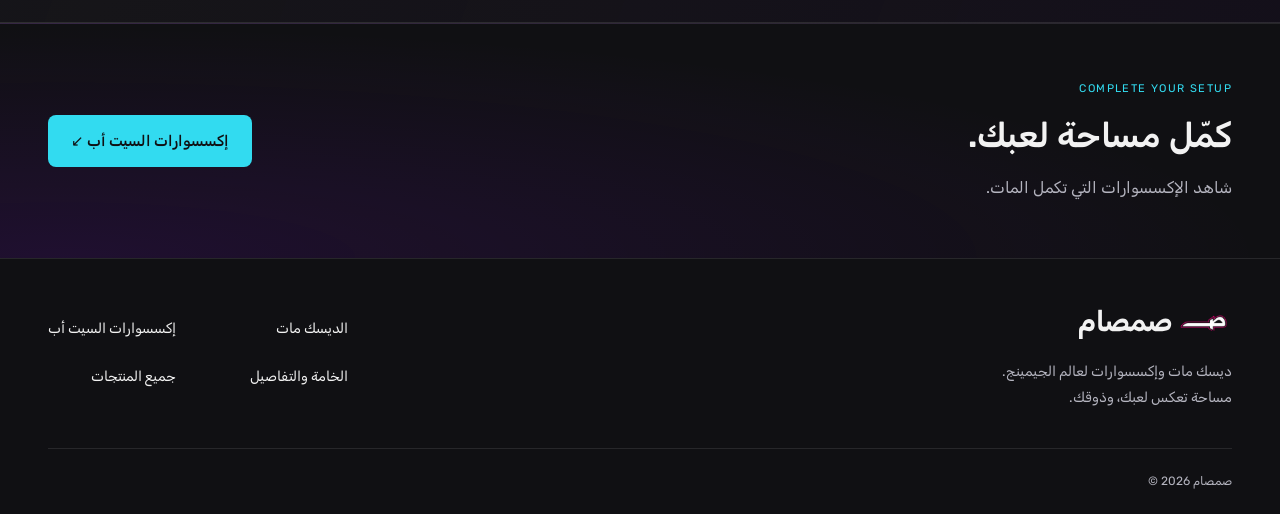
<file: website/ar/product-details.html>
<!doctype html><html lang="ar" dir="rtl"><head><meta charset="utf-8"><meta name="viewport" content="width=device-width,initial-scale=1"><meta name="robots" content="noindex,nofollow,noarchive,nosnippet,noimageindex"><title>صمصام · تفاصيل الديسك مات المطبوع</title><link rel="preload" href="../assets/fonts/rubik-arabic.woff2" as="font" type="font/woff2" crossorigin><link rel="stylesheet" href="../assets/css/home-ar.css?v=20261010-customer-copy"><link rel="stylesheet" href="../assets/css/product-ar.css?v=20261010-customer-copy"><link rel="icon" href="../assets/icons/options/favicon-b.svg?v=20261010-b" type="image/svg+xml"><script src="../assets/js/home-ar.js?v=20261010-customer-copy" defer></script><script src="../assets/js/product-ar.js?v=20261010-customer-copy" defer></script></head><body><a class="skip-link" href="#main">تجاوز إلى المحتوى</a>  <header class="site-header">
    <div class="container header-inner">
      <a class="brand" href="index.html" aria-label="صمصام · الرئيسية"><img src="../assets/icons/semsaam-logo-ar.svg?v=20261010-original" alt="صمصام" width="360" height="72"></a>
      <nav class="desktop-nav" aria-label="التنقل الرئيسي">
        <a href="index.html#products">ديسك مات</a><a href="index.html#pro-control" lang="en" dir="ltr">Pro Control</a><a href="index.html#addons">إكسسوارات السيت أب</a><a href="index.html#materials">الخامة والتفاصيل</a>
      </nav>
      <div class="header-actions">
        <button class="icon-button search-toggle" type="button" data-search-open aria-label="البحث في المنتجات" aria-haspopup="dialog"><svg viewBox="0 0 24 24" aria-hidden="true"><circle cx="10.5" cy="10.5" r="6.5"/><path d="m16 16 4 4"/></svg></button>
        <a class="icon-button language-switcher" href="../product-details.html" lang="en" dir="ltr" aria-label="Switch to English">EN</a>
        <button class="icon-button menu-toggle" type="button" data-menu-toggle aria-label="فتح القائمة" aria-expanded="false" aria-controls="mobile-menu"><svg viewBox="0 0 24 24" aria-hidden="true"><path d="M4 6h16M4 12h16M4 18h16"/></svg></button>
      </div>
    </div>
    <nav class="mobile-menu" id="mobile-menu" aria-label="تنقل الجوال" hidden>
      <div class="container"><a href="index.html#products">ديسك مات</a><a href="index.html#pro-control">Pro Control</a><a href="index.html#addons">إكسسوارات السيت أب</a><a href="index.html#materials">الخامة والتفاصيل</a><a href="product-list.html">جميع المنتجات <span aria-hidden="true">↗</span></a></div>
    </nav>
  </header>
<main id="main" tabindex="-1">
  <section class="product-overview section">
    <div class="container"><a class="text-link back-link" href="index.html#printed-mat">→ العودة للديسك مات</a>
      <div class="product-overview-grid">
        <div class="product-copy"><p class="kicker">DESIGN / EXPRESSION</p><h1>ديسك مات مطبوع.<br><span>مساحة لعالمك.</span></h1><p class="lead">تصميم حاضر تحت الكيبورد والماوس، يجمع ألوان السيت أب وتفاصيله في مساحة واحدة.</p><a class="button primary" href="#product-specifications">شاهد الخامة والتفاصيل ↙</a></div>
        <div class="product-gallery"><img class="product-main-image" id="product-main-image" src="../assets/images/home-hero-product-detail.webp" alt="سيت أب مع ديسك مات مطبوع وكيبورد وماوس" width="1408" height="1024" fetchpriority="high"><div class="product-thumbnails" aria-label="صور الديسك مات"><button type="button" aria-label="عرض تصميم الديسك مات" aria-pressed="false" data-product-image="../assets/images/preorder-design-proof.webp" data-product-alt="ديسك مات مطبوع بألوان بنفسجية في سيت أب ألعاب"><img src="../assets/images/preorder-design-proof.webp" alt="" width="160" height="120"></button><button type="button" aria-label="عرض الديسك مات داخل السيت أب" aria-pressed="true" data-product-image="../assets/images/home-hero-product-detail.webp" data-product-alt="ديسك مات مع كيبورد وماوس وإضاءة الجيمينج"><img src="../assets/images/home-hero-product-detail.webp" alt="" width="160" height="120"></button><button type="button" aria-label="عرض الخامة والحافة" aria-pressed="false" data-product-image="../assets/images/home-material-closeup.webp" data-product-alt="الخامة والحافة وقاعدة الديسك مات عن قرب"><img src="../assets/images/home-material-closeup.webp" alt="" width="160" height="120"></button></div><p class="gallery-status visually-hidden" aria-live="polite">الصورة 2 من 3</p></div>
      </div>
    </div>
  </section>
  <section class="section materials-section" id="product-specifications" tabindex="-1" aria-labelledby="spec-title"><div class="container materials-grid"><div class="materials-copy"><p class="kicker">نظرة أقرب · ديسك مات مطبوع</p><h2 id="spec-title">التفاصيل،<br><span>في مكانها.</span></h2><p>نظرة أقرب على تفاصيل المات، من السطح إلى الحافة وترتيب مساحة اللعب.</p><ul class="detail-list"><li><span>01</span><div><h3>السطح والطباعة</h3><p>شاهد تفاصيل السطح ومساحة الطباعة عن قرب.</p></div></li><li><span>02</span><div><h3>الحافة والتشطيب</h3><p>نظرة أقرب على الحافة والزوايا وتفاصيل التشطيب.</p></div></li><li><span>03</span><div><h3>المقاس والقاعدة</h3><p>شاهد توزيع الكيبورد والماوس على مساحة المات.</p></div></li></ul><a class="text-link" href="index.html#products">استكشف مجموعة الديسك مات ↙</a></div><figure class="materials-visual"><img src="../assets/images/home-material-closeup.webp" alt="الخامة والحافة عن قرب" width="1024" height="768" loading="lazy"></figure></div></section>
  <section class="setup-cta"><div class="container"><div><p class="kicker">COMPLETE YOUR SETUP</p><h2>كمّل مساحة لعبك.</h2><p>شاهد الإكسسوارات التي تكمل المات.</p></div><a class="button primary" href="index.html#addons">إكسسوارات السيت أب ↙</a></div></section>
</main>  <footer class="site-footer"><div class="container footer-top"><div><img src="../assets/icons/semsaam-logo-ar.svg?v=20261010-original" alt="صمصام" width="360" height="72"><p>ديسك مات وإكسسوارات لعالم الجيمينج.<br>مساحة تعكس لعبك، وذوقك.</p></div><nav aria-label="روابط المتجر"><a href="index.html#products">الديسك مات</a><a href="index.html#addons">إكسسوارات السيت أب</a><a href="index.html#materials">الخامة والتفاصيل</a><a href="product-list.html">جميع المنتجات</a></nav></div><div class="container footer-bottom"><span>© 2026 صمصام</span></div></footer>
  <dialog id="product-search" aria-labelledby="search-title"><div class="dialog-heading"><h2 id="search-title">شو بتدور لسيت أبك؟</h2><button class="icon-button" data-search-close type="button" aria-label="إغلاق البحث">×</button></div><form data-search-form role="search"><label for="product-query">ابحث في منتجات صمصام</label><div class="search-field"><input id="product-query" type="search" autocomplete="off" placeholder="ديسك مات، راحة المعصم…"><button class="button primary" type="submit">بحث</button></div></form><p class="search-status" role="status" data-search-status>اختر منتجًا، أو اكتب اسمه.</p><div class="search-results" data-search-results></div></dialog>
</body></html>
</file>
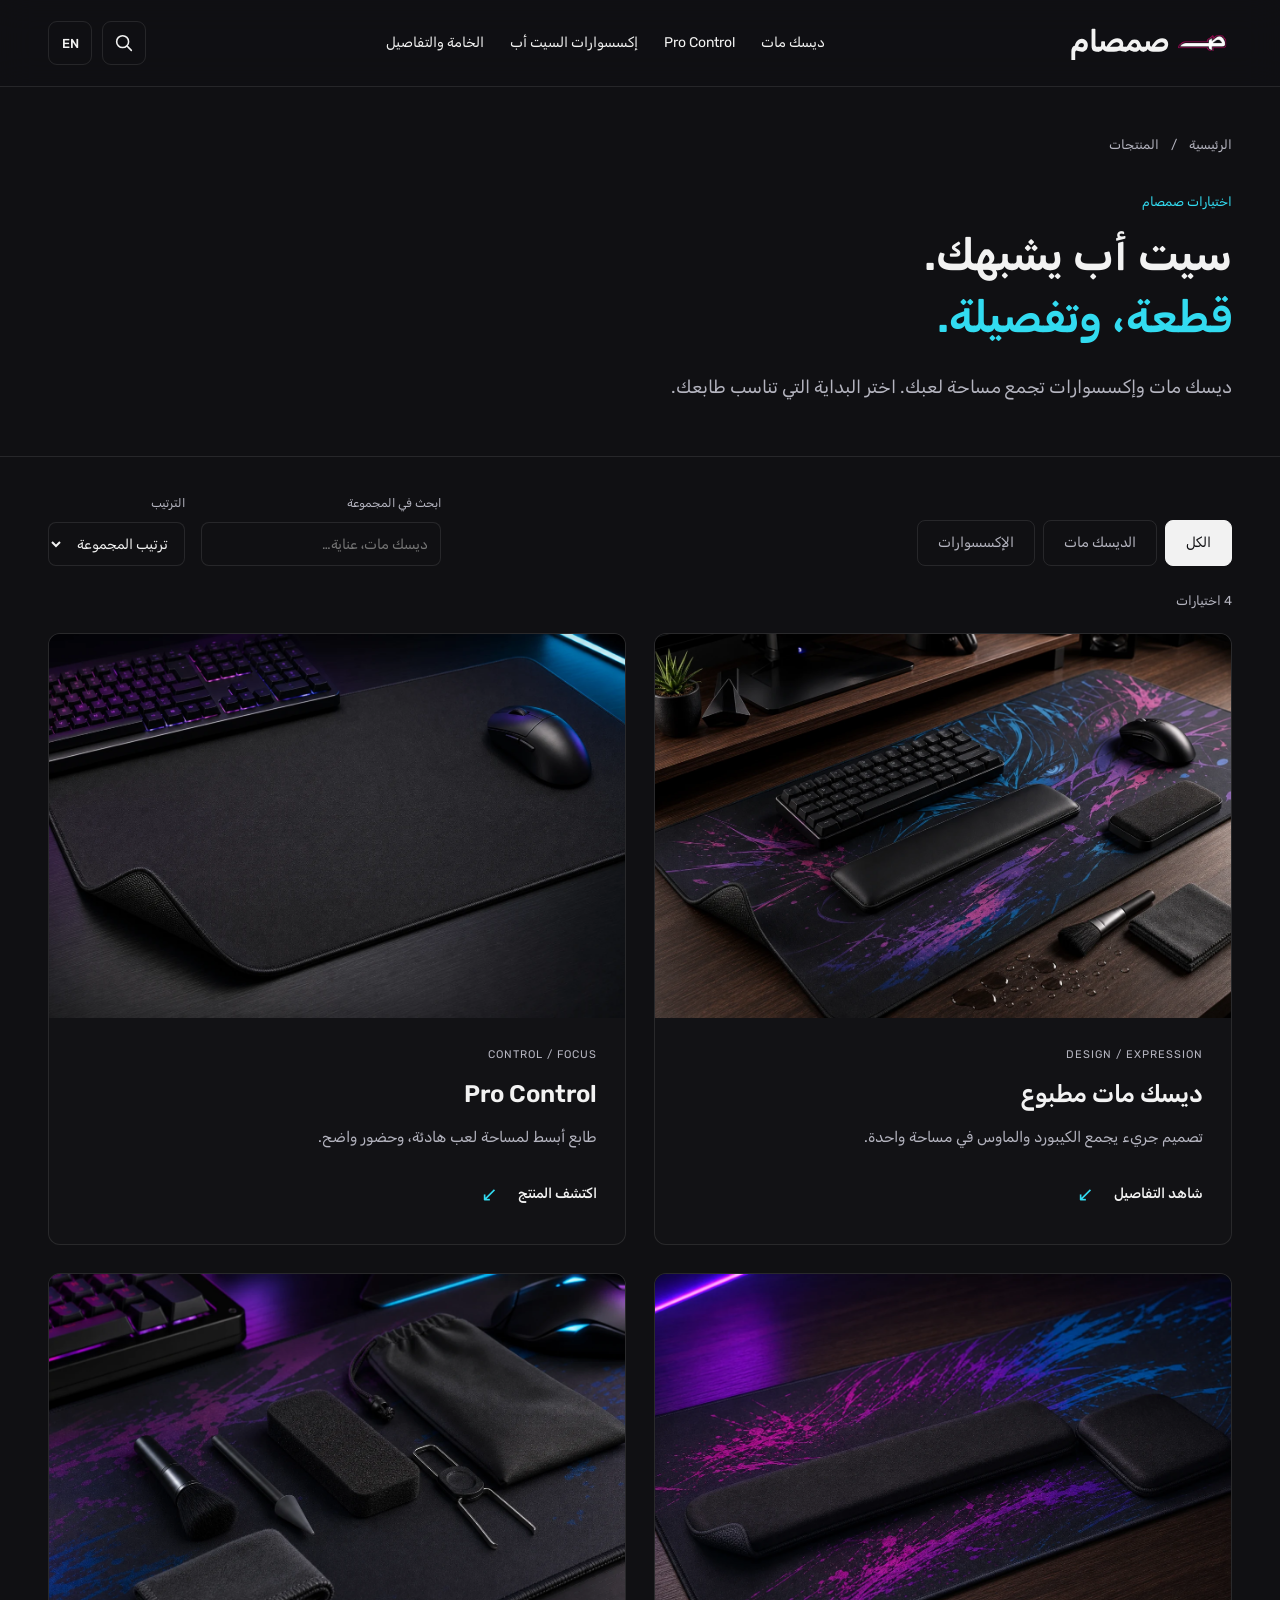
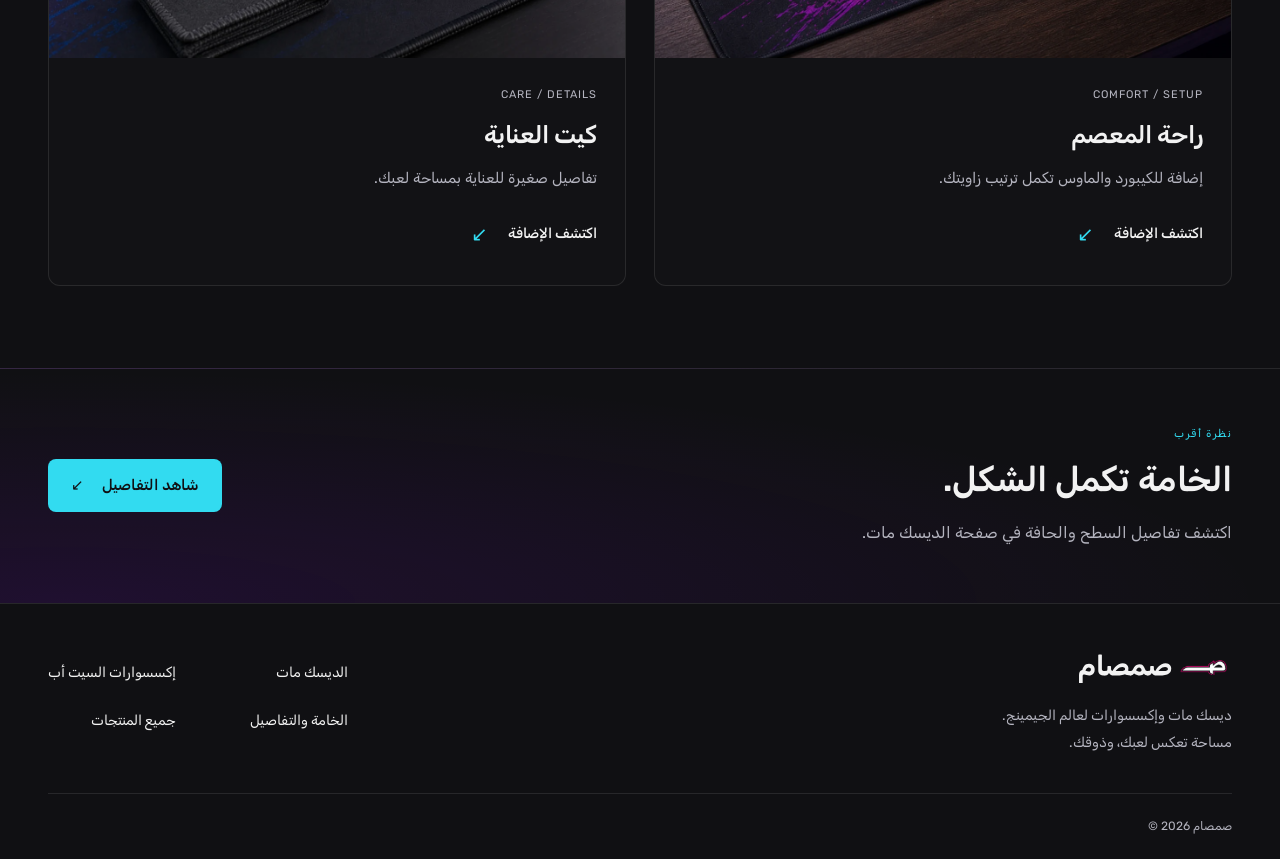
<file: website/ar/product-list.html>
<!doctype html><html lang="ar" dir="rtl"><head><meta charset="utf-8"><meta name="viewport" content="width=device-width, initial-scale=1"><meta name="robots" content="noindex,nofollow,noarchive,nosnippet,noimageindex"><title>صمصام · الديسك مات وإكسسوارات السيت أب</title><meta name="description" content="استكشف مجموعة الديسك مات وراحة المعصم وكيت العناية من صمصام."><link rel="preload" href="../assets/fonts/rubik-arabic.woff2" as="font" type="font/woff2" crossorigin><link rel="stylesheet" href="../assets/css/home-ar.css?v=20261010-customer-copy"><link rel="stylesheet" href="../assets/css/catalog-ar.css?v=20261010-customer-copy"><link rel="icon" href="../assets/icons/options/favicon-b.svg?v=20261010-b" type="image/svg+xml"><script src="../assets/js/home-ar.js?v=20261010-customer-copy" defer></script><script src="../assets/js/catalog-ar.js?v=20261010-customer-copy" defer></script></head><body><a class="skip-link" href="#main">تجاوز إلى المحتوى</a><header class="site-header">
    <div class="container header-inner">
      <a class="brand" href="index.html" aria-label="صمصام · الرئيسية"><img src="../assets/icons/semsaam-logo-ar.svg?v=20261010-original" alt="صمصام" width="360" height="72"></a>
      <nav class="desktop-nav" aria-label="التنقل الرئيسي">
        <a href="index.html#products">ديسك مات</a><a href="index.html#pro-control" lang="en" dir="ltr">Pro Control</a><a href="index.html#addons">إكسسوارات السيت أب</a><a href="index.html#materials">الخامة والتفاصيل</a>
      </nav>
      <div class="header-actions">
        <button class="icon-button search-toggle" type="button" data-search-open aria-label="البحث في المنتجات" aria-haspopup="dialog"><svg viewBox="0 0 24 24" aria-hidden="true"><circle cx="10.5" cy="10.5" r="6.5"/><path d="m16 16 4 4"/></svg></button>
        <a class="icon-button language-switcher" href="../product-list.html" lang="en" dir="ltr" aria-label="Switch to English">EN</a>
        <button class="icon-button menu-toggle" type="button" data-menu-toggle aria-label="فتح القائمة" aria-expanded="false" aria-controls="mobile-menu"><svg viewBox="0 0 24 24" aria-hidden="true"><path d="M4 6h16M4 12h16M4 18h16"/></svg></button>
      </div>
    </div>
    <nav class="mobile-menu" id="mobile-menu" aria-label="تنقل الجوال" hidden>
      <div class="container"><a href="index.html#products">ديسك مات</a><a href="index.html#pro-control">Pro Control</a><a href="index.html#addons">إكسسوارات السيت أب</a><a href="index.html#materials">الخامة والتفاصيل</a><a href="product-list.html">جميع المنتجات <span aria-hidden="true">↗</span></a></div>
    </nav>
  </header><main id="main" tabindex="-1">
<section class="catalog-intro"><div class="container"><nav class="breadcrumbs" aria-label="المسار"><a href="index.html">الرئيسية</a><span aria-hidden="true">/</span><span aria-current="page">المنتجات</span></nav><p class="kicker">اختيارات صمصام</p><h1>سيت أب يشبهك.<br><span>قطعة، وتفصيلة.</span></h1><p class="lead">ديسك مات وإكسسوارات تجمع مساحة لعبك. اختر البداية التي تناسب طابعك.</p></div></section>
<section class="section catalog-section" aria-label="استكشاف المنتجات"><div class="container"><div class="catalog-controls"><div class="catalog-categories" role="group" aria-label="تصنيف المنتجات"><button type="button" data-category-filter="all" aria-pressed="true">الكل</button><button type="button" data-category-filter="mats" aria-pressed="false">الديسك مات</button><button type="button" data-category-filter="accessories" aria-pressed="false">الإكسسوارات</button></div><div class="catalog-fields"><label for="catalog-query">ابحث في المجموعة<input id="catalog-query" type="search" placeholder="ديسك مات، عناية…" autocomplete="off"></label><label for="catalog-sort">الترتيب<select id="catalog-sort"><option value="featured">ترتيب المجموعة</option><option value="name">الاسم · أ إلى ي</option></select></label></div></div><p class="catalog-count" data-catalog-count role="status" aria-live="polite">4 اختيارات</p><div class="catalog-grid" data-catalog-grid><article class="catalog-card" data-catalog-card data-category="mats" data-name="ديسك مات مطبوع" data-keywords="desk mat gaming printed مطبوع جيمينج ديسك مات"><a class="catalog-image" href="product-details.html"><img src="../assets/images/home-hero-product-detail.webp" alt="ديسك مات مطبوع ضمن سيت أب ألعاب" width="1408" height="1024" loading="lazy" decoding="async"></a><div class="catalog-card-copy"><p class="kicker" lang="en" dir="ltr">DESIGN / EXPRESSION</p><h2><a href="product-details.html">ديسك مات مطبوع</a></h2><p>تصميم جريء يجمع الكيبورد والماوس في مساحة واحدة.</p><a class="text-link" href="product-details.html">شاهد التفاصيل<span aria-hidden="true">↙</span></a></div></article><article class="catalog-card" data-catalog-card data-category="mats" data-name="Pro Control" data-keywords="pro control تحكم هادئ ديسك مات"><a class="catalog-image" href="index.html#pro-control"><img src="../assets/images/hero-pro-control-live.webp" alt="Pro Control ضمن سيت أب ألعاب" width="1408" height="1024" loading="lazy" decoding="async"></a><div class="catalog-card-copy"><p class="kicker" lang="en" dir="ltr">CONTROL / FOCUS</p><h2><a href="index.html#pro-control">Pro Control</a></h2><p>طابع أبسط لمساحة لعب هادئة، وحضور واضح.</p><a class="text-link" href="index.html#pro-control">اكتشف المنتج<span aria-hidden="true">↙</span></a></div></article><article class="catalog-card" data-catalog-card data-category="accessories" data-name="راحة المعصم" data-keywords="راحة معصم كيبورد ماوس wrist rest"><a class="catalog-image" href="index.html#comfort-rest"><img src="../assets/images/hero-comfort-rest-detail.webp" alt="راحة المعصم ضمن سيت أب ألعاب" width="1408" height="1024" loading="lazy" decoding="async"></a><div class="catalog-card-copy"><p class="kicker" lang="en" dir="ltr">COMFORT / SETUP</p><h2><a href="index.html#comfort-rest">راحة المعصم</a></h2><p>إضافة للكيبورد والماوس تكمل ترتيب زاويتك.</p><a class="text-link" href="index.html#comfort-rest">اكتشف الإضافة<span aria-hidden="true">↙</span></a></div></article><article class="catalog-card" data-catalog-card data-category="accessories" data-name="كيت العناية" data-keywords="عناية تنظيف فرشاة care kit"><a class="catalog-image" href="index.html#care-kit"><img src="../assets/images/hero-care-kit-detail.webp" alt="كيت العناية ضمن سيت أب ألعاب" width="1408" height="1024" loading="lazy" decoding="async"></a><div class="catalog-card-copy"><p class="kicker" lang="en" dir="ltr">CARE / DETAILS</p><h2><a href="index.html#care-kit">كيت العناية</a></h2><p>تفاصيل صغيرة للعناية بمساحة لعبك.</p><a class="text-link" href="index.html#care-kit">اكتشف الإضافة<span aria-hidden="true">↙</span></a></div></article></div><div class="catalog-empty" data-catalog-empty hidden><h2>ما لقينا اختيار بهذا الاسم.</h2><p>جرّب اسمًا أقصر، أو استعرض المجموعة كاملة.</p><button class="button secondary" type="button" data-catalog-reset>عرض كل الاختيارات</button></div></div></section>
<section class="setup-cta"><div class="container"><div><p class="kicker">نظرة أقرب</p><h2>الخامة تكمل الشكل.</h2><p>اكتشف تفاصيل السطح والحافة في صفحة الديسك مات.</p></div><a class="button primary" href="product-details.html#product-specifications">شاهد التفاصيل <span aria-hidden="true">↙</span></a></div></section></main><footer class="site-footer"><div class="container footer-top"><div><img src="../assets/icons/semsaam-logo-ar.svg?v=20261010-original" alt="صمصام" width="360" height="72"><p>ديسك مات وإكسسوارات لعالم الجيمينج.<br>مساحة تعكس لعبك، وذوقك.</p></div><nav aria-label="روابط المتجر"><a href="index.html#products">الديسك مات</a><a href="index.html#addons">إكسسوارات السيت أب</a><a href="index.html#materials">الخامة والتفاصيل</a><a href="product-list.html">جميع المنتجات</a></nav></div><div class="container footer-bottom"><span>© 2026 صمصام</span></div></footer><dialog id="product-search" aria-labelledby="search-title"><div class="dialog-heading"><h2 id="search-title">شو بتدور لسيت أبك؟</h2><button class="icon-button" data-search-close type="button" aria-label="إغلاق البحث">×</button></div><form data-search-form role="search"><label for="product-query">ابحث في منتجات صمصام</label><div class="search-field"><input id="product-query" type="search" autocomplete="off" placeholder="ديسك مات، راحة المعصم…"><button class="button primary" type="submit">بحث</button></div></form><p class="search-status" role="status" data-search-status>اختر منتجًا، أو اكتب اسمه.</p><div class="search-results" data-search-results></div></dialog></body></html>
</file>
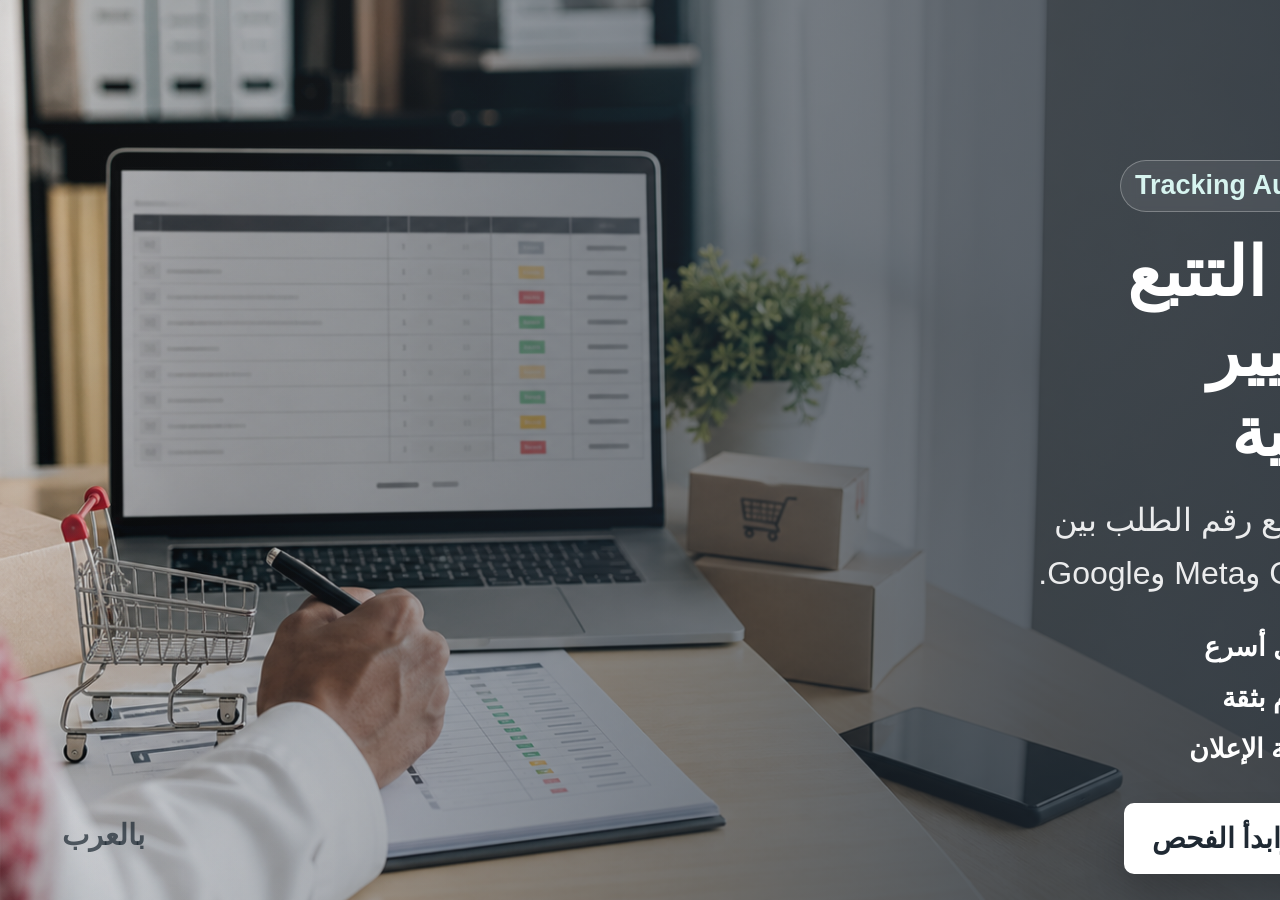
<file: website/assets/tracking-checklist-banner.html>
<!doctype html>
<html lang="ar" dir="rtl">
<head>
<meta name="robots" content="noindex,nofollow,noarchive,nosnippet,noimageindex">
  <meta charset="utf-8">
  <style>
    * {
      box-sizing: border-box;
    }

    body {
      margin: 0;
      background: #f7faf9;
      font-family: "IBM Plex Sans Arabic", "Arial", "Tahoma", sans-serif;
    }

    .banner {
      position: relative;
      width: 1600px;
      height: 900px;
      overflow: hidden;
      background-image: url("tracking-checklist-photo-base.png");
      background-size: cover;
      background-position: center;
    }

    .shade {
      position: absolute;
      inset: 0;
      background:
        linear-gradient(90deg, rgba(31, 41, 51, 0.08) 0%, rgba(31, 41, 51, 0.72) 64%, rgba(31, 41, 51, 0.88) 100%),
        linear-gradient(180deg, rgba(255,255,255,0.05) 0%, rgba(0,0,0,0.06) 100%);
    }

    .panel {
      position: absolute;
      right: 92px;
      top: 118px;
      width: 530px;
      padding: 42px 44px 40px;
      color: #ffffff;
      text-align: right;
    }

    .eyebrow {
      display: inline-block;
      margin: 0 0 20px;
      padding: 8px 14px;
      border: 1px solid rgba(255, 255, 255, 0.28);
      border-radius: 999px;
      color: #d7f4ef;
      font-size: 27px;
      font-weight: 700;
      line-height: 1.25;
      background: rgba(255, 255, 255, 0.08);
      backdrop-filter: blur(8px);
    }

    h1 {
      margin: 0 0 22px;
      color: #ffffff;
      font-size: 68px;
      font-weight: 900;
      line-height: 1.18;
      letter-spacing: 0;
    }

    .lead {
      margin: 0 0 28px;
      color: rgba(255, 255, 255, 0.9);
      font-size: 32px;
      font-weight: 500;
      line-height: 1.65;
    }

    .benefits {
      display: grid;
      gap: 12px;
      margin: 0 0 34px;
    }

    .benefit {
      display: flex;
      gap: 12px;
      align-items: center;
      color: #ffffff;
      font-size: 27px;
      font-weight: 700;
      line-height: 1.45;
    }

    .check {
      display: inline-grid;
      width: 34px;
      height: 34px;
      place-items: center;
      flex: 0 0 34px;
      border-radius: 50%;
      background: #d7f4ef;
      color: #1f2933;
      font-size: 23px;
      font-weight: 900;
    }

    .cta {
      display: inline-block;
      padding: 18px 28px;
      border-radius: 10px;
      background: #ffffff;
      color: #1f2933;
      font-size: 28px;
      font-weight: 900;
      line-height: 1.25;
      box-shadow: 0 18px 40px rgba(0, 0, 0, 0.22);
    }

    .brand {
      position: absolute;
      left: 62px;
      bottom: 48px;
      color: rgba(31, 41, 51, 0.72);
      font-size: 29px;
      font-weight: 900;
      letter-spacing: 0;
    }
  </style>
</head>
<body>
  <main class="banner" aria-label="Tracking Audit Checklist">
    <div class="shade"></div>
    <section class="panel">
      <p class="eyebrow">Tracking Audit Checklist</p>
      <h1>افحص التتبع قبل تغيير الميزانية</h1>
      <p class="lead">اعرف أين يضيع رقم الطلب بين Shopify وGA4 وMeta وGoogle.</p>
      <div class="benefits">
        <div class="benefit"><span class="check">✓</span><span>تكشف الخلل أسرع</span></div>
        <div class="benefit"><span class="check">✓</span><span>تقارن الأرقام بثقة</span></div>
        <div class="benefit"><span class="check">✓</span><span>تحمي ميزانية الإعلان</span></div>
      </div>
      <div class="cta">افتح الشيت وابدأ الفحص</div>
    </section>
    <div class="brand">بالعرب</div>
  </main>
</body>
</html>
</file>
<file: styles.css>
@font-face{font-family:Rubik;src:url('fonts/noto-arabic.woff2') format('woff2');font-weight:300 900;font-display:swap;unicode-range:U+0600-06FF,U+0750-077F,U+08A0-08FF,U+FB50-FDFF,U+FE70-FEFF}@font-face{font-family:Rubik;src:url('fonts/rubik-latin.woff2') format('woff2');font-weight:300 900;font-display:swap;unicode-range:U+0000-00FF,U+0131,U+0152-0153,U+02BB-02BC,U+02C6,U+02DA,U+02DC,U+0304,U+0308,U+0329,U+2000-206F,U+2074,U+20AC,U+2122,U+2191,U+2193,U+2212,U+2215,U+FEFF,U+FFFD}
:root{--ink:#101013;--charcoal:#272727;--paper:#f6f6f8;--white:#fff;--text:#212129;--muted:#62626f;--line:#e2e2e9;--purple:#900dff;--deep-purple:#6607b8;--cyan:#32dbf0;--pink:#ff0181;--yellow:#fae100;--sidebar:264px;--radius:16px;font-family:Rubik,'Segoe UI',Tahoma,sans-serif;color:var(--text);background:var(--paper);font-synthesis:none;line-height:1.75}
*{box-sizing:border-box}body{margin:0}button,input{font:inherit}button,a,input{-webkit-tap-highlight-color:transparent}button{cursor:pointer}a{color:var(--deep-purple);text-decoration:none}a:hover{text-decoration:underline}button:focus-visible,a:focus-visible,input:focus-visible{outline:3px solid var(--deep-purple);outline-offset:4px}img{display:block;max-width:100%;height:auto}svg{width:20px;height:20px;fill:none;stroke:currentColor;stroke-width:1.7;flex-shrink:0}h1,h2,h3,p{margin-top:0}h1{font-size:clamp(30px,3vw,43px);line-height:1.45;letter-spacing:-.9px;margin-bottom:16px;font-weight:700}h1 span{color:var(--deep-purple)}h2{font-size:21px;line-height:1.5;letter-spacing:-.3px;margin-bottom:14px}h3{font-size:18px;line-height:1.5}p{color:var(--muted);margin-bottom:18px}code,kbd{font-family:Consolas,monospace;direction:ltr;unicode-bidi:isolate;font-size:13px;overflow-wrap:anywhere}code{background:#eeedf3;padding:2px 5px;border-radius:4px}small,.small{font-size:13px;color:var(--muted)}[hidden]{display:none!important}.skip{position:fixed;top:-100px;right:20px;background:white;padding:12px;z-index:100}.skip:focus{top:10px}.sidebar{position:fixed;inset:0 0 0 auto;width:var(--sidebar);background:var(--ink);color:#f2f2f2;z-index:30;padding:34px 22px;display:flex;flex-direction:column;overflow-y:auto}.sidebar a{color:inherit}.sidebar a:focus-visible{outline-color:var(--cyan)}.identity{display:block;padding:0 14px 30px;border-bottom:1px solid #303036}.identity img{width:172px;max-height:44px;object-fit:contain;object-position:right}.identity>span{display:flex;justify-content:space-between;align-items:center;direction:ltr;font:11px/1.4 Consolas,monospace;letter-spacing:1.4px;margin-top:20px;color:#aaaab5}.identity b{background:#292330;color:#d9afff;padding:2px 7px;border-radius:4px}.side-label{font-size:11px;color:#9a9aa6;margin:27px 15px 12px}nav{display:grid;gap:5px}nav a{display:flex;align-items:center;gap:13px;min-height:48px;font-size:14px;padding:10px 13px;border-radius:8px;border:1px solid transparent;transition:background .18s}nav a span{color:#aaaab5;font:11px Consolas,monospace}nav a:hover{background:#202026;text-decoration:none}nav a[aria-current=page]{background:#271637;border-color:#422256;color:white}nav a[aria-current=page] span{color:var(--cyan)}.side-bottom{margin-top:auto;padding:36px 14px 0;font-size:12px;color:#bcbcc6}.side-bottom p{color:#aaaab5;font-size:11px;margin:14px 0 19px}.side-bottom time{color:#dddde5}.side-bottom a{font-size:12px}.dot{display:inline-block;width:7px;height:7px;border-radius:50%;background:var(--cyan);margin-left:7px}.workspace{margin-right:var(--sidebar)}.topbar{height:72px;display:flex;align-items:center;justify-content:space-between;gap:16px;padding:0 42px;border-bottom:1px solid var(--line);background:var(--white)}.breadcrumb{font-size:13px;color:var(--muted)}.breadcrumb span{margin:0 14px;color:#aaa}.breadcrumb strong{color:var(--text);font-weight:500}.access-label{font-size:12px;display:flex;gap:8px;align-items:center;color:var(--muted)}.access-label svg{width:16px}.menu-button{display:none;background:none;border:0;font-size:22px;min-width:44px;min-height:44px}.search-wrap{padding:22px 42px 0;max-width:1340px;margin:auto;position:relative;z-index:20}.search-wrap>label{font-size:12px;color:var(--muted);display:block;margin-bottom:7px}.search-box{display:flex;align-items:center;gap:12px;border:1px solid var(--line);border-radius:9px;background:var(--white);padding:0 16px;max-width:680px;height:48px}.search-box svg{color:var(--muted);width:18px}.search-box input{min-width:0;width:100%;background:none;border:0;outline:none;font-size:13px;min-height:44px;color:var(--text)}.search-box:focus-within{outline:2px solid var(--deep-purple);outline-offset:2px}.search-box input:focus-visible{outline:none}.search-box kbd{color:#92929f;border:1px solid var(--line);border-radius:4px;padding:0 7px}.search-results{position:absolute;top:100%;right:42px;left:42px;max-width:680px;background:white;border:1px solid var(--line);box-shadow:0 16px 35px #1010131a;border-radius:10px;margin-top:8px;max-height:440px;overflow:auto;padding:8px}.search-results a{display:block;padding:12px;border-radius:6px;color:var(--text);font-size:14px}.search-results a:hover{background:#f4edfb;text-decoration:none}.search-results small{display:block}.search-results p{margin:12px}.search-results .result-count{font-size:12px;border-bottom:1px solid var(--line);padding-bottom:8px}main{padding:32px 42px 50px;max-width:1340px;margin:auto;outline:none}.page-heading{display:flex;justify-content:space-between;align-items:flex-start;gap:24px;margin-bottom:30px}.page-heading>div{max-width:740px}.eyebrow{font:11px/1.6 Consolas,monospace;letter-spacing:1.5px;color:var(--deep-purple);direction:ltr;text-align:right;margin-bottom:12px}.lede{font-size:15px;max-width:670px;margin-bottom:0}.version{text-align:left;font-size:11px;color:var(--muted);white-space:nowrap;margin-top:4px;line-height:2}.version b{font:14px Consolas,monospace;color:var(--ink)}.metric-grid{display:grid;grid-template-columns:repeat(4,1fr);border:1px solid var(--line);border-radius:var(--radius);background:white;overflow:hidden;margin-bottom:32px}.metric-grid>div{padding:20px 24px;border-left:1px solid var(--line)}.metric-grid>div:last-child{border:0}.metric-grid b{display:block;font:600 30px/1.3 Rubik,'Segoe UI',sans-serif}.metric-grid span{display:block;color:var(--muted);font-size:12px;margin-top:8px}.section-bar{display:flex;align-items:center;justify-content:space-between;gap:15px;margin:32px 0 18px}.section-bar h2{font-size:18px;margin:0}.section-bar>span:not(.status),.section-bar>a{font-size:12px;color:var(--muted)}.entry-grid{display:grid;grid-template-columns:1.45fr 1fr;gap:20px;margin-bottom:24px}.entry{border-radius:var(--radius);overflow:hidden;min-height:258px;padding:27px;position:relative;text-decoration:none;color:white}.entry:hover{text-decoration:none}.entry:focus-visible{outline-offset:4px}.entry h2{font-size:27px;line-height:1.55;margin-top:15px;margin-bottom:8px}.entry p{font-size:12px;max-width:260px;color:#c6c6d0}.text-link{font-size:13px;font-weight:500}.design-entry{background:#141119;display:flex;align-items:center;isolation:isolate}.design-entry>div{width:62%;position:relative;z-index:2}.design-entry>img{position:absolute;left:-9%;bottom:0;width:58%;height:100%;object-fit:cover;opacity:.65;mask-image:linear-gradient(to right,black 50%,transparent)}.design-entry .text-link{color:var(--cyan)}.badge{display:inline-block;background:#32dbf019;border:1px solid #32dbf041;color:#79e8f5;border-radius:5px;padding:4px 9px;font-size:10px}.brand-entry{background:#21172b;display:flex;flex-direction:column;justify-content:space-between}.brand-entry>img{width:140px}.brand-entry h2{font-size:23px;margin-top:18px}.brand-entry .text-link{color:#d6b3f6}.mini-palette{display:flex;position:absolute;left:25px;top:25px;gap:4px;direction:ltr}.mini-palette i{width:8px;height:25px;border-radius:2px}.two-col{display:grid;grid-template-columns:1fr 1fr;gap:20px;margin:24px 0}.panel{padding:25px;border:1px solid var(--line);border-radius:var(--radius);background:white}.panel p{font-size:14px}.panel-top{display:flex;justify-content:space-between;align-items:flex-start;gap:14px}.panel-top h2{font-size:18px}.status{display:inline-block;white-space:nowrap;font-size:10px;font-weight:500;border-radius:5px;padding:4px 9px;line-height:1.6}.confirmed{color:#176550;background:#e6f5ee}.prototype{color:#704517;background:#fff2de}.pending{color:#704517;background:#fff2de}.specification{color:#5a2887;background:#f1e8fb}.fact-list{list-style:none;padding:0;margin:0 0 18px}.fact-list li{display:flex;justify-content:space-between;align-items:center;gap:16px;padding:10px 0;border-bottom:1px solid #efeff3;font-size:12px}.fact-list li span{color:var(--muted)}.fact-list li b{font-size:12px;font-weight:500}.fact-list li:last-child{border:0}.callout{background:#f0edf6;border-color:#ded5e9;display:flex;flex-direction:column;justify-content:center}.callout h2{font-size:24px}.callout .eyebrow{color:#716282}.provenance{border-top:1px solid var(--line);padding-top:20px;margin-top:30px;color:var(--muted);font-size:12px;line-height:1.9}.button{display:inline-flex;min-height:44px;align-items:center;justify-content:center;gap:8px;background:var(--deep-purple);border:1px solid var(--deep-purple);color:white;padding:9px 16px;border-radius:8px;font-size:12px;font-weight:500;white-space:nowrap}.button:hover{background:#510492;text-decoration:none}.button.subtle{background:white;border-color:var(--line);color:var(--deep-purple)}.brand-board{display:grid;grid-template-columns:1.1fr 1fr;overflow:hidden;border-radius:var(--radius);border:1px solid var(--line)}.logo-stage{background:var(--ink);min-height:245px;padding:44px;display:flex;flex-direction:column;align-items:center;justify-content:center;gap:30px;color:#a7a7b3}.logo-stage img{max-width:290px}.logo-stage span{font-size:13px;letter-spacing:1px}.brand-summary{padding:32px;background:white}.brand-summary h2{font-size:32px;margin:16px 0 10px;direction:ltr;text-align:right}.brand-summary p{font-size:14px}.swatch-grid{display:grid;grid-template-columns:repeat(4,1fr);gap:13px}.swatch{padding:0;border:1px solid var(--line);border-radius:10px;background:white;overflow:hidden;text-align:right;transition:transform .18s}.swatch:hover{transform:translateY(-2px)}.swatch i{display:block;height:80px;border-bottom:1px solid var(--line)}.swatch>span{padding:13px 15px;display:block;font-size:12px}.swatch b{display:block;font:13px/1.6 Consolas,monospace;direction:ltr;text-align:right;color:var(--muted);margin-top:4px}.type-sample{font-size:24px;font-weight:600;border-top:1px solid var(--line);padding-top:20px;line-height:1.7;margin-top:24px}.type-sample span{font-size:21px}.pattern-links{display:flex;flex-wrap:wrap;gap:12px;margin:20px 0}.pattern-links a{border:1px solid var(--line);border-radius:6px;padding:12px;font-size:13px}.note{padding:18px 22px;border:1px solid #eddfc2;border-right:3px solid #b27b2c;background:#fffaf0;border-radius:8px;font-size:13px;line-height:1.9;margin:24px 0}.design-grid{display:grid;grid-template-columns:repeat(3,1fr);gap:18px}.design-card{border:1px solid var(--line);border-radius:var(--radius);background:white;overflow:hidden}.image-button{display:block;width:100%;padding:0;border:0;background:#18181d;overflow:hidden;position:relative}.image-button:after{content:'↗';position:absolute;bottom:12px;left:12px;display:grid;place-items:center;width:32px;height:32px;border:1px solid #ffffff54;border-radius:8px;background:#101013d9;color:white;font-size:18px;pointer-events:none}.tall-design{height:340px}.tall-design img{width:100%;height:auto;object-fit:cover;object-position:top;transition:transform .2s}.image-button:hover img{transform:scale(1.025)}.image-button:focus-visible{outline-offset:-4px;outline-color:var(--cyan)}.design-card>div{padding:20px}.design-card h2{font-size:18px;margin-bottom:5px}.design-card p{font:11px/1.8 Consolas,monospace;margin-bottom:12px;text-align:right}.design-card a{font-size:12px}.design-grid+.small{margin-top:20px}.preview-links{display:grid;grid-template-columns:repeat(3,1fr);gap:18px}.preview-links .panel{padding:23px}.preview-links p{font-size:12px}.preview-links a:not(.button){font-size:12px;margin-right:9px}.gallery-toolbar{display:flex;justify-content:space-between;align-items:center;gap:20px;margin-bottom:25px}.filter-group{display:flex;gap:8px;flex-wrap:wrap}.filter-group button{min-height:44px;border:1px solid var(--line);background:white;color:var(--muted);font-size:12px;padding:8px 14px;border-radius:8px}.filter-group button[aria-pressed=true]{background:var(--ink);color:white;border-color:var(--ink)}.gallery-grid{display:grid;grid-template-columns:repeat(3,1fr);gap:20px}.asset-card{border:1px solid var(--line);background:white;border-radius:var(--radius);overflow:hidden}.asset-card .image-button img{width:100%;height:188px;object-fit:cover;object-position:top}.asset-info{padding:19px}.asset-info h3{font-size:15px;margin-bottom:7px}.asset-info p{font-size:12px;line-height:1.7;margin-bottom:14px}.asset-info a{font-size:11px}.asset-info a span{float:left}.product-focus{display:grid;grid-template-columns:1fr 1fr;background:white;border:1px solid var(--line);border-radius:var(--radius);overflow:hidden}.product-focus>img{height:100%;width:100%;object-fit:cover;background:var(--ink)}.product-focus>div{padding:30px}.product-focus h2{font-size:22px;margin:20px 0 0;text-align:right}.product-focus .dimension{font-size:26px;color:var(--ink);text-align:right;font-weight:500;margin:5px 0 20px}.product-focus p{font-size:14px}dl{margin:0}dt{font-size:12px;font-weight:500}dd{font-size:12px;color:var(--muted);margin:0 0 13px;text-align:right}.table-wrap{overflow-x:auto;border:1px solid var(--line);border-radius:12px;background:white;margin-bottom:20px}table{width:100%;border-collapse:collapse;font-size:13px;min-width:580px;text-align:right}th{font-size:11px;color:var(--muted);background:#efeff4;font-weight:500}th,td{padding:17px 22px;border-bottom:1px solid var(--line);vertical-align:top}tbody tr:last-child td{border:0}td b{font-weight:500}.planning{margin-top:32px}.planning-grid{display:grid;grid-template-columns:repeat(4,1fr);gap:25px;margin:16px 0 25px}.planning-grid b{font-size:26px;display:block;direction:ltr;text-align:right}.planning-grid small{font-size:11px;font-weight:400}.planning-grid span{font-size:11px;color:var(--muted);display:block}.planning>a{font-size:13px}.decision-list{border:1px solid var(--line);border-radius:var(--radius);background:white;overflow:hidden}.decision{display:flex;padding:27px 30px;gap:25px;border-bottom:1px solid var(--line)}.decision:last-child{border:0}.decision>span{font:18px/1.9 Consolas,monospace;color:var(--purple);padding-top:2px}.decision h2{font-size:18px;margin-bottom:8px}.decision p{font-size:14px;margin-bottom:8px}.decision small{font-size:11px}.document-grid{display:grid;grid-template-columns:repeat(3,1fr);gap:18px;margin-bottom:25px}.document{padding:25px;border:1px solid var(--line);background:white;border-radius:var(--radius);display:flex;flex-direction:column;transition:border-color .18s}.document:hover{border-color:#a781cb;text-decoration:none}.document>span{font-size:11px;color:var(--muted);margin-bottom:23px}.document h2{font-size:19px;color:var(--text);margin-bottom:8px}.document p{font-size:13px}.document b{font-size:12px;font-weight:500;margin-top:auto}.source-links{display:flex;gap:12px;flex-wrap:wrap}.source-links a{border:1px solid var(--line);border-radius:7px;background:white;padding:12px 17px;font-size:12px}.footer{display:flex;justify-content:space-between;gap:20px;padding:22px 42px;border-top:1px solid var(--line);color:#777785;font-size:11px}.footer>span:first-child{font:11px Consolas,monospace;letter-spacing:1px}.page{scroll-margin-top:25px}.enhanced .page:not(.active){display:none}.page:target{scroll-margin-top:25px}.drawer-shade{position:fixed;inset:0;background:#10101380;z-index:29}.icon-button{min-height:44px;min-width:44px;background:none;border:1px solid var(--line);color:var(--text);border-radius:8px;font-size:26px;line-height:1}dialog{border:1px solid var(--line);border-radius:16px;padding:0;width:min(1050px,94vw);max-height:92vh;color:var(--text);background:white}dialog::backdrop{background:#07070bc9}.dialog-top{display:flex;justify-content:space-between;gap:20px;padding:20px 24px;border-bottom:1px solid var(--line)}.dialog-top h2{font-size:18px;margin-bottom:4px}.dialog-top p{font-size:12px;margin:0}.dialog-image{max-height:65vh;overflow:auto;padding:22px;background:#ededf2}.dialog-image img{width:100%;height:auto;margin:auto}.dialog-bottom{display:flex;justify-content:space-between;align-items:center;gap:15px;padding:15px 24px}.dialog-bottom>span{font-size:11px;color:var(--muted);overflow-wrap:anywhere;direction:ltr;text-align:right}#toast{position:fixed;bottom:25px;left:30px;z-index:100;padding:12px 20px;background:var(--ink);color:white;border:1px solid #484850;border-radius:8px;font-size:13px;box-shadow:0 6px 20px #0002}
@media(min-width:1600px){main{padding-top:40px}.gallery-grid{grid-template-columns:repeat(4,1fr)}}
@media(max-width:1180px){:root{--sidebar:235px}.sidebar{padding:28px 15px}nav a{font-size:13px;gap:9px}.topbar{padding-inline:28px}.search-wrap{padding-inline:28px}main{padding-inline:28px}.search-results{right:28px;left:28px}.entry{padding:23px}.entry h2{font-size:24px}.gallery-grid{grid-template-columns:repeat(2,1fr)}.metric-grid>div{padding:20px 15px}.two-col .panel{padding:22px}.fact-list li{flex-wrap:wrap;gap:5px}.design-grid{gap:12px}.tall-design{height:290px}.preview-links .panel{padding:18px}.planning-grid{grid-template-columns:repeat(2,1fr)}.document-grid{grid-template-columns:repeat(2,1fr)}}
@media(max-width:900px){:root{--sidebar:264px}.sidebar{transform:translateX(100%);transition:transform .2s}.sidebar.open{transform:none}.workspace{margin-right:0}.topbar{height:64px;justify-content:flex-start;padding-inline:20px}.menu-button{display:block}.access-label{margin-right:auto}.page-heading{gap:20px}.version{display:none}.footer{padding-inline:25px}.entry-grid{grid-template-columns:1.3fr 1fr}}
@media(max-width:620px){.topbar{padding-inline:14px;gap:8px}.breadcrumb{font-size:11px}.breadcrumb span{margin-inline:8px}.access-label{font-size:10px;gap:5px}.search-wrap{padding:18px 20px 0}.search-results{left:20px;right:20px}.search-box{padding-inline:12px}.search-box input{font-size:12px}.search-box kbd{display:none}main{padding:26px 20px 35px}.page-heading{flex-direction:column;margin-bottom:24px}.page-heading .button{margin-top:0}h1{font-size:29px;letter-spacing:-.5px}.lede{font-size:14px}.eyebrow{font-size:10px}.metric-grid{grid-template-columns:repeat(2,1fr);margin-bottom:25px}.metric-grid>div{padding:17px 20px}.metric-grid>div:nth-child(2){border-left:0}.metric-grid>div:nth-child(-n+2){border-bottom:1px solid var(--line)}.metric-grid b{font-size:26px}.metric-grid span{font-size:10px}.entry-grid,.two-col,.brand-board,.product-focus,.design-grid,.preview-links{grid-template-columns:1fr;gap:16px}.entry{min-height:240px}.design-entry>div{width:66%}.brand-entry{min-height:230px}.panel{padding:23px}.section-bar{margin-top:28px}.section-bar h2{font-size:17px}.section-bar>span{font-size:10px}.panel-top{flex-wrap:wrap;gap:4px}.fact-list li{display:flex;flex-wrap:nowrap;font-size:11px}.fact-list li b{font-size:11px}.logo-stage{min-height:200px;padding:35px}.brand-summary{padding:25px}.swatch-grid{grid-template-columns:repeat(2,1fr);gap:11px}.swatch i{height:70px}.swatch>span{font-size:11px}.swatch b{font-size:12px}.type-sample{font-size:21px}.tall-design{height:320px}.design-card>div{padding:20px}.gallery-toolbar{flex-wrap:wrap;gap:12px}.filter-group{gap:7px}.filter-group button{font-size:11px;padding-inline:12px}.gallery-grid,.document-grid{grid-template-columns:1fr}.asset-card .image-button img{height:220px}.asset-info{padding:20px}.product-focus>img{max-height:260px}.product-focus>div{padding:25px}.dimension{font-size:24px!important}.table-wrap table{font-size:12px}.planning-grid{gap:18px}.planning-grid b{font-size:23px}.decision{padding:22px 19px;gap:15px}.decision h2{font-size:17px}.decision p{font-size:13px}.decision>span{font-size:15px}.source-links{gap:8px}.source-links a{font-size:11px;padding:10px 13px}.footer{padding-inline:20px;flex-wrap:wrap;gap:8px}.footer>span:first-child{font-size:10px}.note{padding:16px 18px;font-size:12px}.dialog-top{padding:17px}.dialog-top h2{font-size:16px}.dialog-top p{font-size:11px}.dialog-image{padding:12px;max-height:62vh}.dialog-bottom{padding:13px 17px;flex-wrap:wrap}.dialog-bottom>span{font-size:10px}.provenance{font-size:11px}.fact-list code{font-size:10px;max-width:60%}#toast{bottom:20px;left:20px;right:20px;text-align:center}}
@media(prefers-reduced-motion:reduce){*,*:before,*:after{animation:none!important;transition:none!important;scroll-behavior:auto!important}}
</file>
<file: pricing.css>
.analysis-page{font-size:1rem}.analysis-page p,.analysis-page li{font-size:1rem;line-height:1.8}.analysis-page .lede{font-size:1rem}.analysis-page .status,.analysis-page small,.analysis-page .provenance{font-size:.875rem}.market-jump{display:flex;flex-wrap:wrap;gap:12px 24px;margin-bottom:24px}.market-jump a{min-height:44px;display:flex;align-items:center}.competitor-grid{display:grid;grid-template-columns:repeat(3,minmax(0,1fr));gap:18px}.competitor{min-width:0;display:flex;flex-direction:column}.competitor h2{font-size:1.6rem;margin:18px 0 4px;direction:ltr;text-align:right}.competitor .competitor-role{margin-bottom:20px}.competitor .competitor-price{display:block;font-size:2rem;color:var(--ink);line-height:1.5;margin-bottom:12px}.competitor a{font-size:.875rem;min-height:44px;display:flex;align-items:center}.competitor h3{font-size:1rem;margin:10px 0}.design-directions{display:grid;grid-template-columns:repeat(3,minmax(0,1fr));gap:22px;margin-block:24px}.design-directions>div{border-inline-start:3px solid var(--cyan);padding-inline-start:16px;min-width:0}.design-directions span{display:block;font-weight:600;color:var(--deep-purple);margin-bottom:6px}.design-directions b{font-size:1.5rem}.analysis-metrics{display:grid;grid-template-columns:repeat(3,minmax(0,1fr));gap:1px;background:var(--line);border:1px solid var(--line);border-radius:16px;overflow:hidden;margin-bottom:24px}.analysis-metrics>div{padding:20px 24px;background:white}.analysis-metrics>div:first-child{background:var(--yellow)}.analysis-metrics b{display:block;font-size:2.2rem;line-height:1.4}.analysis-metrics span{font-size:.875rem}.bundle-offer{display:grid;grid-template-columns:2fr 1fr;gap:24px}.bundle-offer h2{margin-top:18px}.offer-price{border-inline-start:1px solid var(--line);padding-inline-start:24px;align-self:center}.offer-price>b{display:block;font-size:2.8rem;line-height:1.5}.offer-price>span{font-size:.875rem}.offer-price p{margin-top:18px}.analysis-page table{font-size:.9375rem;min-width:500px}.analysis-page caption{text-align:right;padding:12px 18px;font-size:.875rem;color:var(--muted)}.calculator{margin-top:28px}.calc-presets{display:flex;gap:10px;flex-wrap:wrap;margin:24px 0}.calc-presets button{background:white;color:var(--ink);border:1px solid var(--line);border-radius:8px;padding:10px 15px;font-size:.875rem;min-height:44px}.calc-presets button[aria-pressed=true]{background:var(--ink);color:white;border-color:var(--ink)}.calc-inputs{display:grid;grid-template-columns:repeat(4,minmax(0,1fr));gap:18px;margin-bottom:24px}.calc-inputs label{display:flex;flex-direction:column;gap:9px;font-size:.875rem}.calc-inputs input{width:100%;min-width:0;padding:10px 12px;min-height:48px;background:white;border:1px solid #a6a6b2;border-radius:8px;color:var(--ink);font-size:1rem;direction:ltr;text-align:right}.calculator details{border-block:1px solid var(--line);padding-block:16px;margin-block:16px 24px}.calculator summary{cursor:pointer;min-height:44px;display:list-item;align-content:center;font-size:1rem}.calculator .advanced{margin-top:18px}.calculator details p{font-size:.875rem;margin-bottom:0}.calc-results{display:grid;grid-template-columns:1.3fr 1fr 1fr;gap:18px}.calc-results>div{background:var(--paper);border:1px solid var(--line);border-radius:12px;padding:18px;min-width:0}.calc-results>div:first-child{background:var(--ink);color:white}.calc-results span,.calc-results small{display:block;font-size:.875rem}.calc-results>div:first-child small{color:#dadade}.calc-results b{display:block;font-size:1.65rem;line-height:1.65;margin-block:8px;overflow-wrap:anywhere}.goal-message{margin-top:20px;padding:14px 16px;border-inline-start:4px solid var(--pink);background:var(--paper);color:var(--ink)}#econ-error{color:#a3183c}.target-prices{display:grid;grid-template-columns:1fr 1fr;gap:20px;margin-block:24px}.target-prices span{display:block;font-size:.875rem;color:var(--muted)}.target-prices b{display:block;font-size:1.6rem;margin-top:8px;overflow-wrap:anywhere}.calculator .table-wrap table{min-width:0}.calculator td:last-child{direction:ltr;text-align:left;white-space:nowrap}.analysis-page .panel{margin-bottom:24px}
@media(max-width:1180px){.competitor-grid{grid-template-columns:1fr}.competitor h2{margin-top:12px}.calc-inputs{grid-template-columns:repeat(2,minmax(0,1fr))}}
@media(max-width:620px){.analysis-metrics{grid-template-columns:1fr}.analysis-metrics>div{padding:16px 20px;display:flex;align-items:center;gap:18px}.analysis-metrics b{font-size:1.8rem;min-width:90px}.bundle-offer,.design-directions,.calc-results,.target-prices{grid-template-columns:1fr}.offer-price{border-inline-start:0;border-top:1px solid var(--line);padding:16px 0 0}.calc-inputs{grid-template-columns:1fr}.analysis-page .panel{padding:20px}.analysis-page table{font-size:.875rem}.calculator .panel-top h2{font-size:1.25rem}.calculator .table-wrap th,.calculator .table-wrap td{padding:12px}.market-jump{gap:4px}.analysis-page .provenance{line-height:2}}
</file>
<file: team.css>
.decision-summary{border-inline-start:5px solid #900DFF;background:#f7f2ff}.decision-summary p{max-width:80ch}.quick-grid,.library-grid{display:grid;grid-template-columns:repeat(3,minmax(0,1fr));gap:18px;margin:20px 0 32px}.quick-grid>a,.library-card{display:block;padding:24px;border:1px solid #ddd8e5;border-radius:16px;background:white;color:#272727;text-decoration:none}.quick-grid>a:hover,.library-card:hover{border-color:#900DFF;background:#faf7ff}.quick-grid>a>span{color:#6500b3;font-weight:700;font-size:13px}.quick-grid h2,.library-card h2{font-size:21px;margin:8px 0}.quick-grid p,.library-card p{font-size:15px;line-height:1.9;color:#514d59}.quick-grid .panel{margin:0}.role-links,.document-actions{display:flex;flex-wrap:wrap;gap:10px;margin:20px 0}.role-links a{padding:11px 16px;min-height:44px;border:1px solid #d7cced;border-radius:10px;background:#f8f4ff;color:#6000a9;text-decoration:none;font-weight:600}.document-body{font-size:16px;line-height:2}.document-body>p{max-width:88ch}.document-body h2{padding-top:25px;border-top:1px solid #eee;margin-top:32px}.document-body h3{margin-top:25px}.document-body img{max-width:100%;height:auto;border-radius:12px}.document-body pre{direction:ltr;text-align:left;overflow:auto;white-space:pre-wrap;background:#f2eff7;padding:16px;border-radius:12px}.document-body code{overflow-wrap:anywhere}.document-body td,.document-body th{min-width:125px}.document-actions button{font:inherit;cursor:pointer}.library-card{min-height:130px}.library-card h2{font-size:18px}.sidebar #navigation a{padding-top:10px;padding-bottom:10px}.sidebar #navigation{padding-bottom:18px}.library-grid{grid-template-columns:repeat(2,minmax(0,1fr))}a:focus-visible,button:focus-visible{outline:3px solid #6500b3;outline-offset:4px}
@media(max-width:1150px){.quick-grid{grid-template-columns:repeat(2,minmax(0,1fr))}}@media(max-width:600px){.quick-grid,.library-grid{grid-template-columns:1fr}.quick-grid>a,.library-card{padding:20px}.document-body{padding:18px}.document-actions .button{width:100%;justify-content:center}.role-links a{flex-grow:1;text-align:center}.page-heading h1{overflow-wrap:break-word}}@media print{body.print-topic .page{display:none!important}body.print-topic .page.active{display:block!important}.sidebar,.topbar,.search-wrap,.document-actions,.drawer-shade{display:none!important}.workspace{margin:0!important}.document-body{border:0;box-shadow:none}.table-wrap{overflow:visible!important}table{min-width:0!important}a{color:#272727!important}}
</file>
<file: website/assets/css/home-ar.css>
@font-face{font-family:Rubik;src:url('../fonts/rubik-arabic.woff2') format('woff2');font-style:normal;font-weight:300 900;font-display:swap;unicode-range:U+0600-06FF,U+0750-077F,U+0870-08FF,U+FB50-FDFF,U+FE70-FEFC}
@font-face{font-family:Rubik;src:url('../fonts/rubik-latin.woff2') format('woff2');font-style:normal;font-weight:300 900;font-display:swap;unicode-range:U+0000-00FF,U+2000-206F,U+2190-21FF}
:root{--ink:#101013;--charcoal:#272727;--white:#f2f2f2;--yellow:#fae100;--purple:#900dff;--pink:#ff0181;--plum:#a00082;--cyan:#32dbf0;--muted:#b4b4bf;--line:#f2f2f21a;color-scheme:dark;font-family:Rubik,Tahoma,sans-serif;font-synthesis:none;color:var(--white);background:var(--ink);line-height:1.75;scroll-behavior:smooth;scroll-padding-top:108px}
*{box-sizing:border-box}body{margin:0;font-size:16px}h1,h2,h3,p,figure{margin:0}h1,h2,h3{font-weight:600;letter-spacing:0}h1{font-size:clamp(36px,3.45vw,50px);line-height:1.4}h2{font-size:clamp(28px,2.65vw,38px);line-height:1.45}h3{font-size:22px;line-height:1.5}h1 span,h2 span{color:var(--cyan)}p{color:var(--muted)}a{color:inherit;text-decoration:none}button,input{font:inherit}button,a{-webkit-tap-highlight-color:transparent}button{cursor:pointer}button svg{width:22px;height:22px;fill:none;stroke:currentColor;stroke-width:1.7;stroke-linecap:round}img{display:block;max-width:100%;height:auto}button:focus-visible,a:focus-visible,input:focus-visible,[tabindex='-1']:focus-visible{outline:2px solid var(--cyan);outline-offset:5px}button:hover,a:hover{color:var(--cyan)}[hidden]{display:none!important}.container{width:min(1280px,calc(100% - 96px));margin-inline:auto}.visually-hidden{position:absolute;width:1px;height:1px;overflow:hidden;clip-path:inset(50%);white-space:nowrap}.skip-link{position:fixed;top:12px;right:20px;z-index:50;transform:translateY(-200%);padding:12px 20px;background:var(--cyan);color:var(--ink);border-radius:8px}.skip-link:focus{transform:none}.site-header{position:sticky;top:0;z-index:20;background:#101013f2;backdrop-filter:blur(16px);border-bottom:1px solid var(--line)}.header-inner{min-height:86px;display:flex;align-items:center;justify-content:space-between;gap:24px}.brand{flex-shrink:0;min-height:44px;display:flex;align-items:center}.brand img{width:168px;height:auto}.desktop-nav{display:flex;gap:26px;align-items:center;font-size:14px}.desktop-nav a{display:flex;align-items:center;min-height:44px;white-space:nowrap}.header-actions{display:flex;gap:10px;align-items:center}.icon-button{width:44px;height:44px;display:inline-flex;align-items:center;justify-content:center;background:transparent;color:var(--white);border:1px solid var(--line);border-radius:9px;line-height:1;font-size:22px;flex-shrink:0}.icon-button:hover{border-color:#32dbf080;background:#32dbf008}.language-switcher{font-size:13px;font-weight:500;display:grid;place-items:center;min-width:44px;min-height:44px}.menu-toggle{display:none}.mobile-menu{border-top:1px solid var(--line);padding-block:12px 20px;max-height:calc(100dvh - 72px);overflow:auto}.mobile-menu a{display:flex;justify-content:space-between;padding-block:12px;min-height:48px;border-bottom:1px solid var(--line);font-size:16px}.hero{padding-block:64px 42px;background:radial-gradient(ellipse at 5% 35%,#900dff12,transparent 55%),radial-gradient(ellipse at 100% 20%,#32dbf00b,transparent 50%)}.hero-grid{display:grid;grid-template-columns:.92fr 1.2fr;gap:56px;align-items:center}.hero-copy{padding-block:16px}.eyebrow{font-size:12px;line-height:1.6;letter-spacing:1.5px;color:var(--cyan);text-align:right;margin-bottom:20px;font-weight:500}.lead{font-size:18px;line-height:1.85;max-width:460px;margin-top:22px}.button-row{display:flex;flex-wrap:wrap;gap:12px;margin-top:30px}.button{display:inline-flex;gap:18px;align-items:center;justify-content:center;min-height:50px;padding:12px 22px;font-size:15px;font-weight:500;border:1px solid transparent;border-radius:8px;transition:background .15s,border-color .15s}.button.primary{background:var(--cyan);color:var(--ink)}.button.primary:hover{background:var(--white);color:var(--ink)}.button.secondary{background:transparent;border-color:#f2f2f233}.button.secondary:hover{border-color:var(--cyan)}.hero-detail{display:flex;align-items:center;gap:14px;border-top:1px solid var(--line);padding-top:23px;margin-top:32px;max-width:400px}.hero-detail img{width:76px;height:64px;object-fit:cover;border-radius:6px}.hero-detail>span:nth-child(2){display:flex;flex-direction:column;flex:1;gap:4px;font-size:13px;color:var(--muted)}.hero-detail strong{color:var(--white);font-weight:500;font-size:15px}.hero-detail>span:last-child{color:var(--cyan);font-size:22px}.hero-visual{min-width:0}.hero-slider{border:1px solid #f2f2f226;border-radius:14px;overflow:hidden;background:var(--ink);box-shadow:0 18px 64px #0004}.hero-slider-viewport{aspect-ratio:1.2;position:relative}.hero-slide{position:absolute;inset:0;isolation:isolate;overflow:hidden;display:block}.hero-slide:after{content:'';position:absolute;inset:0;background:linear-gradient(0deg,#101013ed 0%,transparent 40%);pointer-events:none}.hero-slide>img,.hero-slide>video{width:100%;height:100%;object-fit:cover;position:absolute;inset:0}.hero-slide>video{opacity:0}.hero-slide>video.is-playing{opacity:1}.hero-slide-label{position:absolute;top:20px;right:20px;z-index:2;padding:7px 13px;background:#101013c9;border:1px solid #f2f2f226;border-radius:6px;font-size:12px;font-weight:500}.hero-caption{position:absolute;bottom:24px;right:24px;left:24px;z-index:2;display:flex;align-items:flex-end;justify-content:space-between;gap:16px}.hero-caption>span:first-child{display:flex;flex-direction:column;gap:5px}.hero-caption strong{font-size:21px;font-weight:500;line-height:1.6}.hero-caption small{font-size:13px;color:#c5c5cf}.visual-link{color:var(--cyan);font-size:13px;white-space:nowrap;border-bottom:1px solid #32dbf066;padding-bottom:3px}.slider-toolbar{display:flex;align-items:center;justify-content:space-between;gap:10px;padding:10px 14px;border-top:1px solid var(--line)}.motion-toggle{background:transparent;border:0;color:var(--muted);display:flex;gap:7px;align-items:center;min-height:44px;padding:0 4px;font-size:12px;min-width:102px}.motion-toggle[aria-pressed=true]{color:var(--cyan)}.slider-dots{display:flex;direction:ltr;gap:0}.slider-dots button{display:flex;width:28px;height:44px;align-items:center;justify-content:center;background:none;border:0;padding:0}.slider-dots span{width:6px;height:6px;border-radius:50%;background:#f2f2f254}.slider-dots button[aria-pressed=true] span{width:20px;border-radius:3px;background:var(--cyan)}.slider-arrows{display:flex;gap:8px}.slider-arrows .icon-button{width:38px;min-height:44px;border:0;font-size:21px}.essentials-strip{display:flex;justify-content:space-between;gap:24px;padding:25px 0;border-bottom:1px solid var(--line);font-size:14px;color:var(--muted)}.essentials-strip span{display:flex;align-items:center;gap:10px}.essentials-strip i{width:5px;height:5px;background:var(--purple);border-radius:50%;flex-shrink:0}.section{padding-block:82px}.section-heading{display:flex;justify-content:space-between;align-items:flex-end;gap:24px;margin-bottom:32px}.kicker{font-size:13px;color:var(--muted);font-weight:400;line-height:1.7;margin-bottom:12px}.text-link{display:inline-flex;align-items:center;gap:20px;min-height:44px;font-size:14px;color:var(--white);font-weight:500}.text-link>span{color:var(--cyan);font-size:20px}.desk-grid{display:grid;grid-template-columns:1fr 1fr;gap:24px}.product-feature{min-width:0;border:1px solid var(--line);border-radius:12px;overflow:hidden;background:#27272730;scroll-margin-top:112px}.product-image{position:relative;display:block;aspect-ratio:1.6;overflow:hidden;background:var(--charcoal)}.product-image img{width:100%;height:100%;object-fit:cover;transition:transform .25s}.product-image:hover img{transform:scale(1.025)}.image-tag{position:absolute;right:18px;top:18px;font-size:10px;letter-spacing:1px;direction:ltr;background:#101013bc;border:1px solid #f2f2f21a;padding:5px 10px;border-radius:4px}.product-info{display:flex;gap:24px;align-items:center;justify-content:space-between;padding:25px 26px 28px}.product-info p{font-size:15px;line-height:1.8;margin-top:10px;max-width:410px}.product-info [lang=en]{text-align:right}.card-arrow{width:44px;height:44px;border:1px solid var(--line);border-radius:50%;display:grid;place-items:center;flex-shrink:0;color:var(--cyan);font-size:23px}.materials-section{background:linear-gradient(110deg,#27272744,#900dff08);border-block:1px solid var(--line)}.materials-grid{display:grid;grid-template-columns:.9fr 1.1fr;align-items:center;gap:80px}.materials-copy>p:not(.kicker){font-size:16px;line-height:1.9;margin-top:22px;max-width:440px}.detail-list{padding:0;list-style:none;margin:28px 0 22px}.detail-list li{display:flex;gap:18px;padding:16px 0;border-bottom:1px solid var(--line)}.detail-list li>span{font-size:12px;color:var(--cyan);direction:ltr;padding-top:4px}.detail-list h3{font-size:16px;font-weight:500}.detail-list p{font-size:14px;margin-top:4px}.materials-visual{border:1px solid var(--line);border-radius:12px;overflow:hidden;background:var(--ink)}.materials-visual img{width:100%;aspect-ratio:1;object-fit:cover}.materials-visual figcaption{font-size:12px;color:var(--muted);padding:15px 20px;border-top:1px solid var(--line)}.section-intro{font-size:15px;max-width:320px}.addons-grid{display:grid;grid-template-columns:1fr 1fr;gap:24px}.addon-card{display:grid;grid-template-columns:.9fr 1.1fr;align-items:center;border:1px solid var(--line);border-radius:12px;overflow:hidden;min-width:0;background:#27272730;scroll-margin-top:112px}.addon-image{height:100%;min-height:262px;overflow:hidden;background:var(--charcoal)}.addon-image img{width:100%;height:100%;object-fit:cover}.addon-card>div{padding:26px 24px}.addon-card .kicker{direction:ltr;text-align:right;font-size:10px;letter-spacing:.7px}.addon-card h3{font-size:21px}.addon-card p:not(.kicker){font-size:14px;line-height:1.9;margin-top:10px}.addon-card .text-link{margin-top:14px;font-size:13px;gap:10px}.setup-cta{padding-block:56px;border-block:1px solid var(--line);background:radial-gradient(ellipse at 5% 100%,#900dff1f,transparent 70%)}.setup-cta>.container{display:flex;align-items:center;justify-content:space-between;gap:32px}.setup-cta .kicker{color:var(--cyan);font-size:11px;letter-spacing:1.4px;text-align:right}.setup-cta p:last-child{margin-top:14px;font-size:16px}.site-footer{padding-top:48px}.footer-top{display:flex;justify-content:space-between;gap:32px;padding-bottom:36px}.footer-top img{width:160px;height:auto}.footer-top p{font-size:14px;line-height:1.9;margin-top:20px}.footer-top nav{display:grid;grid-template-columns:1fr 1fr;gap:4px 44px;align-content:start;font-size:14px}.footer-top nav a{display:flex;align-items:center;min-height:44px}.footer-bottom{display:flex;align-items:center;justify-content:space-between;flex-wrap:wrap;gap:14px;border-top:1px solid var(--line);padding-block:22px;font-size:12px;color:var(--muted)}.footer-bottom>span{direction:ltr}.footer-bottom a{min-height:32px;display:flex;align-items:center}dialog{width:min(600px,calc(100% - 32px));max-height:85dvh;overflow:auto;padding:28px;border:1px solid #f2f2f233;border-radius:14px;background:var(--ink);color:var(--white)}dialog::backdrop{background:#000b;backdrop-filter:blur(4px)}.dialog-heading{display:flex;gap:16px;align-items:center;justify-content:space-between;margin-bottom:26px}.dialog-heading h2{font-size:25px}.search-field{display:flex;gap:10px;margin-top:10px}.search-field input{width:100%;min-width:0;border:1px solid #f2f2f244;border-radius:7px;background:var(--charcoal);color:var(--white);padding:12px 14px}.search-field input::placeholder{color:var(--muted)}[data-search-form] label,.search-status{font-size:14px}.search-status{margin-top:22px}.search-results{display:grid;margin-top:12px}.search-results a{display:flex;justify-content:space-between;align-items:center;min-height:54px;gap:20px;border-top:1px solid var(--line);padding-block:12px;font-size:16px}.search-results a>span{color:var(--cyan)}
.hero-lead-mobile{display:none}.hero-slide>picture{position:absolute;inset:0;display:block}.hero-slide>picture img{width:100%;height:100%;object-fit:cover}
@media(min-width:1600px){.hero{padding-block:80px 52px}}
@media(max-width:1100px){.container{width:calc(100% - 64px)}.desktop-nav{gap:18px;font-size:13px}.brand img{width:148px}.header-inner{gap:18px}.hero-grid{gap:32px;grid-template-columns:1fr 1.1fr}.hero-caption{right:18px;left:18px;bottom:18px}.hero-caption strong{font-size:18px}.hero-caption .visual-link{font-size:12px}.materials-grid{gap:44px}.addon-card{grid-template-columns:1fr}.addon-image{height:220px;min-height:0}.addon-card>div{padding:24px}.hero-detail{margin-top:26px}}
@media(max-width:860px){:root{scroll-padding-top:94px}.container{width:calc(100% - 40px)}.header-inner{min-height:72px;gap:16px}.brand img{width:148px}.desktop-nav{display:none}.menu-toggle{display:flex}.header-actions{gap:8px}.hero{padding-block:36px 30px}.hero-grid{grid-template-columns:1fr;gap:32px}.hero-copy{padding:0;max-width:620px}.hero h1{font-size:40px}.lead{font-size:17px;line-height:1.85;max-width:510px;margin-top:18px}.hero-detail{display:none}.hero-slider-viewport{aspect-ratio:1.3}.hero-visual{width:100%}.section{padding-block:56px}.materials-grid{grid-template-columns:1fr;gap:32px}.materials-copy>p:not(.kicker){max-width:620px}.materials-visual{max-width:620px}.materials-visual img{aspect-ratio:1.25}.setup-cta>.container{flex-wrap:wrap}.essentials-strip{font-size:12px;gap:14px}.essentials-strip span{gap:7px}.footer-top nav{gap:4px 26px}.product-info{padding:22px;gap:14px}.product-info h3{font-size:21px}.product-info p{font-size:14px}}
@media(max-width:540px){.container{width:calc(100% - 40px)}.brand img{width:132px}.header-inner{gap:10px}.header-actions{gap:8px}.header-actions .language-switcher{min-width:32px}.hero h1{font-size:34px;line-height:1.45}.eyebrow{font-size:10px;letter-spacing:1.25px;margin-bottom:16px}.lead{font-size:16px;line-height:1.85;margin-top:16px}.button-row{margin-top:24px;gap:10px;display:grid;grid-template-columns:1fr 1fr}.button{min-height:48px;font-size:13px;padding:11px 12px;gap:8px}.hero-grid{gap:28px}.hero-slider-viewport{aspect-ratio:1.05}.hero-slide-label{top:14px;right:14px;font-size:11px;padding:6px 10px}.hero-caption{right:16px;left:16px;bottom:18px;display:block}.hero-caption strong{font-size:18px;line-height:1.5}.hero-caption small{font-size:12px}.visual-link{display:inline-flex;gap:10px;margin-top:10px;font-size:12px}.slider-toolbar{padding:4px 8px;gap:4px}.motion-toggle{font-size:11px;min-width:95px}.slider-arrows{gap:2px}.slider-arrows .icon-button{width:34px}.slider-dots button{width:26px}.essentials-strip{padding-block:19px;display:grid;gap:9px;font-size:13px}.essentials-strip i{width:4px;height:4px}.section-heading{align-items:flex-start;gap:16px;flex-direction:column;margin-bottom:24px}.section-heading .text-link{min-height:36px;font-size:13px}.kicker{font-size:12px;margin-bottom:9px}h2{font-size:28px;line-height:1.5}.desk-grid,.addons-grid{grid-template-columns:1fr;gap:20px}.product-image{aspect-ratio:1.45}.product-info{padding:22px 20px}.product-info h3{font-size:21px}.product-info p{font-size:15px}.materials-copy>p:not(.kicker){font-size:15px;margin-top:18px}.detail-list{margin-block:22px}.detail-list li{padding-block:14px}.materials-visual img{aspect-ratio:1.12}.materials-visual figcaption{padding:14px 16px;font-size:11px}.addon-card{grid-template-columns:1fr}.addon-image{height:auto;aspect-ratio:1.5}.addon-card>div{padding:24px 22px}.addon-card p:not(.kicker){font-size:15px}.addon-card .text-link{font-size:14px}.setup-cta{padding-block:38px}.setup-cta>.container{gap:24px}.setup-cta h2{font-size:27px}.setup-cta p:last-child{font-size:15px}.setup-cta .button{min-width:220px;font-size:14px}.site-footer{padding-top:36px}.footer-top{flex-direction:column;gap:22px;padding-bottom:24px}.footer-top nav{justify-content:start;grid-template-columns:1fr 1fr;gap:4px 20px;font-size:13px}.footer-bottom{font-size:11px;gap:10px}.footer-bottom p{width:100%;order:3}.site-footer img{width:148px}dialog{padding:22px}.dialog-heading h2{font-size:21px}.search-field .button{padding-inline:16px}.search-field input{font-size:16px}.search-status{font-size:13px}}
@media(max-width:360px){.container{width:calc(100% - 32px)}.brand img{width:124px}.hero h1{font-size:32px}.button-row .button{font-size:12px;padding-inline:8px}.slider-arrows .icon-button{width:28px}.motion-toggle{min-width:88px;font-size:10px}}
.materials-product-link{display:block;border-radius:12px 12px 0 0;overflow:hidden}.materials-product-link:focus-visible{outline:3px solid var(--cyan);outline-offset:4px}.materials-product-link img{transition:transform .3s ease}.materials-product-link:hover img{transform:scale(1.025)}
.material-film-frame{position:relative;overflow:hidden;background:var(--ink)}.material-film-frame video{display:block;width:100%;height:auto;aspect-ratio:4/3;object-fit:contain}.material-film-actions{position:absolute;inset:auto 16px 16px;display:flex;justify-content:space-between;align-items:center;gap:10px}.film-play,.film-details{min-height:44px;display:inline-flex;align-items:center;justify-content:center;padding:10px 14px;background:#101013e8;border:1px solid #f2f2f24d;border-radius:8px;font:500 13px Rubik,sans-serif;color:var(--white);cursor:pointer;backdrop-filter:blur(8px)}.film-details{color:var(--cyan)}.film-play:disabled{cursor:wait}@media(max-width:540px){.material-film-frame video{aspect-ratio:4/3}.material-film-actions{inset:auto 12px 12px;gap:8px}.film-play,.film-details{font-size:11px;padding:10px}}
/* Shared premium storefront rhythm: existing Rubik, palette and hero retained. */
.section-description{max-width:380px;margin-top:22px;font-size:16px;line-height:1.85}.choice-section{border-top:1px solid var(--line);padding-block:64px}.choice-grid{display:grid;grid-template-columns:.9fr 1.1fr;gap:80px;align-items:center}.choice-links{display:grid;gap:0}.choice-links>a{display:flex;align-items:center;gap:24px;padding:25px 0;border-bottom:1px solid var(--line);min-height:100px}.choice-links>a:first-child{border-top:1px solid var(--line)}.choice-number{font-size:12px;color:var(--cyan);direction:ltr}.choice-links>a>span:nth-child(2){flex:1;display:flex;flex-direction:column;gap:8px}.choice-links strong{font-size:19px;font-weight:500}.choice-links small{font-size:14px;line-height:1.8;color:var(--muted)}.choice-links>a>span:last-child{font-size:22px;color:var(--cyan)}.questions-section{border-top:1px solid var(--line)}.questions-grid{display:grid;grid-template-columns:.9fr 1.1fr;gap:80px}.questions-list details{border-bottom:1px solid var(--line);padding-block:8px}.questions-list details:first-child{border-top:1px solid var(--line)}.questions-list summary{cursor:pointer;min-height:64px;padding:18px 0;font-size:17px;font-weight:500;line-height:1.7}.questions-list details p{padding:0 0 24px;font-size:15px;line-height:1.9;max-width:520px}.questions-list details a{color:var(--cyan);text-decoration:underline;text-underline-offset:4px}.product-feature,.addon-card{transition:border-color .2s}.product-feature:hover,.addon-card:hover{border-color:#f2f2f24d}h1,h2{text-wrap:balance}.site-footer .footer-top img{width:160px;height:auto}.hero .slider-dots button{width:44px}.hero .slider-dots{gap:4px}
@media(min-width:861px){.hero .slider-arrows .icon-button{width:44px}.hero .hero-caption strong{font-size:22px}}
@media(max-width:1100px){.choice-grid,.questions-grid{gap:44px}}
@media(max-width:860px){.choice-grid,.questions-grid{grid-template-columns:1fr;gap:32px}.choice-section{padding-block:48px}.section-description{max-width:620px}}
@media(max-width:540px){.choice-section{padding-block:40px}.choice-links>a{gap:18px;padding-block:22px}.choice-links strong{font-size:18px}.choice-links small{font-size:14px}.section-description{font-size:15px;margin-top:16px}.questions-list summary{font-size:16px}.essentials-strip{grid-template-columns:repeat(3,minmax(0,1fr));gap:12px;font-size:12px;line-height:1.7}.essentials-strip span{align-items:flex-start}.essentials-strip i{margin-top:8px;flex-shrink:0}}
/* Approved mobile hero: option 3, integrated product scene and one primary CTA. */
@media(max-width:860px){
  .hero{padding:0;background:var(--ink)}
  .hero .hero-grid{width:100%;grid-template-columns:1fr;grid-template-areas:'scene';gap:0;position:relative}
  .hero-visual,.hero-copy{grid-area:scene}
  .hero-copy{align-self:end;z-index:3;max-width:560px;width:100%;padding:0 20px;margin:0 auto 76px;pointer-events:none}
  .hero-copy .button{pointer-events:auto}
  .hero h1{font-size:clamp(30px,8.7vw,38px);line-height:1.45}
  .hero .eyebrow{font-size:10px;letter-spacing:1.25px;margin-bottom:12px}
  .hero .lead{font-size:15px;line-height:1.8;margin-top:12px;color:#d3d3dc}
  .hero-lead-desktop{display:none}.hero-lead-mobile{display:inline}
  .hero .button-row{display:grid;grid-template-columns:1fr;margin-top:22px}
  .hero .button-row .primary{min-height:48px;font-size:15px;padding:11px 16px}
  .hero .button-row .secondary,.hero-slide-label,.hero-caption{display:none}
  .hero-slider{position:relative;border:0;border-radius:0;box-shadow:none}
  .hero-slider-viewport{aspect-ratio:auto;height:clamp(620px,calc(100svh - 96px),820px)}
  .hero-slide>picture img{object-position:center top}
  .hero-slide>img{height:67%;object-position:center}
  .hero-slide>video{height:67%}
  .hero-slide:after{background:linear-gradient(0deg,#101013 0%,#101013 29%,transparent 58%)}
  .hero .slider-toolbar{position:absolute;bottom:10px;inset-inline:20px;height:48px;padding:0;border:0;display:flex;justify-content:center;z-index:4}
  .hero .slider-dots{gap:8px}.hero .slider-dots button{width:44px;height:44px}
  .hero .slider-arrows{display:none}
  .hero .motion-toggle{position:absolute;left:0;min-width:44px;width:44px;min-height:44px;padding:0;justify-content:center;font-size:19px}
  .hero .motion-label{position:absolute;width:1px;height:1px;overflow:hidden;clip-path:inset(50%);white-space:nowrap}
}
@media(max-width:360px){.hero-copy{padding-inline:16px}.hero .lead{font-size:14px}.hero .slider-toolbar{inset-inline:16px}.hero .slider-dots{gap:4px;margin-left:24px}}
@media(prefers-reduced-motion:reduce){:root{scroll-behavior:auto}*,*:before,*:after{animation:none!important;transition:none!important}}
</file>
<file: designs/library.css>
.design-main{max-width:1480px;margin-inline:auto}.design-heading{max-width:850px;margin-bottom:28px}.design-heading h1{margin-bottom:12px}.design-heading p{font-size:17px;line-height:1.9;max-width:68ch}.library-nav{display:flex;flex-wrap:wrap;gap:8px;border-bottom:1px solid var(--line);padding-bottom:16px;margin-bottom:30px}.library-nav a{padding:10px 18px;border-radius:8px;font-weight:500;min-height:44px}.library-nav a[aria-current=page]{background:var(--deep-purple);color:white}.library-controls{display:flex;align-items:end;gap:16px;flex-wrap:wrap;margin:0 0 26px}.library-controls label{display:grid;gap:6px;font-size:14px;flex:1;min-width:180px}.library-controls input,.library-controls select{font:inherit;min-height:46px;border:1px solid #c6c2cd;border-radius:8px;padding:9px 12px;background:white;color:var(--text);width:100%}.library-controls select{max-width:240px}.result-count{font-size:14px;color:var(--muted);margin-bottom:18px}.design-grid{display:grid;grid-template-columns:repeat(2,minmax(0,1fr));gap:32px 24px}.reference-grid{grid-template-columns:repeat(2,minmax(0,1fr))}.design-card{min-width:0;border-bottom:1px solid var(--line);padding-bottom:26px}.art-button{border:0;padding:0;background:#e9e8ed;display:block;width:100%;border-radius:12px;overflow:hidden}.art-button img{width:100%;height:auto;aspect-ratio:9/4;object-fit:contain;background:#19191d}.reference-grid .art-button img{aspect-ratio:1200/630;object-fit:contain;background:white}.art-button:hover{outline:2px solid var(--deep-purple);outline-offset:3px}.card-heading{display:flex;justify-content:space-between;align-items:baseline;gap:12px;margin:18px 0 8px}.card-heading h2{font-size:21px;margin:0}.status-label{font-size:12px;padding:4px 9px;border:1px solid #d4c2e8;border-radius:5px;background:#f5effc;color:#552b7e;white-space:nowrap}.design-card p{font-size:15px;line-height:1.85;margin-bottom:12px;max-width:68ch}.design-card .source-name{font-size:13px;margin-bottom:10px}.file-facts{display:flex;flex-wrap:wrap;gap:8px 18px;font-size:13px;color:var(--muted);margin-bottom:12px}.file-facts b{direction:ltr;unicode-bidi:isolate;color:var(--text);font-weight:500}.card-links{display:flex;flex-wrap:wrap;gap:16px;font-size:14px}.design-card details{margin-top:14px;font-size:14px}.design-card summary{cursor:pointer;min-height:44px;padding-block:8px;font-weight:500}.design-card details p{font-size:14px}.source-placeholder{aspect-ratio:1200/630;display:flex;align-items:center;justify-content:center;border:1px dashed #aaa3b4;background:#f0edf5;border-radius:12px;padding:24px;color:#62576e;text-align:center}.section-intro{max-width:72ch;line-height:1.9}.design-section{margin-top:48px}.design-section>h2{font-size:25px;margin-bottom:14px}.production-spec{display:grid;grid-template-columns:repeat(4,minmax(0,1fr));border:1px solid var(--line);border-radius:12px;background:white;margin:24px 0 32px;overflow:hidden}.production-spec div{padding:20px;border-inline-end:1px solid var(--line)}.production-spec div:last-child{border:0}.production-spec dt{font-size:13px;color:var(--muted)}.production-spec dd{font-size:21px;line-height:1.6;font-weight:600;color:var(--text);margin:5px 0 0;direction:ltr;unicode-bidi:isolate}.production-copy{max-width:78ch;font-size:16px;line-height:1.95}.production-copy h2{margin-top:38px}.production-copy li{margin-bottom:12px}.notice{padding:18px 22px;background:#f1ebf8;border:1px solid #dfd3ec;border-radius:10px;margin:24px 0;color:#473553;line-height:1.9}.empty-state{padding:28px;background:white;border:1px dashed #bdb2c9;border-radius:12px;line-height:1.9}.page-stamp{font-size:13px;color:var(--muted);margin-top:36px}.image-viewer{max-width:1400px;width:94vw;padding:18px}.image-viewer img{max-height:75vh;width:100%;object-fit:contain;background:#19191d}.image-viewer header{display:flex;align-items:center;justify-content:space-between;gap:15px;margin-bottom:16px}.image-viewer h2{margin:0;font-size:19px}.image-viewer button{font:inherit;min-width:70px;min-height:44px;border:1px solid var(--line);background:white;border-radius:8px}.ideas-list{padding:0;list-style:none}.ideas-list li{padding:20px 0;border-bottom:1px solid var(--line)}.ideas-list h3{margin-bottom:8px}.ideas-list p{margin-bottom:10px}.design-main [hidden]{display:none!important}select:focus-visible,summary:focus-visible{outline:3px solid var(--deep-purple);outline-offset:3px}::selection{background:#e5c5ff;color:#101013}input{caret-color:var(--deep-purple)}.design-main a{text-underline-offset:4px}
.library-nav a:hover,.library-nav a:focus-visible{background:#eee3f7;color:#55128b;text-decoration:none}.library-nav a[aria-current=page]:hover,.library-nav a[aria-current=page]:focus-visible{background:var(--deep-purple);color:white}
@media(min-width:1450px){.reference-grid{grid-template-columns:repeat(3,minmax(0,1fr))}}
@media(max-width:1100px){.production-spec{grid-template-columns:repeat(2,minmax(0,1fr))}.production-spec div{border-bottom:1px solid var(--line)}}
@media(max-width:650px){.design-grid,.reference-grid{grid-template-columns:1fr;gap:28px}.design-heading p{font-size:16px}.card-heading{align-items:flex-start}.card-heading h2{font-size:20px}.library-nav a{padding:10px 12px}.production-spec div{padding:16px}.production-spec dd{font-size:19px}.design-main{padding:24px 18px}.library-controls{gap:12px}.library-controls label{min-width:100%}.library-controls select{max-width:none}.art-button img{border-radius:0}.image-viewer{padding:12px}.section-intro{font-size:15px}}
@media(prefers-reduced-motion:reduce){*,*::before,*::after{scroll-behavior:auto!important;transition:none!important}}
</file>
<file: website/assets/css/product-ar.css>
.back-link{margin-bottom:30px}.product-overview{padding-top:32px}.product-overview-grid{display:grid;grid-template-columns:.9fr 1.1fr;gap:64px;align-items:center}.product-copy h1{font-size:46px;line-height:1.45;font-weight:600;letter-spacing:-1px}.product-copy h1 span{color:var(--cyan)}.product-copy .button{margin-top:24px}.preview-note{font-size:13px;color:var(--muted);margin-top:24px;max-width:440px;line-height:1.8}.product-main-image{width:100%;aspect-ratio:1.25;object-fit:cover;border:1px solid var(--line);border-radius:12px}.product-thumbnails{display:flex;gap:12px;margin-top:14px}.product-thumbnails button{width:88px;height:68px;border:2px solid transparent;background:var(--charcoal);border-radius:8px;padding:3px;cursor:pointer}.product-thumbnails button[aria-pressed=true]{border-color:var(--cyan)}.product-thumbnails img{width:100%;height:100%;object-fit:cover;border-radius:4px}#product-specifications{scroll-margin-top:0;outline:none}
/* Arabic joining and a product-first gallery on handheld screens. */
.product-copy h1{letter-spacing:0}.product-thumbnails{gap:12px}.product-thumbnails button:focus-visible{outline:2px solid var(--cyan);outline-offset:4px}
@media(max-width:860px){.product-overview-grid{grid-template-columns:1fr;gap:30px}.product-copy{max-width:620px}.product-gallery{max-width:700px;grid-row:1}.product-copy h1{font-size:38px}.product-overview{padding-top:20px}}
@media(max-width:540px){.product-copy h1{font-size:32px;letter-spacing:0}.product-main-image{aspect-ratio:4/3}.product-thumbnails button{width:78px;height:62px}.back-link{font-size:13px;margin-bottom:22px}.preview-note{font-size:13px}#product-specifications{scroll-margin-top:0}}
</file>
<file: website/assets/css/catalog-ar.css>
.catalog-intro{padding:36px 0 52px;border-bottom:1px solid var(--line)}.breadcrumbs{display:flex;align-items:center;gap:12px;min-height:44px;font-size:13px;color:var(--muted);margin-bottom:24px}.breadcrumbs a{display:flex;align-items:center;min-height:44px}.catalog-intro .kicker{color:var(--cyan)}.catalog-intro h1{max-width:680px}.catalog-intro .lead{max-width:600px}.catalog-section{padding-top:36px}.catalog-controls{display:flex;gap:32px;align-items:flex-end;justify-content:space-between}.catalog-categories{display:flex;gap:8px;flex-wrap:wrap}.catalog-categories button{min-height:44px;padding:10px 20px;border:1px solid var(--line);border-radius:8px;background:transparent;color:var(--muted);font-size:14px}.catalog-categories button[aria-pressed=true]{background:var(--white);color:var(--ink);border-color:var(--white)}.catalog-categories button:hover{border-color:var(--cyan)}.catalog-fields{display:flex;gap:16px}.catalog-fields label{display:flex;flex-direction:column;gap:8px;font-size:12px;color:var(--muted)}.catalog-fields input,.catalog-fields select{min-height:44px;padding:10px 12px;border:1px solid var(--line);border-radius:8px;background:var(--ink);color:var(--white);font:400 14px Rubik,sans-serif}.catalog-fields input{width:240px}.catalog-count{font-size:13px;margin:24px 0 20px}.catalog-grid{display:grid;grid-template-columns:1fr 1fr;gap:28px}.catalog-card{min-width:0;border:1px solid var(--line);border-radius:12px;overflow:hidden;background:#27272726;transition:border-color .2s}.catalog-card:hover{border-color:#f2f2f24d}.catalog-image{display:block;aspect-ratio:1.5;overflow:hidden}.catalog-image img{width:100%;height:100%;object-fit:cover;transition:transform .3s}.catalog-image:hover img{transform:scale(1.02)}.catalog-card-copy{padding:28px}.catalog-card-copy .kicker{text-align:right;font-size:11px;letter-spacing:1px;margin-bottom:12px}.catalog-card-copy h2{font-size:24px;line-height:1.5}.catalog-card-copy>p:not(.kicker){font-size:15px;line-height:1.85;margin-top:12px}.catalog-card-copy .text-link{margin-top:20px}.catalog-note{margin-top:28px;padding-top:22px;border-top:1px solid var(--line);font-size:13px}.catalog-empty{padding:64px 24px;border:1px solid var(--line);border-radius:12px;text-align:center}.catalog-empty h2{font-size:24px}.catalog-empty p{margin:16px 0 24px}
@media(max-width:1100px){.catalog-controls{align-items:flex-start;flex-direction:column;gap:20px}.catalog-fields{width:100%}.catalog-fields label:first-child{flex:1}.catalog-fields input{width:100%}}
@media(max-width:540px){.catalog-intro{padding-block:20px 32px}.breadcrumbs{margin-bottom:20px}.catalog-intro h1{font-size:34px;line-height:1.45}.catalog-intro .lead{font-size:16px;margin-top:16px}.catalog-section{padding-top:24px}.catalog-categories{gap:8px}.catalog-categories button{padding:10px 14px;font-size:13px}.catalog-fields{gap:12px}.catalog-fields label{font-size:12px;min-width:0}.catalog-fields label:last-child{width:140px}.catalog-fields select{max-width:100%;font-size:13px}.catalog-fields input{font-size:16px}.catalog-grid{grid-template-columns:1fr;gap:20px}.catalog-card-copy{padding:24px 20px}.catalog-card-copy h2{font-size:22px}.catalog-card-copy>p:not(.kicker){font-size:15px}.catalog-card-copy .text-link{margin-top:16px}.catalog-note{font-size:12px}}
</file>
